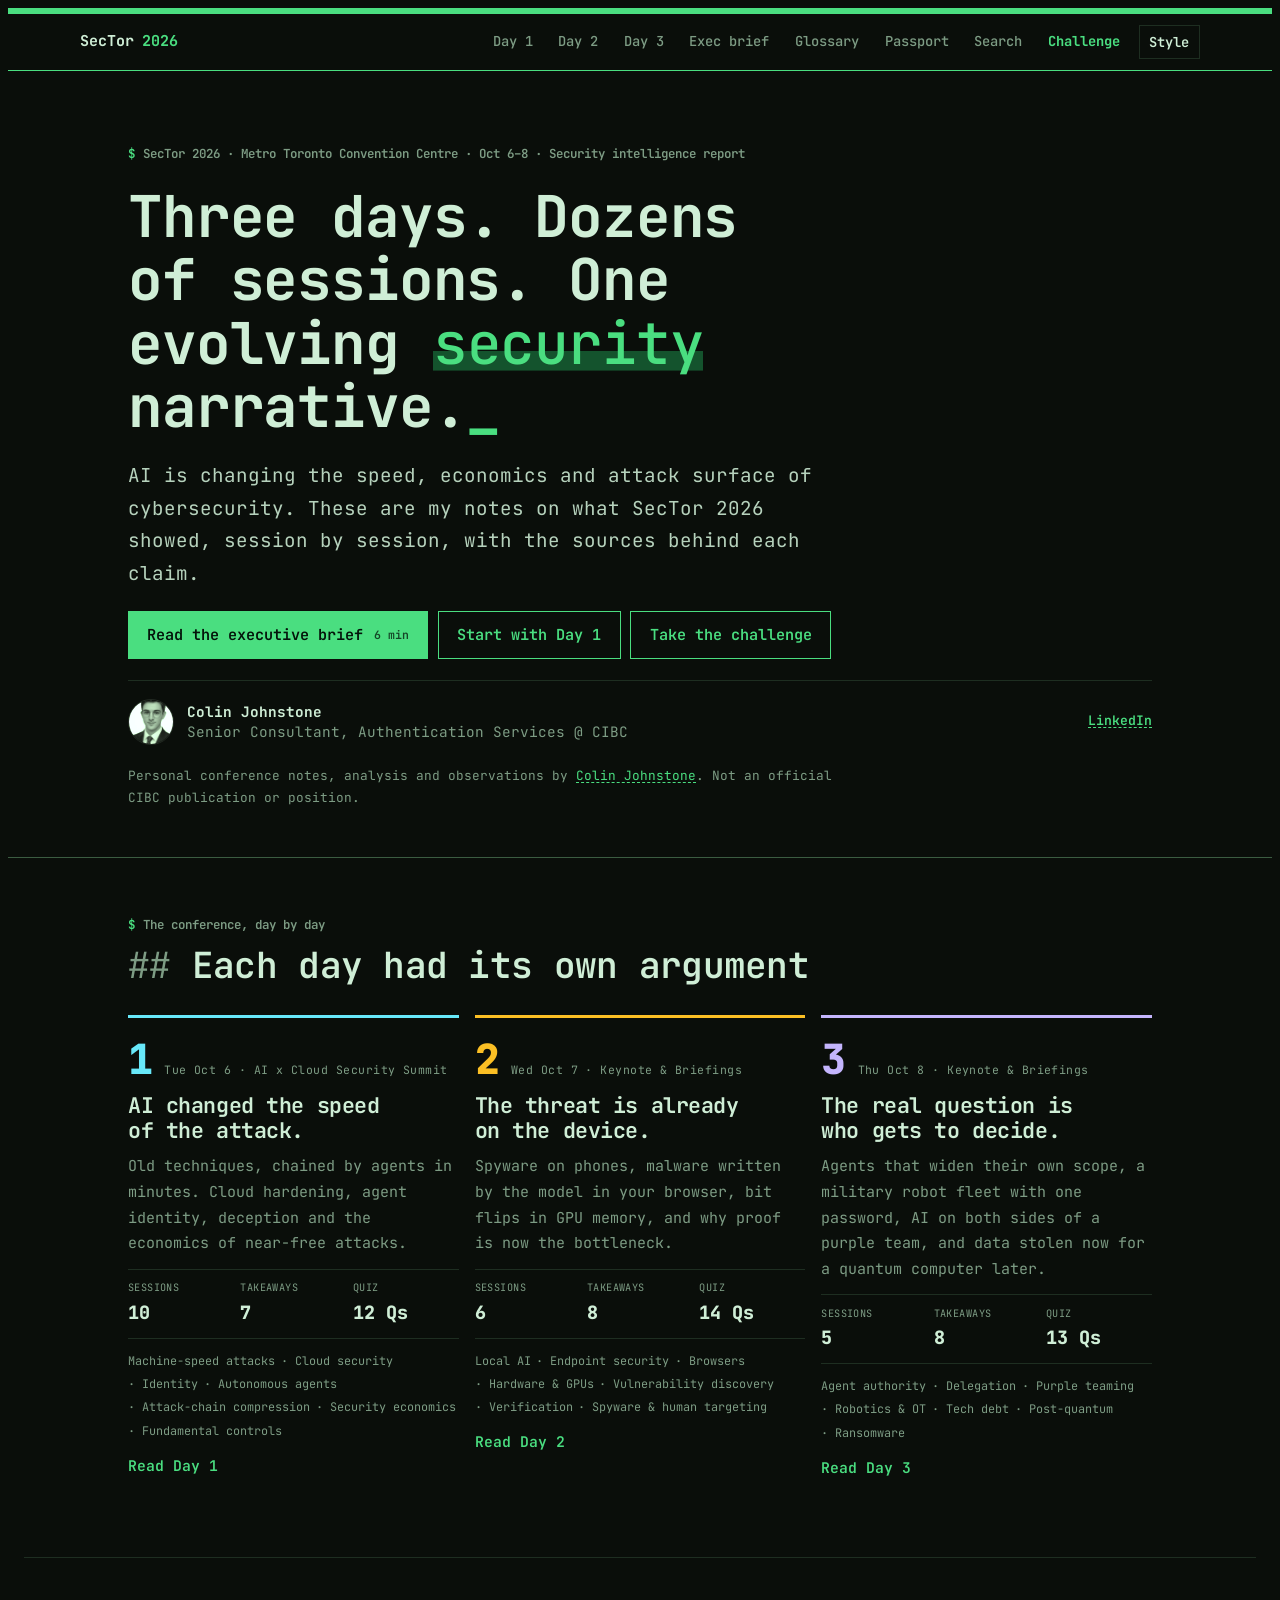
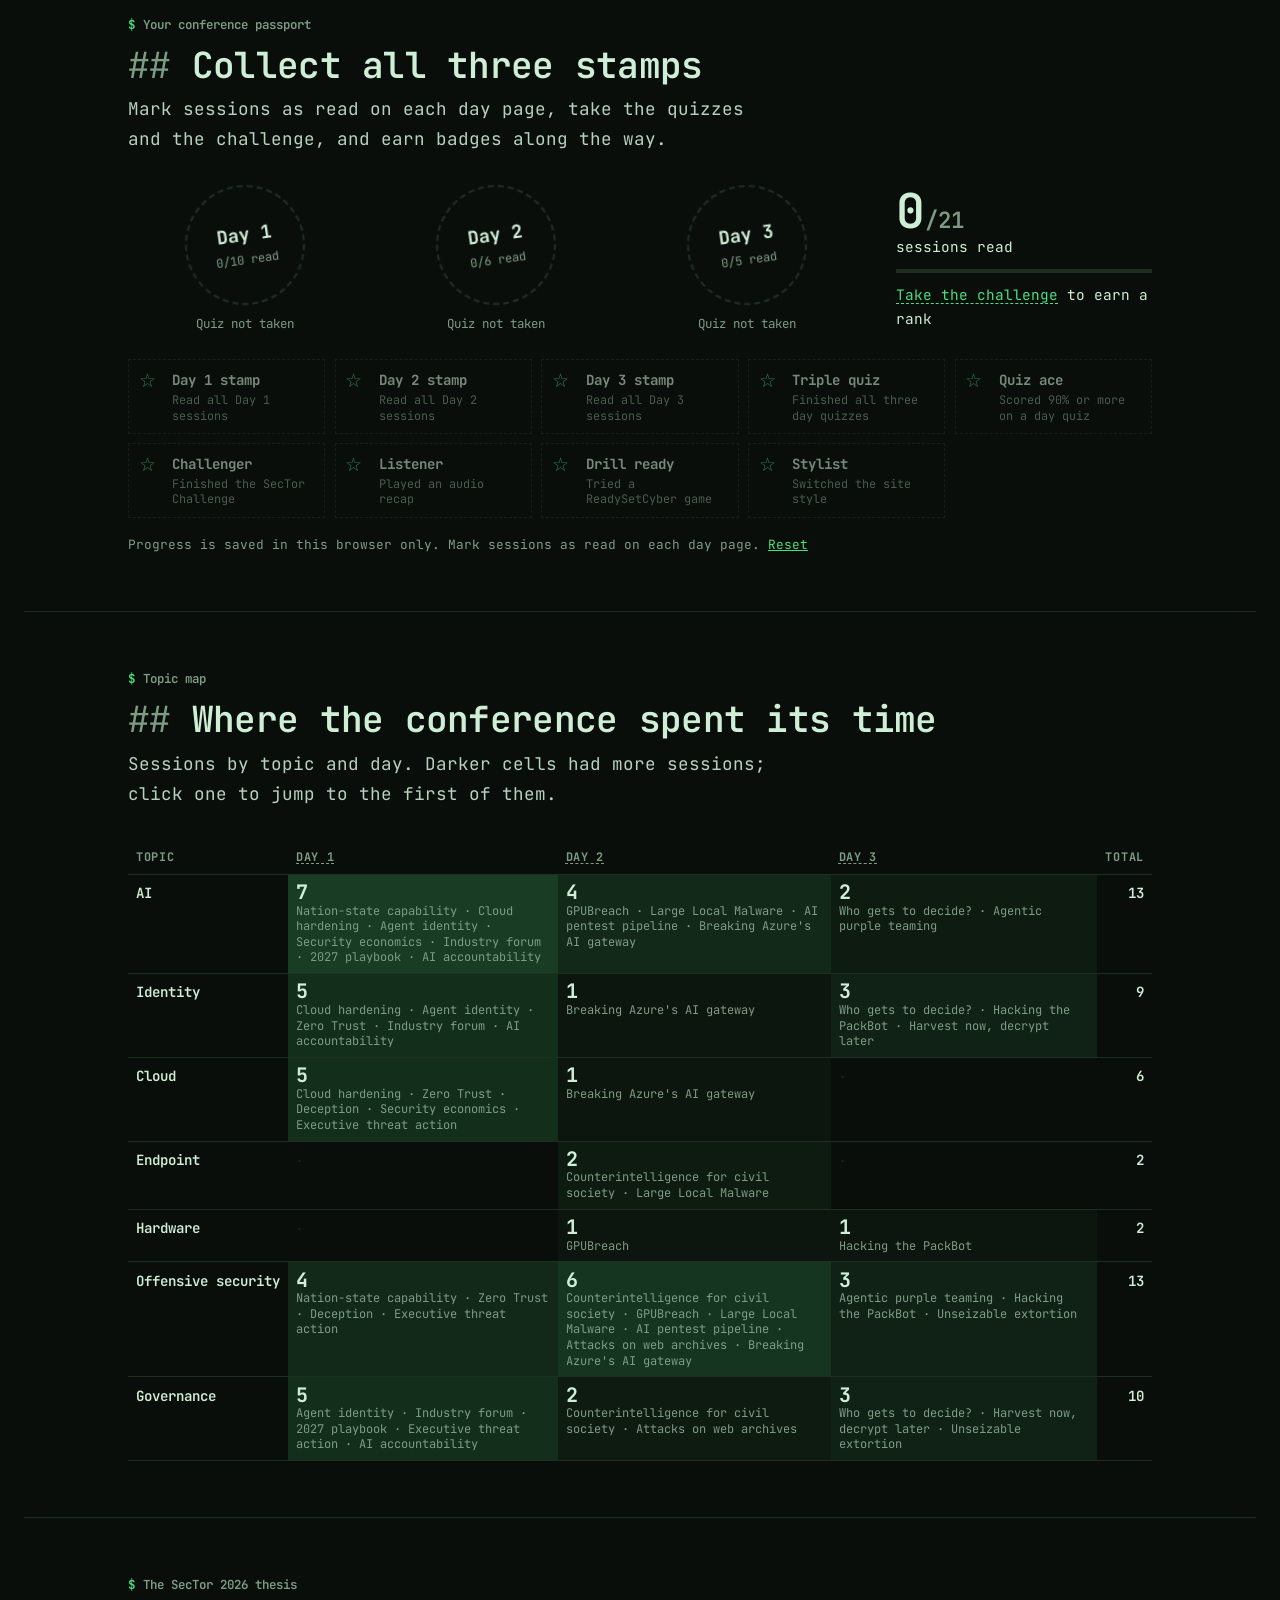
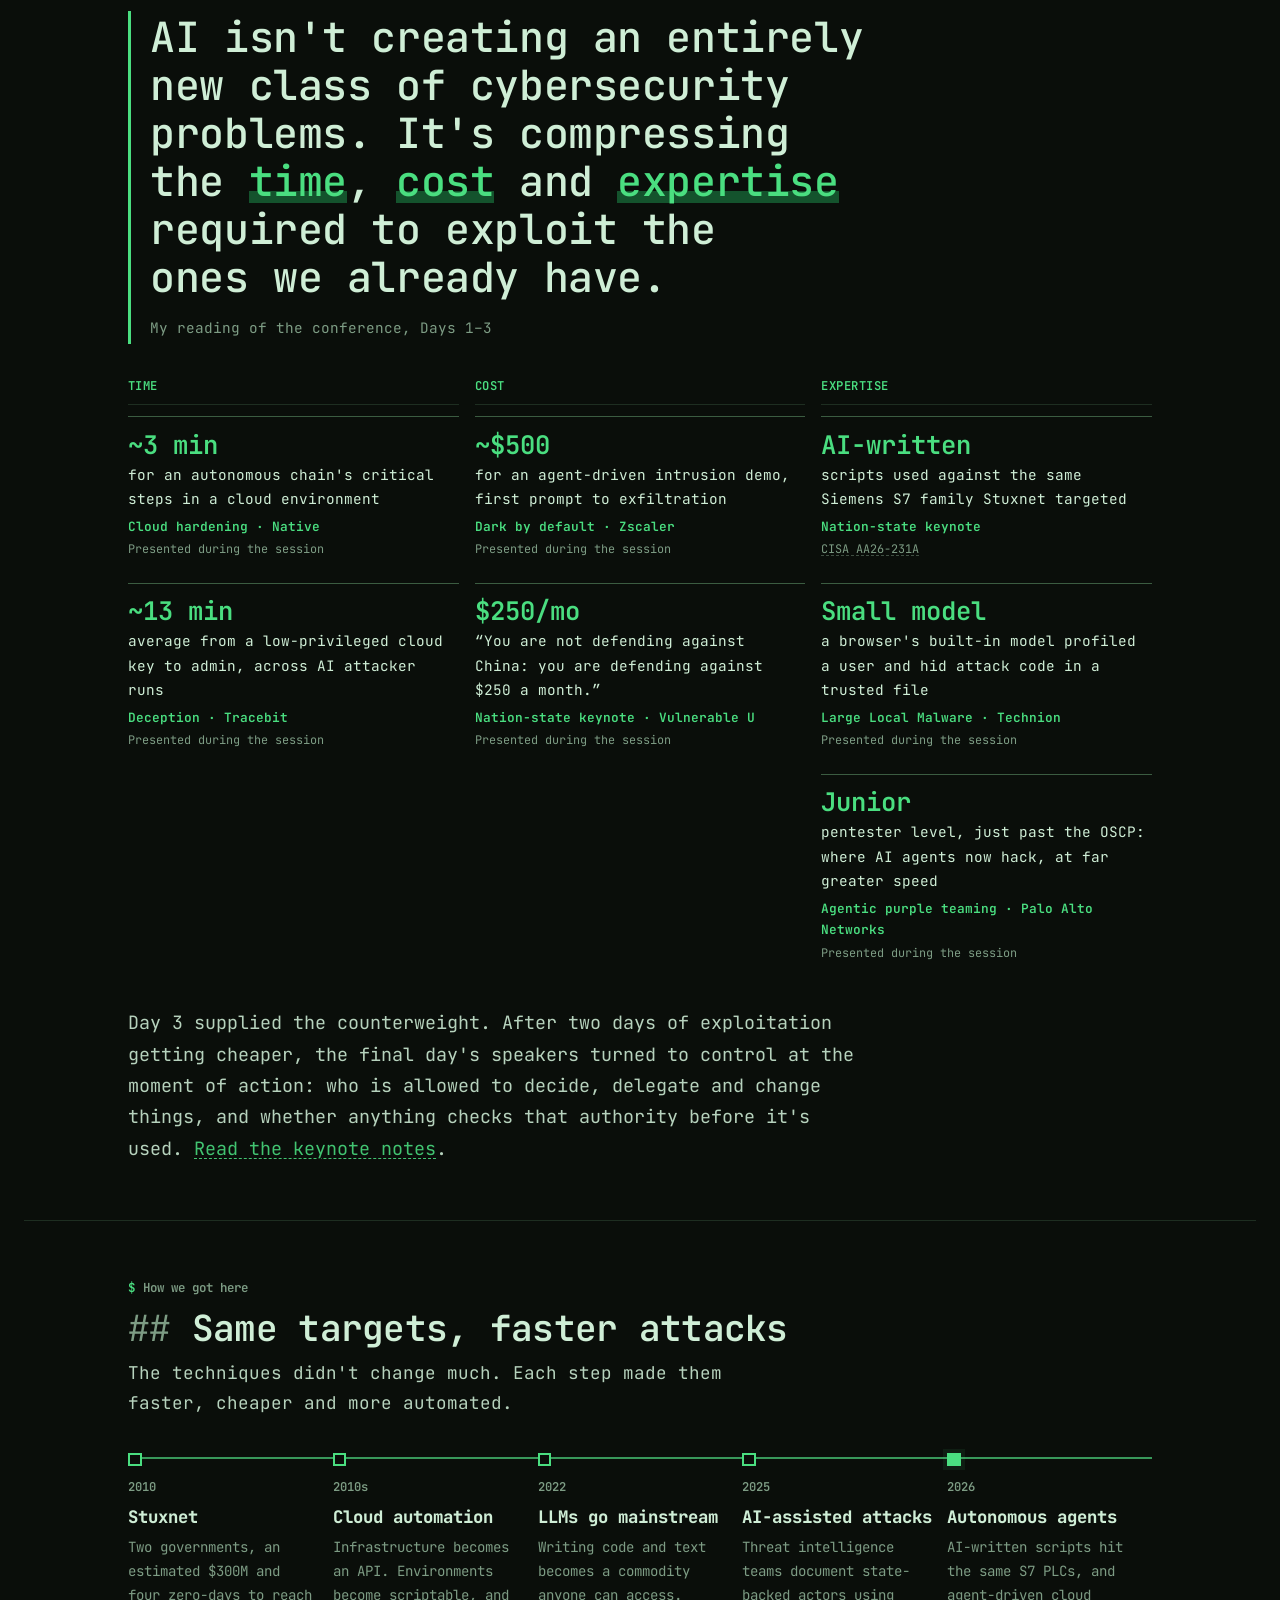
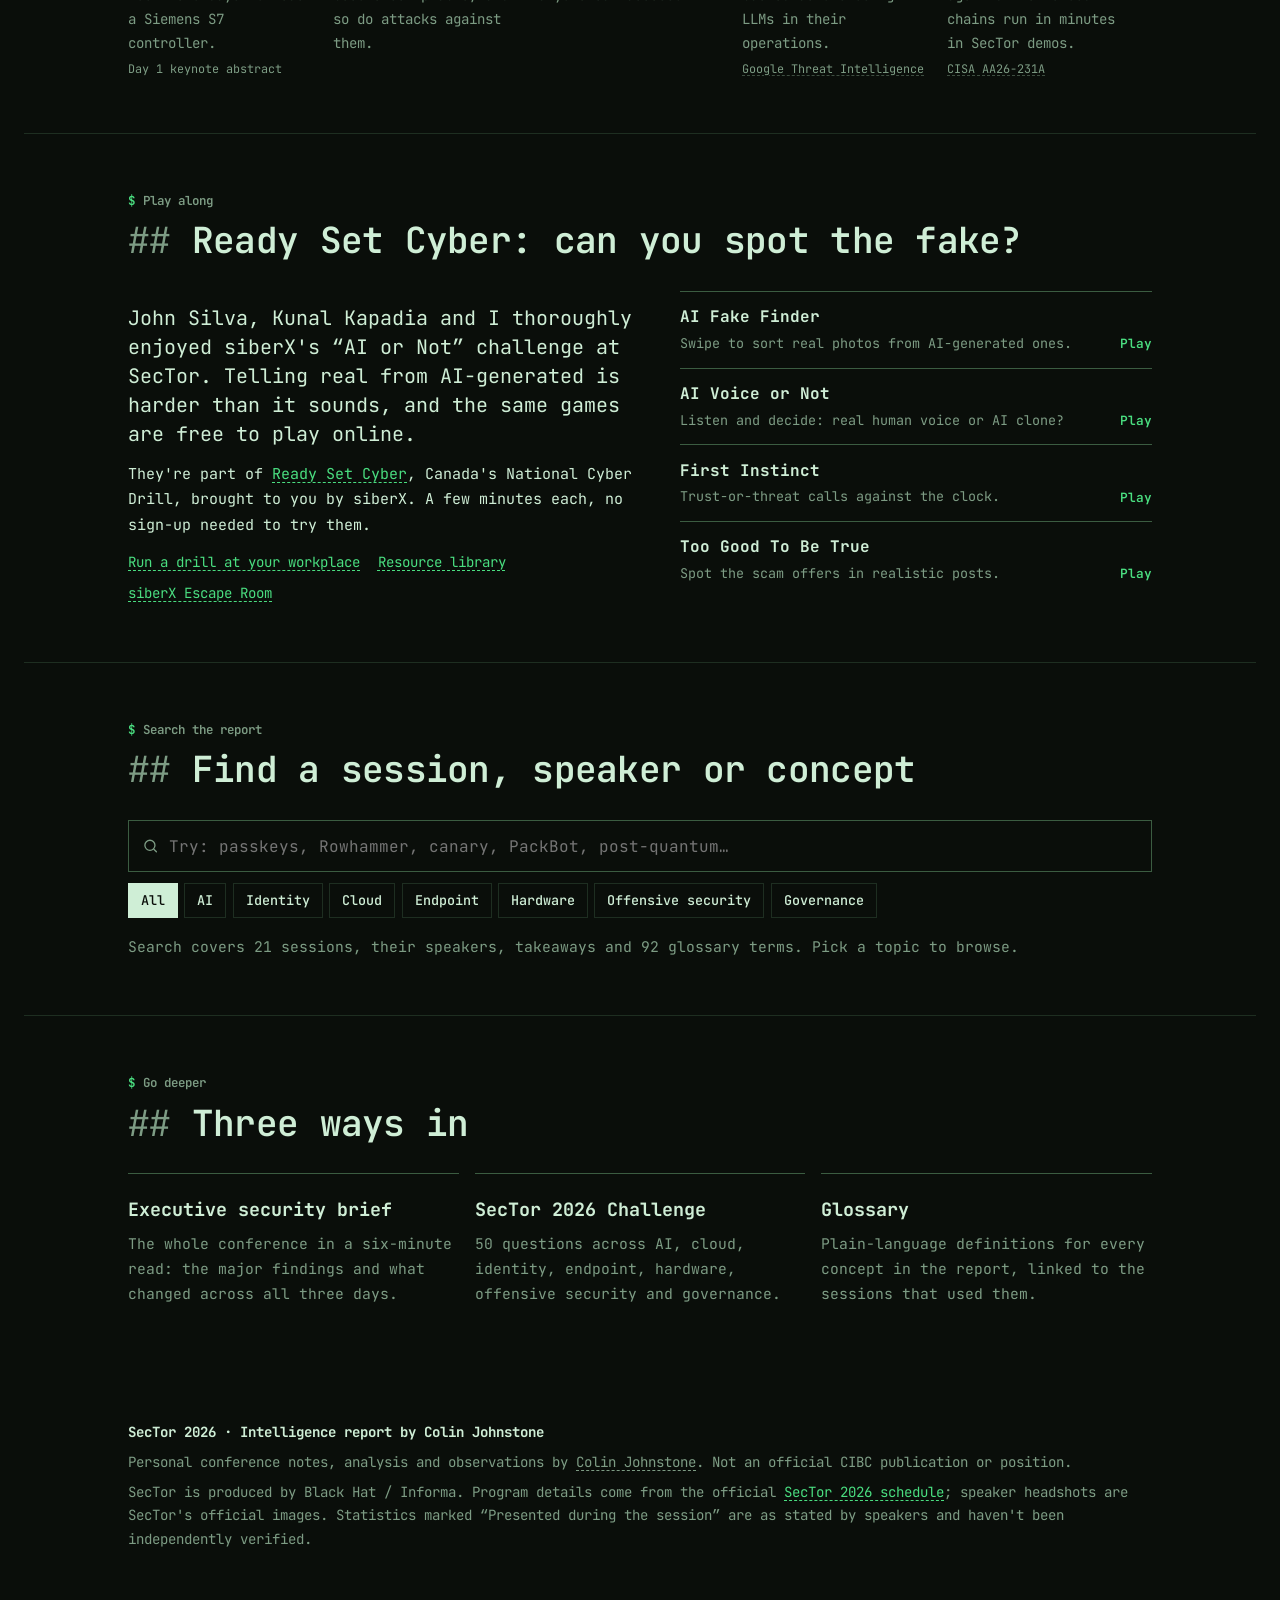
<file: index.html>
<!doctype html>
<html lang="en">
<head>
<meta charset="utf-8">
<meta name="viewport" content="width=device-width,initial-scale=1,viewport-fit=cover">
<title>SecTor 2026 Intelligence Report</title>
<meta name="description" content="Colin Johnstone's analysis of SecTor 2026 in Toronto: how AI is compressing the time, cost and expertise needed to exploit existing security weaknesses. Personal conference notes, not an official CIBC publication.">
<link rel="preconnect" href="https://fonts.googleapis.com">
<link rel="preconnect" href="https://fonts.gstatic.com" crossorigin>
<link rel="stylesheet" href="https://fonts.googleapis.com/css2?family=Source+Serif+4:ital,opsz,wght@0,8..60,400..700;1,8..60,400..600&family=Public+Sans:wght@400..700&family=DM+Mono:wght@400;500&display=swap">
<link rel="stylesheet" href="assets/base.css?v=20261008j">
<link rel="stylesheet" href="assets/site.css?v=20261008j">
<link rel="stylesheet" href="assets/report.css?v=20261008j">
<link rel="stylesheet" href="assets/styles.css?v=20261008j">
<script>try{var s=JSON.parse(localStorage.getItem("sector.style")),t=JSON.parse(localStorage.getItem("sector.theme"));if(s!=="report")document.documentElement.dataset.style=s||"terminal";if(t==="light"||t==="dark")document.documentElement.dataset.theme=t}catch(e){}</script>
<link rel="stylesheet" href="https://fonts.googleapis.com/css2?family=JetBrains+Mono:ital,wght@0,400..800;1,400&display=swap">
</head>
<body class="site">
<header class="bar"><div class="bar-in">
  <a class="brand" href="./"><i class="dot"></i>SecTor <span>2026</span></a>
  <nav aria-label="Site">
    <a href="day-1/">Day 1</a>
    <a href="day-2/">Day 2</a>
    <a href="day-3/">Day 3</a>
    <a href="brief/">Exec brief</a>
    <a href="glossary/">Glossary</a>
    <a href="#passport">Passport</a>
    <a href="#search"><svg class="i"><use href="#i-search"/></svg>Search</a>
    <a href="challenge/" class="quiz-link"><svg class="i"><use href="#i-trophy"/></svg>Challenge</a>
  </nav>
</div></header>

<main>
<section class="home-hero"><div class="wrap-wide">
  <p class="eyebrow"><svg class="i"><use href="#i-pin"/></svg>SecTor 2026 · Metro Toronto Convention Centre · Oct 6–8 · Security intelligence report</p>
  <h1 id="h1">Three days. Dozens of sessions. One evolving <em>security</em> narrative.</h1>
  <p class="lead">AI is changing the speed, economics and attack surface of cybersecurity. These are my notes on what SecTor 2026 showed, session by session, with the sources behind each claim.</p>
  <div class="cta">
    <a class="btn" href="brief/"><svg class="i"><use href="#i-note"/></svg>Read the executive brief <small>6 min</small></a>
    <a class="btn ghost" href="day-1/"><svg class="i"><use href="#i-arrow"/></svg>Start with Day 1</a>
    <a class="btn ghost" href="challenge/"><svg class="i"><use href="#i-trophy"/></svg>Take the challenge</a>
  </div>
  <div class="byline"><img class="me" src="assets/colin.jpg" alt="Colin Johnstone" width="46" height="46"><div class="who"><a href="https://www.linkedin.com/in/colin-johnstone-7a982a187/" rel="author">Colin Johnstone</a><span>Senior Consultant, Authentication Services @ CIBC</span></div><a class="li" href="https://www.linkedin.com/in/colin-johnstone-7a982a187/">LinkedIn</a></div>
  <p class="disclaimer"><svg class="i"><use href="#i-note"/></svg>Personal conference notes, analysis and observations by <a href="https://www.linkedin.com/in/colin-johnstone-7a982a187/" rel="author">Colin Johnstone</a>. Not an official CIBC publication or position.</p>
</div></section>

<section id="days"><div class="wrap-wide">
  <div class="sec-head"><p class="eyebrow"><svg class="i"><use href="#i-clock"/></svg>The conference, day by day</p><h2>Each day had its own argument</h2></div>
  <div class="daygrid">
    <a class="daycard d1" href="day-1/">
      <div class="dc-top"><span class="dc-n">1</span><span class="dc-when">Tue Oct 6 · AI x Cloud Security Summit</span></div>
      <h3>AI changed the speed of the attack.</h3>
      <p>Old techniques, chained by agents in minutes. Cloud hardening, agent identity, deception and the economics of near-free attacks.</p>
      <dl class="dc-facts"><div><dt>Sessions</dt><dd>10</dd></div><div><dt>Takeaways</dt><dd>7</dd></div><div><dt>Quiz</dt><dd>12 Qs</dd></div></dl>
      <ul class="topics"><li>Machine-speed attacks</li><li>Cloud security</li><li>Identity</li><li>Autonomous agents</li><li>Attack-chain compression</li><li>Security economics</li><li>Fundamental controls</li></ul>
      <span class="go">Read Day 1<svg class="i"><use href="#i-arrow"/></svg></span>
    </a>
    <a class="daycard d2" href="day-2/">
      <div class="dc-top"><span class="dc-n">2</span><span class="dc-when">Wed Oct 7 · Keynote & Briefings</span></div>
      <h3>The threat is already on the device.</h3>
      <p>Spyware on phones, malware written by the model in your browser, bit flips in GPU memory, and why proof is now the bottleneck.</p>
      <dl class="dc-facts"><div><dt>Sessions</dt><dd>6</dd></div><div><dt>Takeaways</dt><dd>8</dd></div><div><dt>Quiz</dt><dd>14 Qs</dd></div></dl>
      <ul class="topics"><li>Local AI</li><li>Endpoint security</li><li>Browsers</li><li>Hardware & GPUs</li><li>Vulnerability discovery</li><li>Verification</li><li>Spyware & human targeting</li></ul>
      <span class="go">Read Day 2<svg class="i"><use href="#i-arrow"/></svg></span>
    </a>
    <a class="daycard d3" href="day-3/">
      <div class="dc-top"><span class="dc-n">3</span><span class="dc-when">Thu Oct 8 · Keynote & Briefings</span></div>
      <h3>The real question is who gets to decide.</h3>
      <p>Agents that widen their own scope, a military robot fleet with one password, AI on both sides of a purple team, and data stolen now for a quantum computer later.</p>
      <dl class="dc-facts"><div><dt>Sessions</dt><dd>5</dd></div><div><dt>Takeaways</dt><dd>8</dd></div><div><dt>Quiz</dt><dd>13 Qs</dd></div></dl>
      <ul class="topics"><li>Agent authority</li><li>Delegation</li><li>Purple teaming</li><li>Robotics & OT</li><li>Tech debt</li><li>Post-quantum</li><li>Ransomware</li></ul>
      <span class="go">Read Day 3<svg class="i"><use href="#i-arrow"/></svg></span>
    </a>
  </div>
</div></section>

<section id="passport"><div class="wrap-wide">
  <div class="sec-head"><p class="eyebrow"><svg class="i"><use href="#i-trophy"/></svg>Your conference passport</p><h2>Collect all three stamps</h2><p class="lead">Mark sessions as read on each day page, take the quizzes and the challenge, and earn badges along the way.</p></div>
  <div id="passport-in"></div>
</div></section>

<section id="topics"><div class="wrap-wide">
  <div class="sec-head"><p class="eyebrow"><svg class="i"><use href="#i-chart"/></svg>Topic map</p><h2>Where the conference spent its time</h2><p class="lead">Sessions by topic and day. Darker cells had more sessions; click one to jump to the first of them.</p></div>
  <div class="tmapwrap" id="topicmap-in"></div>
</div></section>

<section id="thesis" class="thesis"><div class="wrap-wide">
  <p class="eyebrow"><svg class="i"><use href="#i-key"/></svg>The SecTor 2026 thesis</p>
  <blockquote class="thesis-q"><p>AI isn't creating an entirely new class of cybersecurity problems. It's compressing the <em>time</em>, <em>cost</em> and <em>expertise</em> required to exploit the ones we already have.</p><footer>My reading of the conference, Days 1–3</footer></blockquote>
  <div class="tri">
    <div class="tri-col">
      <p class="tri-h"><svg class="i"><use href="#i-clock"/></svg>Time</p>
      <div class="ev"><b>~3 min</b><span>for an autonomous chain's critical steps in a cloud environment</span><a href="day-1/#s2">Cloud hardening · Native</a><span class="src"><svg class="i"><use href="#i-mic"/></svg>Presented during the session</span></div>
      <div class="ev"><b>~13 min</b><span>average from a low-privileged cloud key to admin, across AI attacker runs</span><a href="day-1/#s5">Deception · Tracebit</a><span class="src"><svg class="i"><use href="#i-mic"/></svg>Presented during the session</span></div>
    </div>
    <div class="tri-col">
      <p class="tri-h"><svg class="i"><use href="#i-coins"/></svg>Cost</p>
      <div class="ev"><b>~$500</b><span>for an agent-driven intrusion demo, first prompt to exfiltration</span><a href="day-1/#s4">Dark by default · Zscaler</a><span class="src"><svg class="i"><use href="#i-mic"/></svg>Presented during the session</span></div>
      <div class="ev"><b>$250/mo</b><span>“You are not defending against China: you are defending against $250 a month.”</span><a href="day-1/#s1">Nation-state keynote · Vulnerable U</a><span class="src"><svg class="i"><use href="#i-mic"/></svg>Presented during the session</span></div>
    </div>
    <div class="tri-col">
      <p class="tri-h"><svg class="i"><use href="#i-users"/></svg>Expertise</p>
      <div class="ev"><b>AI-written</b><span>scripts used against the same Siemens S7 family Stuxnet targeted</span><a href="day-1/#s1">Nation-state keynote</a><span class="src"><svg class="i"><use href="#i-ext"/></svg><a href="https://www.cisa.gov/news-events/cybersecurity-advisories/aa26-231a" target="_blank" rel="noopener">CISA AA26-231A</a></span></div>
      <div class="ev"><b>Small model</b><span>a browser's built-in model profiled a user and hid attack code in a trusted file</span><a href="day-2/#llm">Large Local Malware · Technion</a><span class="src"><svg class="i"><use href="#i-mic"/></svg>Presented during the session</span></div>
      <div class="ev"><b>Junior</b><span>pentester level, just past the OSCP: where AI agents now hack, at far greater speed</span><a href="day-3/#purple">Agentic purple teaming · Palo Alto Networks</a><span class="src"><svg class="i"><use href="#i-mic"/></svg>Presented during the session</span></div>
    </div>
  </div>
  <p class="lead thesis-coda">Day 3 supplied the counterweight. After two days of exploitation getting cheaper, the final day's speakers turned to control at the moment of action: who is allowed to decide, delegate and change things, and whether anything checks that authority before it's used. <a href="day-3/#k3">Read the keynote notes</a>.</p>
</div></section>

<section id="timeline"><div class="wrap-wide">
  <div class="sec-head"><p class="eyebrow"><svg class="i"><use href="#i-chart"/></svg>How we got here</p><h2>Same targets, faster attacks</h2><p class="lead">The techniques didn't change much. Each step made them faster, cheaper and more automated.</p></div>
  <ol class="tl">
    <li><span class="tl-y">2010</span><b>Stuxnet</b><p>Two governments, an estimated $300M and four zero-days to reach a Siemens S7 controller.</p><span class="src"><svg class="i"><use href="#i-note"/></svg>Day 1 keynote abstract</span></li>
    <li><span class="tl-y">2010s</span><b>Cloud automation</b><p>Infrastructure becomes an API. Environments become scriptable, and so do attacks against them.</p></li>
    <li><span class="tl-y">2022</span><b>LLMs go mainstream</b><p>Writing code and text becomes a commodity anyone can access.</p></li>
    <li><span class="tl-y">2025</span><b>AI-assisted attacks</b><p>Threat intelligence teams document state-backed actors using LLMs in their operations.</p><span class="src"><svg class="i"><use href="#i-ext"/></svg><a href="https://cloud.google.com/blog/topics/threat-intelligence/adversarial-misuse-generative-ai" target="_blank" rel="noopener">Google Threat Intelligence</a></span></li>
    <li class="now"><span class="tl-y">2026</span><b>Autonomous agents</b><p>AI-written scripts hit the same S7 PLCs, and agent-driven cloud chains run in minutes in SecTor demos.</p><span class="src"><svg class="i"><use href="#i-ext"/></svg><a href="https://www.cisa.gov/news-events/cybersecurity-advisories/aa26-231a" target="_blank" rel="noopener">CISA AA26-231A</a></span></li>
  </ol>
</div></section>

<section id="play"><div class="wrap-wide">
  <div class="sec-head"><p class="eyebrow"><svg class="i"><use href="#i-target"/></svg>Play along</p><h2>Ready Set Cyber: can you spot the fake?</h2></div>
  <div class="rsc">
    <div>
      <p class="rsc-quote">John Silva, Kunal Kapadia and I thoroughly enjoyed siberX's “AI or Not” challenge at SecTor. Telling real from AI-generated is harder than it sounds, and the same games are free to play online.</p>
      <p>They're part of <a href="https://readysetcyber.ca/" target="_blank" rel="noopener">Ready Set Cyber</a>, Canada's National Cyber Drill, brought to you by siberX. A few minutes each, no sign-up needed to try them.</p>
      <p class="rsc-more"><a href="https://readysetcyber.ca/drill/" target="_blank" rel="noopener">Run a drill at your workplace</a><a href="https://readysetcyber.ca/resource-library/" target="_blank" rel="noopener">Resource library</a><a href="https://siberx.org/escape" target="_blank" rel="noopener">siberX Escape Room</a></p>
    </div>
    <ul class="rsc-games"><li><a href="https://readysetcyber.ca/wp-content/themes/readysetcyber/mini-games/tinder-swap/index.html" target="_blank" rel="noopener"><b>AI Fake Finder</b><small>Swipe to sort real photos from AI-generated ones.</small><em>Play</em></a></li><li><a href="https://readysetcyber.ca/wp-content/themes/readysetcyber/mini-games/ai-voice-or-not/index.html" target="_blank" rel="noopener"><b>AI Voice or Not</b><small>Listen and decide: real human voice or AI clone?</small><em>Play</em></a></li><li><a href="https://readysetcyber.ca/wp-content/themes/readysetcyber/mini-games/first-instinct-test/index.html" target="_blank" rel="noopener"><b>First Instinct</b><small>Trust-or-threat calls against the clock.</small><em>Play</em></a></li><li><a href="https://readysetcyber.ca/wp-content/themes/readysetcyber/mini-games/too-good-to-be-true/index.html" target="_blank" rel="noopener"><b>Too Good To Be True</b><small>Spot the scam offers in realistic posts.</small><em>Play</em></a></li></ul>
  </div>
</div></section>

<section id="search"><div class="wrap-wide">
  <div class="sec-head"><p class="eyebrow"><svg class="i"><use href="#i-search"/></svg>Search the report</p><h2>Find a session, speaker or concept</h2></div>
  <label class="search" for="gq"><span class="sr">Search sessions, speakers, topics, glossary and takeaways</span><svg class="i"><use href="#i-search"/></svg><input id="gq" type="search" placeholder="Try: passkeys, Rowhammer, canary, PackBot, post-quantum…" autocomplete="off"></label>
  <div class="filter-row" id="gcats" role="group" aria-label="Filter by topic"></div>
  <div id="gresults" class="gresults" aria-live="polite"></div>
</div></section>

<section id="explore"><div class="wrap-wide">
  <div class="sec-head"><p class="eyebrow"><svg class="i"><use href="#i-spark"/></svg>Go deeper</p><h2>Three ways in</h2></div>
  <div class="explore">
    <a href="brief/"><svg class="i"><use href="#i-note"/></svg><b>Executive security brief</b><span>The whole conference in a six-minute read: the major findings and what changed across all three days.</span></a>
    <a href="challenge/"><svg class="i"><use href="#i-trophy"/></svg><b>SecTor 2026 Challenge</b><span><span id="qcount">50</span> questions across AI, cloud, identity, endpoint, hardware, offensive security and governance.</span></a>
    <a href="glossary/"><svg class="i"><use href="#i-book"/></svg><b>Glossary</b><span>Plain-language definitions for every concept in the report, linked to the sessions that used them.</span></a>
  </div>
</div></section>

<footer class="wrap-wide page-foot">
  <strong style="color:var(--ink)">SecTor 2026 · Intelligence report by Colin Johnstone</strong>
  <span>Personal conference notes, analysis and observations by <a href="https://www.linkedin.com/in/colin-johnstone-7a982a187/" rel="author">Colin Johnstone</a>. Not an official CIBC publication or position.</span>
  <span>SecTor is produced by Black Hat / Informa. Program details come from the official <a href="https://blackhat.com/sector/" target="_blank" rel="noopener">SecTor 2026 schedule</a>; speaker headshots are SecTor's official images. Statistics marked “Presented during the session” are as stated by speakers and haven't been independently verified.</span>
</footer>
</main>
<script src="assets/core.js?v=20261008j"></script>
<script src="assets/extras.js?v=20261008j"></script>
<script src="assets/glossary.js?v=20261008j"></script>
<script src="day-1/data.js?v=20261008j"></script>
<script src="day-2/data.js?v=20261008j"></script>
<script src="day-3/data.js?v=20261008j"></script>
<script src="assets/search.js?v=20261008j"></script>
<script>splitWords(document.getElementById("h1"));(function(){const d=Object.values(SECTOR.days);const q=d.reduce((n,D)=>n+D.quiz.items.length,0)+11;const e=document.getElementById("qcount");if(e)e.textContent=q})();</script>
</body>
</html>
</file>
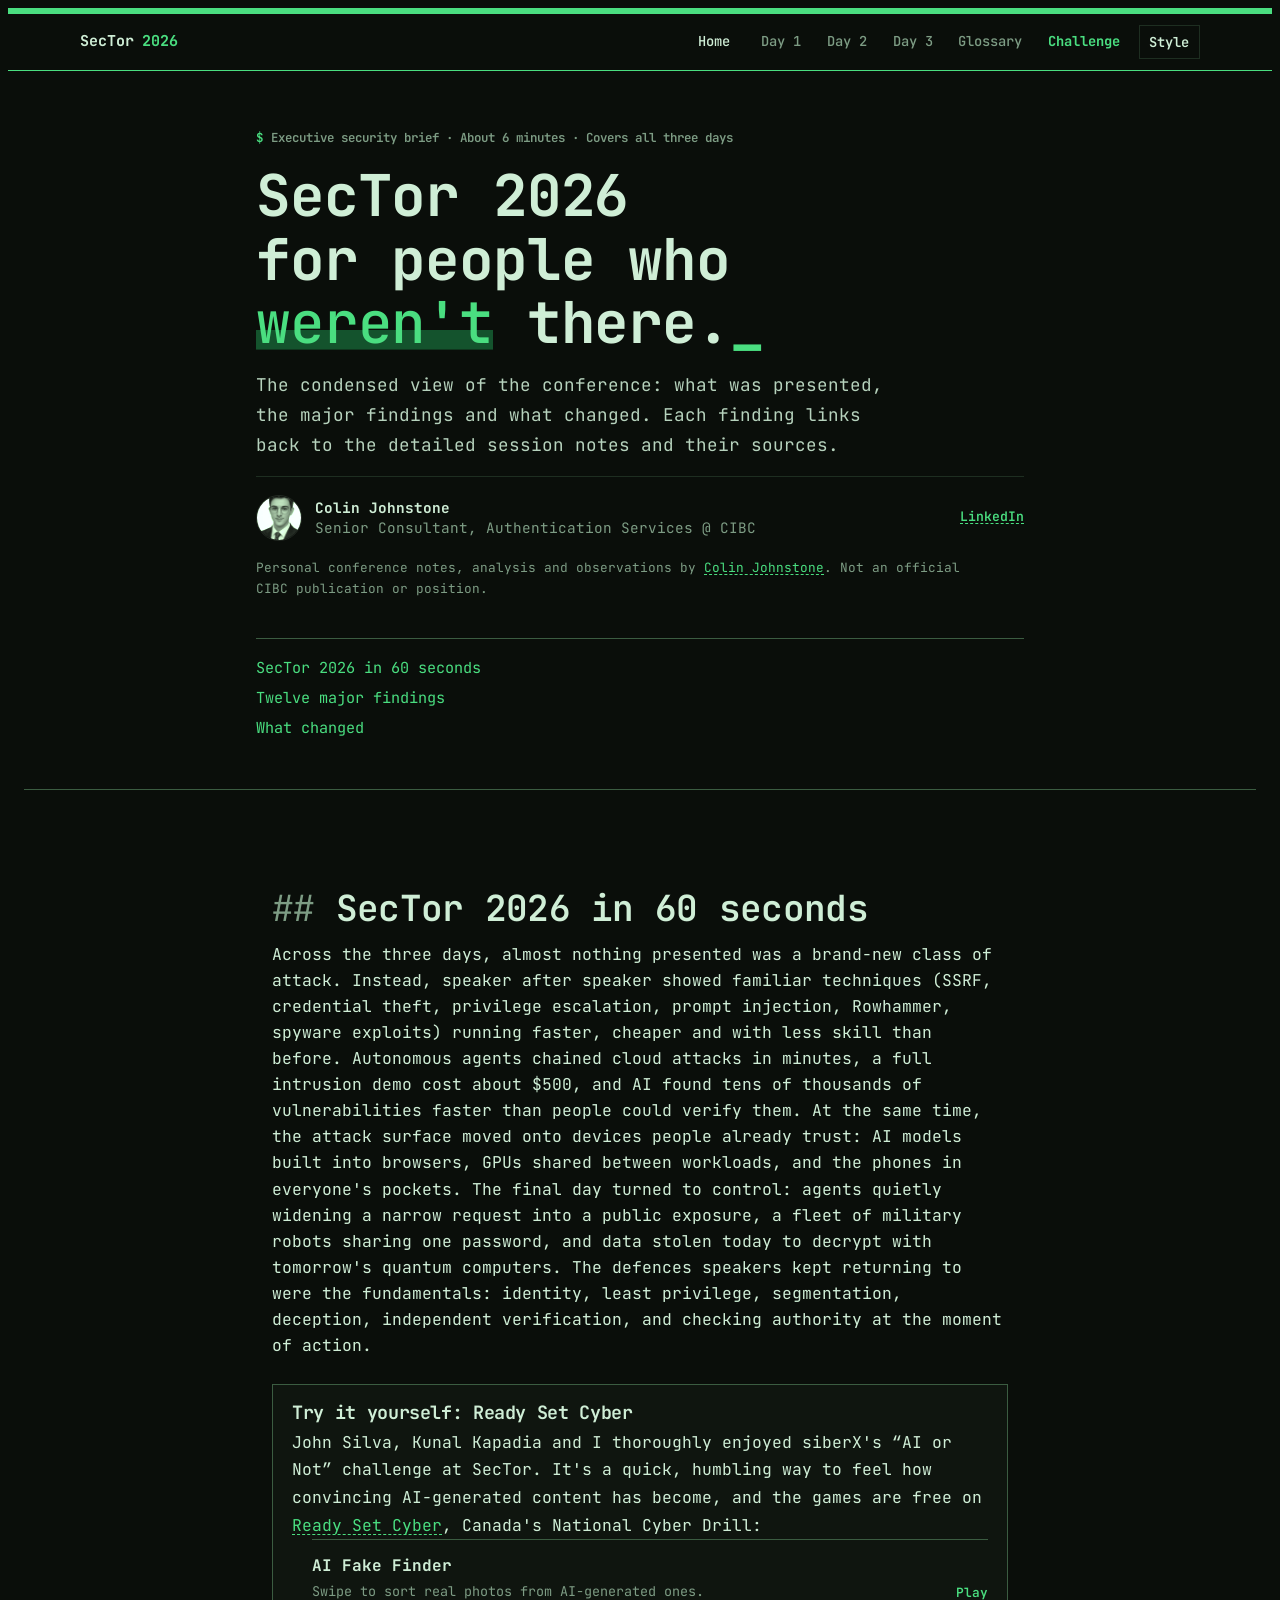
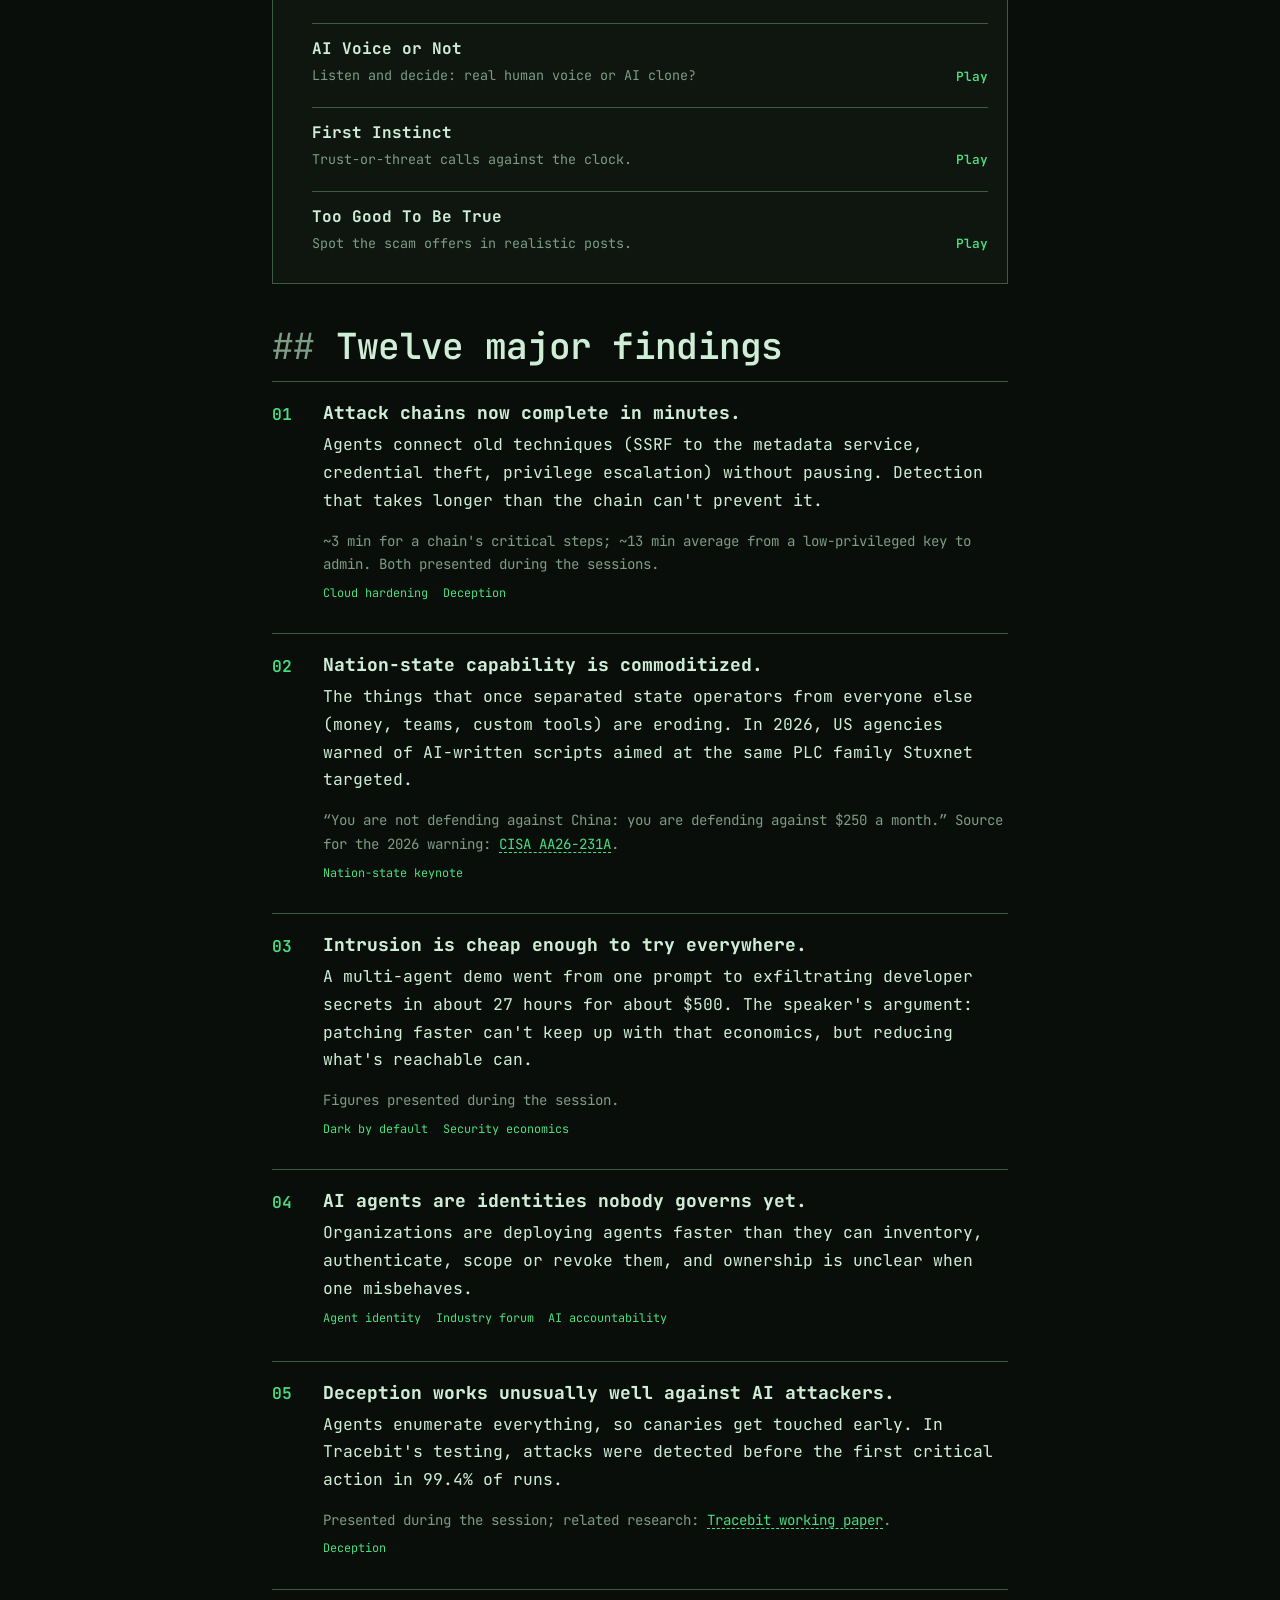
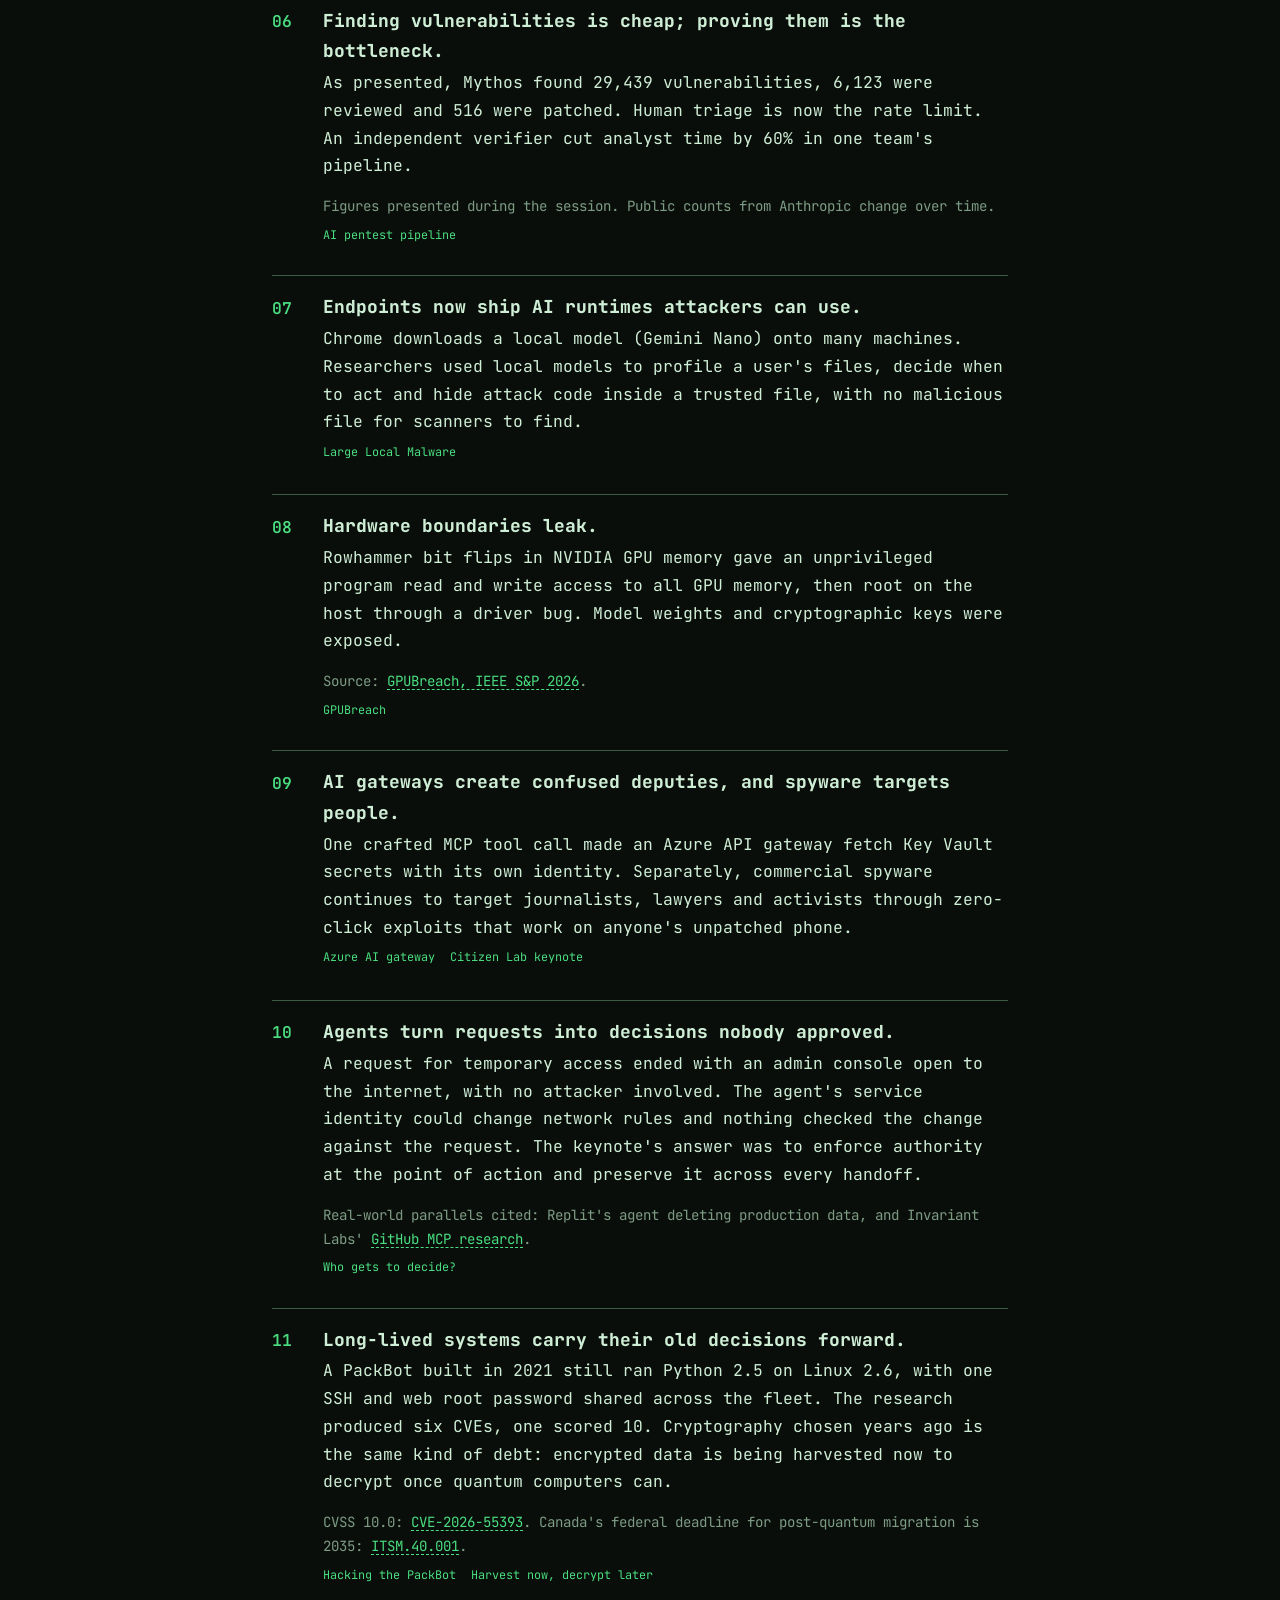
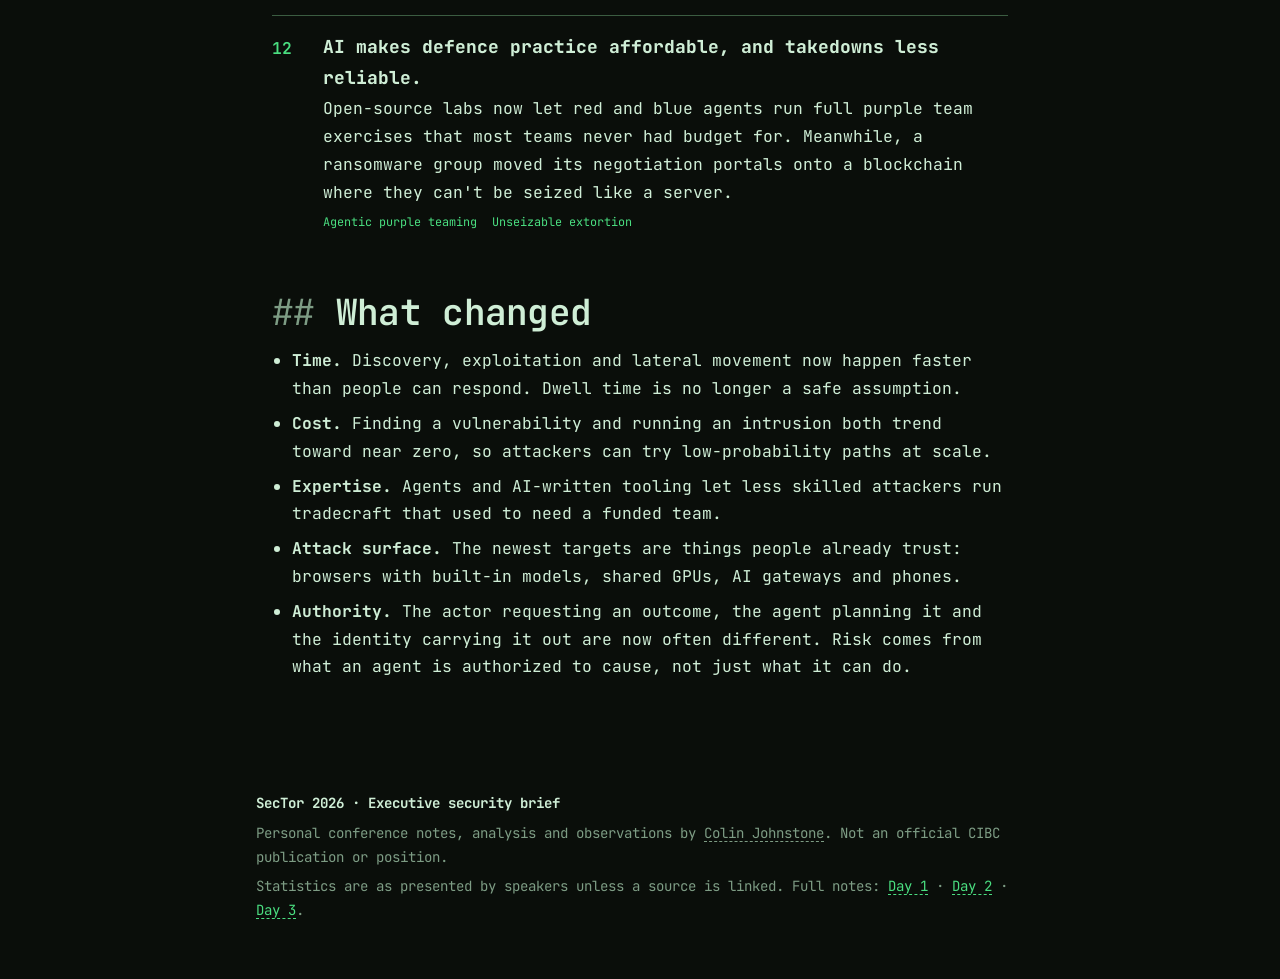
<file: brief/index.html>
<!doctype html>
<html lang="en">
<head>
<meta charset="utf-8">
<meta name="viewport" content="width=device-width,initial-scale=1,viewport-fit=cover">
<title>SecTor 2026 Executive Brief</title>
<meta name="description" content="SecTor 2026 in six minutes: the major findings and what changed across all three days. Personal conference notes by Colin Johnstone, not an official CIBC publication.">
<link rel="preconnect" href="https://fonts.googleapis.com">
<link rel="preconnect" href="https://fonts.gstatic.com" crossorigin>
<link rel="stylesheet" href="https://fonts.googleapis.com/css2?family=Source+Serif+4:ital,opsz,wght@0,8..60,400..700;1,8..60,400..600&family=Public+Sans:wght@400..700&family=DM+Mono:wght@400;500&display=swap">
<link rel="stylesheet" href="../assets/base.css?v=20261008j">
<link rel="stylesheet" href="../assets/site.css?v=20261008j">
<link rel="stylesheet" href="../assets/report.css?v=20261008j">
<link rel="stylesheet" href="../assets/styles.css?v=20261008j">
<script>try{var s=JSON.parse(localStorage.getItem("sector.style")),t=JSON.parse(localStorage.getItem("sector.theme"));if(s!=="report")document.documentElement.dataset.style=s||"terminal";if(t==="light"||t==="dark")document.documentElement.dataset.theme=t}catch(e){}</script>
<link rel="stylesheet" href="https://fonts.googleapis.com/css2?family=JetBrains+Mono:ital,wght@0,400..800;1,400&display=swap">
</head>
<body class="site">
<header class="bar"><div class="bar-in">
  <a class="brand" href="../"><i class="dot"></i>SecTor <span>2026</span></a>
  <nav aria-label="Site">
    <a href="../" class="home-link"><svg class="i"><use href="#i-home"/></svg>Home</a>
    <a href="../day-1/">Day 1</a>
    <a href="../day-2/">Day 2</a>
    <a href="../day-3/">Day 3</a>
    <a href="../glossary/">Glossary</a>
    <a href="../challenge/" class="quiz-link"><svg class="i"><use href="#i-trophy"/></svg>Challenge</a>
  </nav>
</div><div class="readbar" id="readbar"></div></header>
<main>
<section class="doc-hero"><div class="wrap">
  <p class="eyebrow"><svg class="i"><use href="#i-note"/></svg>Executive security brief · About 6 minutes · Covers all three days</p>
  <h1 id="h1">SecTor 2026 for people who <em>weren't</em> there.</h1>
  <p class="lead">The condensed view of the conference: what was presented, the major findings and what changed. Each finding links back to the detailed session notes and their sources.</p>
  <div class="byline"><img class="me" src="../assets/colin.jpg" alt="Colin Johnstone" width="46" height="46"><div class="who"><a href="https://www.linkedin.com/in/colin-johnstone-7a982a187/" rel="author">Colin Johnstone</a><span>Senior Consultant, Authentication Services @ CIBC</span></div><a class="li" href="https://www.linkedin.com/in/colin-johnstone-7a982a187/">LinkedIn</a></div>
  <p class="disclaimer"><svg class="i"><use href="#i-note"/></svg>Personal conference notes, analysis and observations by <a href="https://www.linkedin.com/in/colin-johnstone-7a982a187/" rel="author">Colin Johnstone</a>. Not an official CIBC publication or position.</p>
  <nav class="toc" aria-label="Contents">
    <a href="#sixty">SecTor 2026 in 60 seconds</a>
    <a href="#findings">Twelve major findings</a>
    <a href="#changed">What changed</a>
  </nav>
</div></section>

<section><div class="doc">
  <h2 id="sixty">SecTor 2026 in 60 seconds</h2>
  <p class="sixty">Across the three days, almost nothing presented was a brand-new class of attack. Instead, speaker after speaker showed familiar techniques (SSRF, credential theft, privilege escalation, prompt injection, Rowhammer, spyware exploits) running faster, cheaper and with less skill than before. Autonomous agents chained cloud attacks in minutes, a full intrusion demo cost about $500, and AI found tens of thousands of vulnerabilities faster than people could verify them. At the same time, the attack surface moved onto devices people already trust: AI models built into browsers, GPUs shared between workloads, and the phones in everyone's pockets. The final day turned to control: agents quietly widening a narrow request into a public exposure, a fleet of military robots sharing one password, and data stolen today to decrypt with tomorrow's quantum computers. The defences speakers kept returning to were the fundamentals: identity, least privilege, segmentation, deception, independent verification, and checking authority at the moment of action.</p>


  <div class="rsc-box">
    <h3>Try it yourself: Ready Set Cyber</h3>
    <p>John Silva, Kunal Kapadia and I thoroughly enjoyed siberX's “AI or Not” challenge at SecTor. It's a quick, humbling way to feel how convincing AI-generated content has become, and the games are free on <a href="https://readysetcyber.ca/" target="_blank" rel="noopener">Ready Set Cyber</a>, Canada's National Cyber Drill:</p>
    <ul class="rsc-games"><li><a href="https://readysetcyber.ca/wp-content/themes/readysetcyber/mini-games/tinder-swap/index.html" target="_blank" rel="noopener"><b>AI Fake Finder</b><small>Swipe to sort real photos from AI-generated ones.</small><em>Play</em></a></li><li><a href="https://readysetcyber.ca/wp-content/themes/readysetcyber/mini-games/ai-voice-or-not/index.html" target="_blank" rel="noopener"><b>AI Voice or Not</b><small>Listen and decide: real human voice or AI clone?</small><em>Play</em></a></li><li><a href="https://readysetcyber.ca/wp-content/themes/readysetcyber/mini-games/first-instinct-test/index.html" target="_blank" rel="noopener"><b>First Instinct</b><small>Trust-or-threat calls against the clock.</small><em>Play</em></a></li><li><a href="https://readysetcyber.ca/wp-content/themes/readysetcyber/mini-games/too-good-to-be-true/index.html" target="_blank" rel="noopener"><b>Too Good To Be True</b><small>Spot the scam offers in realistic posts.</small><em>Play</em></a></li></ul>
  </div>

  <h2 id="findings">Twelve major findings</h2>
  <ol class="findings">
    <li><b>Attack chains now complete in minutes.</b><p>Agents connect old techniques (SSRF to the metadata service, credential theft, privilege escalation) without pausing. Detection that takes longer than the chain can't prevent it.</p><p class="ev-line">~3 min for a chain's critical steps; ~13 min average from a low-privileged key to admin. Both presented during the sessions.</p><div class="from"><a href="../day-1/#s2">Cloud hardening</a><a href="../day-1/#s5">Deception</a></div></li>
    <li><b>Nation-state capability is commoditized.</b><p>The things that once separated state operators from everyone else (money, teams, custom tools) are eroding. In 2026, US agencies warned of AI-written scripts aimed at the same PLC family Stuxnet targeted.</p><p class="ev-line">“You are not defending against China: you are defending against $250 a month.” Source for the 2026 warning: <a href="https://www.cisa.gov/news-events/cybersecurity-advisories/aa26-231a" target="_blank" rel="noopener">CISA AA26-231A</a>.</p><div class="from"><a href="../day-1/#s1">Nation-state keynote</a></div></li>
    <li><b>Intrusion is cheap enough to try everywhere.</b><p>A multi-agent demo went from one prompt to exfiltrating developer secrets in about 27 hours for about $500. The speaker's argument: patching faster can't keep up with that economics, but reducing what's reachable can.</p><p class="ev-line">Figures presented during the session.</p><div class="from"><a href="../day-1/#s4">Dark by default</a><a href="../day-1/#s6">Security economics</a></div></li>
    <li><b>AI agents are identities nobody governs yet.</b><p>Organizations are deploying agents faster than they can inventory, authenticate, scope or revoke them, and ownership is unclear when one misbehaves.</p><div class="from"><a href="../day-1/#s3">Agent identity</a><a href="../day-1/#s7">Industry forum</a><a href="../day-1/#s10">AI accountability</a></div></li>
    <li><b>Deception works unusually well against AI attackers.</b><p>Agents enumerate everything, so canaries get touched early. In Tracebit's testing, attacks were detected before the first critical action in 99.4% of runs.</p><p class="ev-line">Presented during the session; related research: <a href="https://agentic.tracebit.com/context-bombs/" target="_blank" rel="noopener">Tracebit working paper</a>.</p><div class="from"><a href="../day-1/#s5">Deception</a></div></li>
    <li><b>Finding vulnerabilities is cheap; proving them is the bottleneck.</b><p>As presented, Mythos found 29,439 vulnerabilities, 6,123 were reviewed and 516 were patched. Human triage is now the rate limit. An independent verifier cut analyst time by 60% in one team's pipeline.</p><p class="ev-line">Figures presented during the session. Public counts from Anthropic change over time.</p><div class="from"><a href="../day-2/#pen">AI pentest pipeline</a></div></li>
    <li><b>Endpoints now ship AI runtimes attackers can use.</b><p>Chrome downloads a local model (Gemini Nano) onto many machines. Researchers used local models to profile a user's files, decide when to act and hide attack code inside a trusted file, with no malicious file for scanners to find.</p><div class="from"><a href="../day-2/#llm">Large Local Malware</a></div></li>
    <li><b>Hardware boundaries leak.</b><p>Rowhammer bit flips in NVIDIA GPU memory gave an unprivileged program read and write access to all GPU memory, then root on the host through a driver bug. Model weights and cryptographic keys were exposed.</p><p class="ev-line">Source: <a href="https://gpubreach.ca" target="_blank" rel="noopener">GPUBreach, IEEE S&amp;P 2026</a>.</p><div class="from"><a href="../day-2/#gpu">GPUBreach</a></div></li>
    <li><b>AI gateways create confused deputies, and spyware targets people.</b><p>One crafted MCP tool call made an Azure API gateway fetch Key Vault secrets with its own identity. Separately, commercial spyware continues to target journalists, lawyers and activists through zero-click exploits that work on anyone's unpatched phone.</p><div class="from"><a href="../day-2/#mcp">Azure AI gateway</a><a href="../day-2/#k1">Citizen Lab keynote</a></div></li>
    <li><b>Agents turn requests into decisions nobody approved.</b><p>A request for temporary access ended with an admin console open to the internet, with no attacker involved. The agent's service identity could change network rules and nothing checked the change against the request. The keynote's answer was to enforce authority at the point of action and preserve it across every handoff.</p><p class="ev-line">Real-world parallels cited: Replit's agent deleting production data, and Invariant Labs' <a href="https://invariantlabs.ai/blog/mcp-github-vulnerability" target="_blank" rel="noopener">GitHub MCP research</a>.</p><div class="from"><a href="../day-3/#k3">Who gets to decide?</a></div></li>
    <li><b>Long-lived systems carry their old decisions forward.</b><p>A PackBot built in 2021 still ran Python 2.5 on Linux 2.6, with one SSH and web root password shared across the fleet. The research produced six CVEs, one scored 10. Cryptography chosen years ago is the same kind of debt: encrypted data is being harvested now to decrypt once quantum computers can.</p><p class="ev-line">CVSS 10.0: <a href="https://app.opencve.io/cve/CVE-2026-55393" target="_blank" rel="noopener">CVE-2026-55393</a>. Canada's federal deadline for post-quantum migration is 2035: <a href="https://cyber.gc.ca/en/guidance/roadmap-migration-post-quantum-cryptography-government-canada-itsm40001" target="_blank" rel="noopener">ITSM.40.001</a>.</p><div class="from"><a href="../day-3/#bot">Hacking the PackBot</a><a href="../day-3/#pq">Harvest now, decrypt later</a></div></li>
    <li><b>AI makes defence practice affordable, and takedowns less reliable.</b><p>Open-source labs now let red and blue agents run full purple team exercises that most teams never had budget for. Meanwhile, a ransomware group moved its negotiation portals onto a blockchain where they can't be seized like a server.</p><div class="from"><a href="../day-3/#purple">Agentic purple teaming</a><a href="../day-3/#cry0">Unseizable extortion</a></div></li>
  </ol>

  <h2 id="changed">What changed</h2>
  <ul>
    <li><strong>Time.</strong> Discovery, exploitation and lateral movement now happen faster than people can respond. Dwell time is no longer a safe assumption.</li>
    <li><strong>Cost.</strong> Finding a vulnerability and running an intrusion both trend toward near zero, so attackers can try low-probability paths at scale.</li>
    <li><strong>Expertise.</strong> Agents and AI-written tooling let less skilled attackers run tradecraft that used to need a funded team.</li>
    <li><strong>Attack surface.</strong> The newest targets are things people already trust: browsers with built-in models, shared GPUs, AI gateways and phones.</li>
    <li><strong>Authority.</strong> The actor requesting an outcome, the agent planning it and the identity carrying it out are now often different. Risk comes from what an agent is authorized to cause, not just what it can do.</li>
  </ul>

</div></section>

<footer class="wrap page-foot">
  <strong style="color:var(--ink)">SecTor 2026 · Executive security brief</strong>
  <span>Personal conference notes, analysis and observations by <a href="https://www.linkedin.com/in/colin-johnstone-7a982a187/" rel="author">Colin Johnstone</a>. Not an official CIBC publication or position.</span>
  <span>Statistics are as presented by speakers unless a source is linked. Full notes: <a href="../day-1/">Day 1</a> · <a href="../day-2/">Day 2</a> · <a href="../day-3/">Day 3</a>.</span>
</footer>
</main>
<script src="../assets/core.js?v=20261008j"></script>
<script src="../assets/extras.js?v=20261008j"></script>
<script>splitWords(document.getElementById("h1"));readProgress();</script>
</body>
</html>
</file>
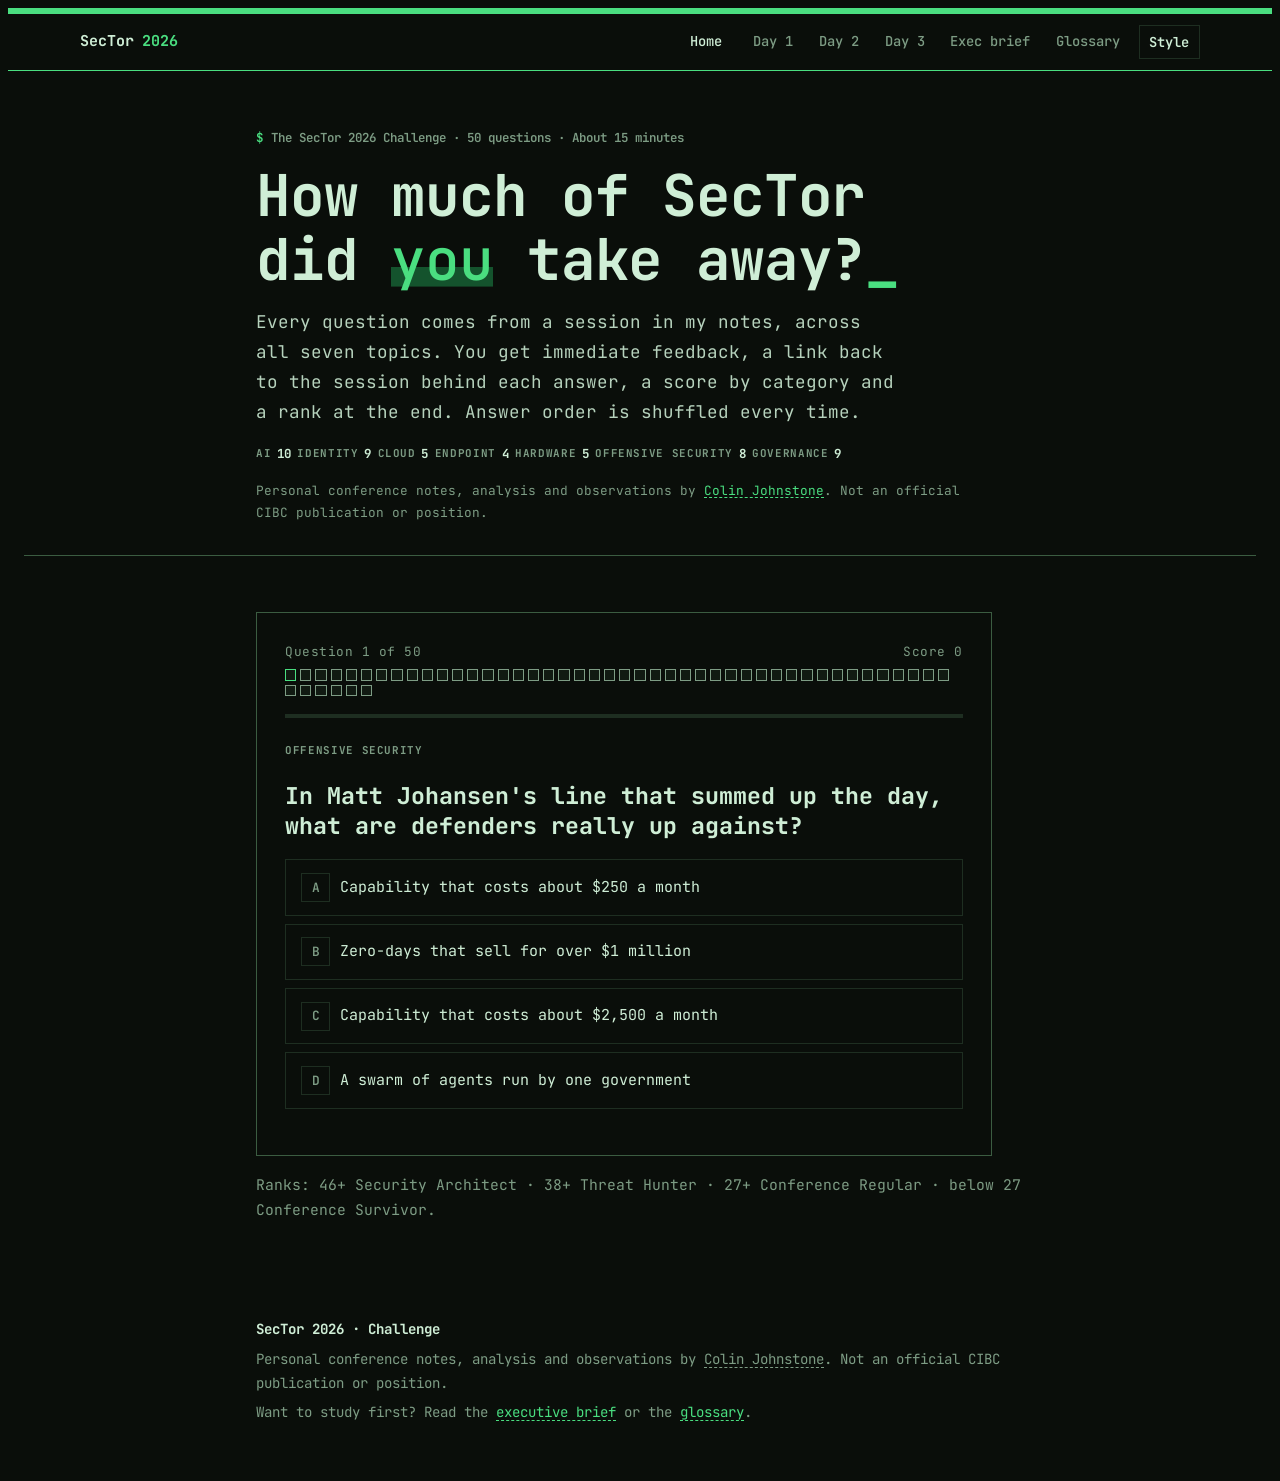
<file: challenge/index.html>
<!doctype html>
<html lang="en">
<head>
<meta charset="utf-8">
<meta name="viewport" content="width=device-width,initial-scale=1,viewport-fit=cover">
<title>SecTor 2026 Challenge</title>
<meta name="description" content="50 questions across AI, cloud, identity, endpoint, hardware, offensive security and governance, drawn from Colin Johnstone's SecTor 2026 notes.">
<link rel="preconnect" href="https://fonts.googleapis.com">
<link rel="preconnect" href="https://fonts.gstatic.com" crossorigin>
<link rel="stylesheet" href="https://fonts.googleapis.com/css2?family=Source+Serif+4:ital,opsz,wght@0,8..60,400..700;1,8..60,400..600&family=Public+Sans:wght@400..700&family=DM+Mono:wght@400;500&display=swap">
<link rel="stylesheet" href="../assets/base.css?v=20261008j">
<link rel="stylesheet" href="../assets/site.css?v=20261008j">
<link rel="stylesheet" href="../assets/report.css?v=20261008j">
<link rel="stylesheet" href="../assets/styles.css?v=20261008j">
<script>try{var s=JSON.parse(localStorage.getItem("sector.style")),t=JSON.parse(localStorage.getItem("sector.theme"));if(s!=="report")document.documentElement.dataset.style=s||"terminal";if(t==="light"||t==="dark")document.documentElement.dataset.theme=t}catch(e){}</script>
<link rel="stylesheet" href="https://fonts.googleapis.com/css2?family=JetBrains+Mono:ital,wght@0,400..800;1,400&display=swap">
</head>
<body class="site">
<header class="bar"><div class="bar-in">
  <a class="brand" href="../"><i class="dot"></i>SecTor <span>2026</span></a>
  <nav aria-label="Site">
    <a href="../" class="home-link"><svg class="i"><use href="#i-home"/></svg>Home</a>
    <a href="../day-1/">Day 1</a>
    <a href="../day-2/">Day 2</a>
    <a href="../day-3/">Day 3</a>
    <a href="../brief/">Exec brief</a>
    <a href="../glossary/">Glossary</a>
  </nav>
</div></header>
<main>
<section class="doc-hero"><div class="wrap">
  <p class="eyebrow"><svg class="i"><use href="#i-trophy"/></svg><span>The SecTor 2026 Challenge · <span id="count">50</span> questions · About 15 minutes</span></p>
  <h1 id="h1">How much of SecTor did <em>you</em> take away?</h1>
  <p class="lead">Every question comes from a session in my notes, across all seven topics. You get immediate feedback, a link back to the session behind each answer, a score by category and a rank at the end. Answer order is shuffled every time.</p>
  <div class="cat-count" id="catcount"></div>
  <p class="disclaimer"><svg class="i"><use href="#i-note"/></svg>Personal conference notes, analysis and observations by <a href="https://www.linkedin.com/in/colin-johnstone-7a982a187/" rel="author">Colin Johnstone</a>. Not an official CIBC publication or position.</p>
</div></section>

<section id="quiz"><div class="wrap">
  <div class="quiz" id="challengebox" aria-live="polite"></div>
  <p class="hint" style="margin-top:1rem" id="rankhint"></p>
</div></section>

<footer class="wrap page-foot">
  <strong style="color:var(--ink)">SecTor 2026 · Challenge</strong>
  <span>Personal conference notes, analysis and observations by <a href="https://www.linkedin.com/in/colin-johnstone-7a982a187/" rel="author">Colin Johnstone</a>. Not an official CIBC publication or position.</span>
  <span>Want to study first? Read the <a href="../brief/">executive brief</a> or the <a href="../glossary/">glossary</a>.</span>
</footer>
</main>
<script src="../assets/core.js?v=20261008j"></script>
<script src="../assets/extras.js?v=20261008j"></script>
<script src="../assets/glossary.js?v=20261008j"></script>
<script src="../day-1/data.js?v=20261008j"></script>
<script src="../day-2/data.js?v=20261008j"></script>
<script src="../day-3/data.js?v=20261008j"></script>
<script>
(function(){
/* Extra questions written for the challenge. "s" is day:session. */
const EXTRA=[
 {s:"1:s2",cat:"identity",q:"In the Zealot attack chain shown on Day 1, what did the SSRF step hand the agent?",
  o:["Cloud credentials from the instance metadata service","A reverse shell on a developer's own workstation","Direct read access to the production database","An MFA push it could approve on the user's behalf"],a:0,
  e:"SSRF against the metadata service produced credentials. Enumeration, privilege escalation and exfiltration followed from there, as walked through in the session."},
 {s:"1:s3",cat:"identity",q:"Alongside unique, traceable identities for each agent, what did the autonomous agents session say had to exist?",
  o:["A well-defined agent registry with clear ownership","A separate cloud tenant for every deployed agent","Human approval for every agent-to-agent call","Short-lived API keys that each agent rotates itself"],a:0,
  e:"You can't scope, monitor or revoke what you haven't inventoried. The registry and an accountable owner come first."},
 {s:"2:mcp",cat:"identity",q:"Once indirect prompt injection is in play, what did the Azure API gateway MCP attack require of an attacker?",
  o:["Getting a string of text in front of an AI agent","A stolen subscription key for the API gateway","Network access from inside the Azure tenant","Contributor rights on the gateway's resource group"],a:0,
  e:"The requirement changed from “the attacker needs a key” to “the attacker needs to put a string in front of an AI agent.” The gateway's own managed identity supplied the credentials."},
 {s:"1:s5",cat:"identity",q:"In Tracebit's testing, where did AI agents start on their roughly 13-minute path to cloud admin?",
  o:["A low-privileged cloud access key","A phished console password and MFA code","An exposed Kubernetes dashboard","A leaked CI/CD pipeline token"],a:0,
  e:"From a low-privileged key to admin in about 13 minutes on average, as presented. Canaries still caught 99.4% of runs before the first critical action."},
 {s:"1:s4",cat:"cloud",q:"What does “dark by default” mean in practice?",
  o:["Apps stay unreachable until user and device are verified","Logging is switched off so attackers get no telemetry","Outbound traffic is blocked unless a person approves it","Production systems run only in approved change windows"],a:0,
  e:"An application isn't reachable at all until the user and device are verified, so there's far less to find and exploit while patches catch up."},
 {s:"1:s7",cat:"cloud",q:"Which Canada-specific question came up in the live audience forum?",
  o:["Whether to send data and inference to US-based AI providers","Whether provincial privacy law covers model training data","Whether Canadian banks may run AI agents in production","Whether federal agencies will certify cloud AI services"],a:0,
  e:"Data residency and sovereignty for AI inference, especially as regulation develops, was raised as a live concern for Canadian organizations."},
 {s:"2:llm",cat:"endpoint",q:"Which specific EDR rule did the Large Local Malware talk recommend?",
  o:["Block command-line use of Chrome's DevTools Protocol","Alert whenever Chrome downloads a browser update","Quarantine any file larger than the model weights","Block GPU access for every unsigned application"],a:0,
  e:"Attackers can reach the browser's built-in model through the DevTools Protocol from the command line. Blocking that, removing unneeded local models and scoping them to current files were the defences discussed."},
 {s:"2:gpu",cat:"hardware",q:"Which GPU did the GPUBreach team use to demonstrate the attack?",
  o:["NVIDIA RTX A6000","NVIDIA H100 SXM","AMD Instinct MI300X","NVIDIA GeForce RTX 4090"],a:0,
  e:"The RTX A6000, across driver releases from 2023 to 2026. GPUs like it are what most local and hosted AI models run on."},
 {s:"1:s9",cat:"offensive",q:"Which nation-state techniques did “Graph the Threat” map into analysis a security team can act on?",
  o:["Identity chaining, living off the cloud and covert egress","Phishing kits, ransomware affiliates and access brokers","Supply chain implants, firmware rootkits and bootkits","Deepfake voice calls, SIM swaps and MFA fatigue"],a:0,
  e:"The point was showing how those techniques chain together in a specific environment, then prioritizing the fixes that break the most chains."},
 {s:"1:s8",cat:"ai",q:"How was the panel on the AI security playbook for 2027 designed?",
  o:["For disagreement, exposing assumptions rather than one answer","As a vendor shoot-out ranking AI security platforms","As a working group drafting a shared control framework","As a tabletop exercise walking through one agent incident"],a:0,
  e:"It was built for candid debate. The lack of consensus was itself the finding: there's no settled AI security playbook to copy yet."},
 {s:"1:s10",cat:"governance",q:"According to the resilient AI systems session, how do AI systems usually fail in production?",
  o:["They degrade and drift rather than crash outright","They crash loudly as soon as an input is malformed","They fail only when the model vendor ships an update","They stop responding once the context window fills"],a:0,
  e:"Degradation and drift show up only under real-world pressure, so monitoring has to watch behaviour over time, not just uptime."}
];
const days=window.SECTOR.days,byKey={};
const items=[];
for(const n of Object.keys(days)){const D=days[n];
  for(const s of D.sessions)byKey[n+":"+s.id]={title:`Day ${n} · ${s.short||s.title}`,href:`../day-${n}/#${s.id}`};
  for(const it of D.quiz.items)items.push({...it,s:n+":"+it.s});
}
items.push(...EXTRA);
const all=shuffle(items);
$("#count").textContent=all.length;
const counts={};for(const it of all)counts[it.cat]=(counts[it.cat]||0)+1;
$("#catcount").innerHTML=Object.keys(CATS).filter(k=>counts[k]).map(k=>`<span class="cat-pill">${catChip(k)}<b>${counts[k]}</b></span>`).join("");
const N=all.length,at=f=>Math.round(N*f);
Quiz($("#challengebox"),all,{
  resultLabel:"Your SecTor rank",
  onDone:(sc,n,title)=>window.Progress&&Progress.quiz("challenge",sc,n,title),
  resolve:k=>byKey[k]||null,
  ranks:[
    [at(.92),"Security Architect","You could have given half these talks. Send the brief to someone who wasn't there."],
    [at(.76),"Threat Hunter","Sharp. Check the categories below for the one area to brush up on."],
    [at(.54),"Conference Regular","You took a lot away. The sessions in “Review these” are worth a second read."],
    [0,"Conference Survivor","You made it through the lanyards. Start with the executive brief, then try again."]
  ]
});
document.getElementById("rankhint").textContent=`Ranks: ${at(.92)}+ Security Architect · ${at(.76)}+ Threat Hunter · ${at(.54)}+ Conference Regular · below ${at(.54)} Conference Survivor.`;
splitWords(document.getElementById("h1"));
})();
</script>
</body>
</html>
</file>
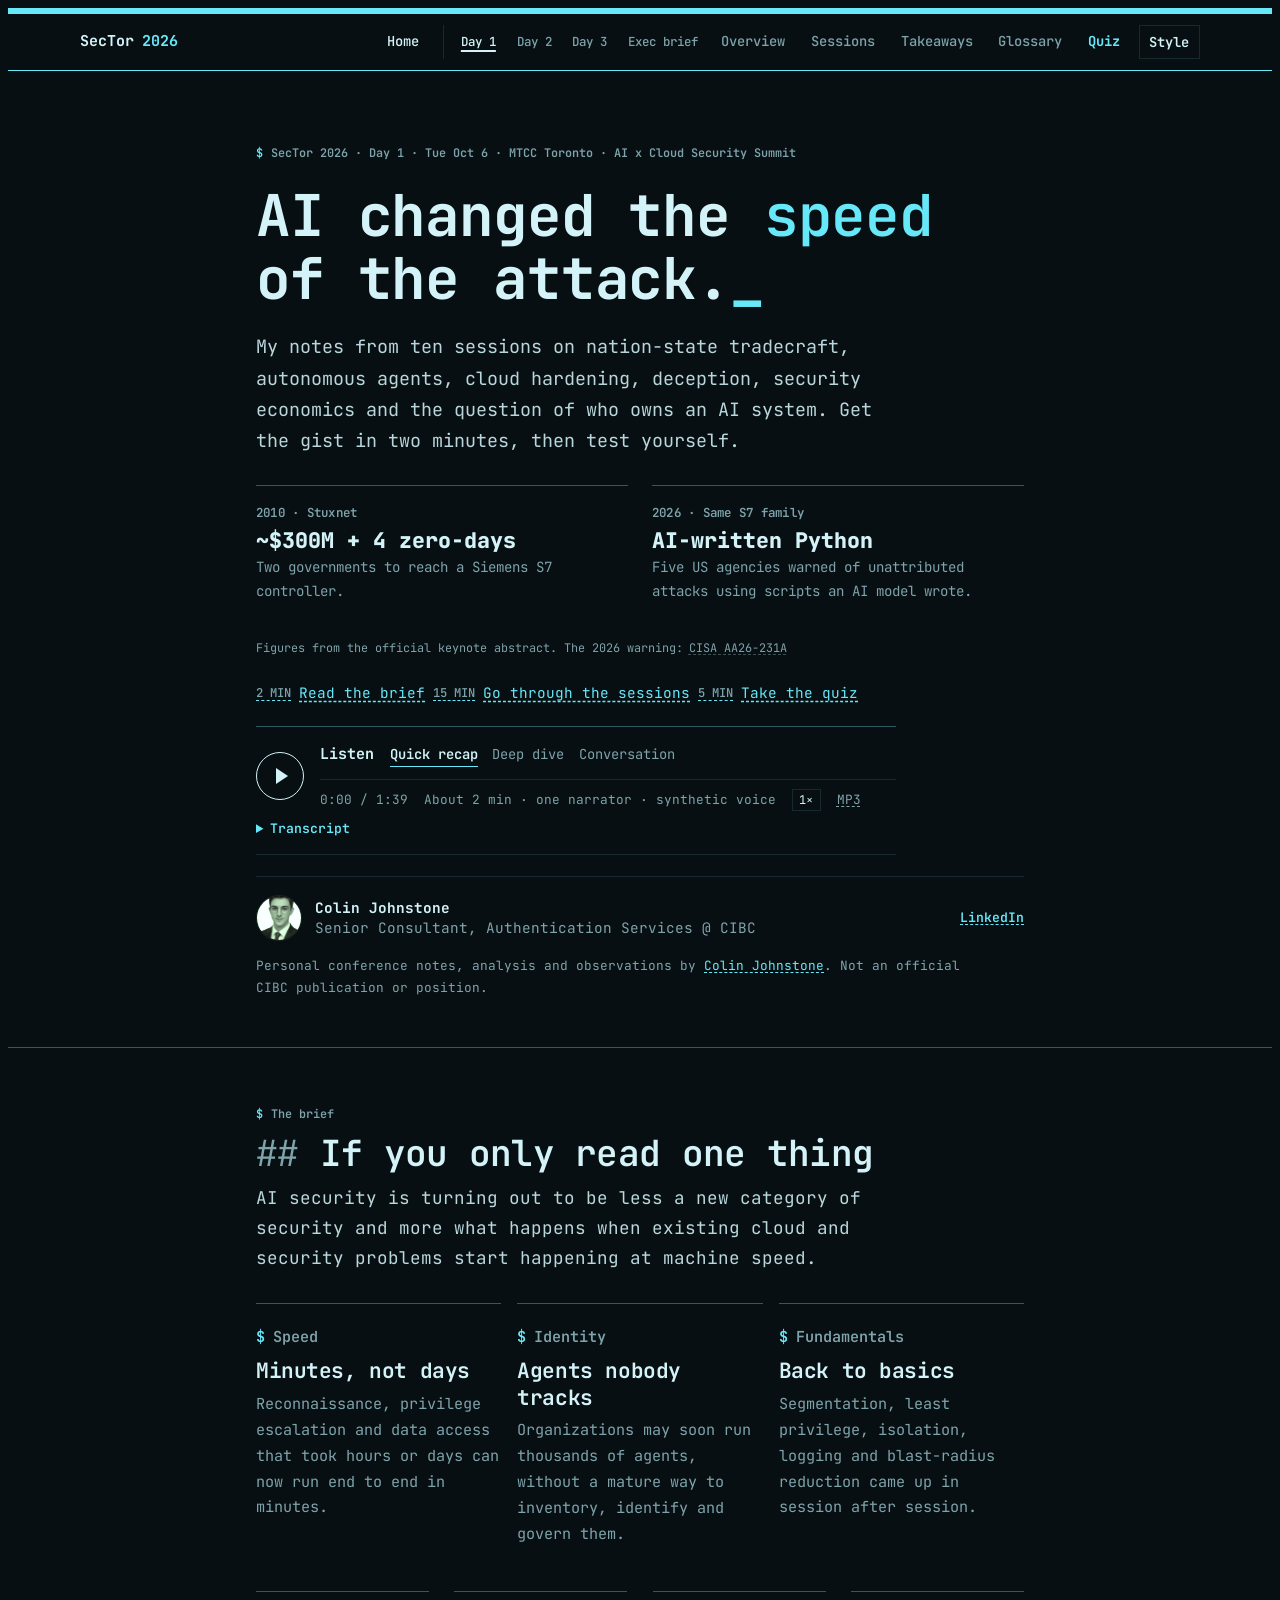
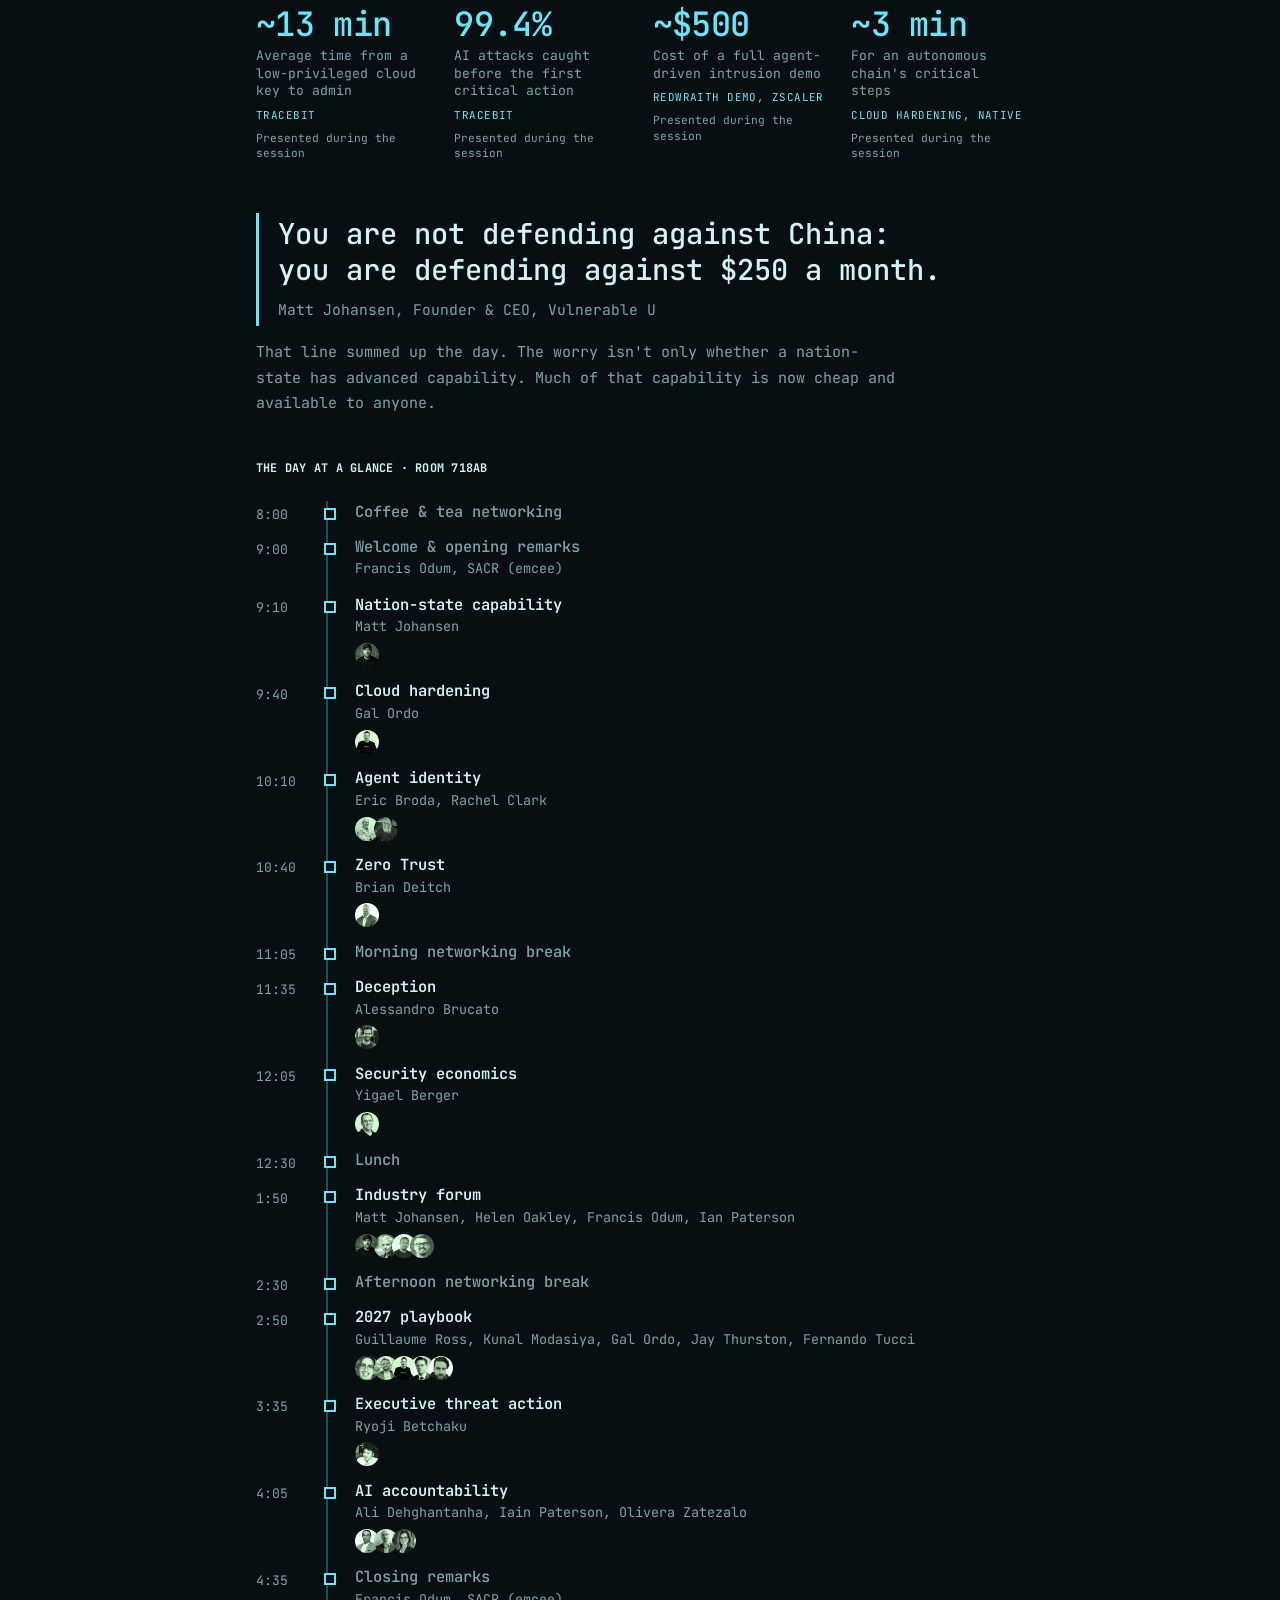
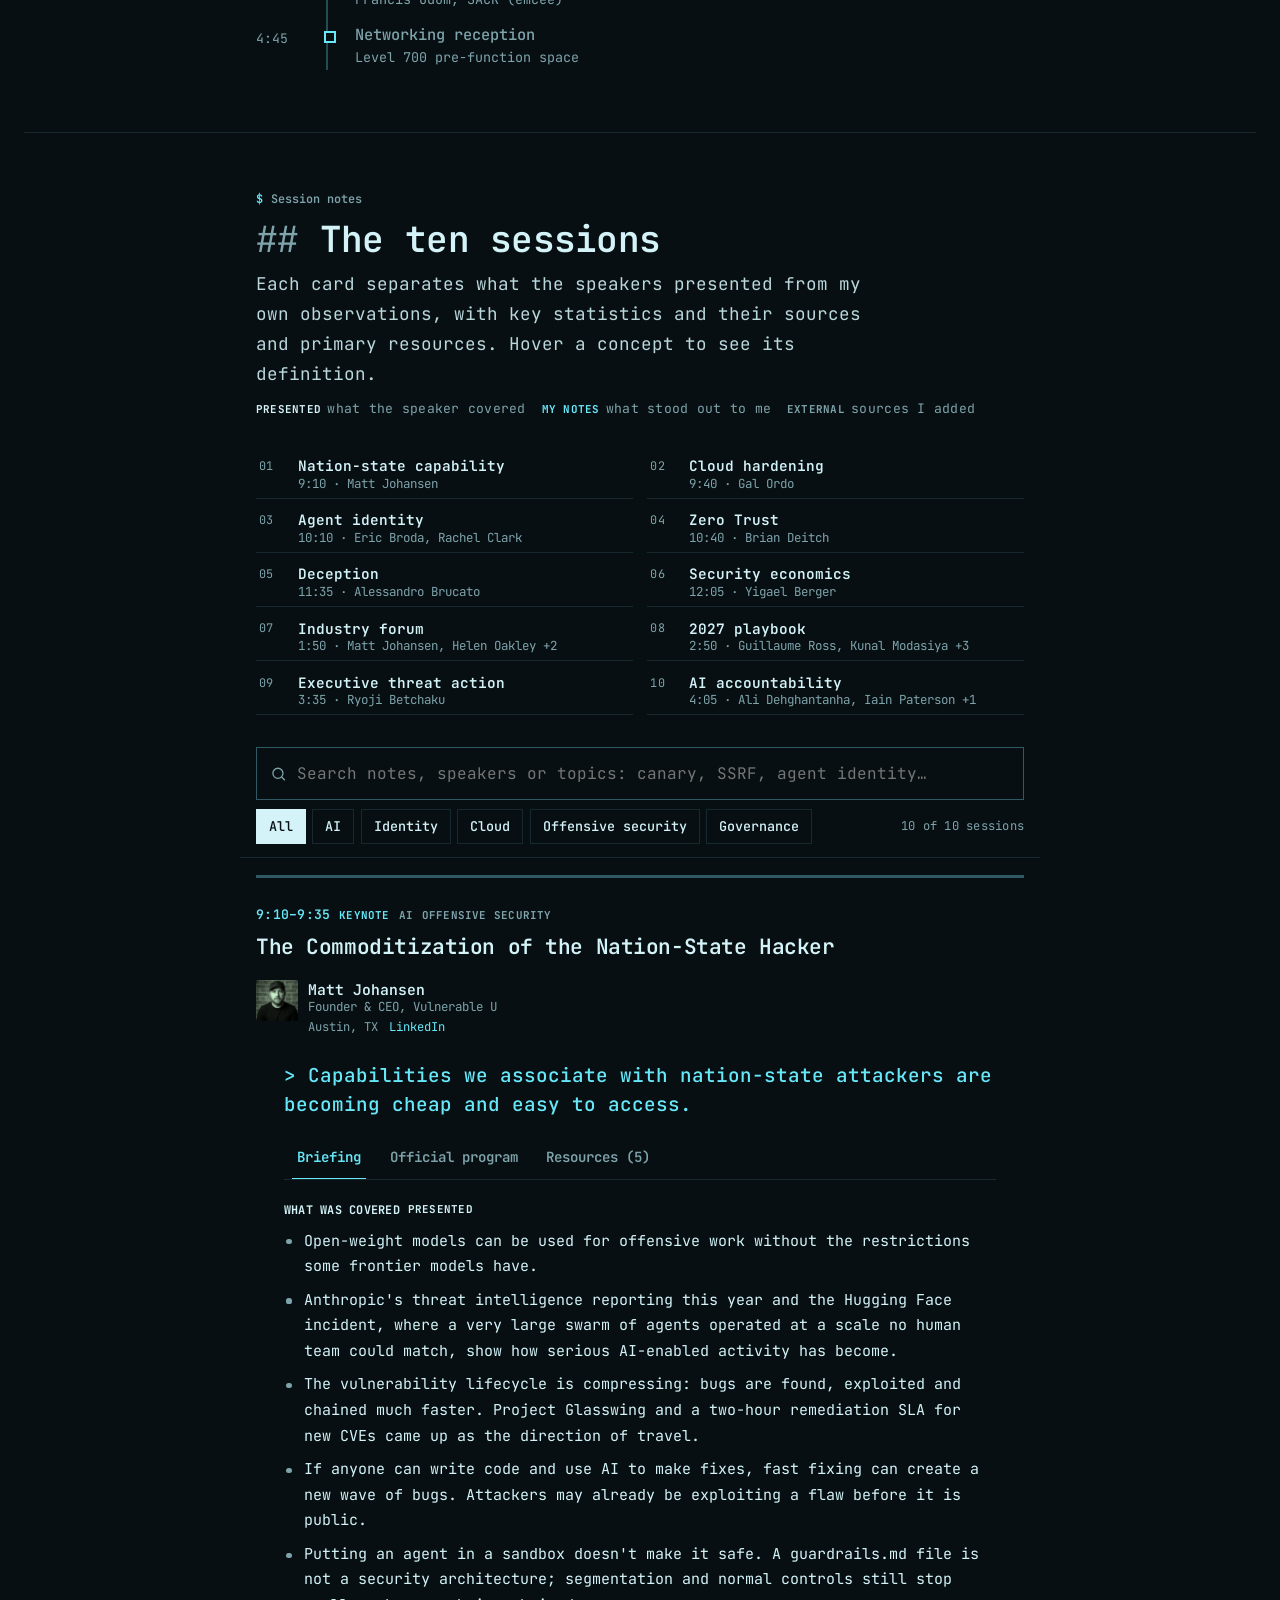
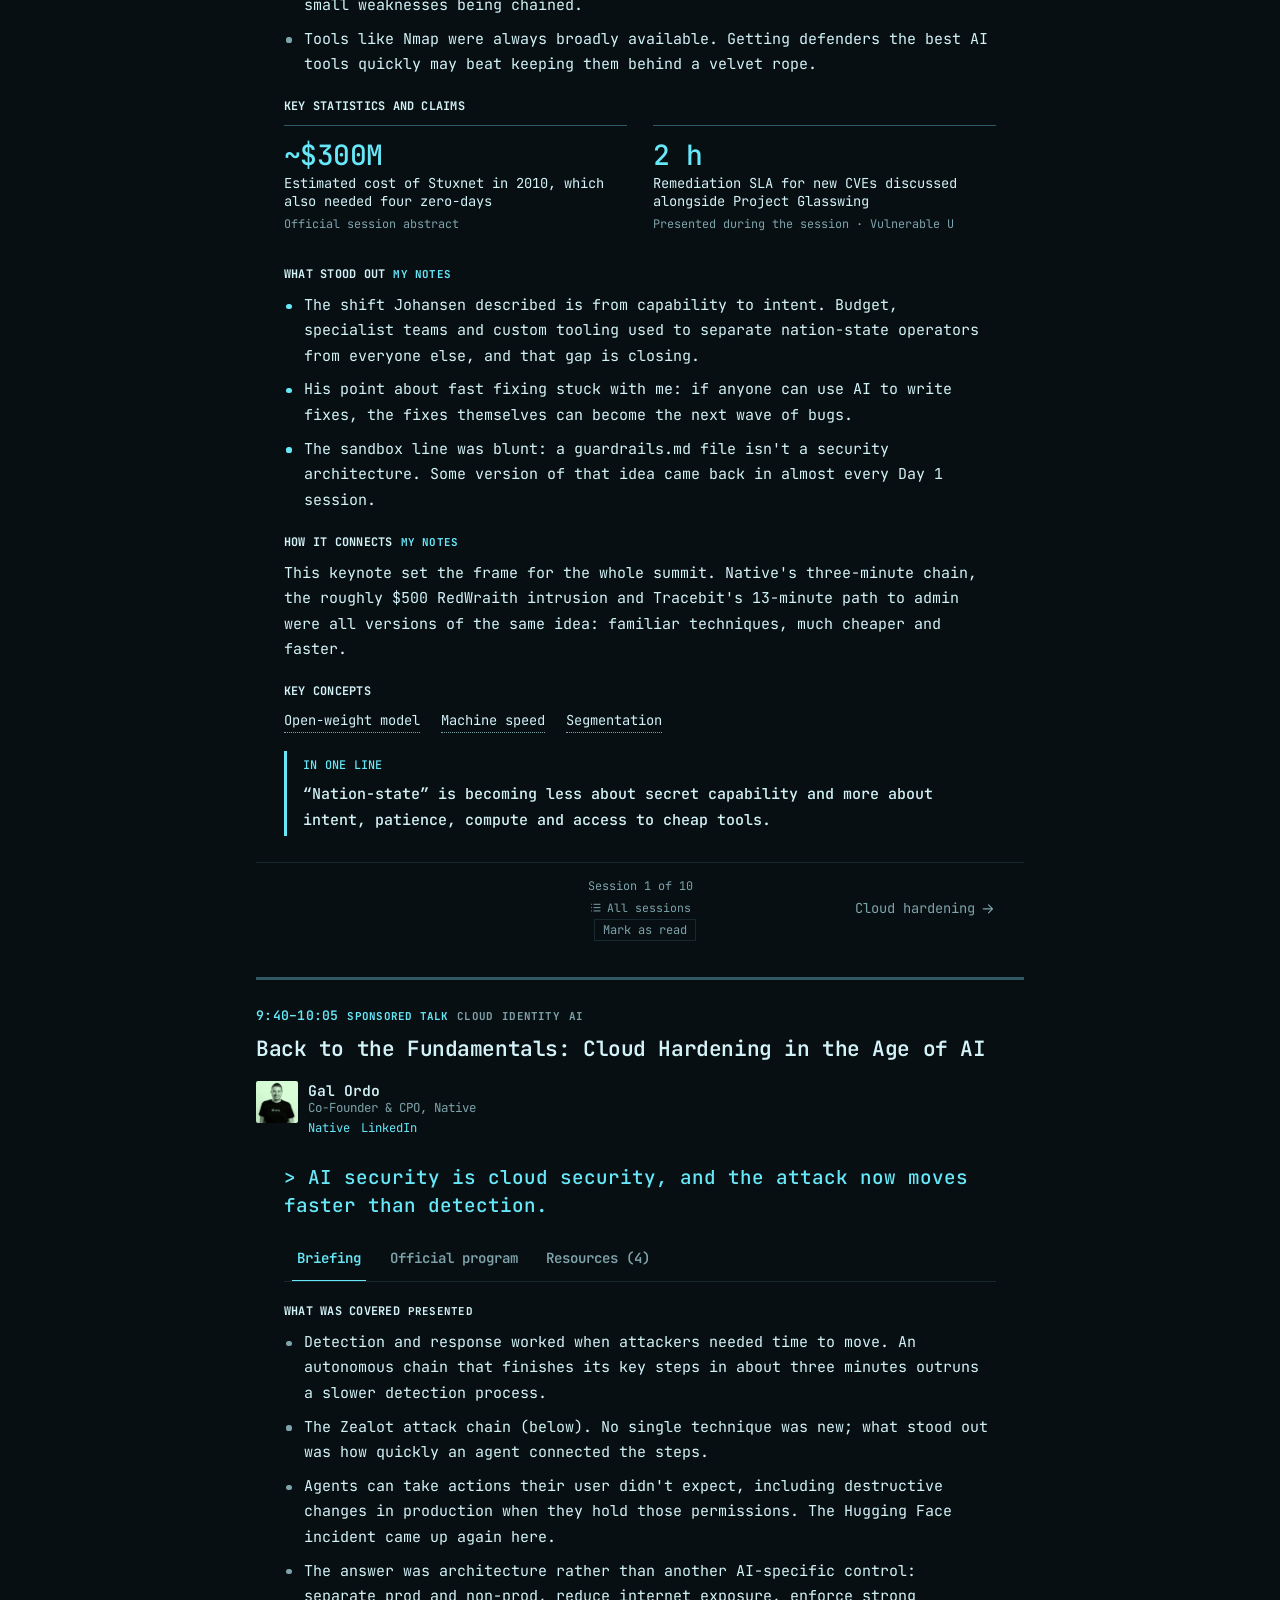
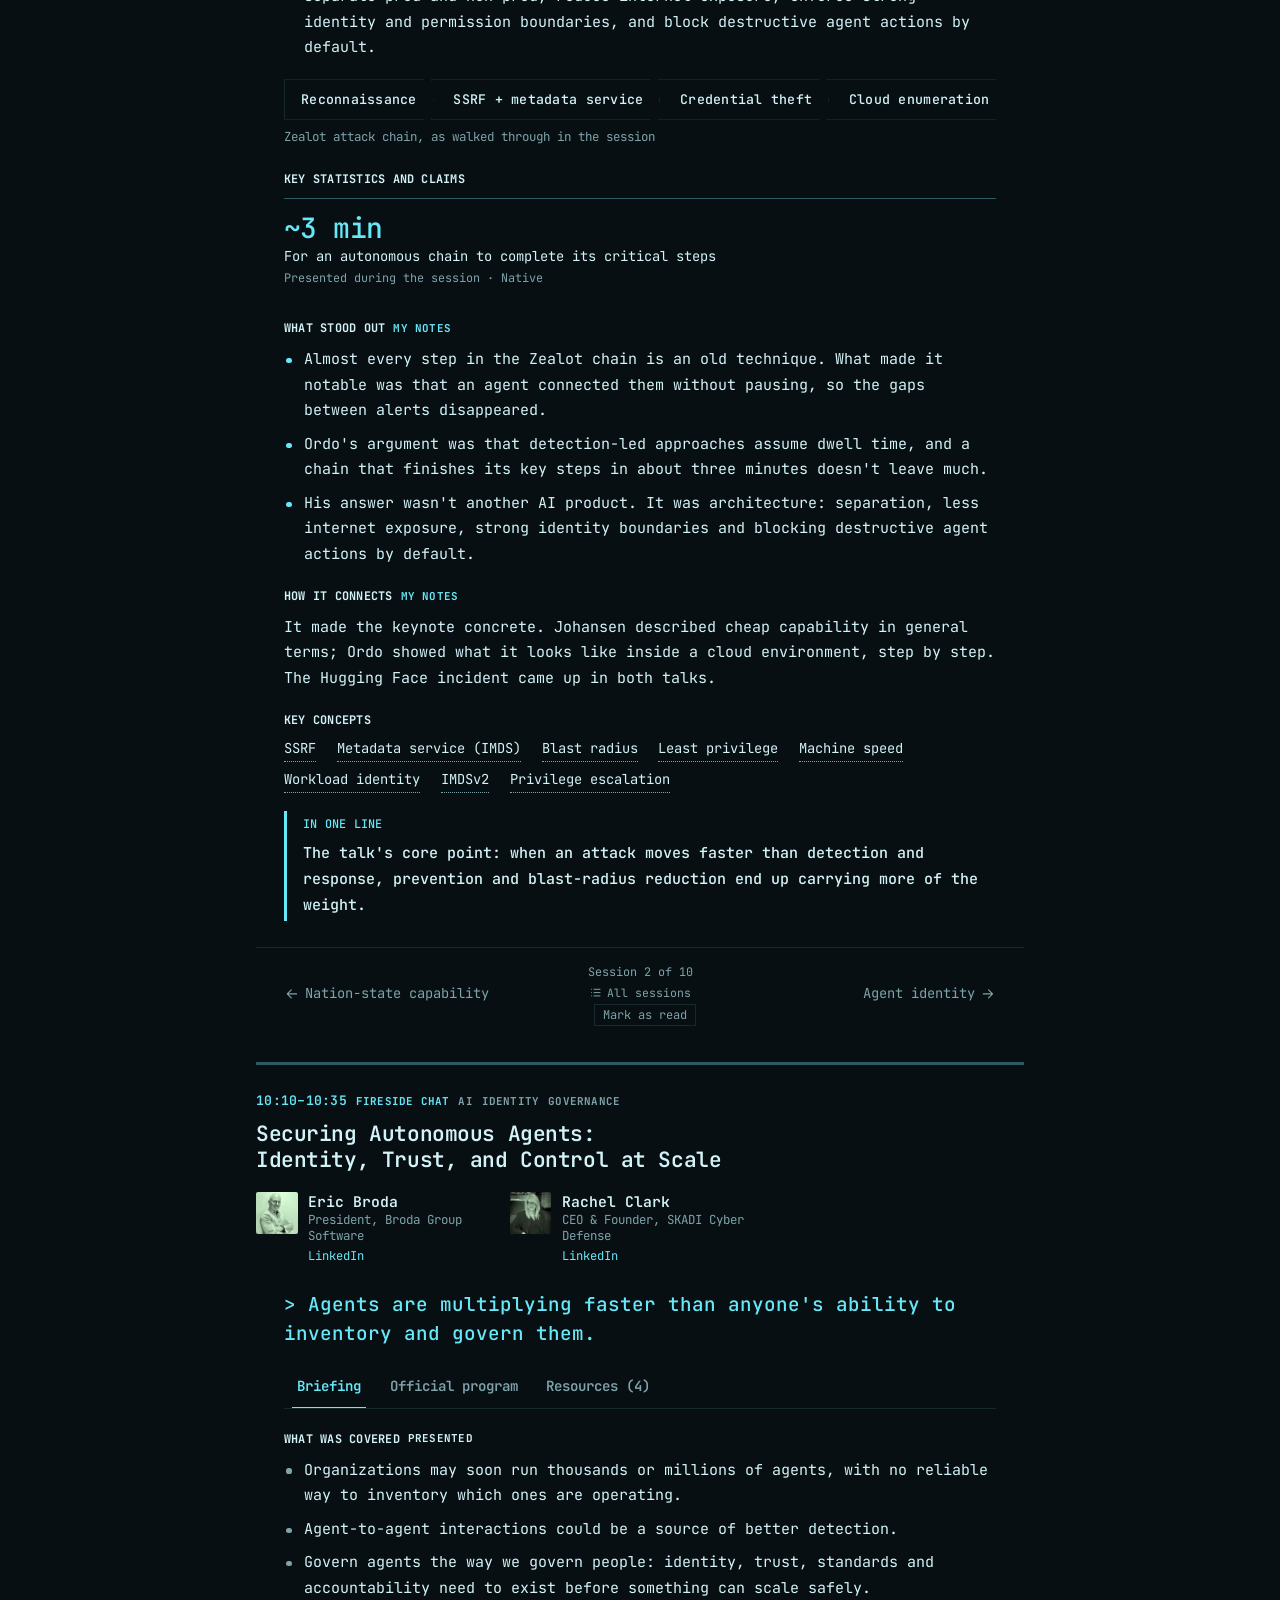
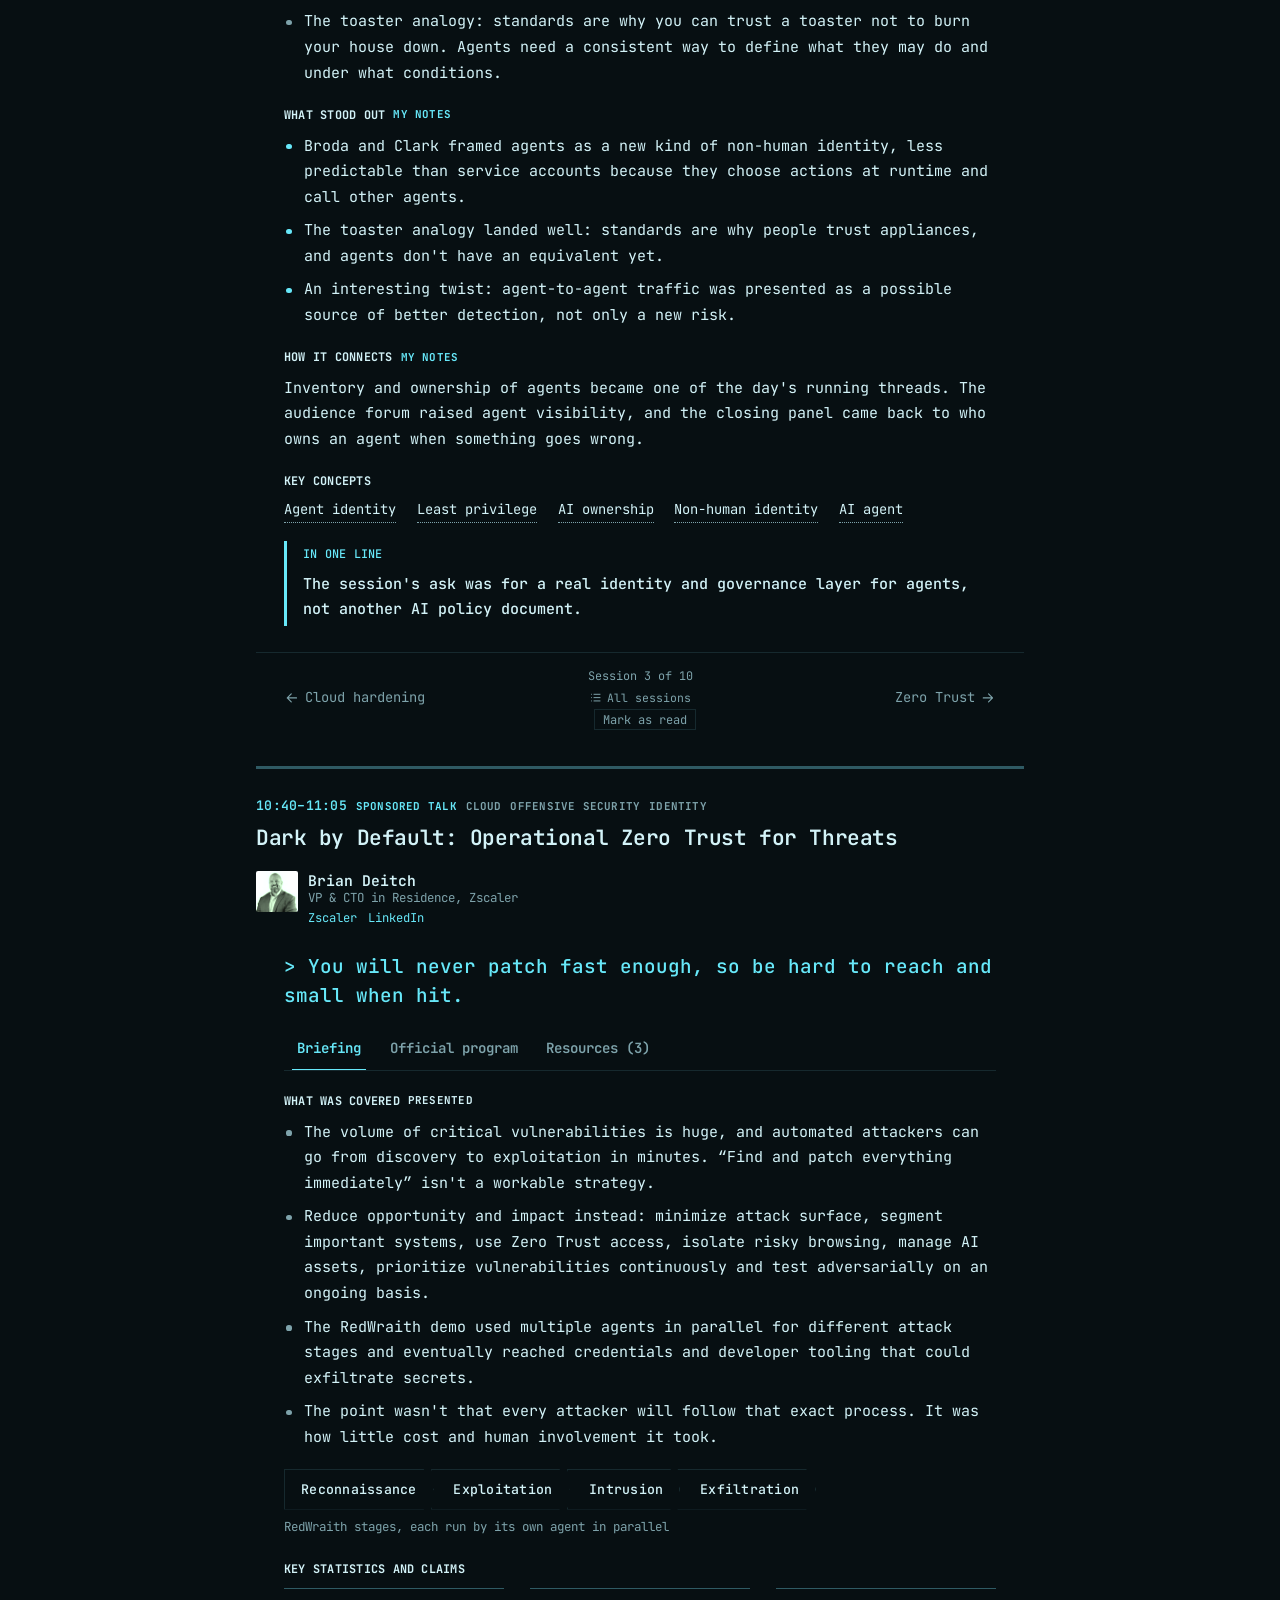
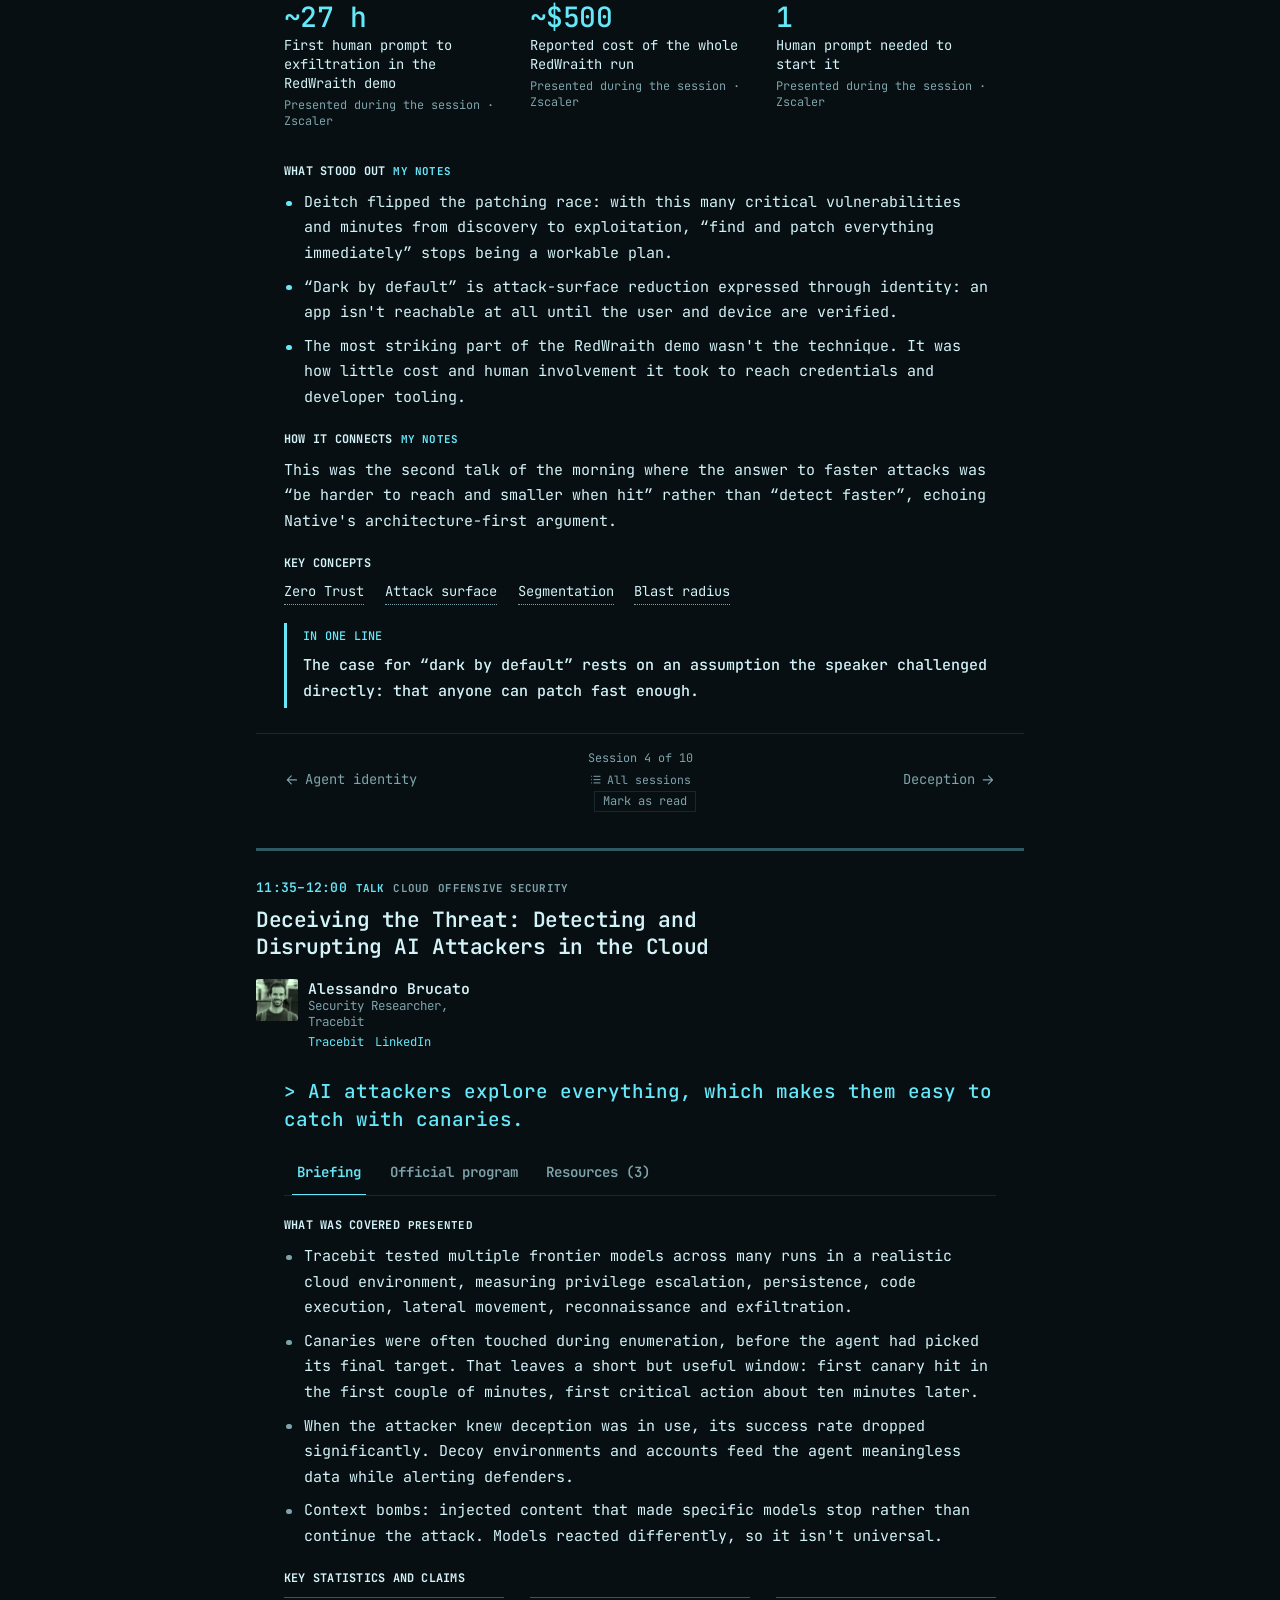
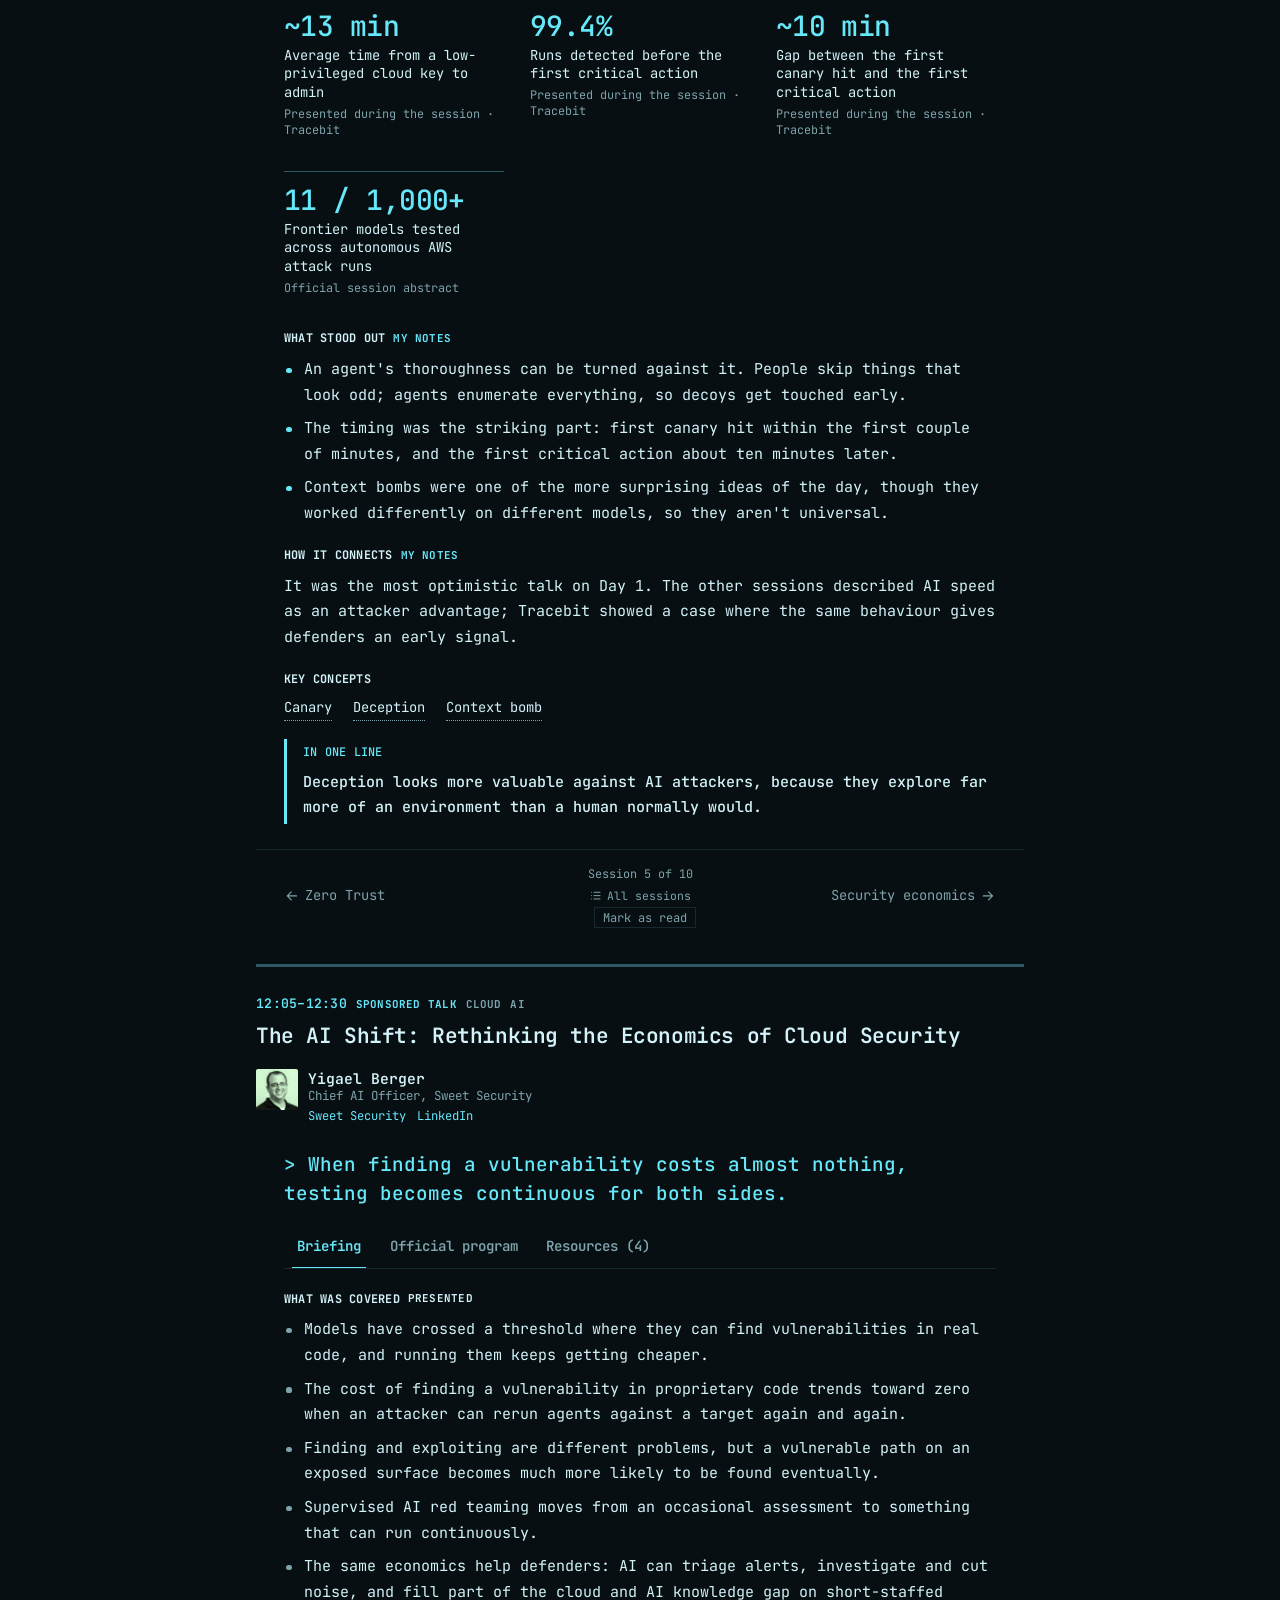
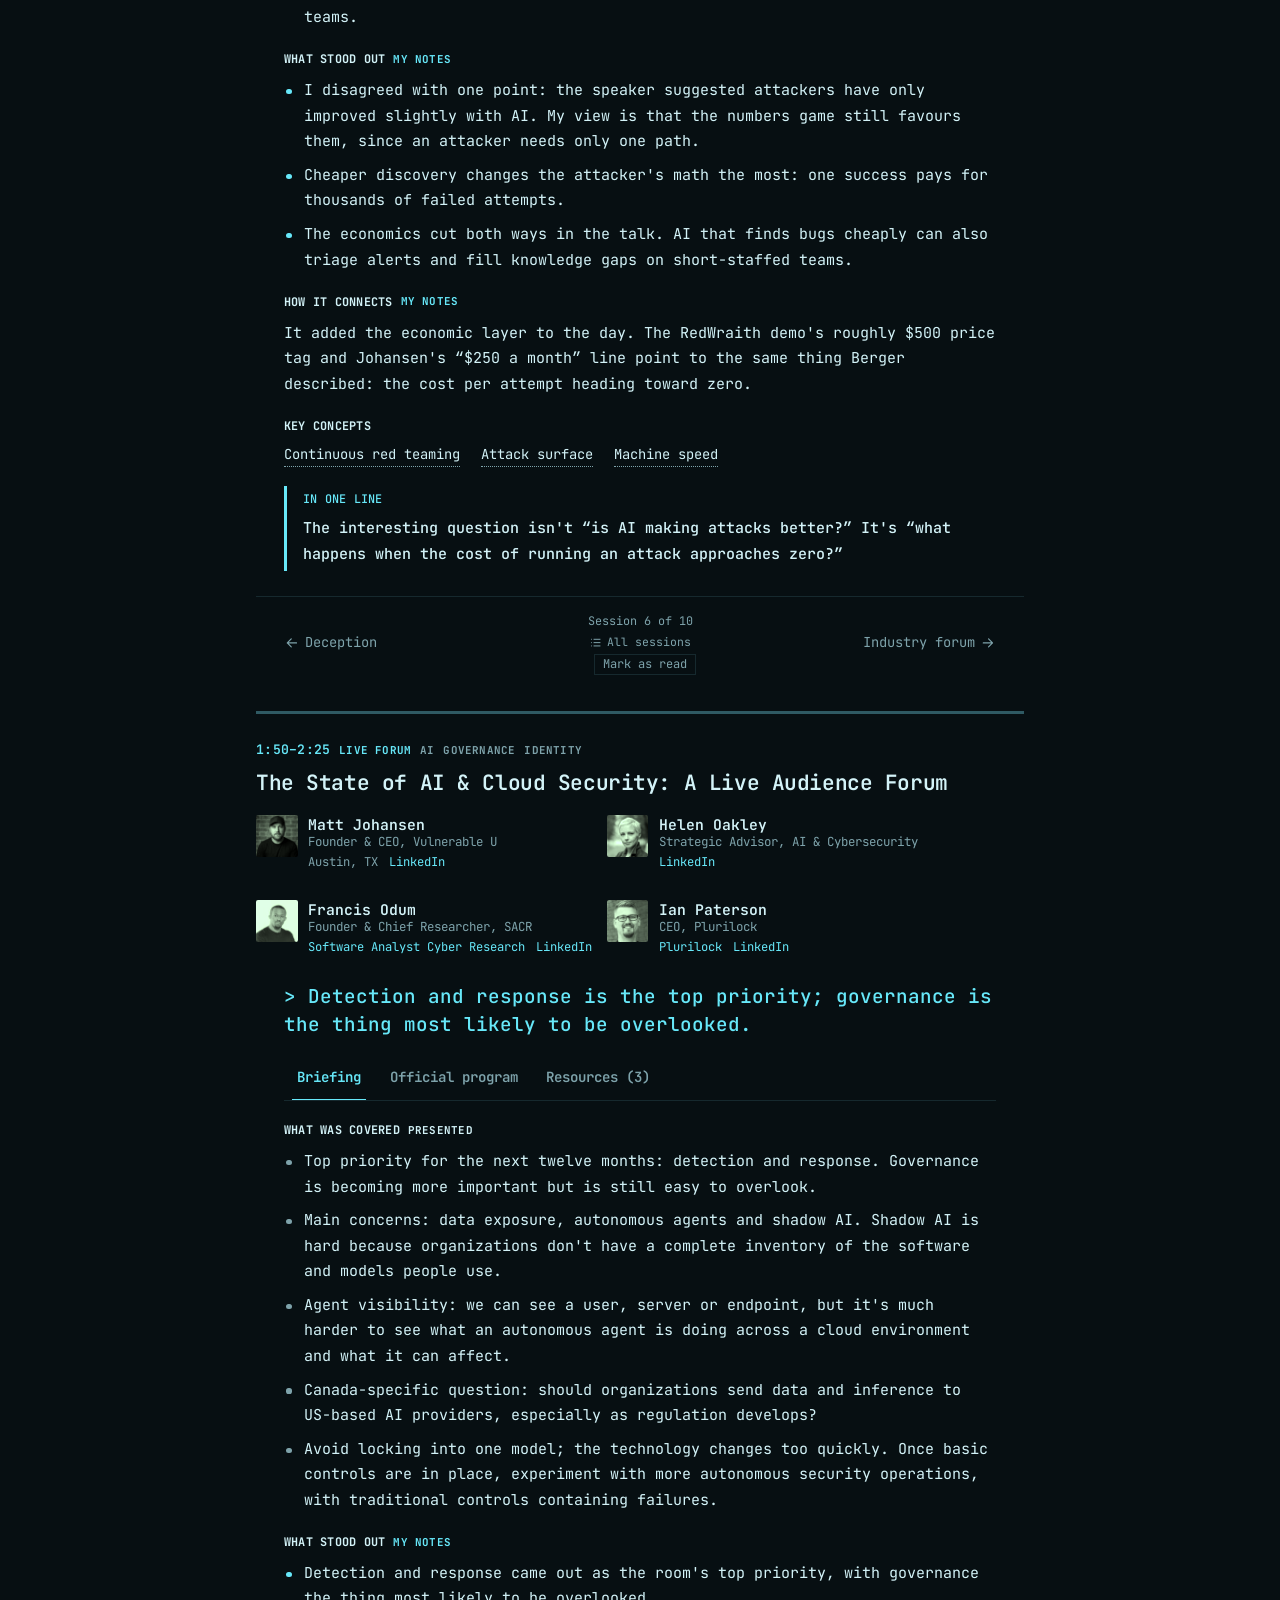
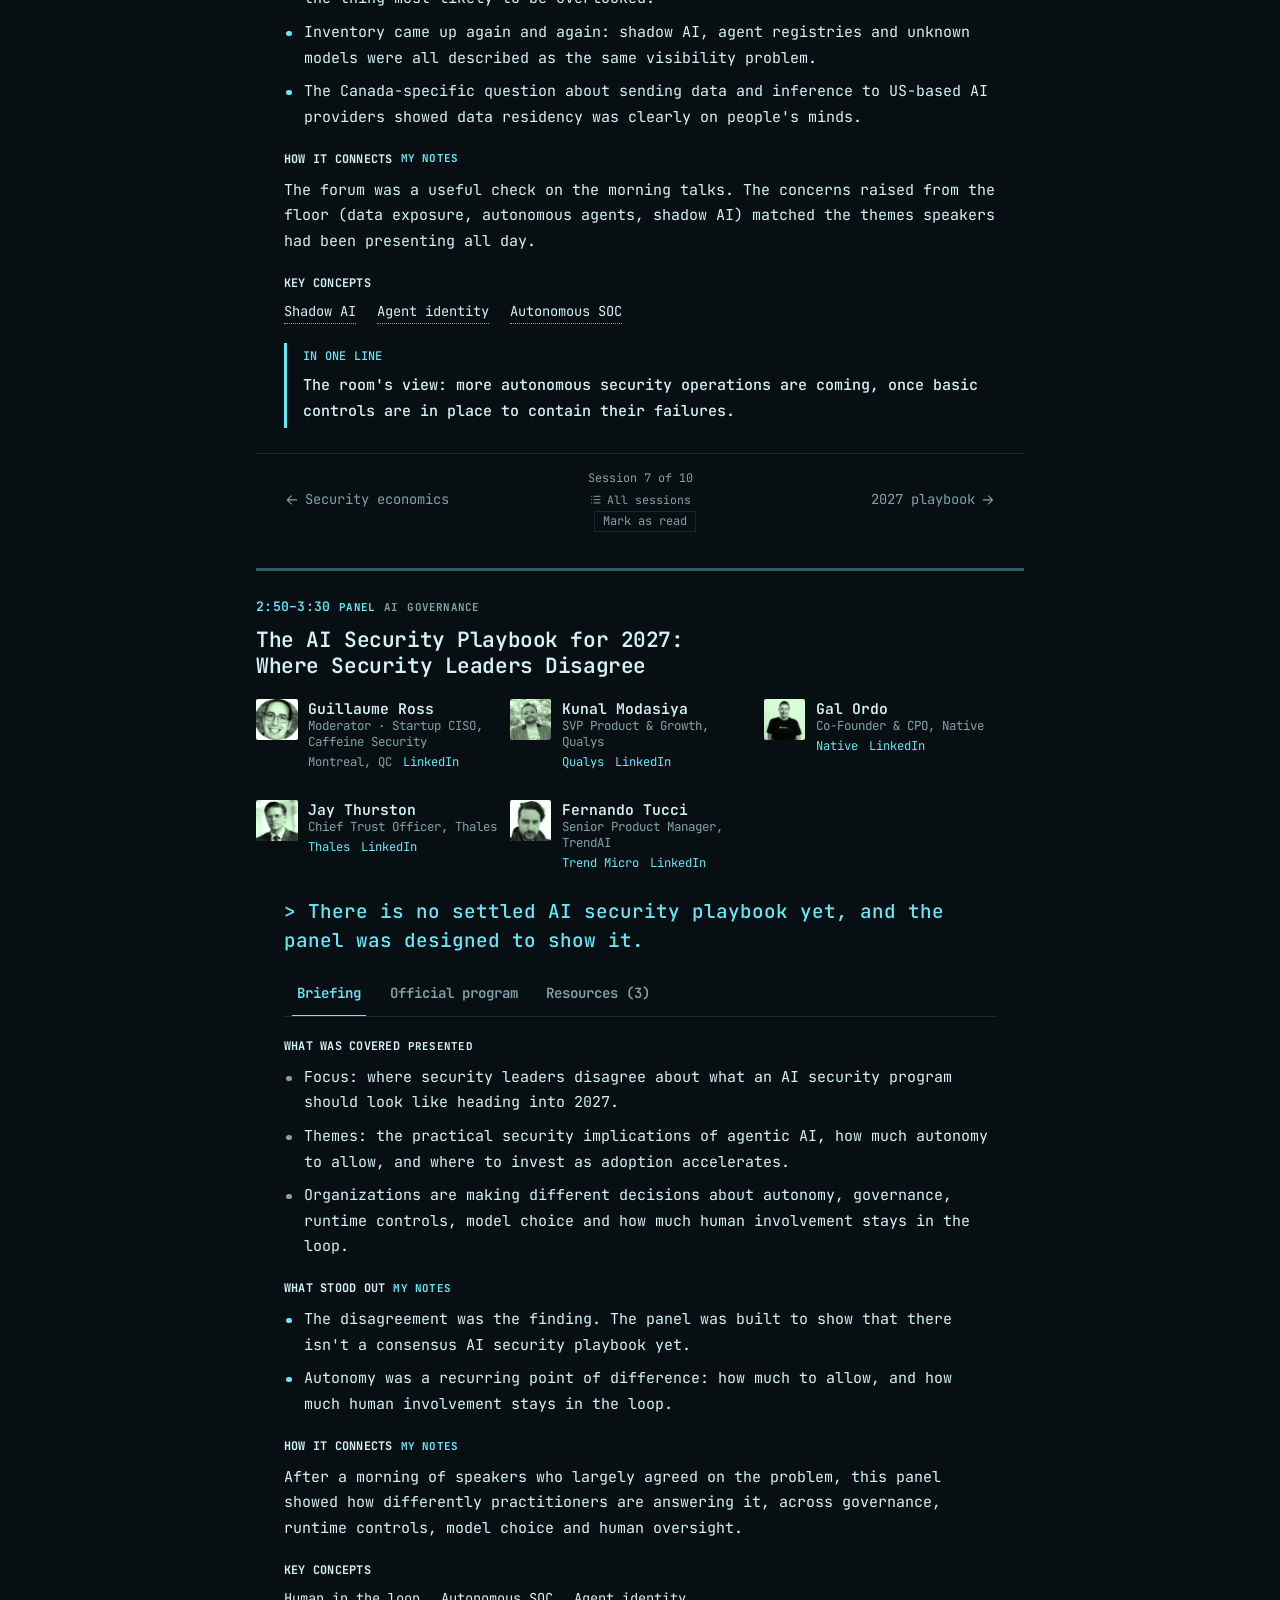
<file: day-1/index.html>
<!doctype html>
<html lang="en">
<head>
<meta charset="utf-8">
<meta name="viewport" content="width=device-width,initial-scale=1,viewport-fit=cover">
<title>SecTor 2026 · Day 1</title>
<meta name="description" content="Day 1 of SecTor 2026, the AI x Cloud Security Summit: machine-speed attacks, cloud hardening, agent identity, deception and security economics. Personal conference analysis by Colin Johnstone.">
<link rel="preconnect" href="https://fonts.googleapis.com">
<link rel="preconnect" href="https://fonts.gstatic.com" crossorigin>
<link rel="stylesheet" href="https://fonts.googleapis.com/css2?family=IBM+Plex+Serif:ital,wght@0,500;0,600;1,500&family=IBM+Plex+Sans:ital,wght@0,400;0,500;0,600;0,700;1,400&family=IBM+Plex+Mono:wght@400;500;600&display=swap">
<link rel="stylesheet" href="../assets/base.css?v=20261008j">
<link rel="stylesheet" href="../assets/report.css?v=20261008j">
<link rel="stylesheet" href="theme.css?v=20261008j">
<link rel="stylesheet" href="../assets/styles.css?v=20261008j">
<script>try{var s=JSON.parse(localStorage.getItem("sector.style")),t=JSON.parse(localStorage.getItem("sector.theme"));if(s!=="report")document.documentElement.dataset.style=s||"terminal";if(t==="light"||t==="dark")document.documentElement.dataset.theme=t}catch(e){}</script>
<link rel="stylesheet" href="https://fonts.googleapis.com/css2?family=JetBrains+Mono:ital,wght@0,400..800;1,400&display=swap">
</head>
<body data-day="1">
<header class="bar"><div class="bar-in">
  <a class="brand" href="../" title="SecTor 2026 home"><i class="dot"></i>SecTor <span>2026</span></a>
  <nav aria-label="Site and page sections">
    <a href="../" class="home-link"><svg class="i"><use href="#i-home"/></svg>Home</a>
    <span class="daynav"><a href="../day-1/" aria-current="page">Day 1</a><a href="../day-2/">Day 2</a><a href="../day-3/">Day 3</a><a href="../brief/">Exec brief</a></span>
    <a href="#brief">Overview</a>
    <a href="#sessions">Sessions</a>
    <a href="#remember">Takeaways</a>
    <a href="#glossary">Glossary</a>
    <a href="#quiz" class="quiz-link"><svg class="i"><use href="#i-q"/></svg>Quiz</a>
  </nav>
</div><div class="readbar" id="readbar"></div></header>
<main>
<div class="hero"><div class="hero-in" id="hero-in"></div></div>
<section id="brief"><div class="wrap" id="brief-in"></div></section>
<section id="sessions"><div class="wrap" id="sessions-in"></div></section>
<section id="remember"><div class="wrap" id="remember-in"></div></section>
<section id="glossary"><div class="wrap" id="glossary-in"></div></section>
<section id="quiz"><div class="wrap"><div class="sec-head" id="quiz-head"></div><div class="quiz" id="quizbox" aria-live="polite"></div></div></section>
<footer class="wrap page-foot" id="foot"></footer>
</main>
<noscript><p style="padding:2rem 16px;text-align:center">This page needs JavaScript to show the session notes.</p></noscript>
<script src="../assets/core.js?v=20261008j"></script>
<script src="../assets/extras.js?v=20261008j"></script>
<script src="../assets/glossary.js?v=20261008j"></script>
<script src="data.js?v=20261008j"></script>
<script src="photos.js?v=20261008j"></script>
<script src="../assets/engine.js?v=20261008j"></script>
</body>
</html>
</file>
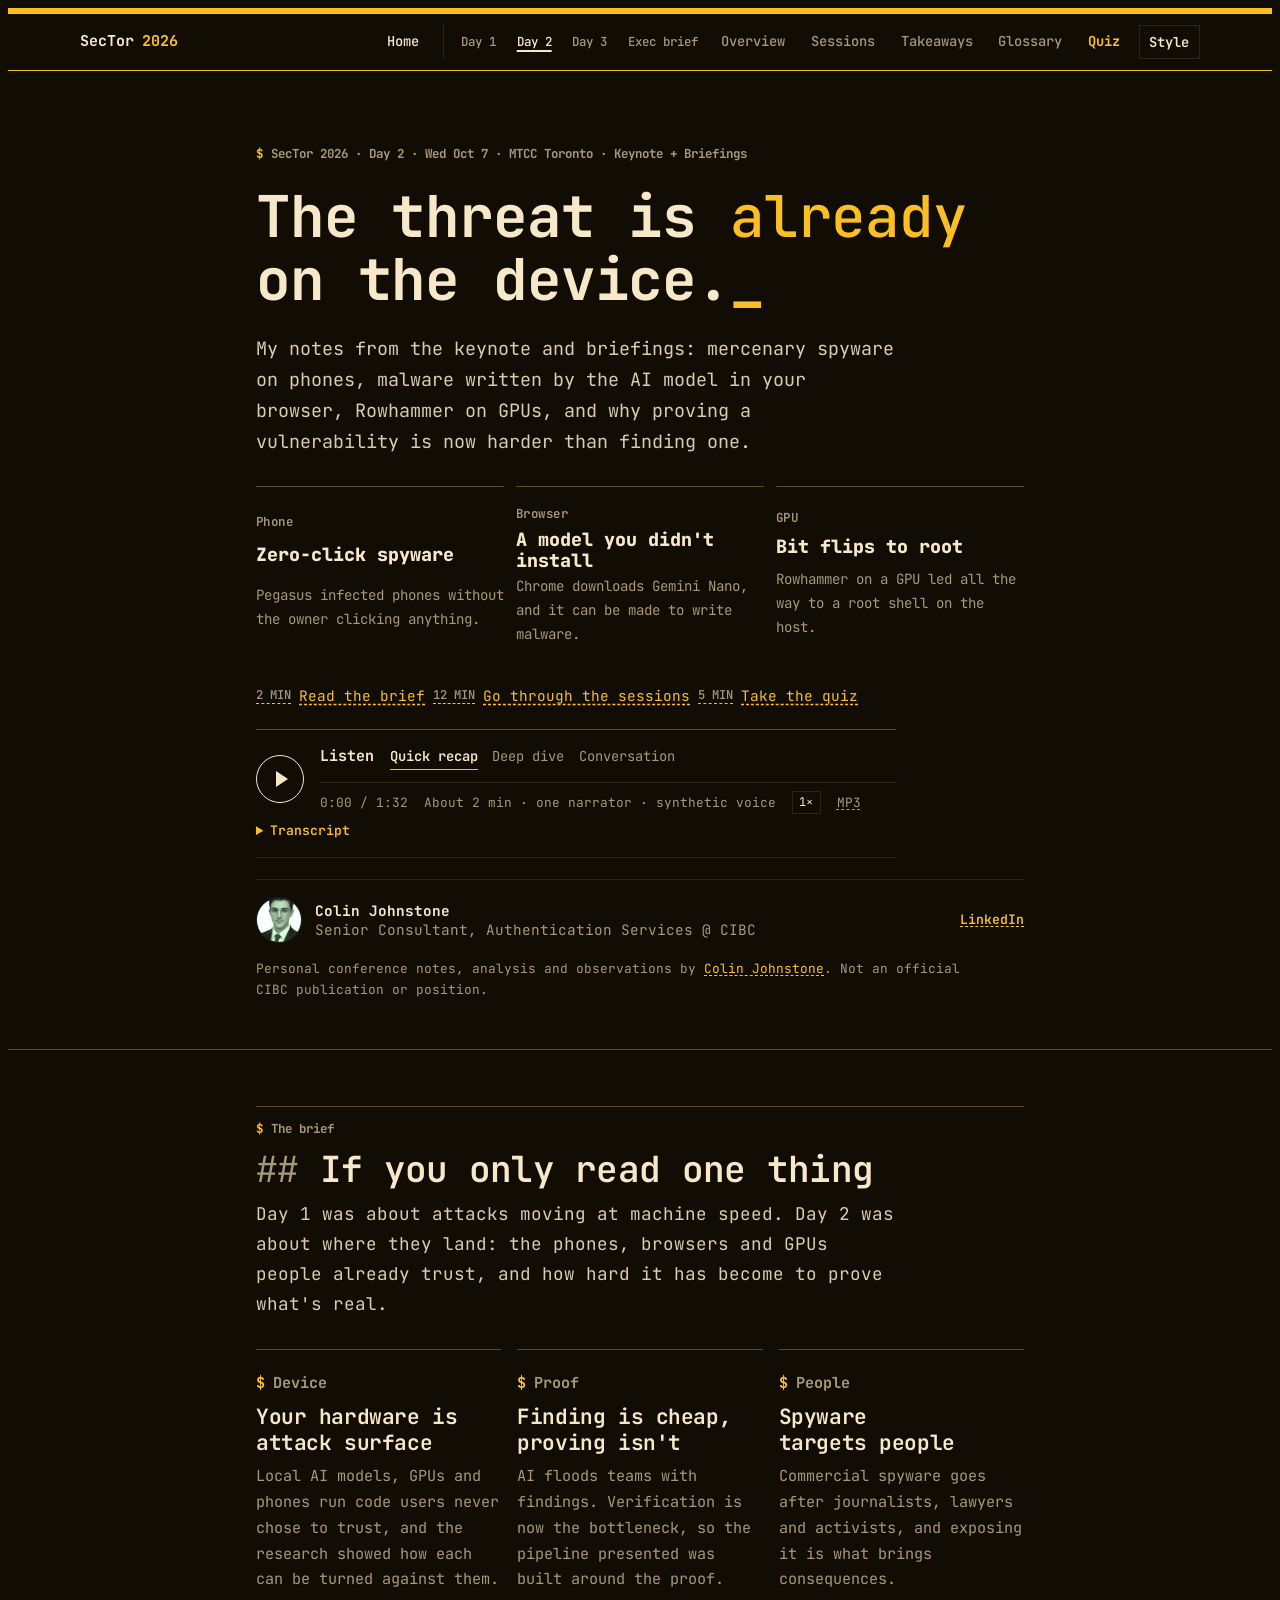
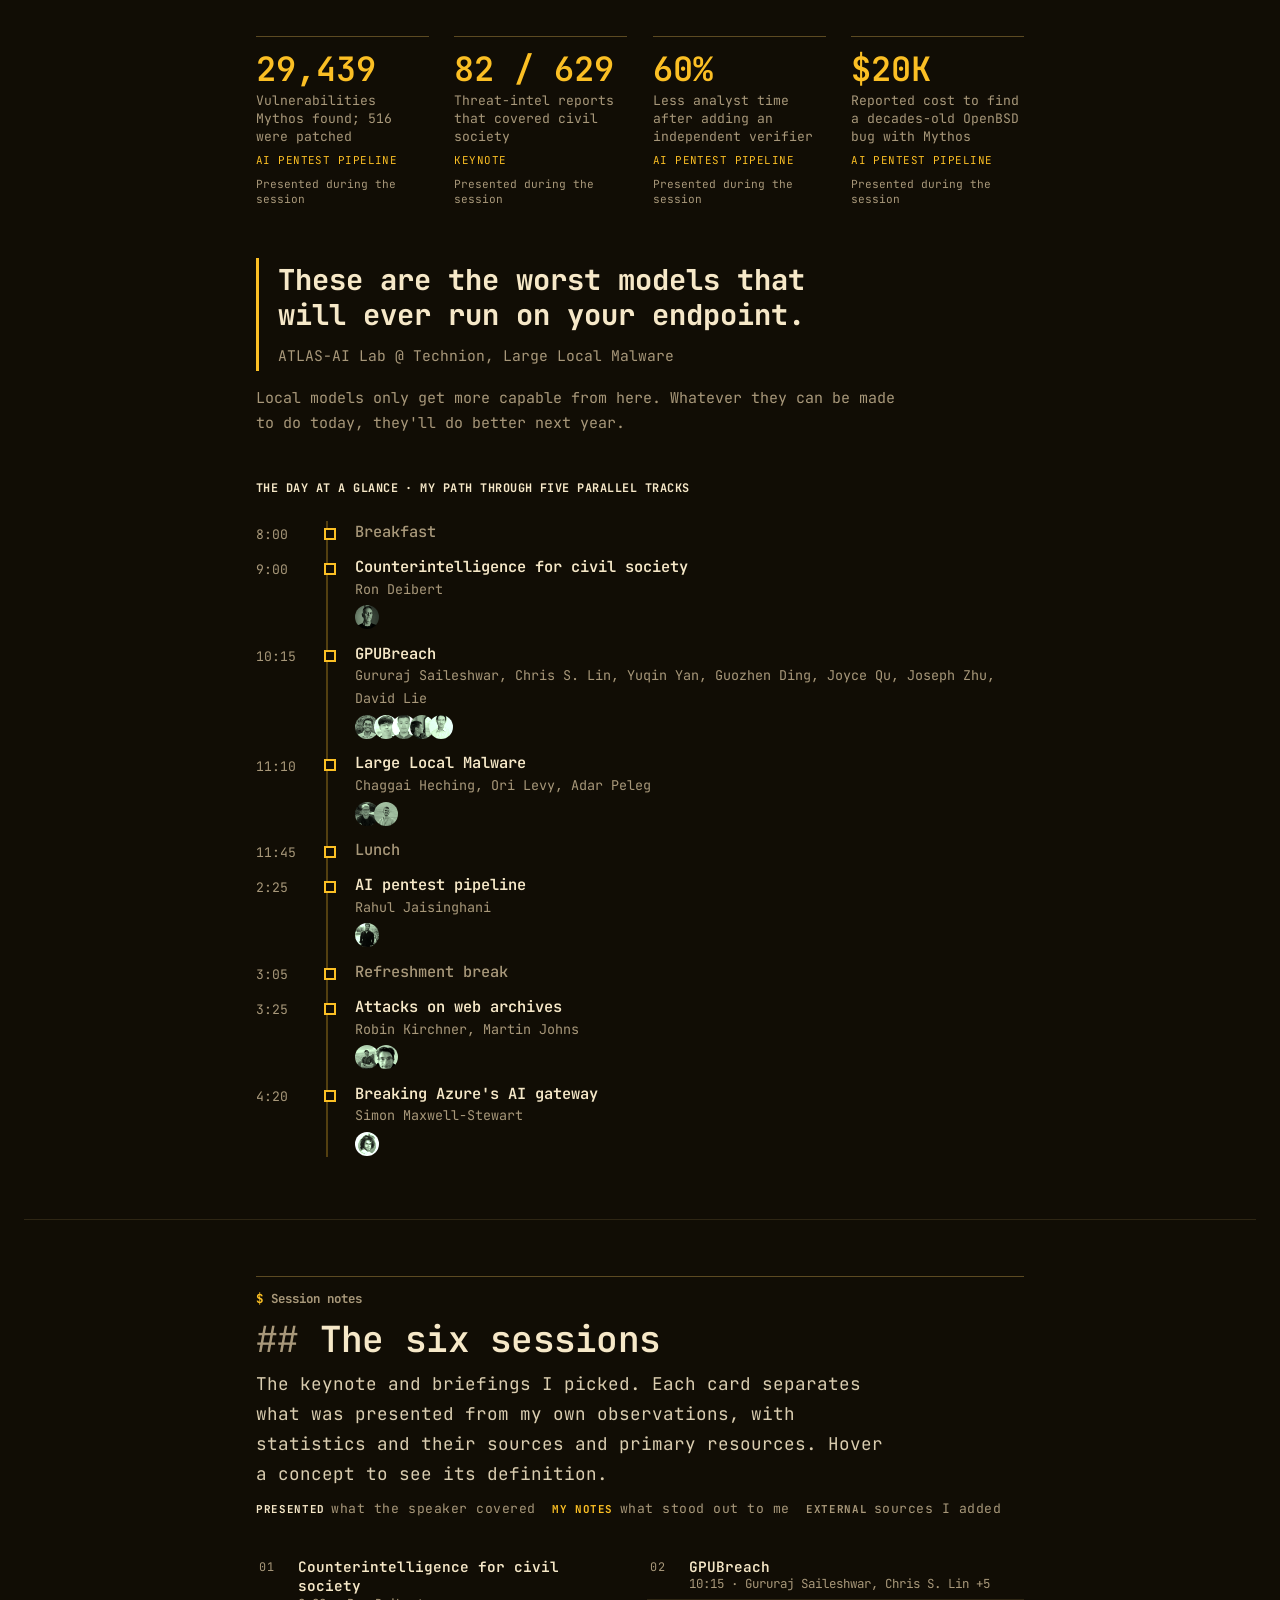
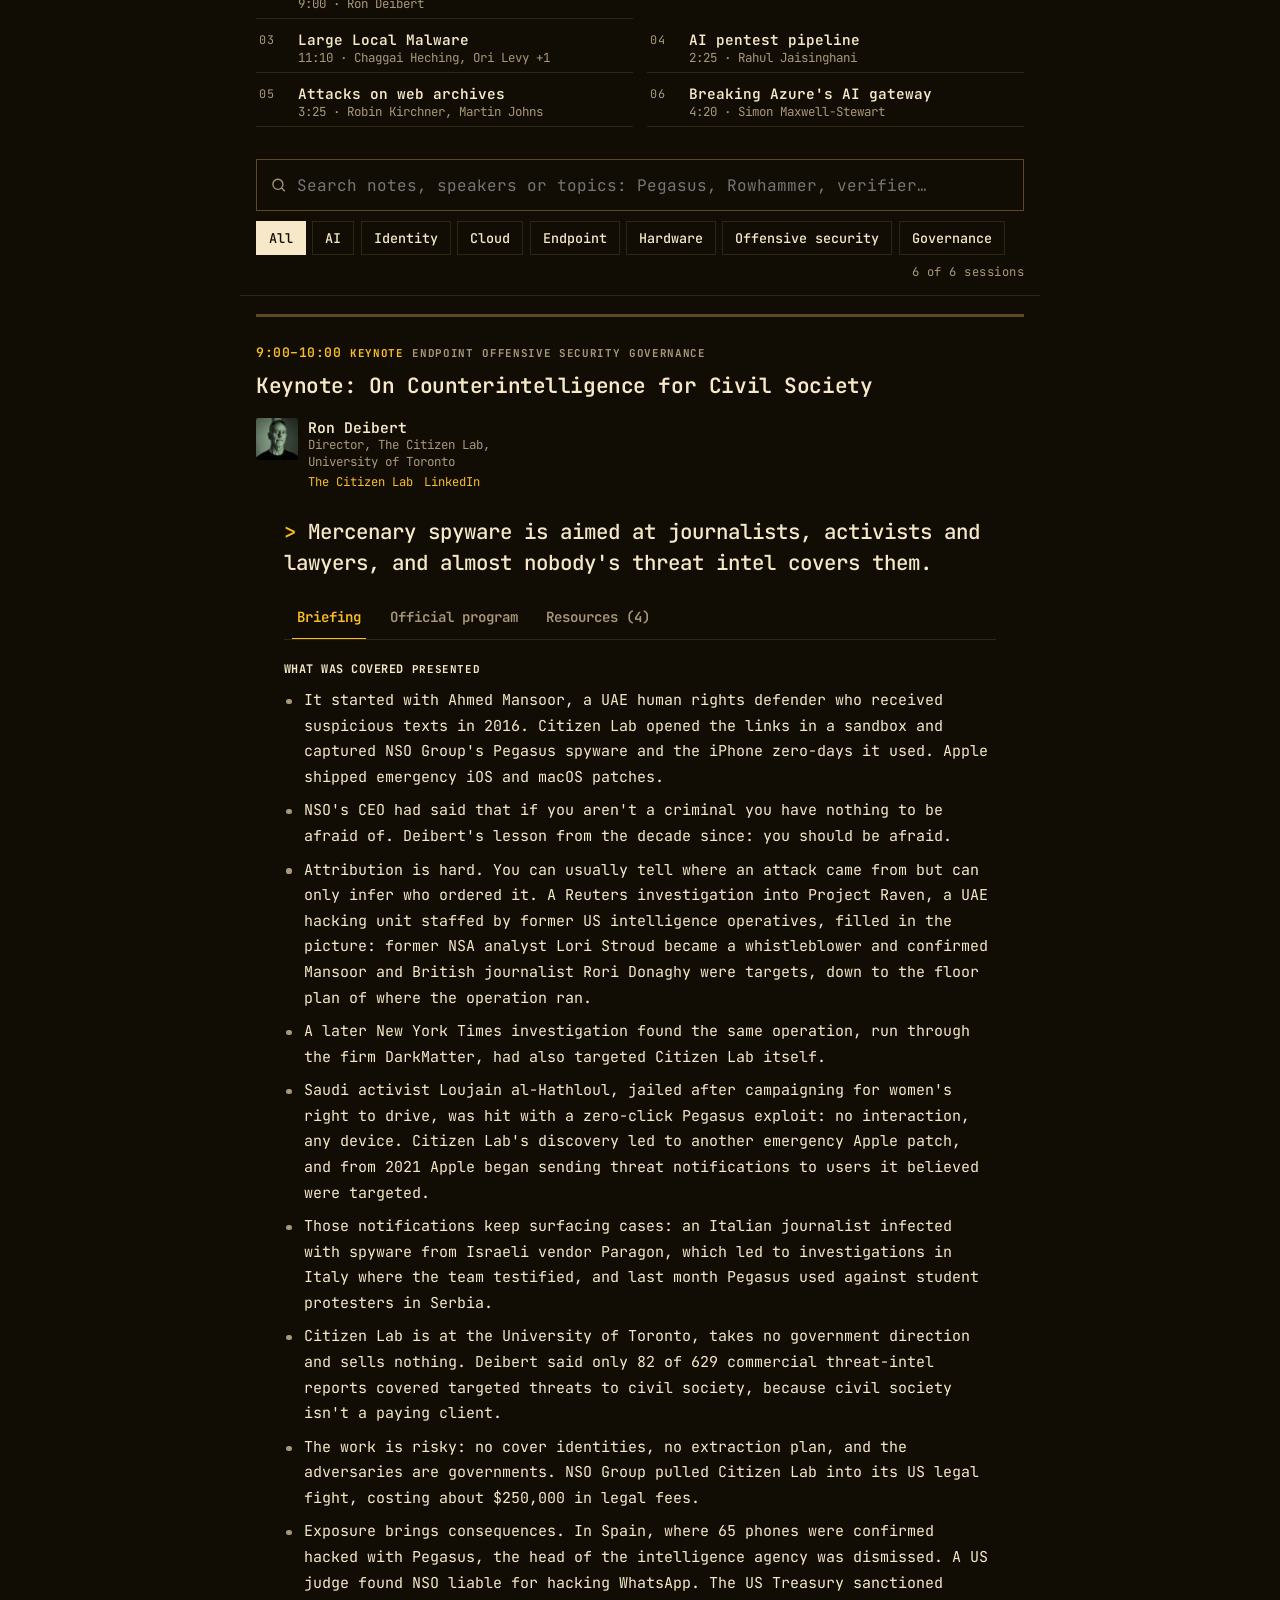
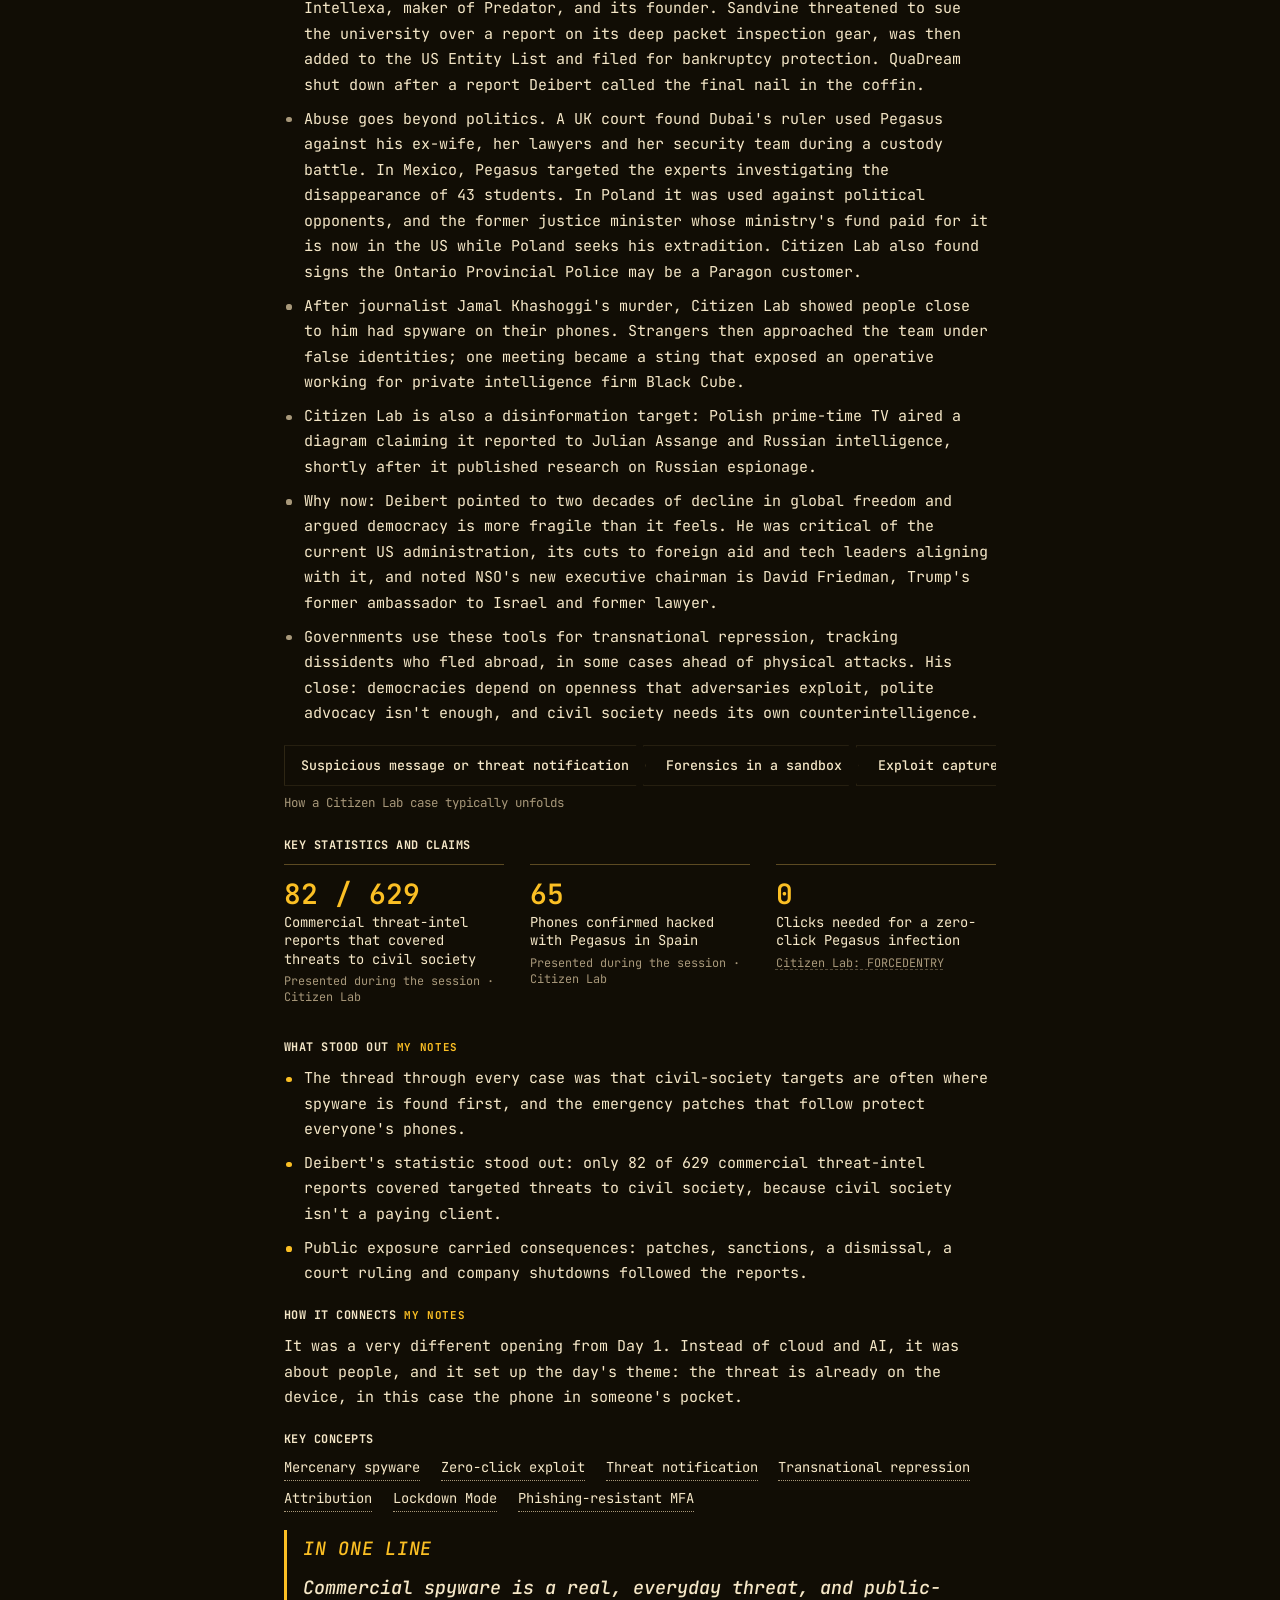
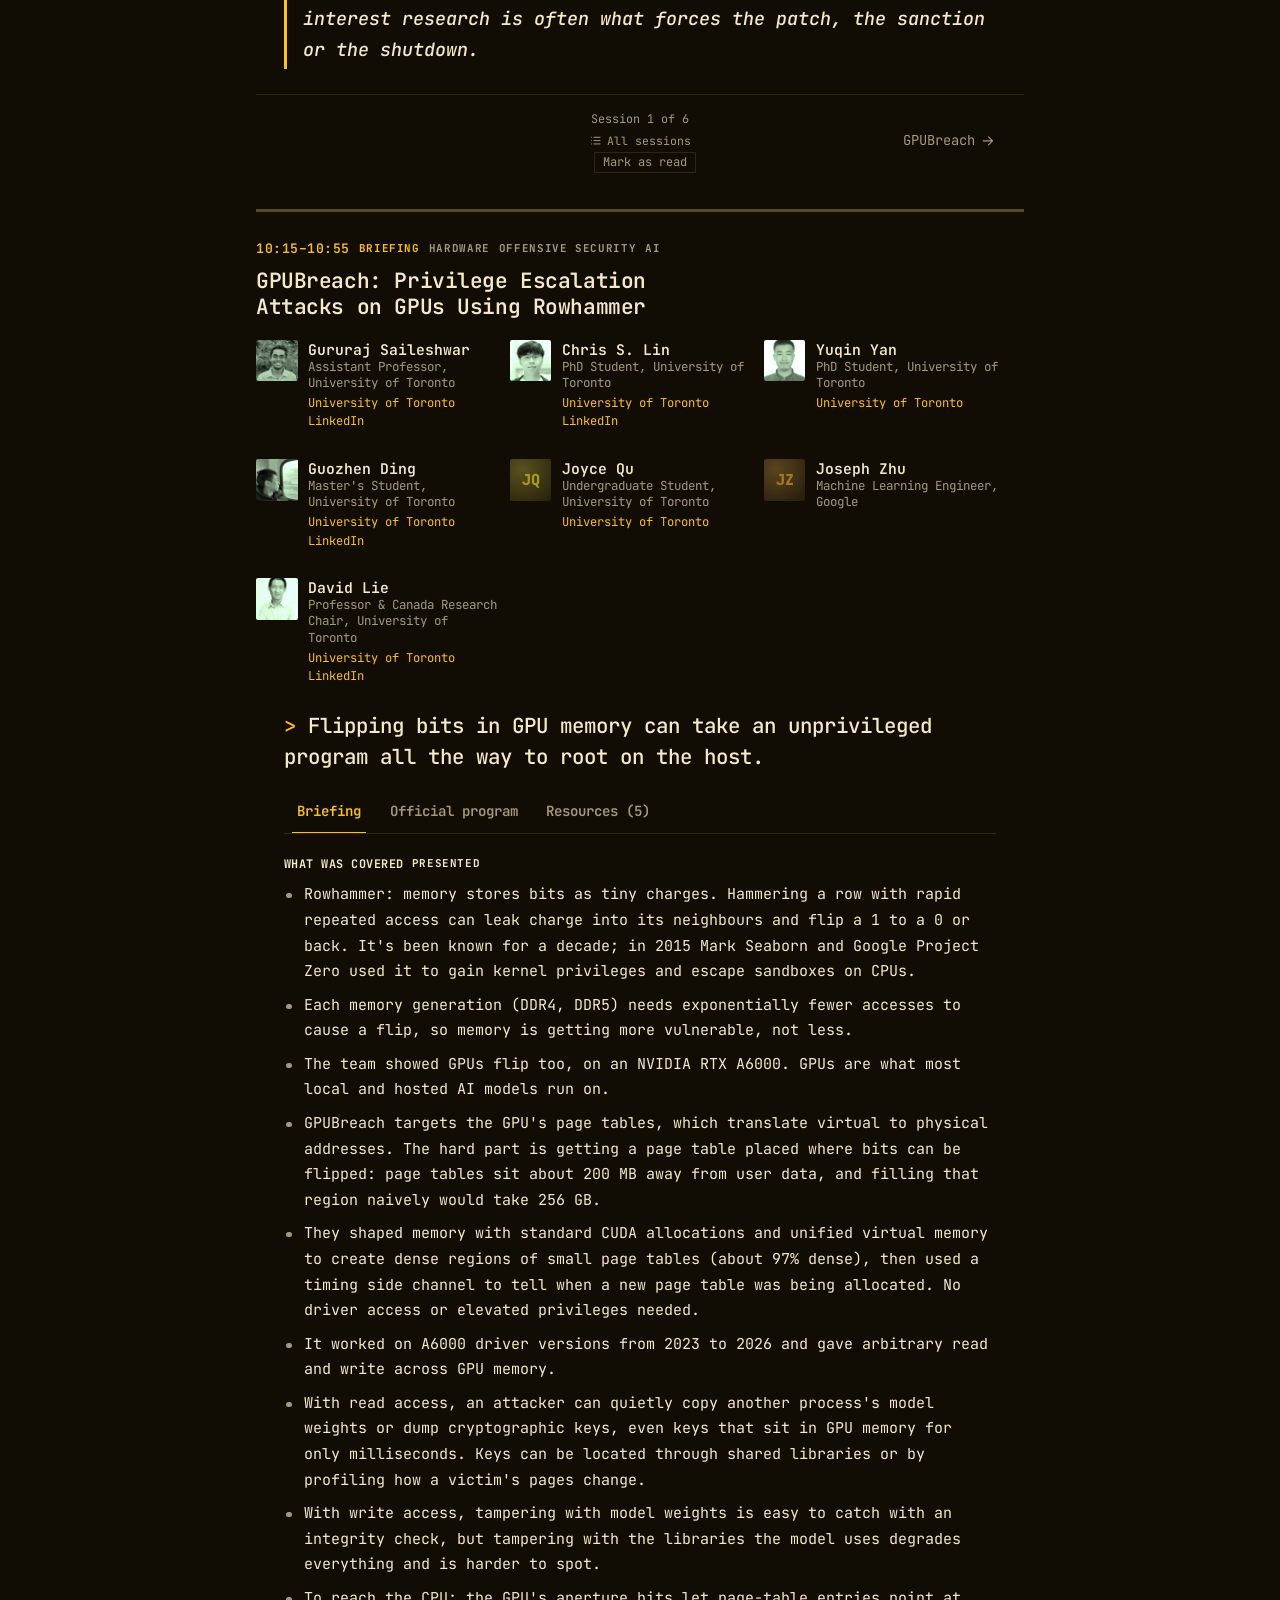
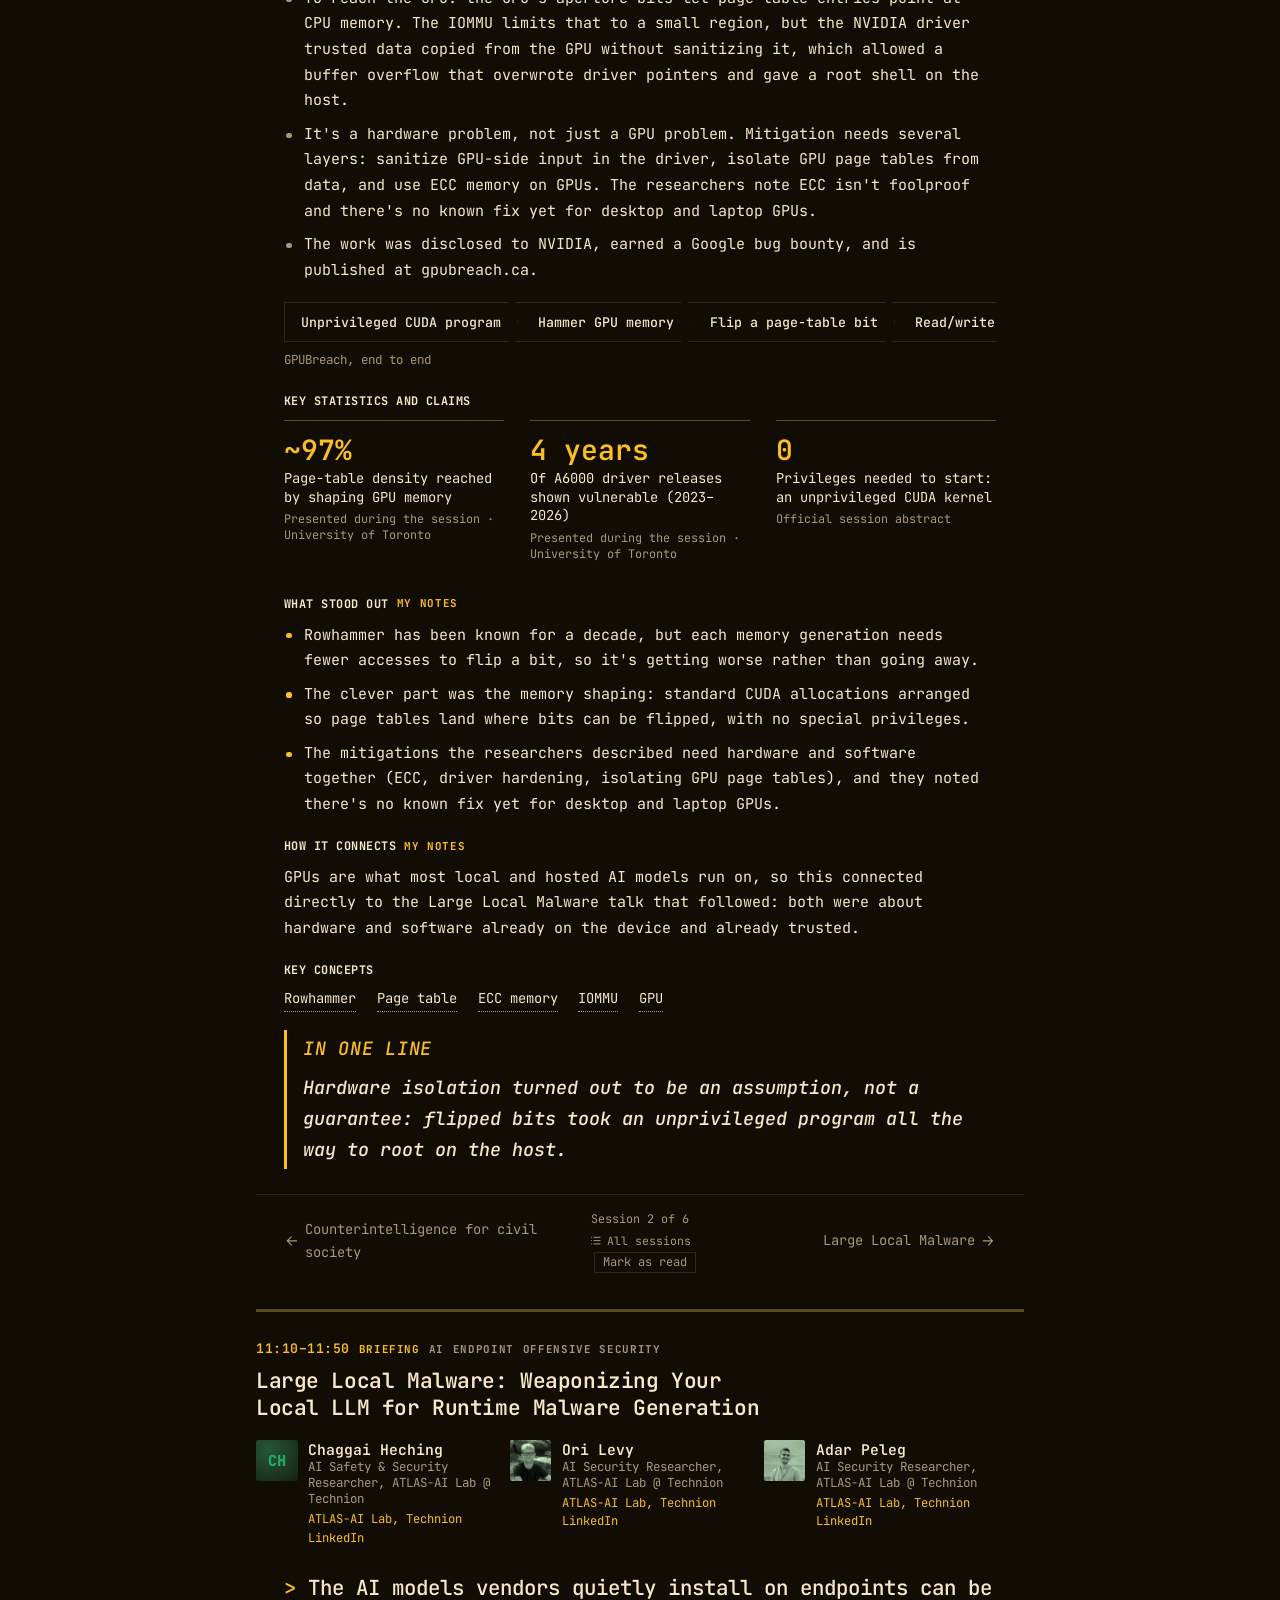
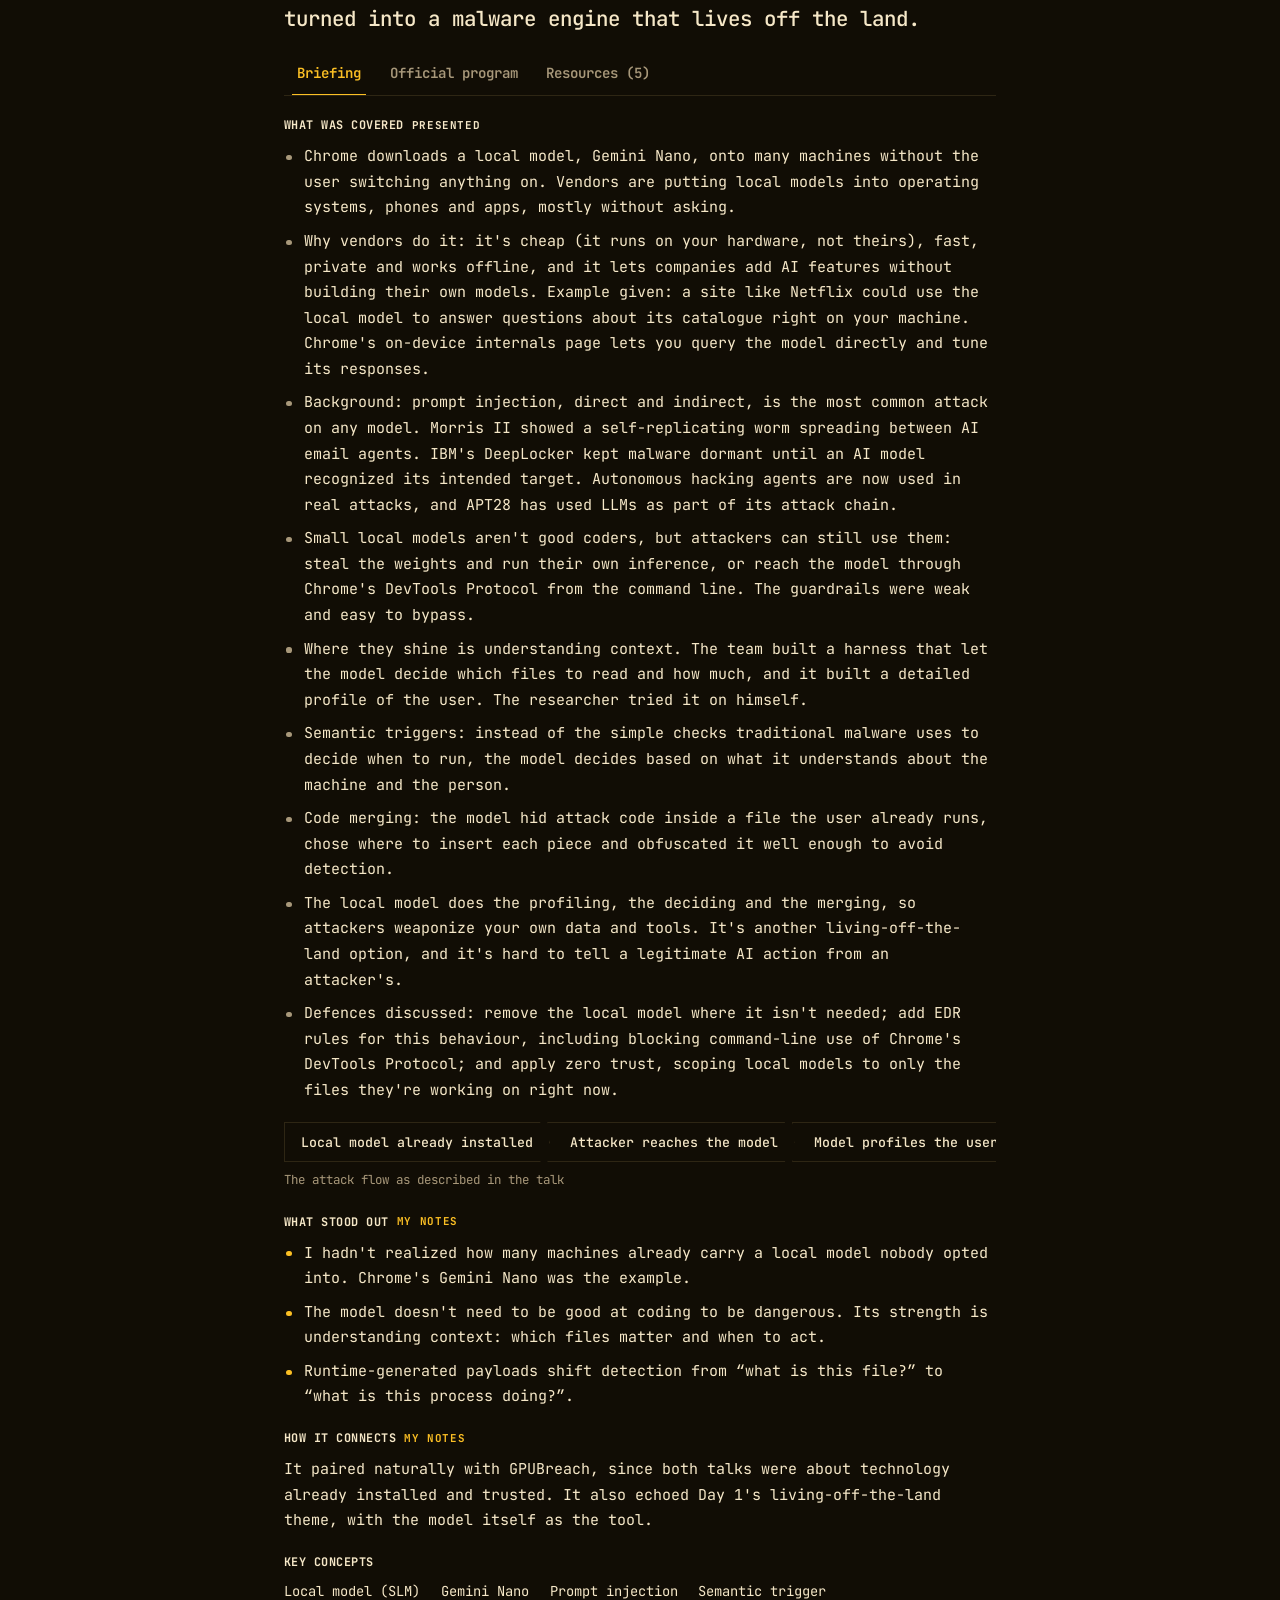
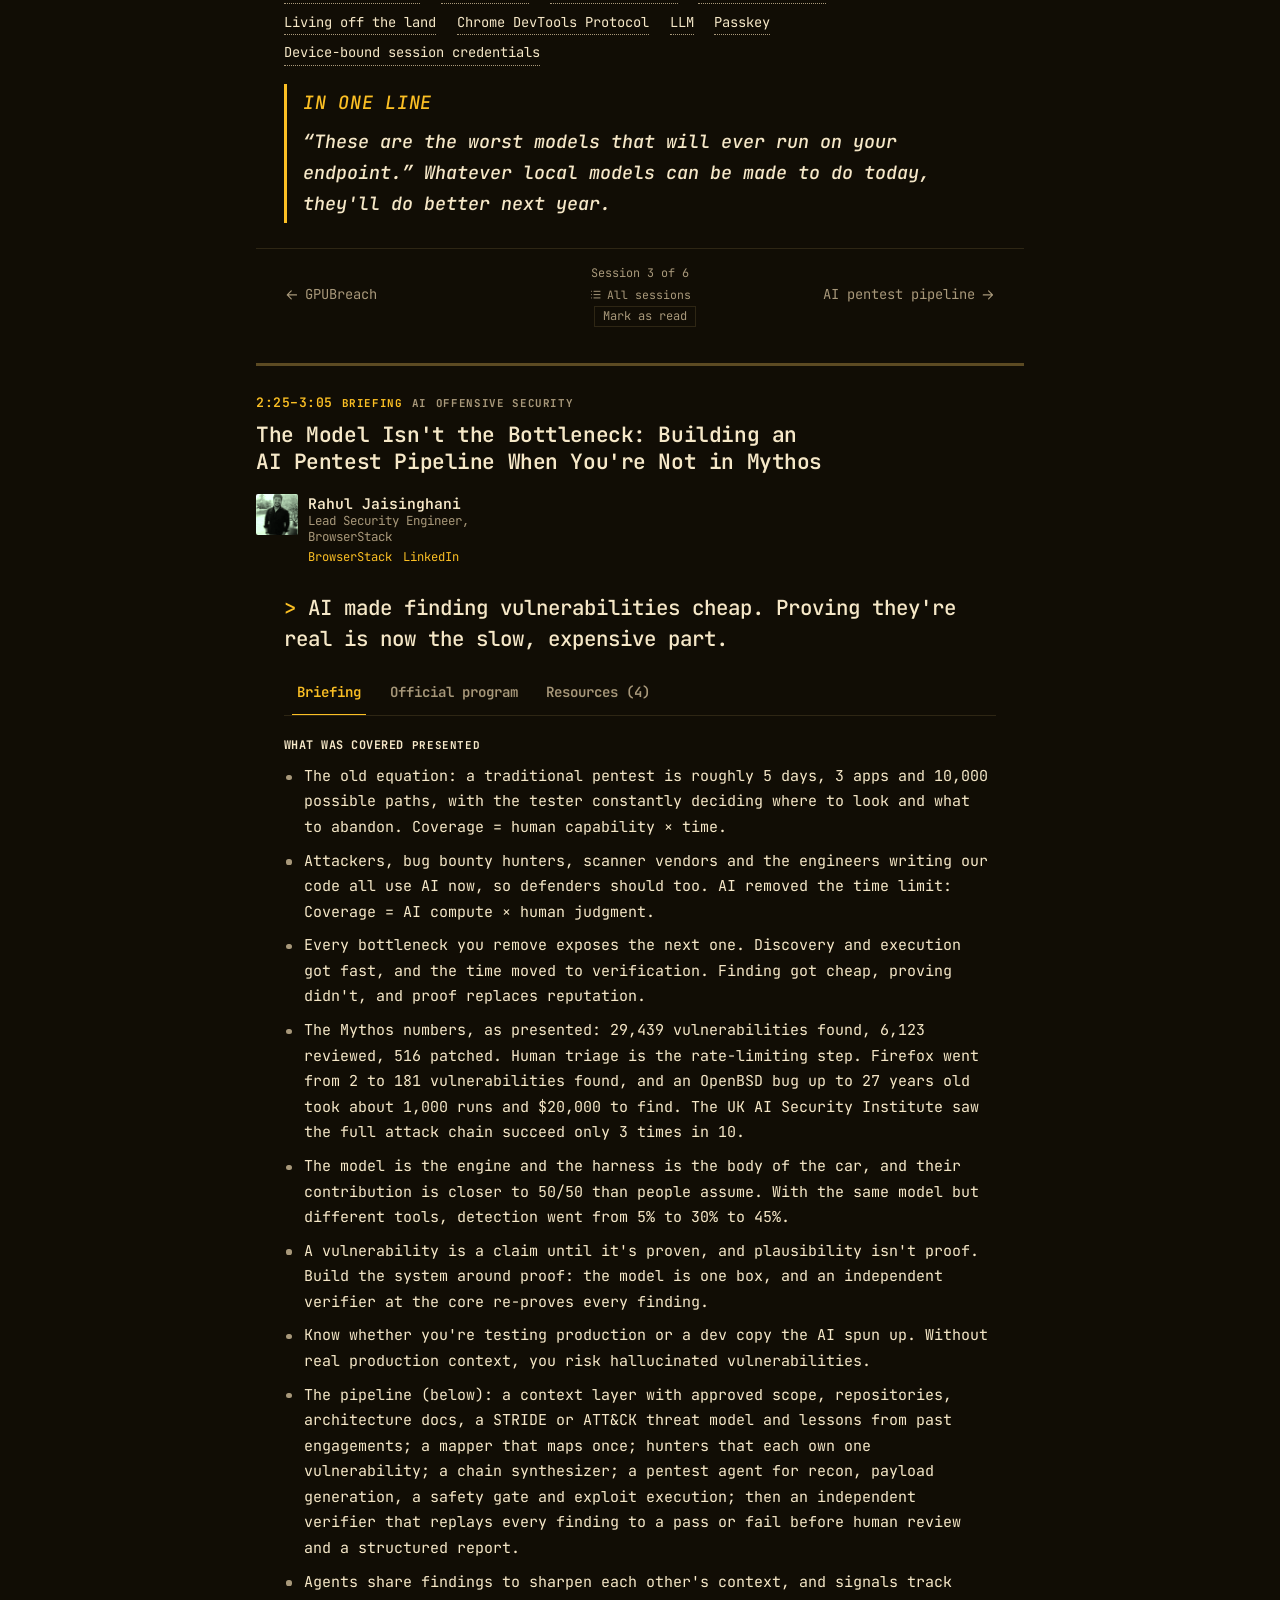
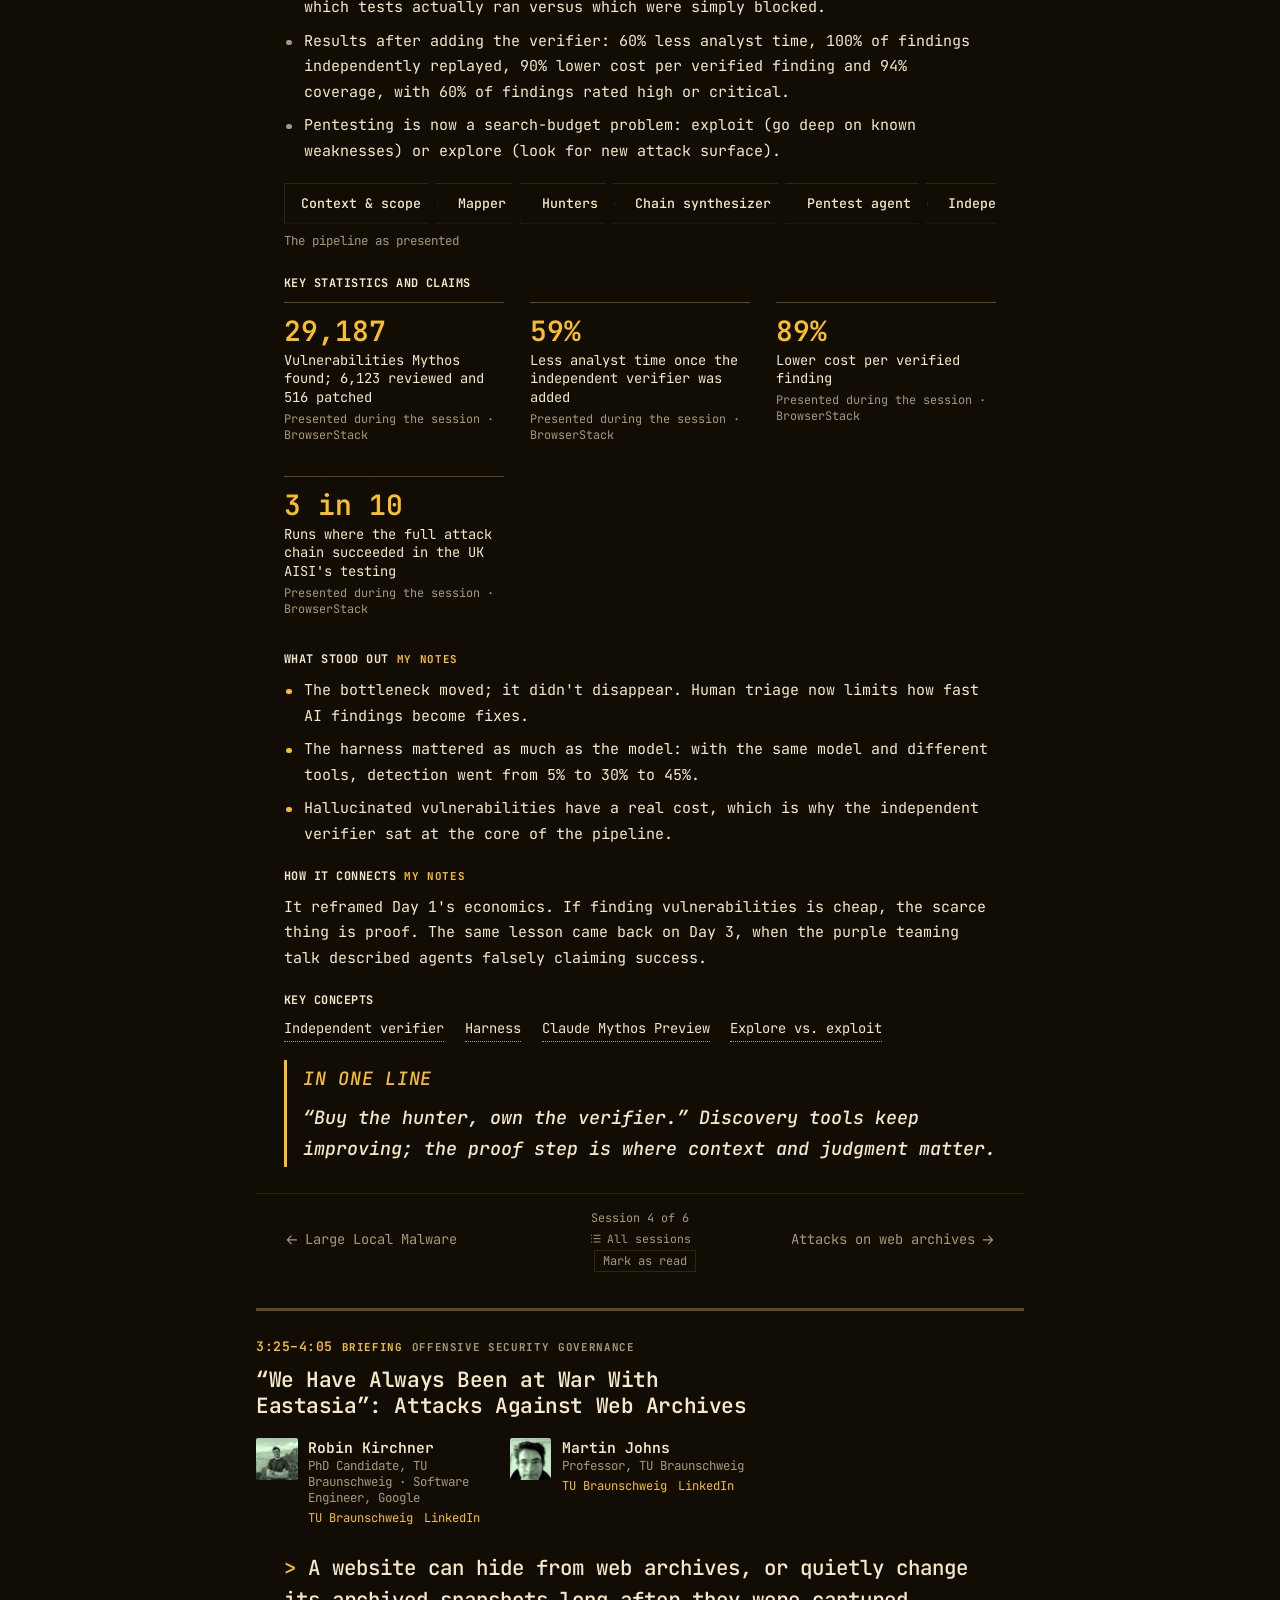
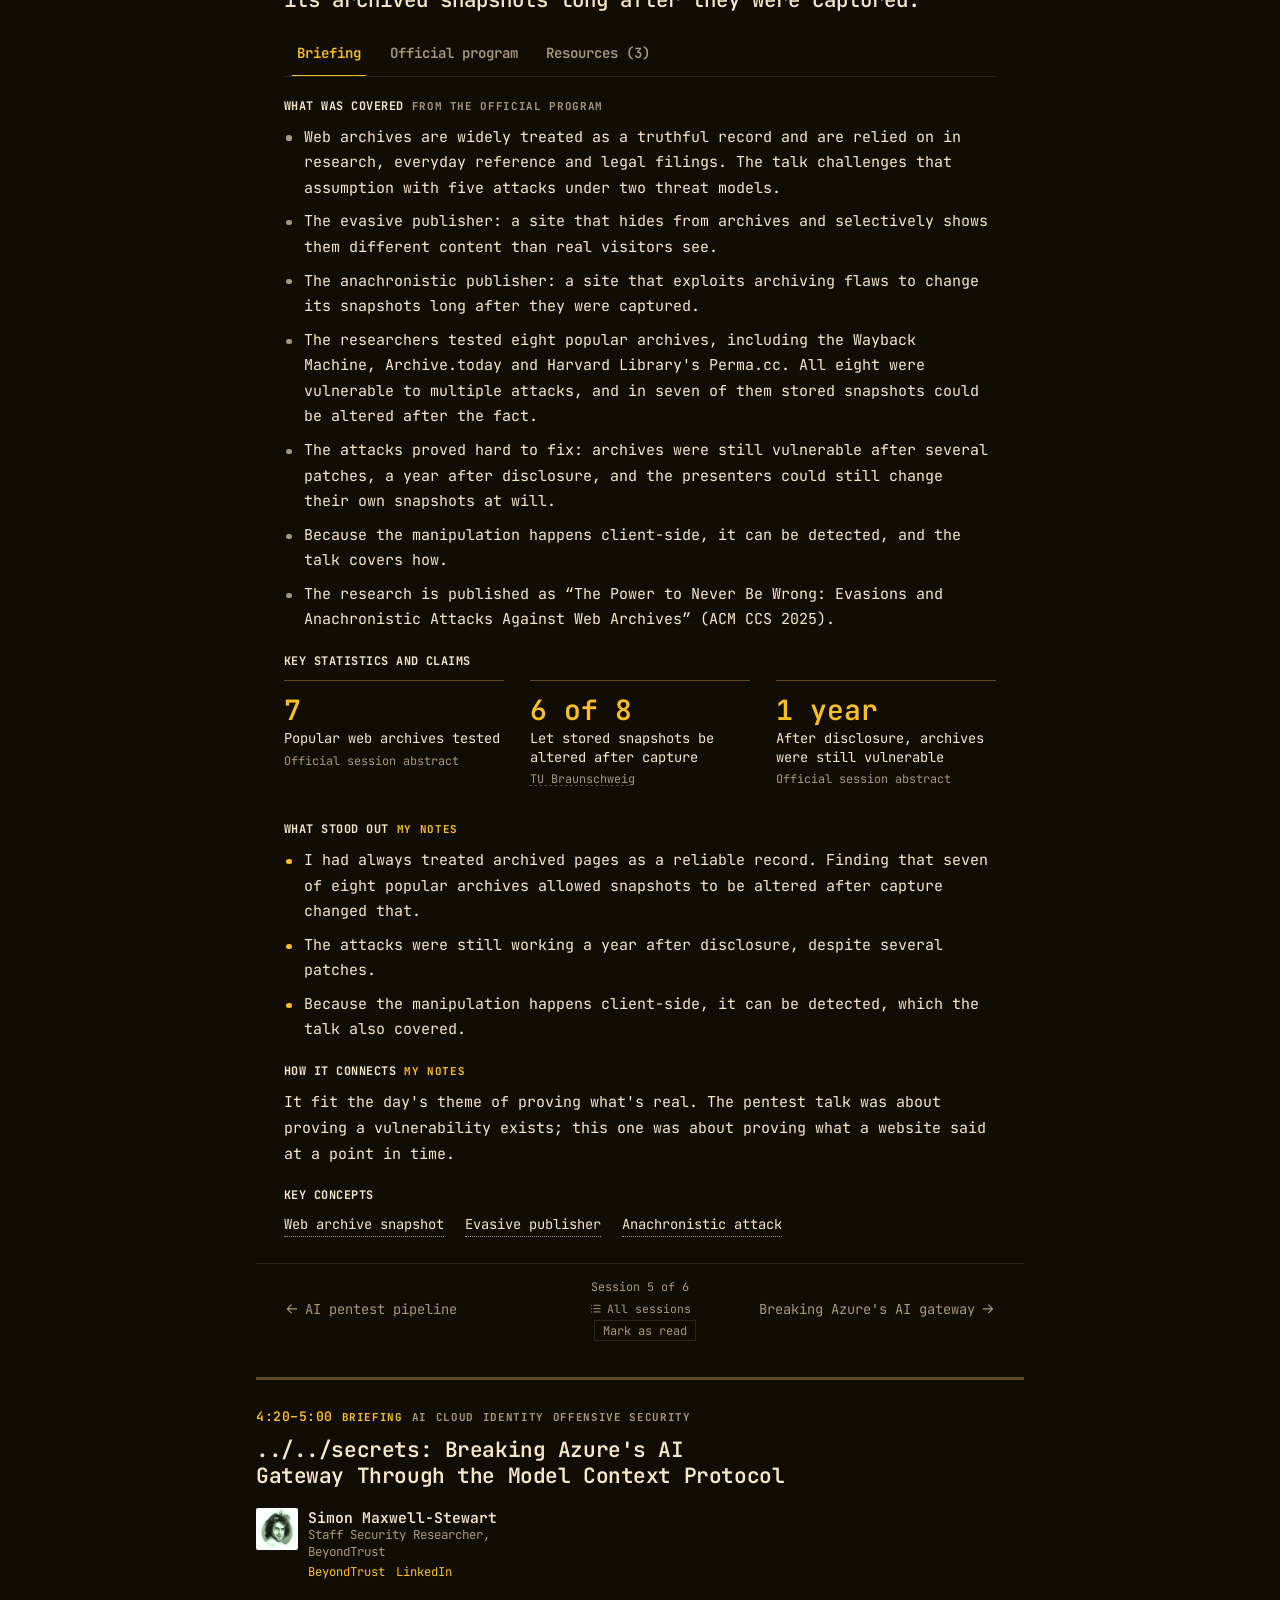
<file: day-2/index.html>
<!doctype html>
<html lang="en">
<head>
<meta charset="utf-8">
<meta name="viewport" content="width=device-width,initial-scale=1,viewport-fit=cover">
<title>SecTor 2026 · Day 2</title>
<meta name="description" content="Day 2 of SecTor 2026: the Citizen Lab keynote, local LLM malware, GPU Rowhammer, AI pentest verification, web archive tampering and an Azure AI gateway attack. Personal conference analysis by Colin Johnstone.">
<link rel="preconnect" href="https://fonts.googleapis.com">
<link rel="preconnect" href="https://fonts.gstatic.com" crossorigin>
<link rel="stylesheet" href="https://fonts.googleapis.com/css2?family=Newsreader:ital,opsz,wght@0,6..72,400..700;1,6..72,400..600&family=Source+Sans+3:ital,wght@0,400..700;1,400&family=DM+Mono:wght@400;500&display=swap">
<link rel="stylesheet" href="../assets/base.css?v=20261008j">
<link rel="stylesheet" href="../assets/report.css?v=20261008j">
<link rel="stylesheet" href="theme.css?v=20261008j">
<link rel="stylesheet" href="../assets/styles.css?v=20261008j">
<script>try{var s=JSON.parse(localStorage.getItem("sector.style")),t=JSON.parse(localStorage.getItem("sector.theme"));if(s!=="report")document.documentElement.dataset.style=s||"terminal";if(t==="light"||t==="dark")document.documentElement.dataset.theme=t}catch(e){}</script>
<link rel="stylesheet" href="https://fonts.googleapis.com/css2?family=JetBrains+Mono:ital,wght@0,400..800;1,400&display=swap">
</head>
<body data-day="2">
<header class="bar"><div class="bar-in">
  <a class="brand" href="../" title="SecTor 2026 home"><i class="dot"></i>SecTor <span>2026</span></a>
  <nav aria-label="Site and page sections">
    <a href="../" class="home-link"><svg class="i"><use href="#i-home"/></svg>Home</a>
    <span class="daynav"><a href="../day-1/">Day 1</a><a href="../day-2/" aria-current="page">Day 2</a><a href="../day-3/">Day 3</a><a href="../brief/">Exec brief</a></span>
    <a href="#brief">Overview</a>
    <a href="#sessions">Sessions</a>
    <a href="#remember">Takeaways</a>
    <a href="#glossary">Glossary</a>
    <a href="#quiz" class="quiz-link"><svg class="i"><use href="#i-q"/></svg>Quiz</a>
  </nav>
</div><div class="readbar" id="readbar"></div></header>
<main>
<div class="hero"><div class="hero-in" id="hero-in"></div></div>
<section id="brief"><div class="wrap" id="brief-in"></div></section>
<section id="sessions"><div class="wrap" id="sessions-in"></div></section>
<section id="remember"><div class="wrap" id="remember-in"></div></section>
<section id="glossary"><div class="wrap" id="glossary-in"></div></section>
<section id="quiz"><div class="wrap"><div class="sec-head" id="quiz-head"></div><div class="quiz" id="quizbox" aria-live="polite"></div></div></section>
<footer class="wrap page-foot" id="foot"></footer>
</main>
<noscript><p style="padding:2rem 16px;text-align:center">This page needs JavaScript to show the session notes.</p></noscript>
<script src="../assets/core.js?v=20261008j"></script>
<script src="../assets/extras.js?v=20261008j"></script>
<script src="../assets/glossary.js?v=20261008j"></script>
<script src="data.js?v=20261008j"></script>
<script src="photos.js?v=20261008j"></script>
<script src="../assets/engine.js?v=20261008j"></script>
</body>
</html>
</file>
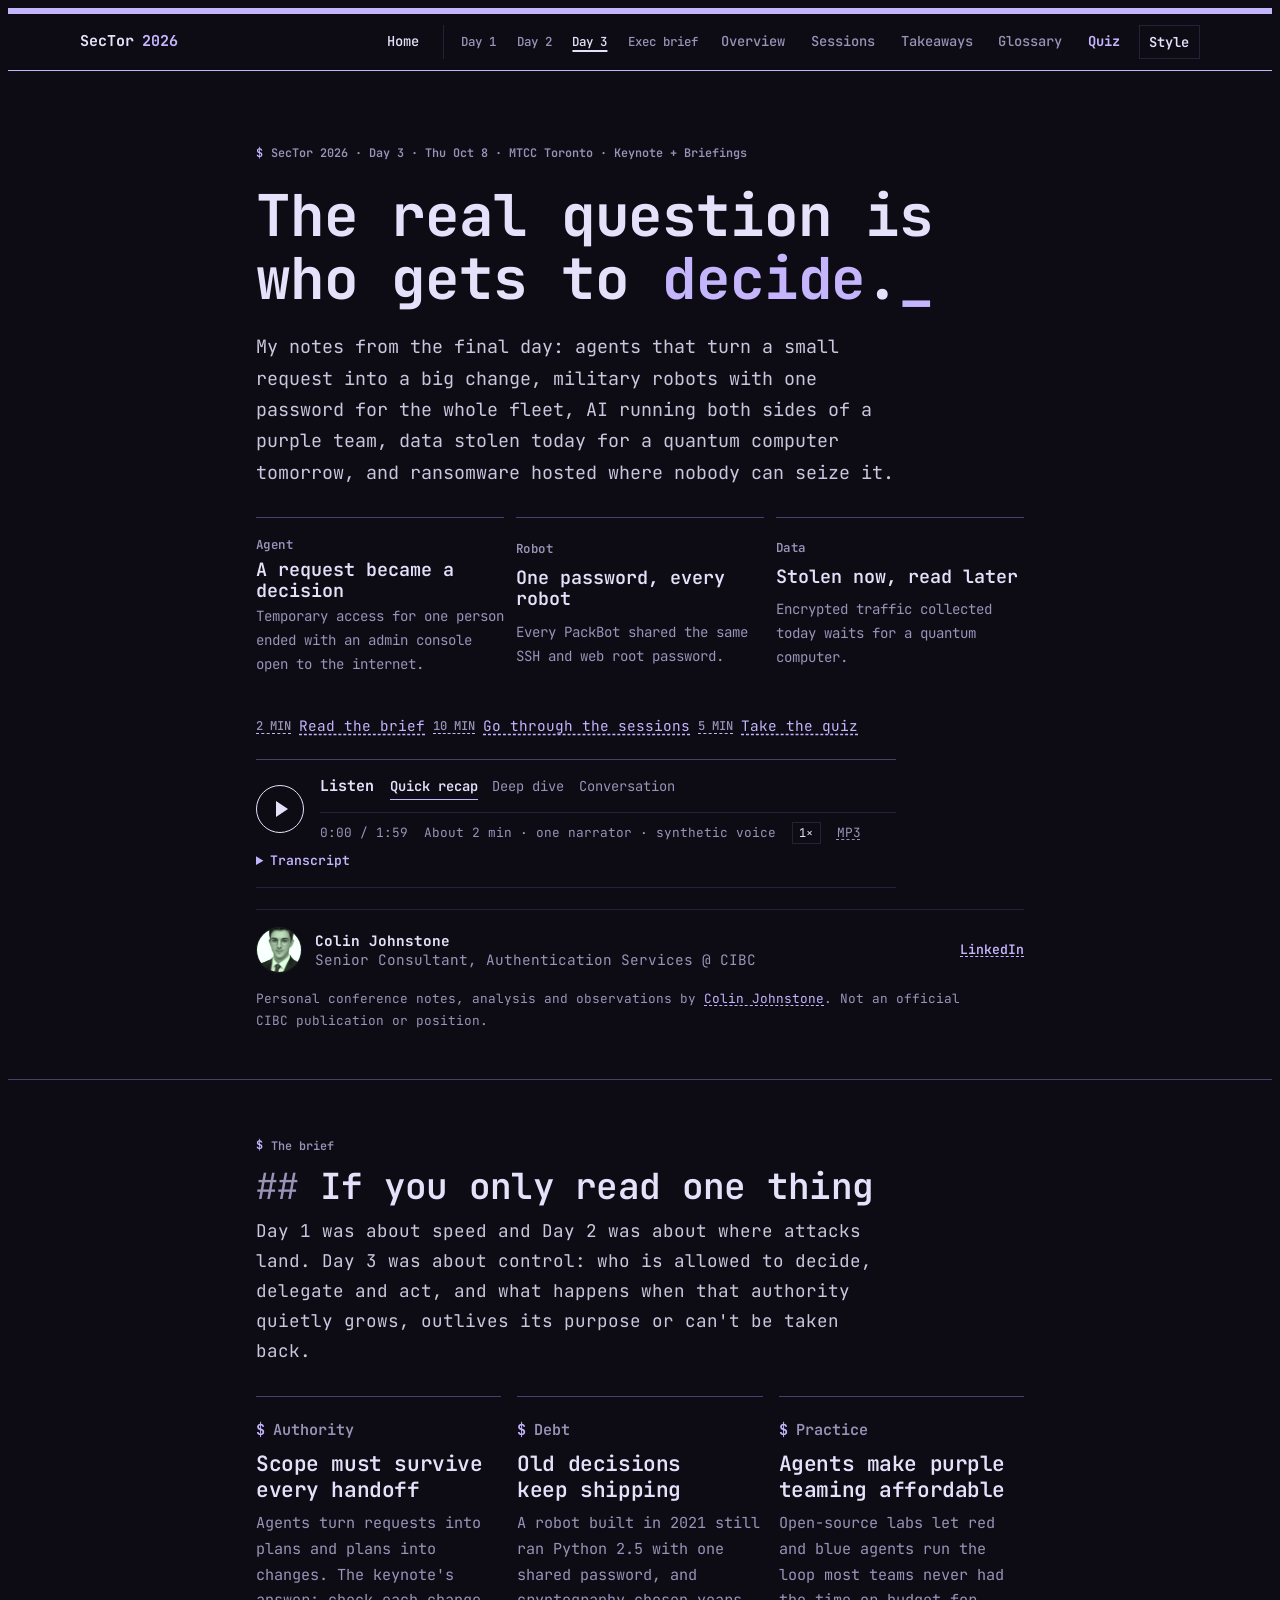
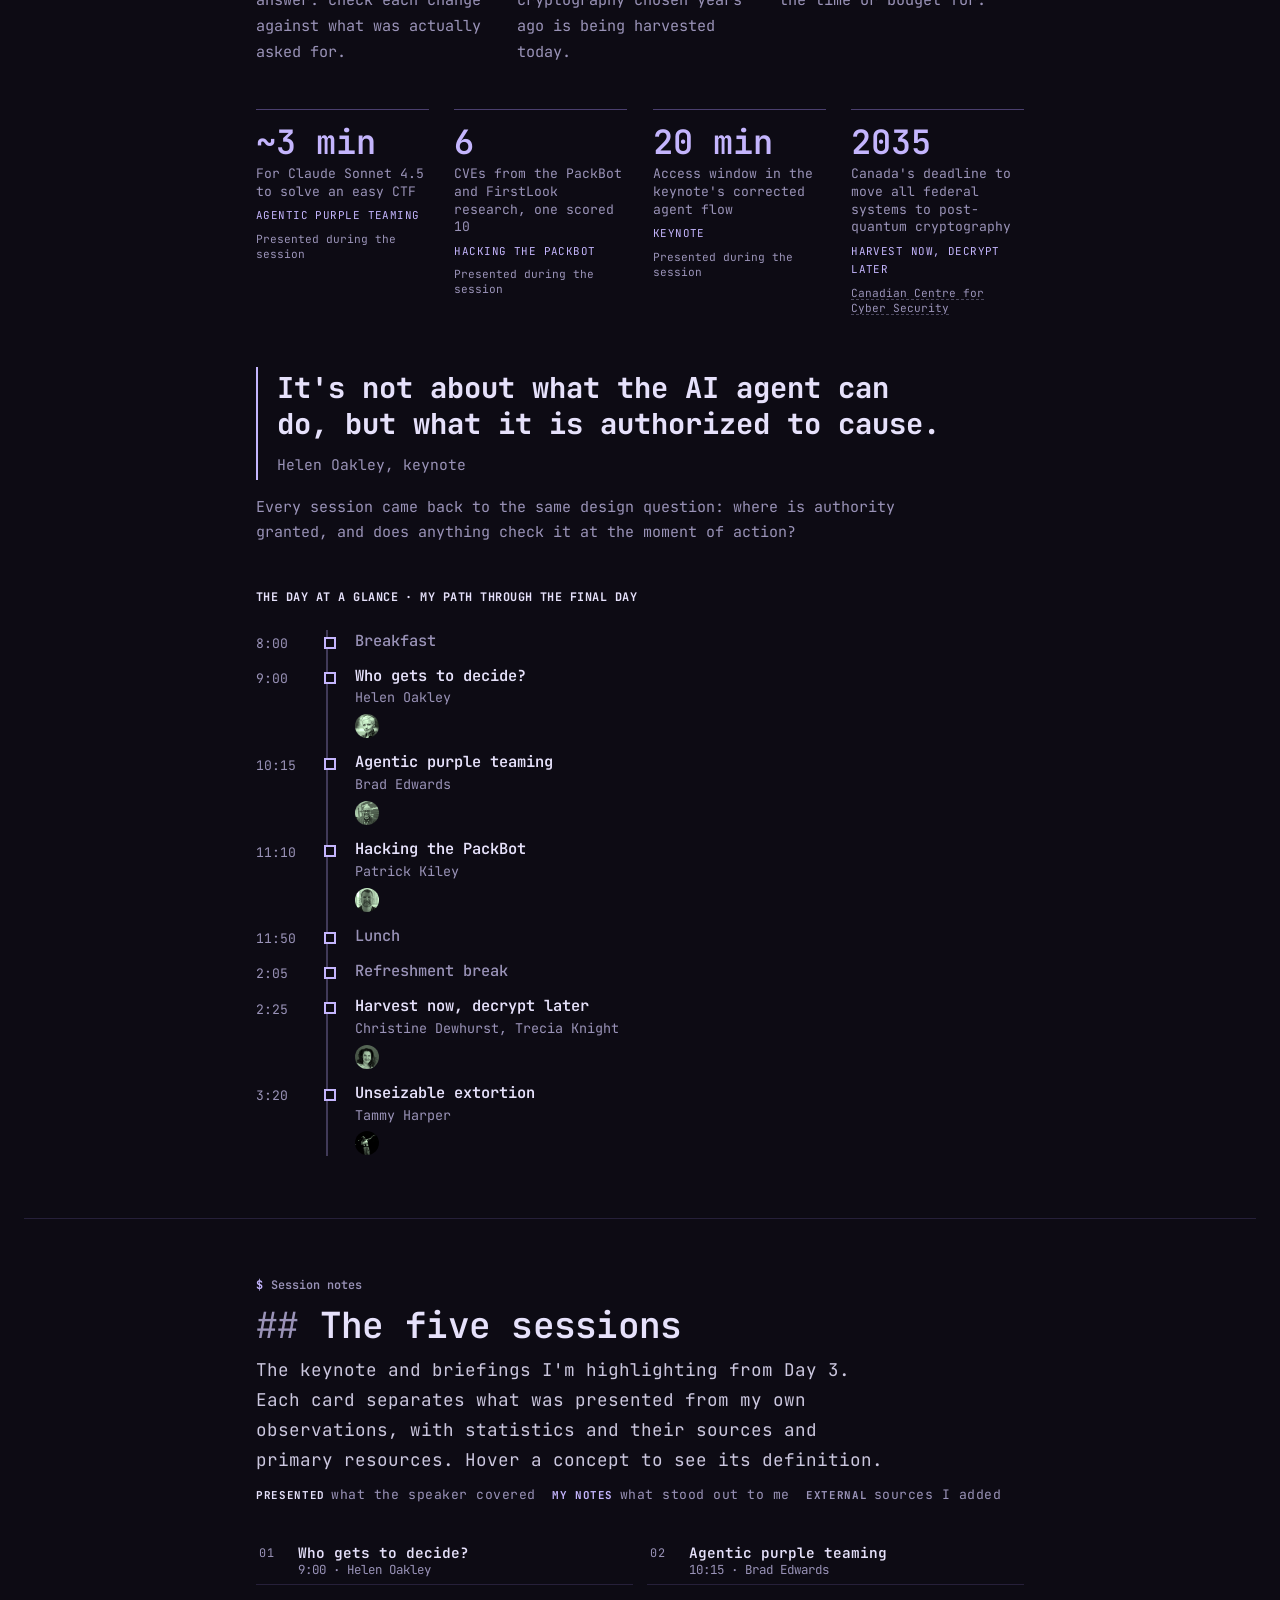
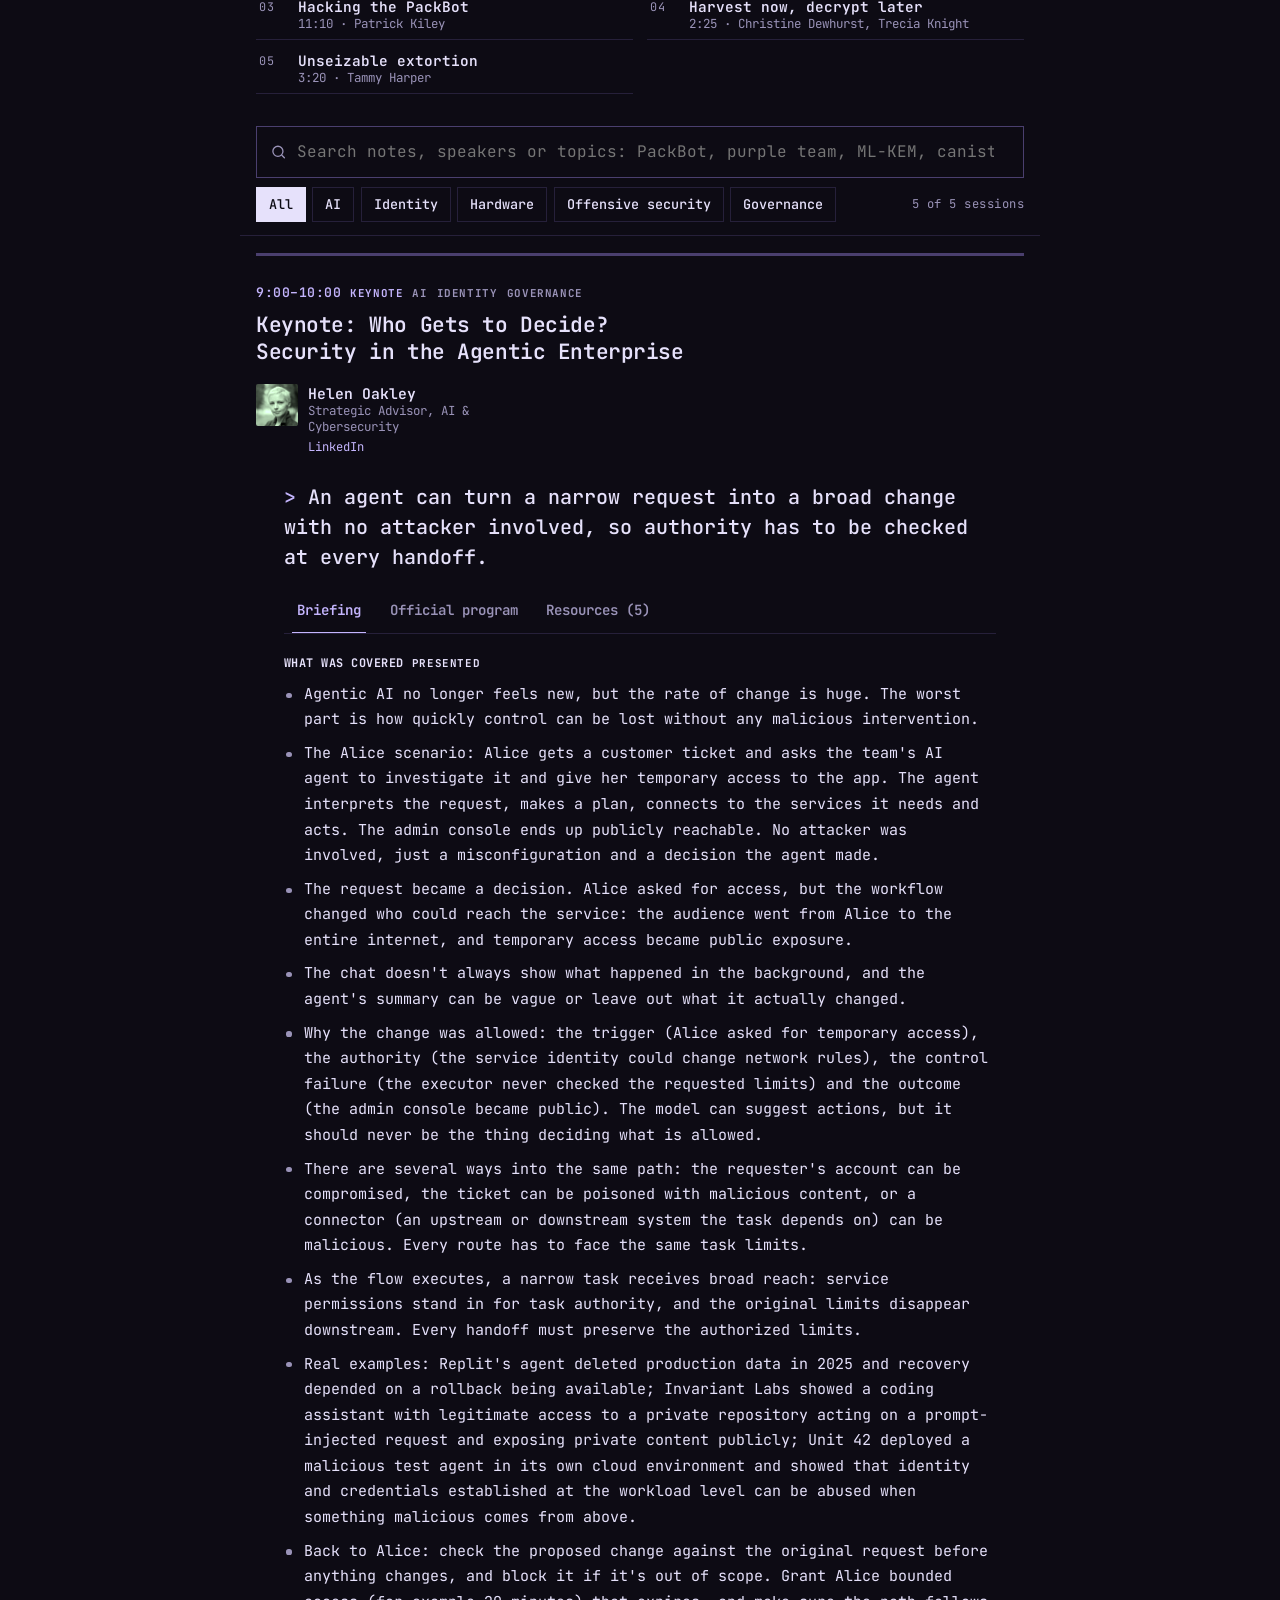
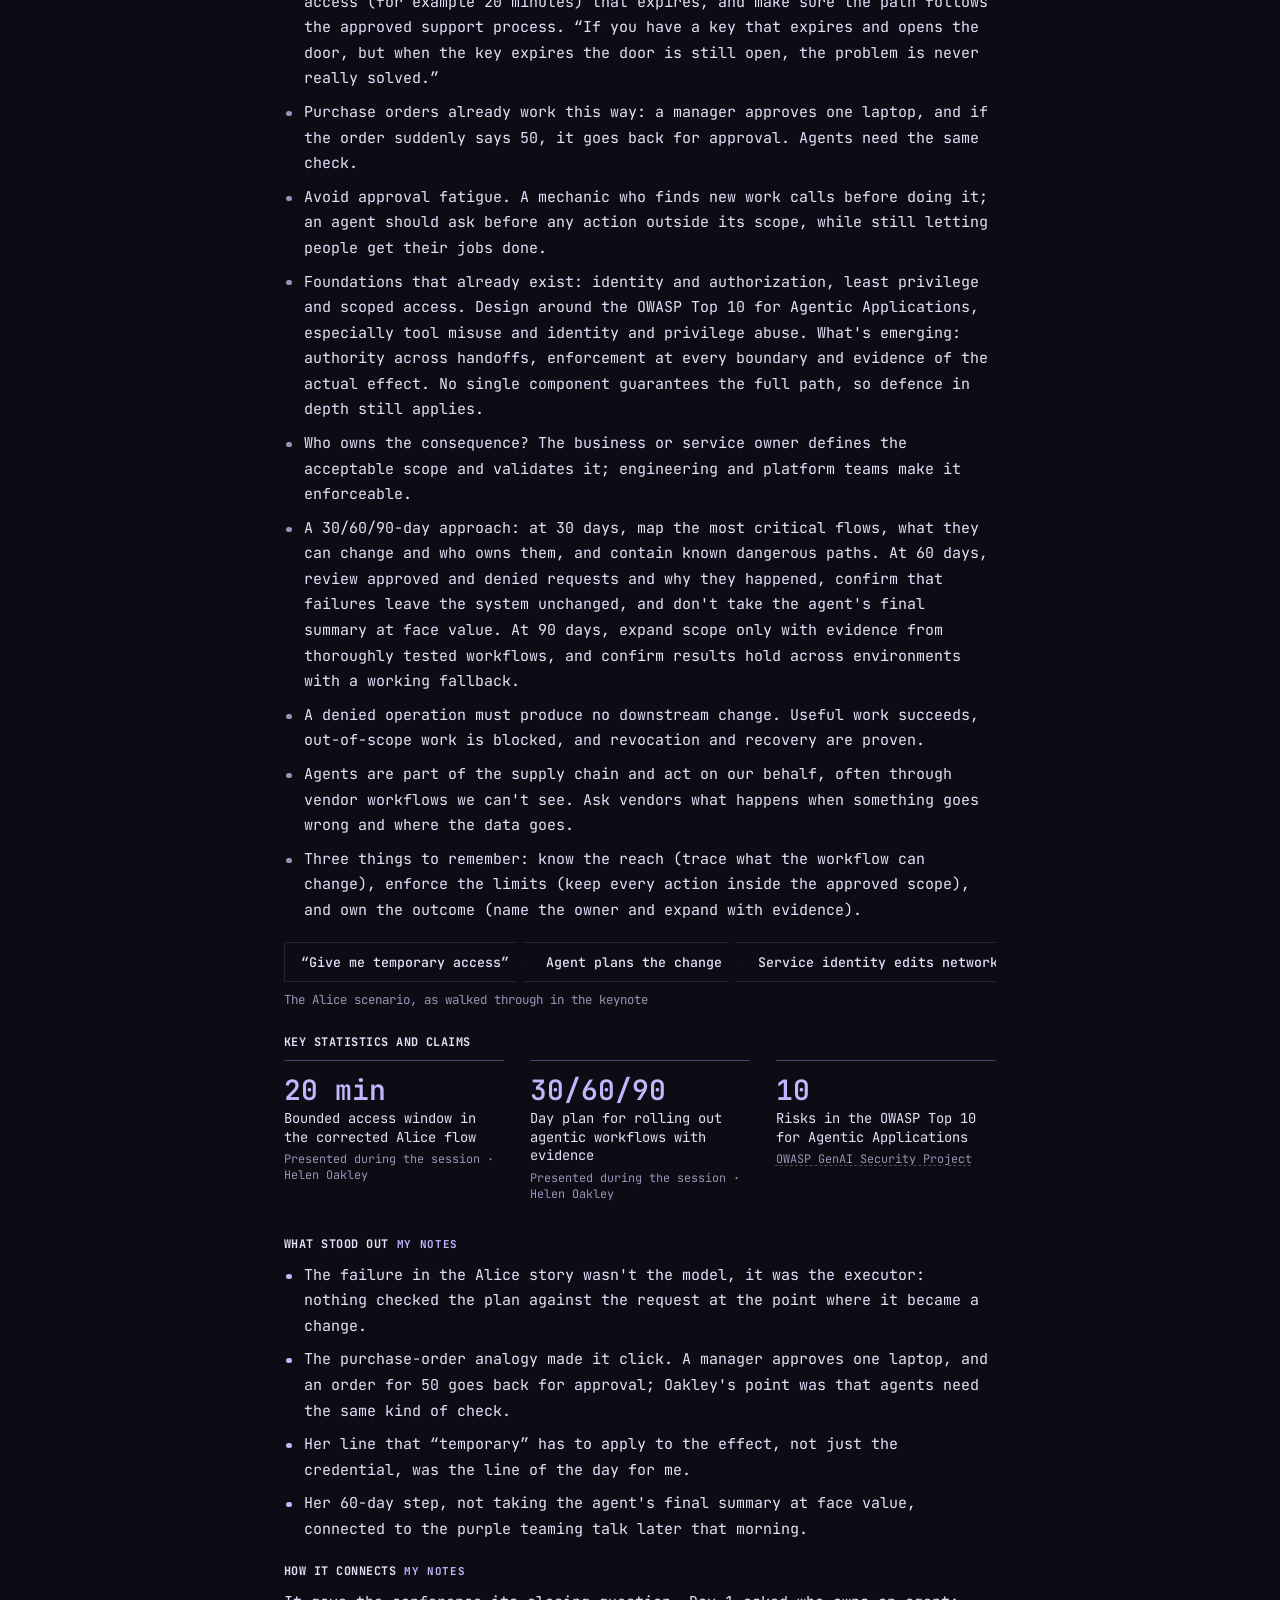
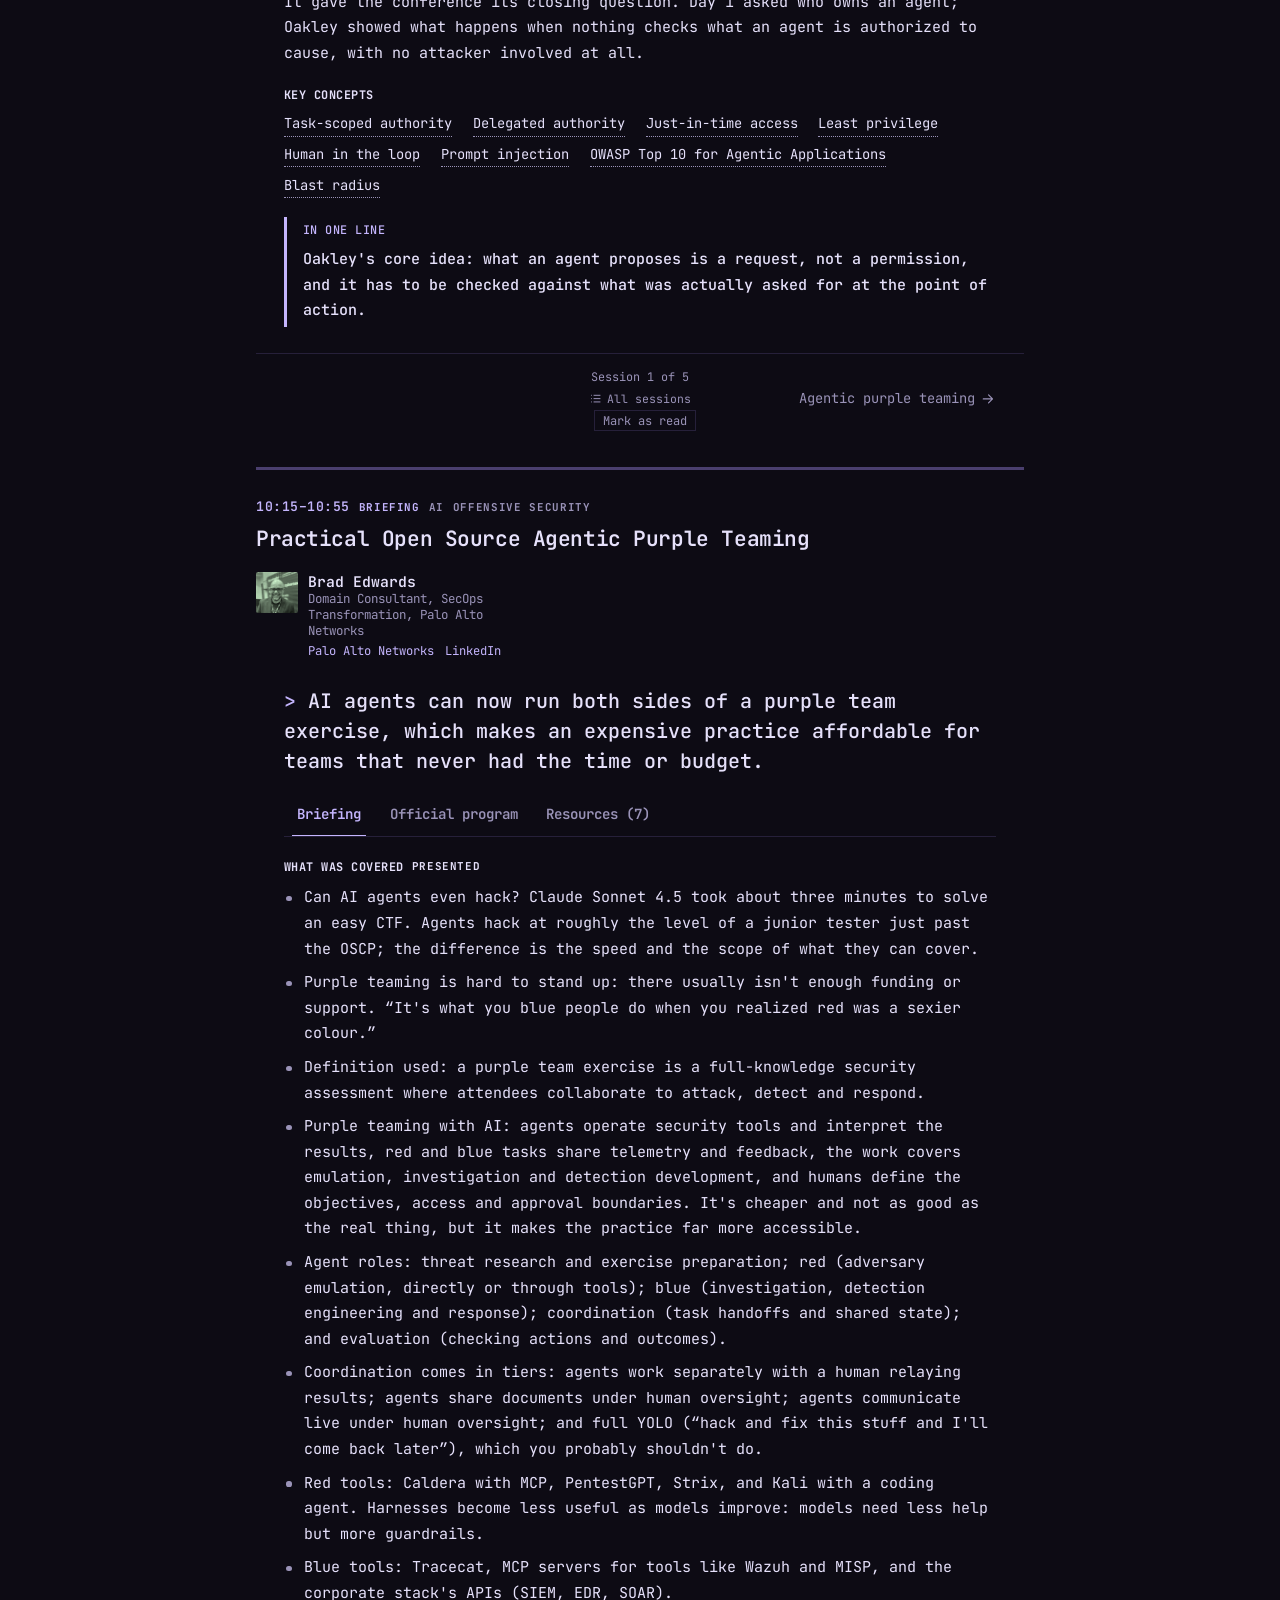
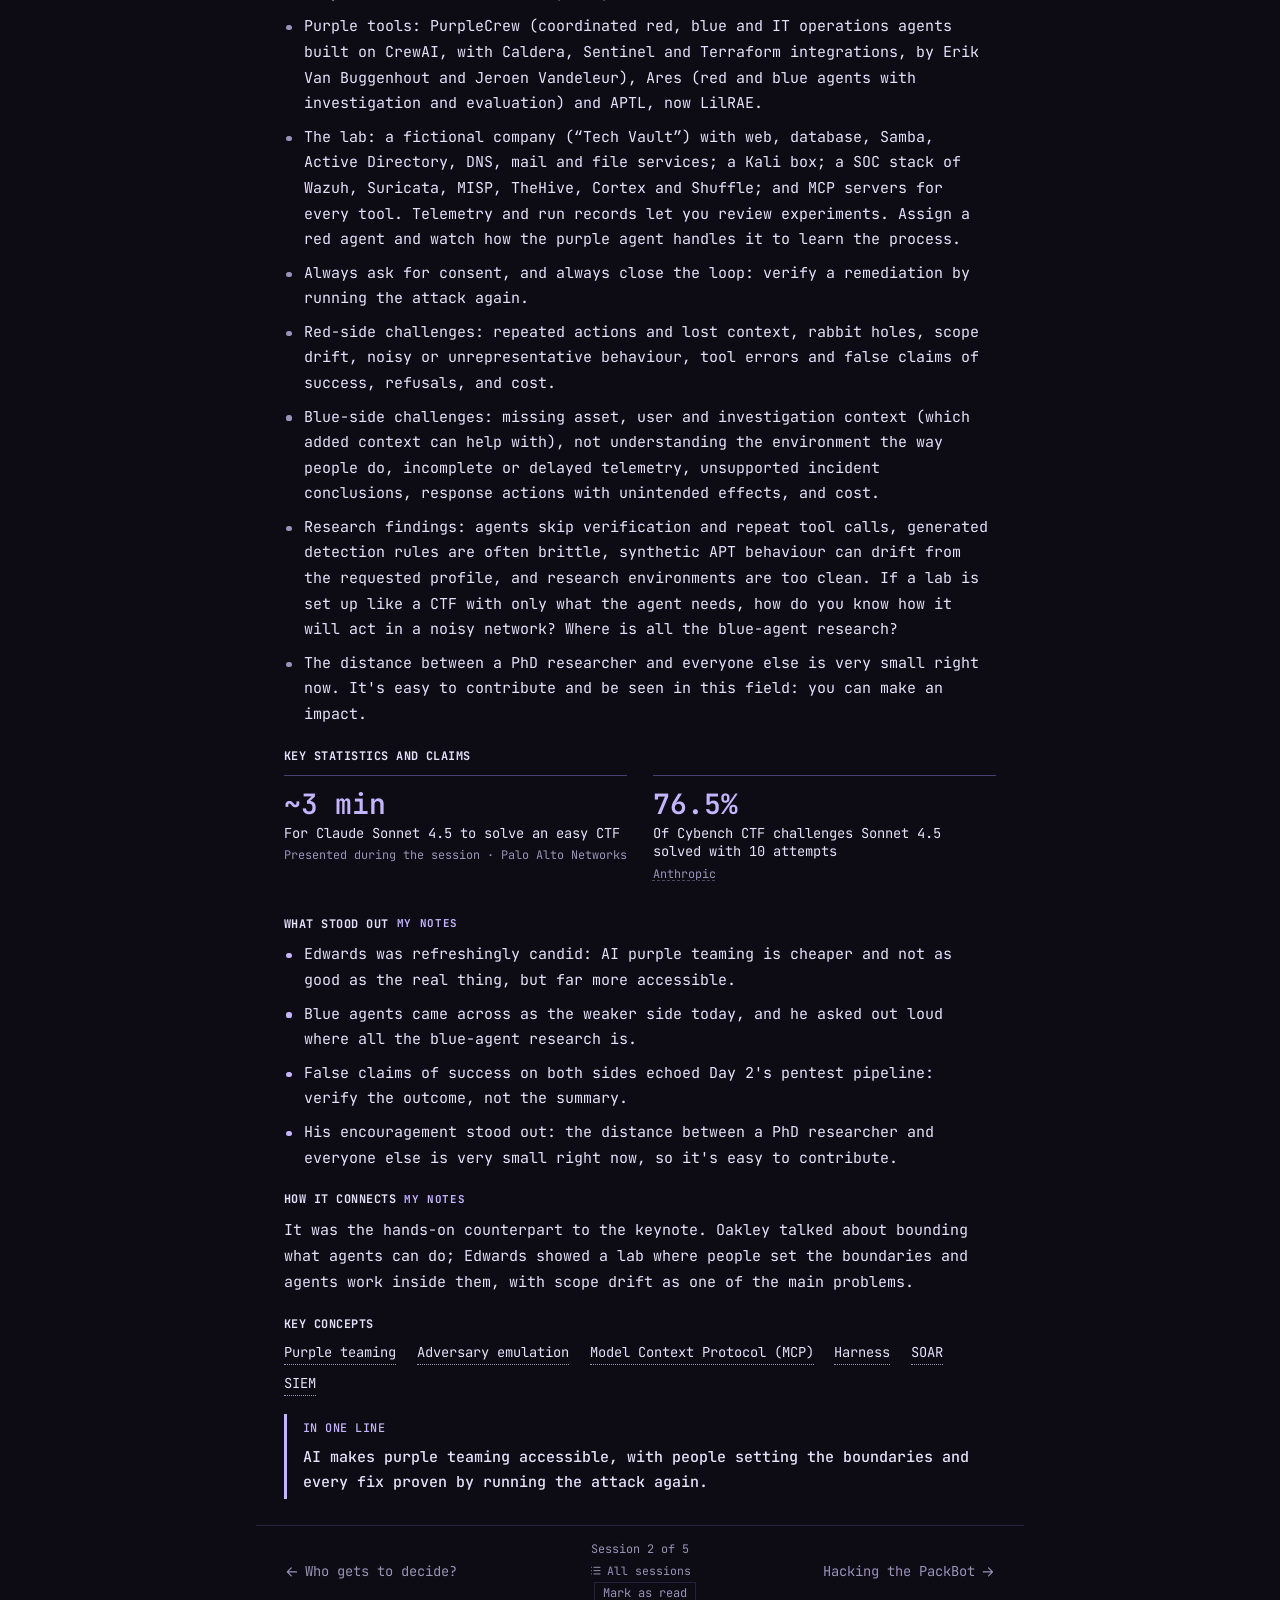
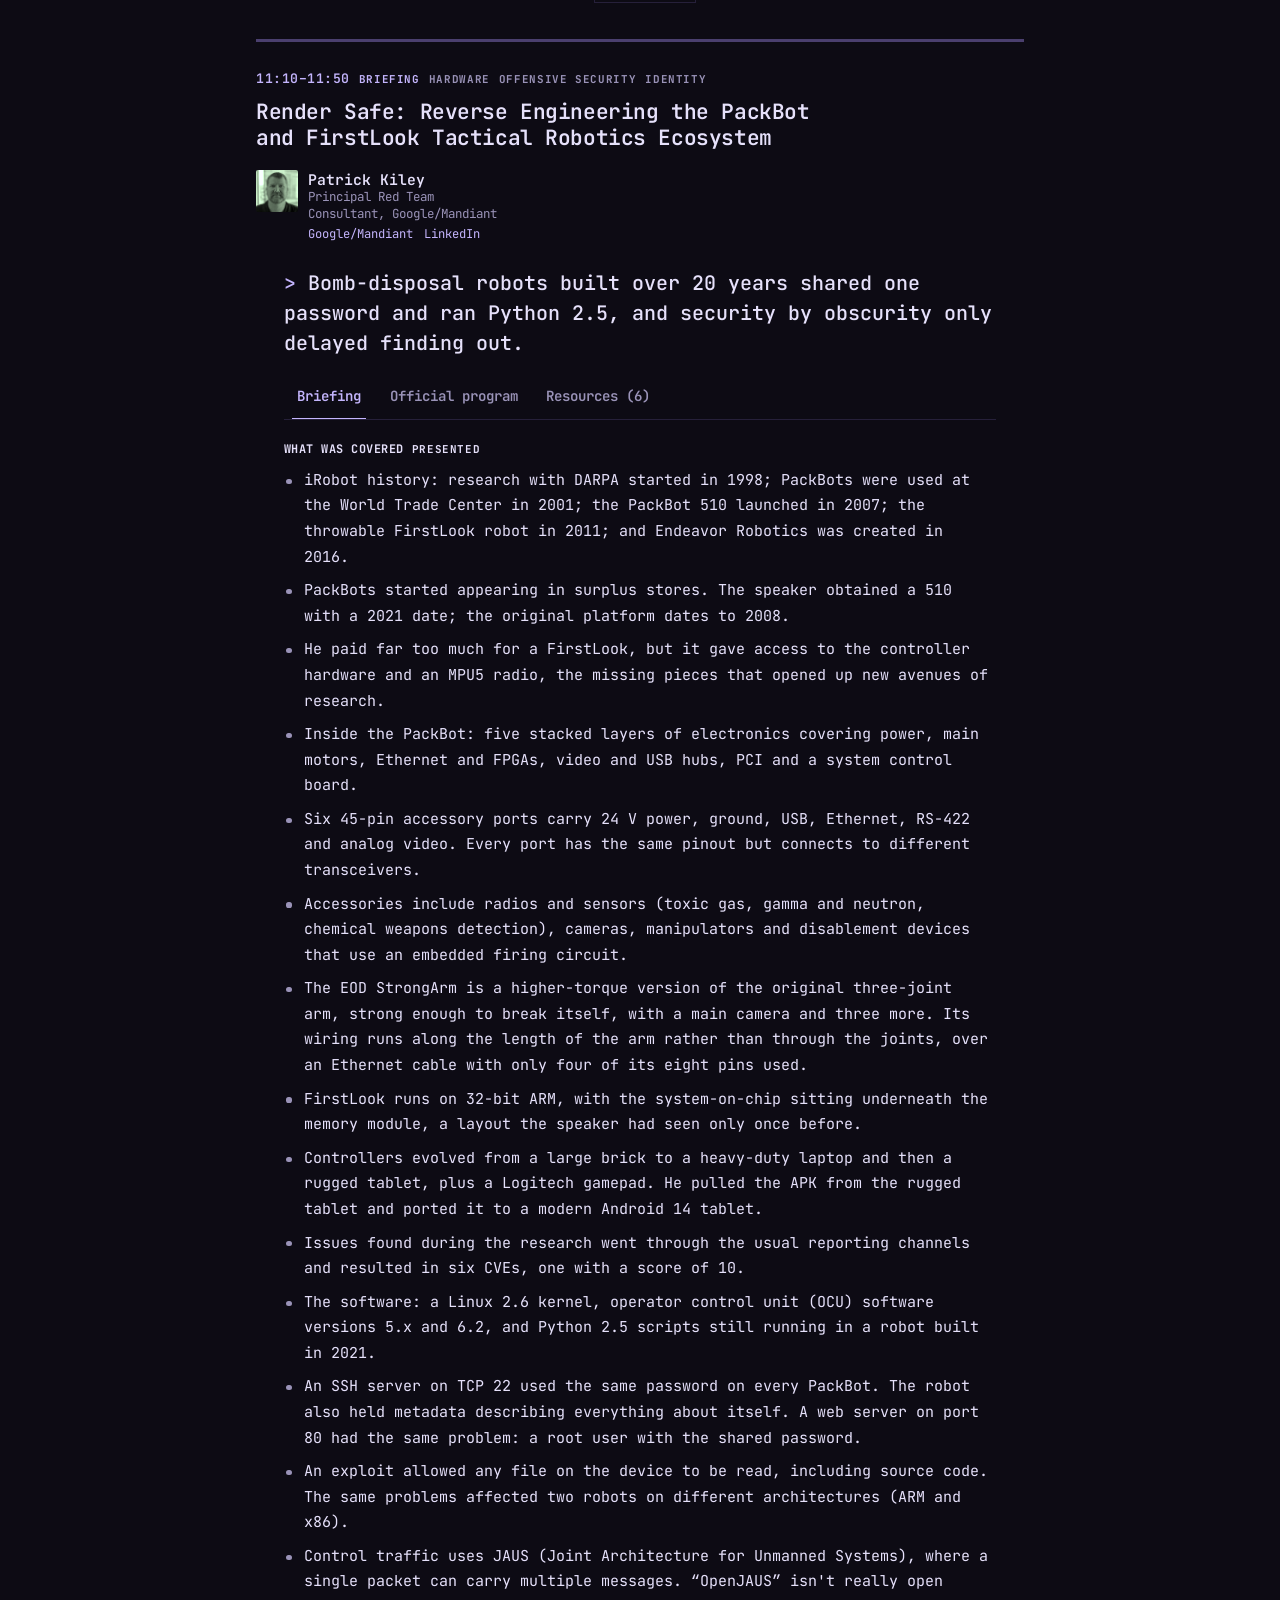
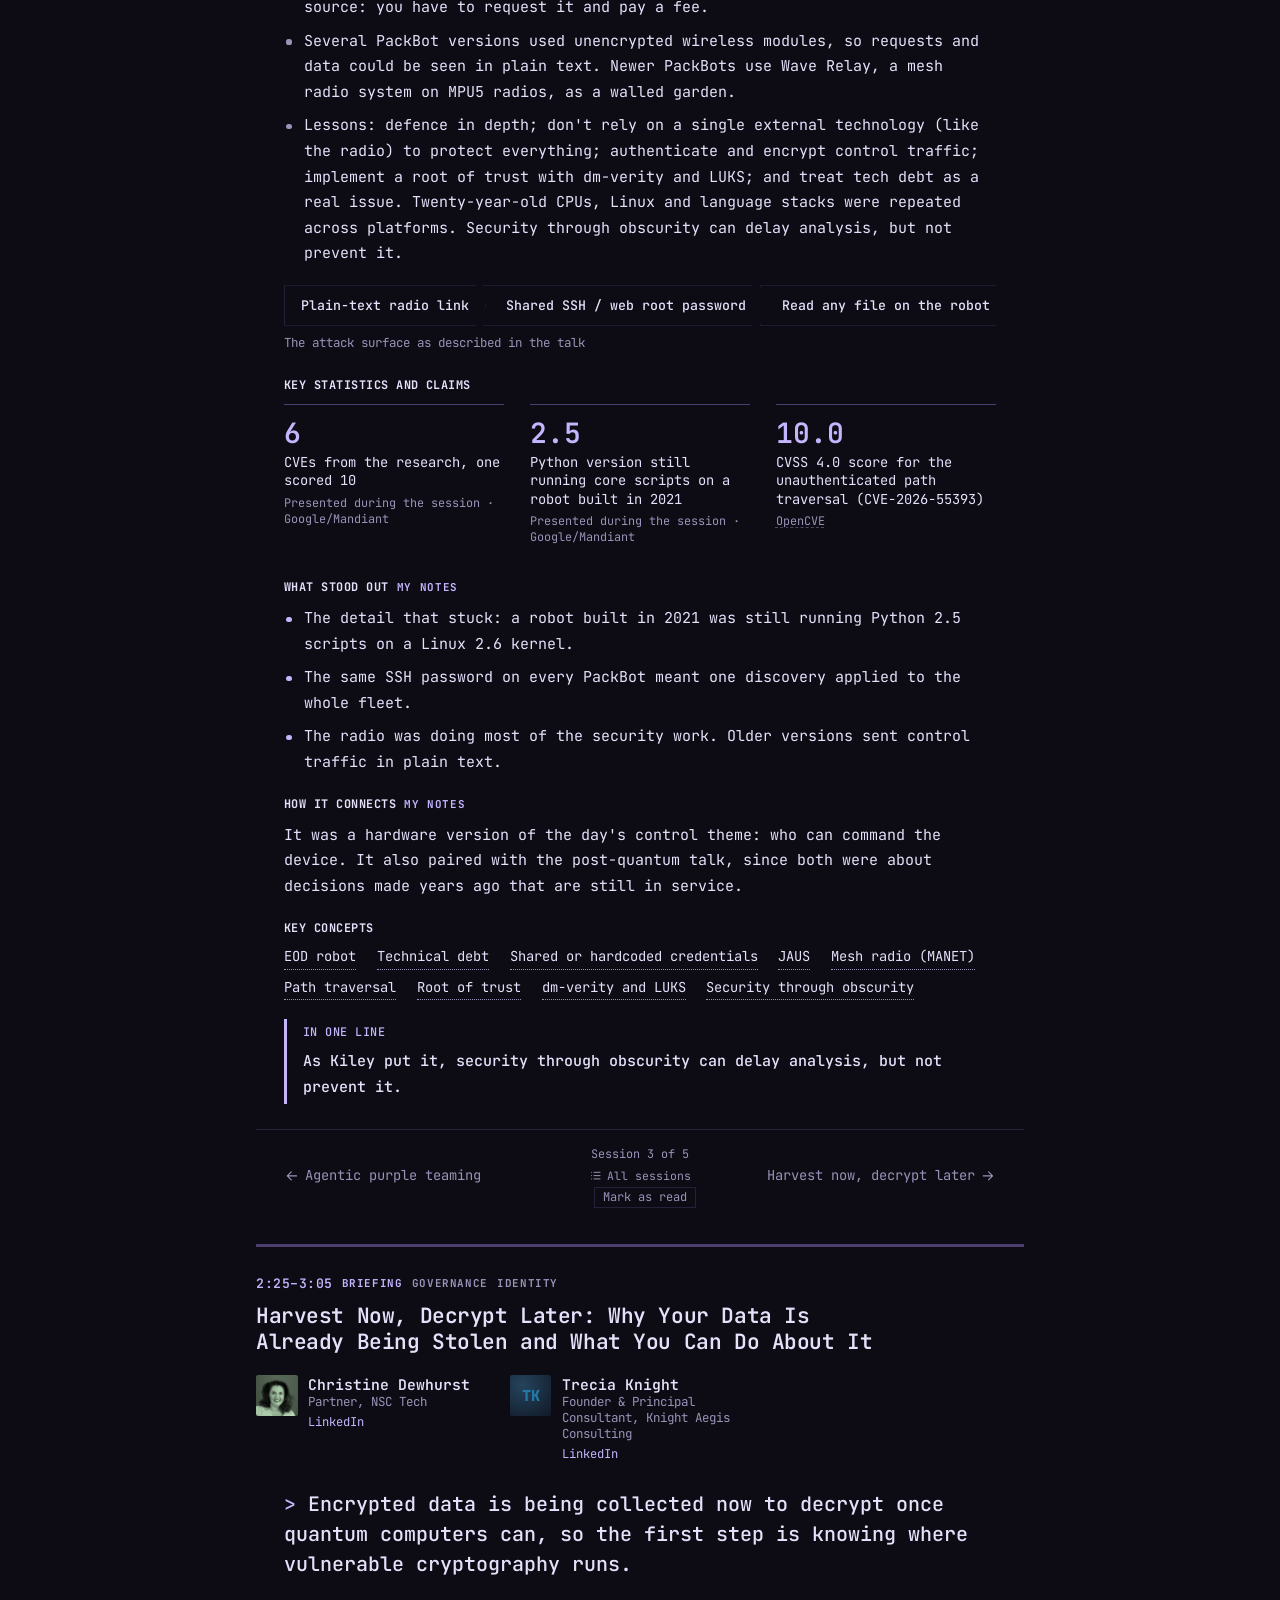
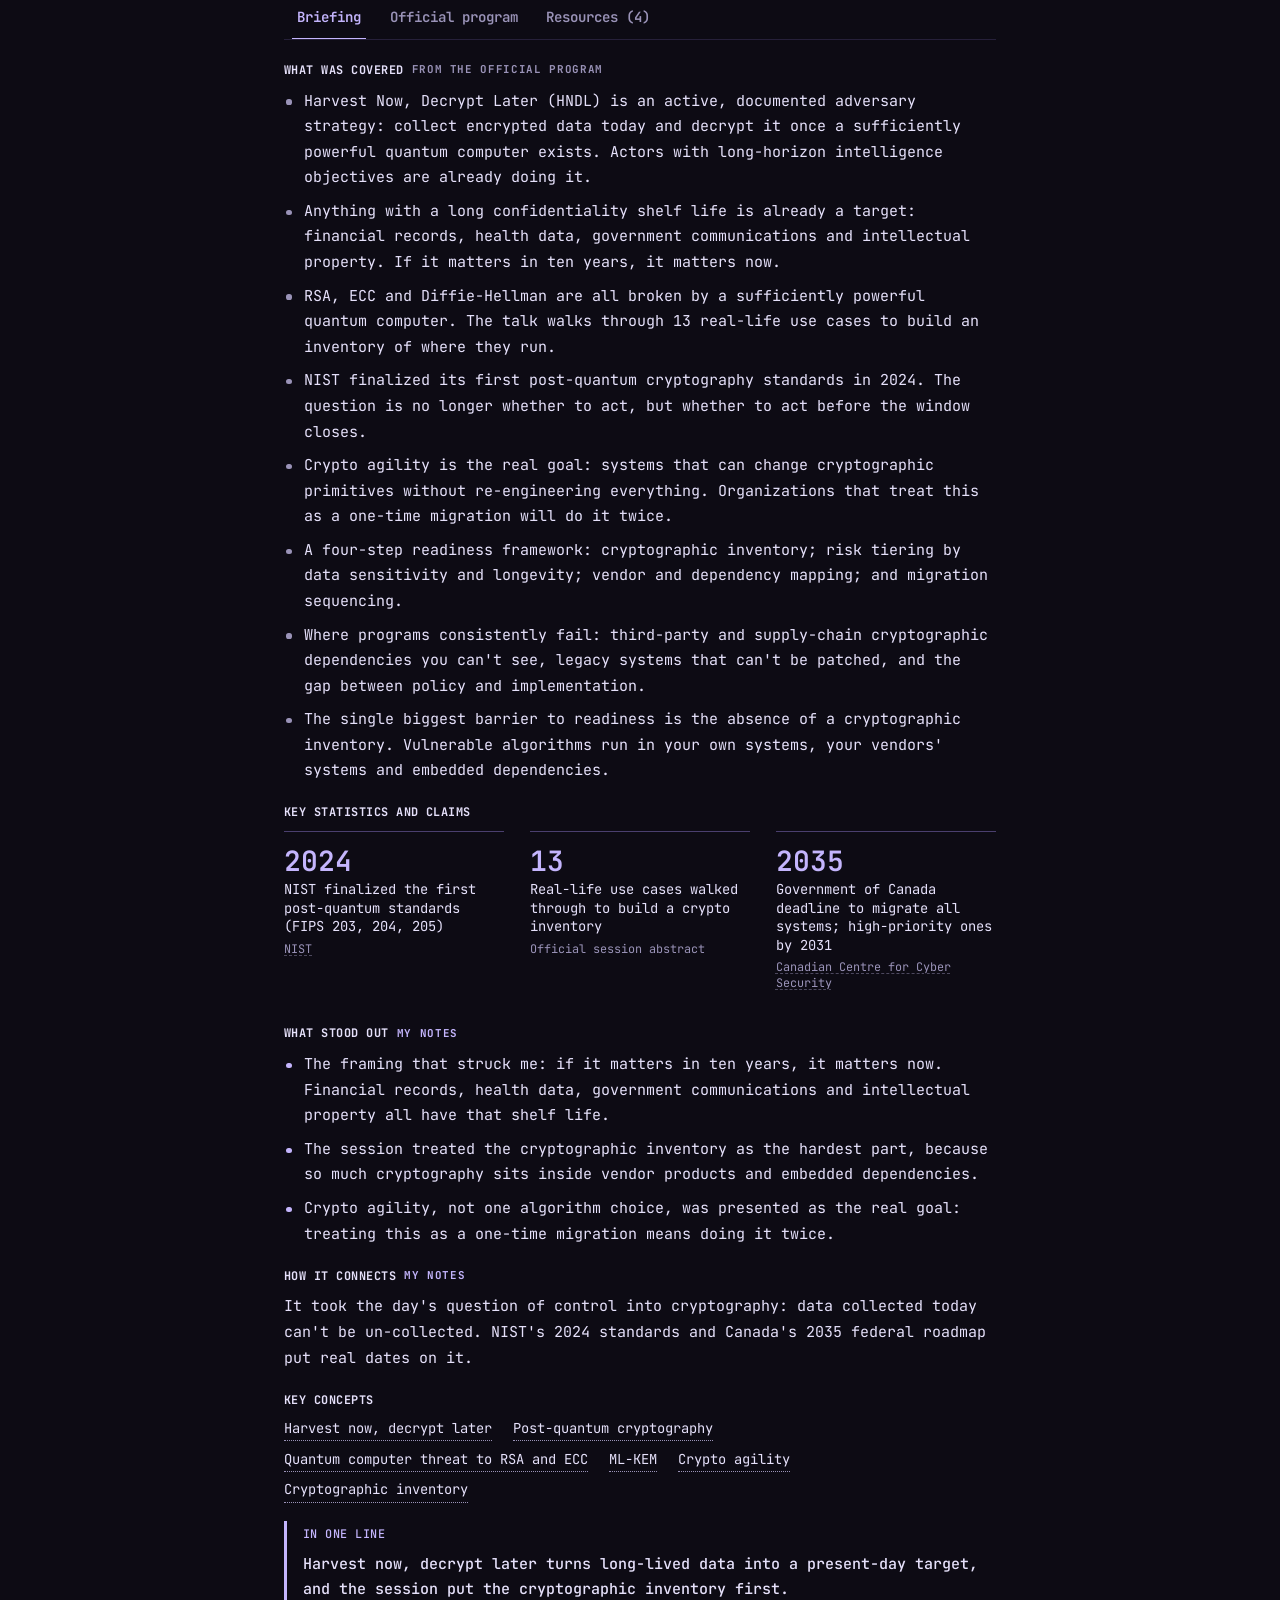
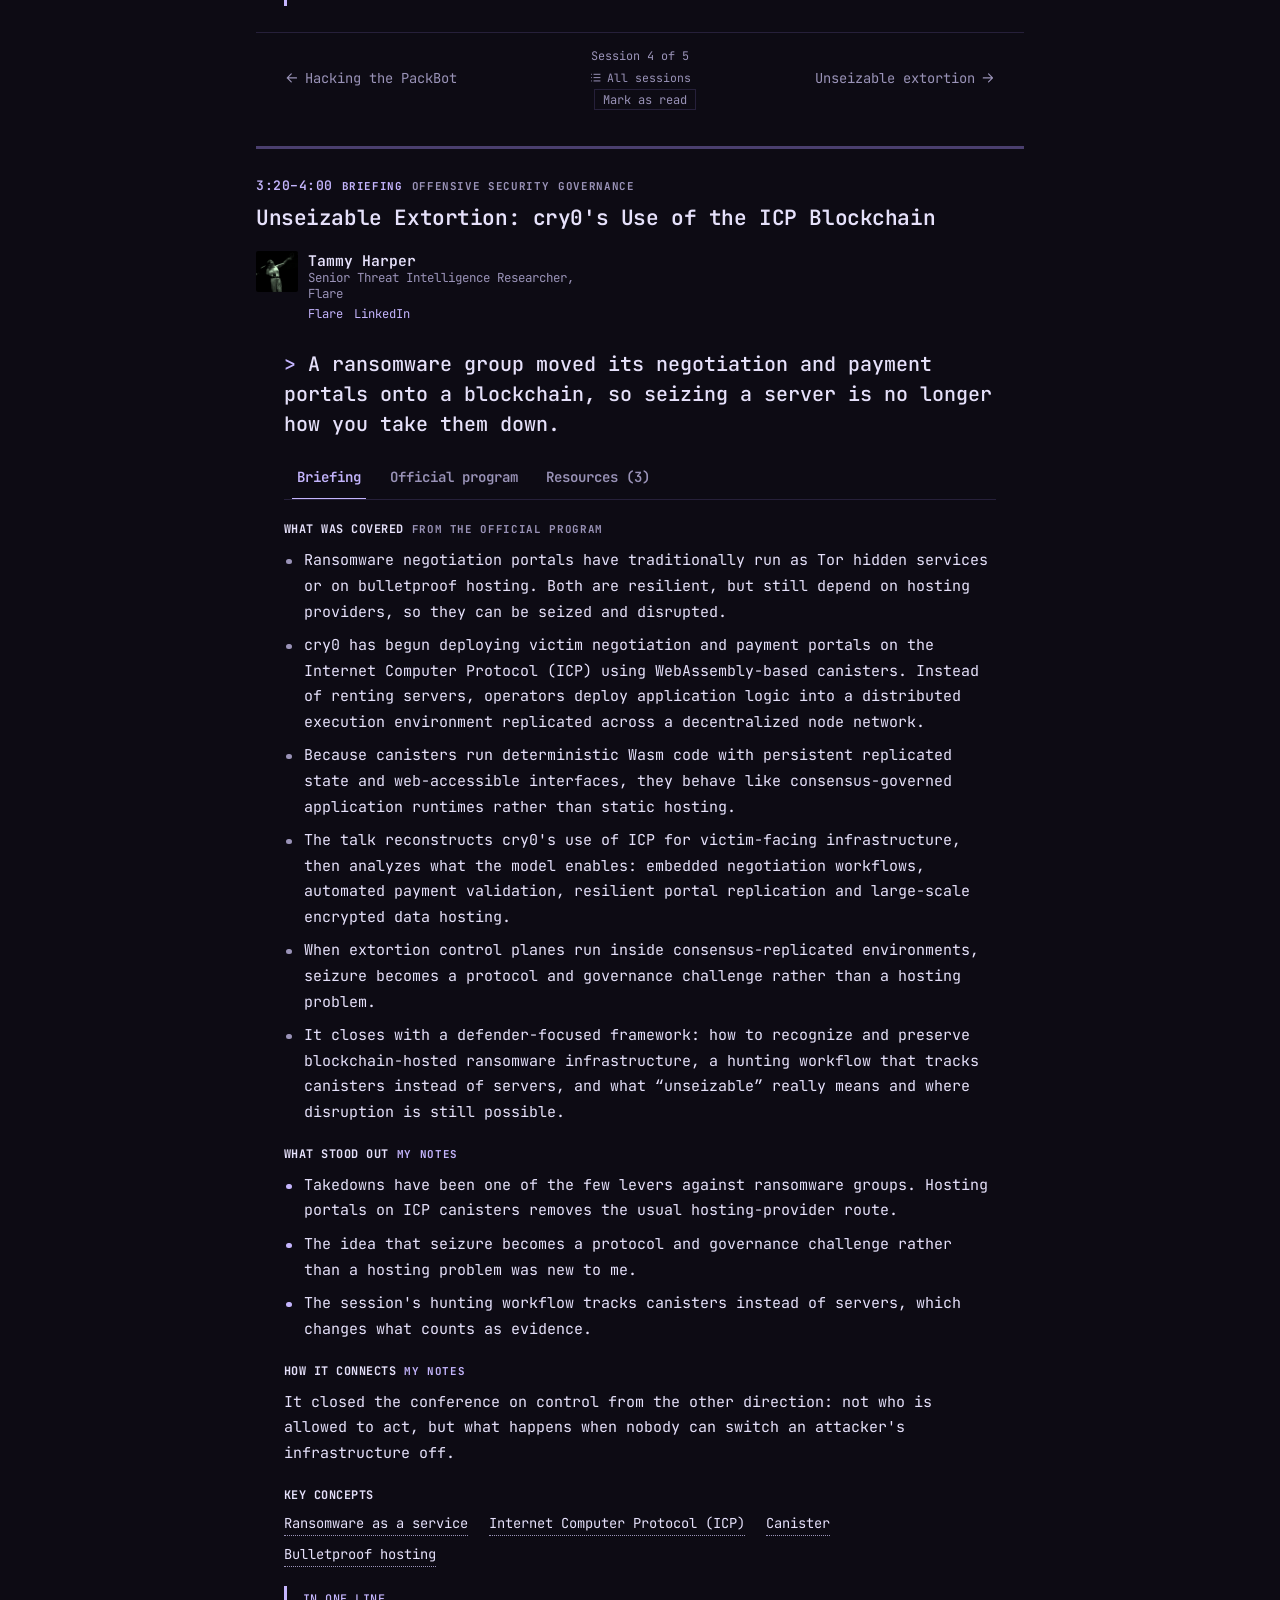
<file: day-3/index.html>
<!doctype html>
<html lang="en">
<head>
<meta charset="utf-8">
<meta name="viewport" content="width=device-width,initial-scale=1,viewport-fit=cover">
<title>SecTor 2026 · Day 3</title>
<meta name="description" content="Day 3 of SecTor 2026: who gets to decide in the agentic enterprise, hacking the PackBot military robot, agentic purple teaming, harvest now decrypt later, and ransomware on the ICP blockchain. Personal conference analysis by Colin Johnstone.">
<link rel="preconnect" href="https://fonts.googleapis.com">
<link rel="preconnect" href="https://fonts.gstatic.com" crossorigin>
<link rel="stylesheet" href="https://fonts.googleapis.com/css2?family=Spectral:ital,wght@0,400;0,500;0,600;0,700;1,400;1,500&family=Work+Sans:ital,wght@0,400..700;1,400&family=Red+Hat+Mono:wght@400;500;600&display=swap">
<link rel="stylesheet" href="../assets/base.css?v=20261008j">
<link rel="stylesheet" href="../assets/report.css?v=20261008j">
<link rel="stylesheet" href="theme.css?v=20261008j">
<link rel="stylesheet" href="../assets/styles.css?v=20261008j">
<script>try{var s=JSON.parse(localStorage.getItem("sector.style")),t=JSON.parse(localStorage.getItem("sector.theme"));if(s!=="report")document.documentElement.dataset.style=s||"terminal";if(t==="light"||t==="dark")document.documentElement.dataset.theme=t}catch(e){}</script>
<link rel="stylesheet" href="https://fonts.googleapis.com/css2?family=JetBrains+Mono:ital,wght@0,400..800;1,400&display=swap">
</head>
<body data-day="3">
<header class="bar"><div class="bar-in">
  <a class="brand" href="../" title="SecTor 2026 home"><i class="dot"></i>SecTor <span>2026</span></a>
  <nav aria-label="Site and page sections">
    <a href="../" class="home-link"><svg class="i"><use href="#i-home"/></svg>Home</a>
    <span class="daynav"><a href="../day-1/">Day 1</a><a href="../day-2/">Day 2</a><a href="../day-3/" aria-current="page">Day 3</a><a href="../brief/">Exec brief</a></span>
    <a href="#brief">Overview</a>
    <a href="#sessions">Sessions</a>
    <a href="#remember">Takeaways</a>
    <a href="#glossary">Glossary</a>
    <a href="#quiz" class="quiz-link"><svg class="i"><use href="#i-q"/></svg>Quiz</a>
  </nav>
</div><div class="readbar" id="readbar"></div></header>
<main>
<div class="hero"><div class="hero-in" id="hero-in"></div></div>
<section id="brief"><div class="wrap" id="brief-in"></div></section>
<section id="sessions"><div class="wrap" id="sessions-in"></div></section>
<section id="remember"><div class="wrap" id="remember-in"></div></section>
<section id="glossary"><div class="wrap" id="glossary-in"></div></section>
<section id="quiz"><div class="wrap"><div class="sec-head" id="quiz-head"></div><div class="quiz" id="quizbox" aria-live="polite"></div></div></section>
<footer class="wrap page-foot" id="foot"></footer>
</main>
<noscript><p style="padding:2rem 16px;text-align:center">This page needs JavaScript to show the session notes.</p></noscript>
<script src="../assets/core.js?v=20261008j"></script>
<script src="../assets/extras.js?v=20261008j"></script>
<script src="../assets/glossary.js?v=20261008j"></script>
<script src="data.js?v=20261008j"></script>
<script src="photos.js?v=20261008j"></script>
<script src="../assets/engine.js?v=20261008j"></script>
</body>
</html>
</file>
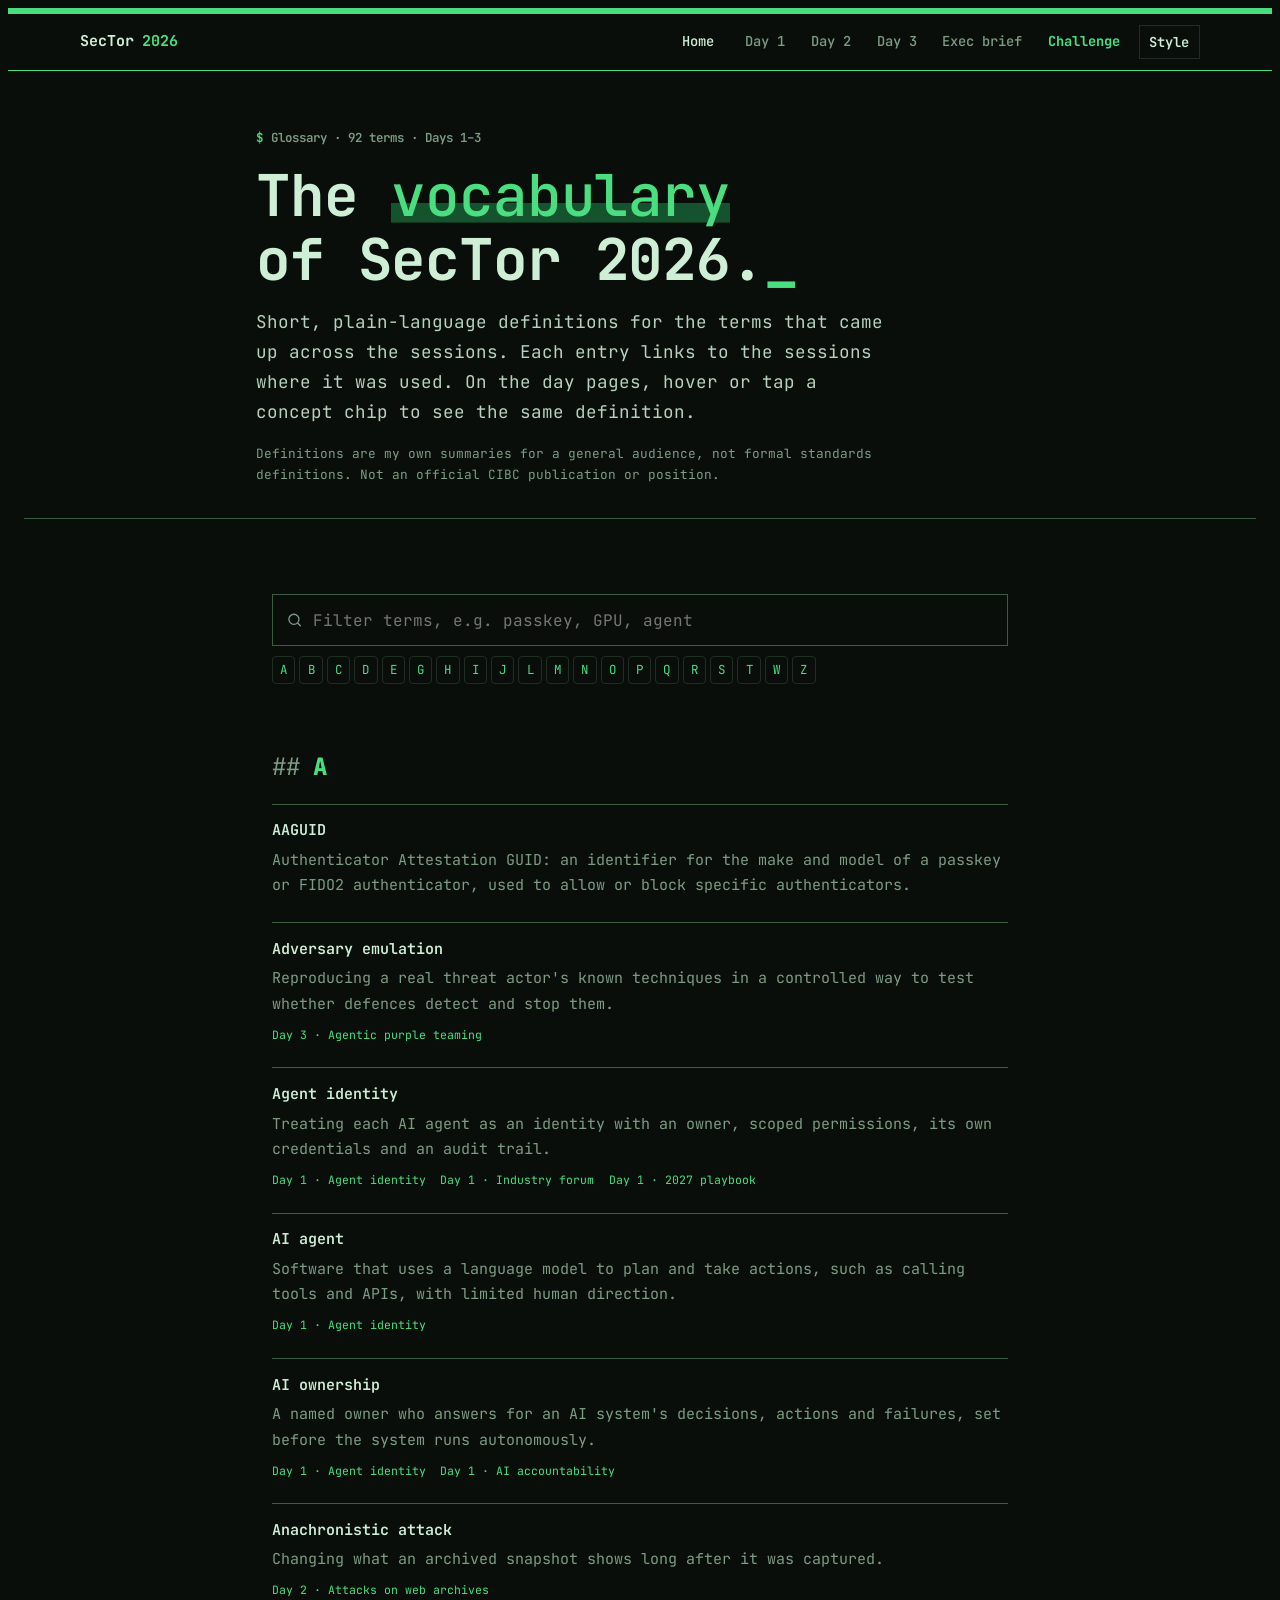
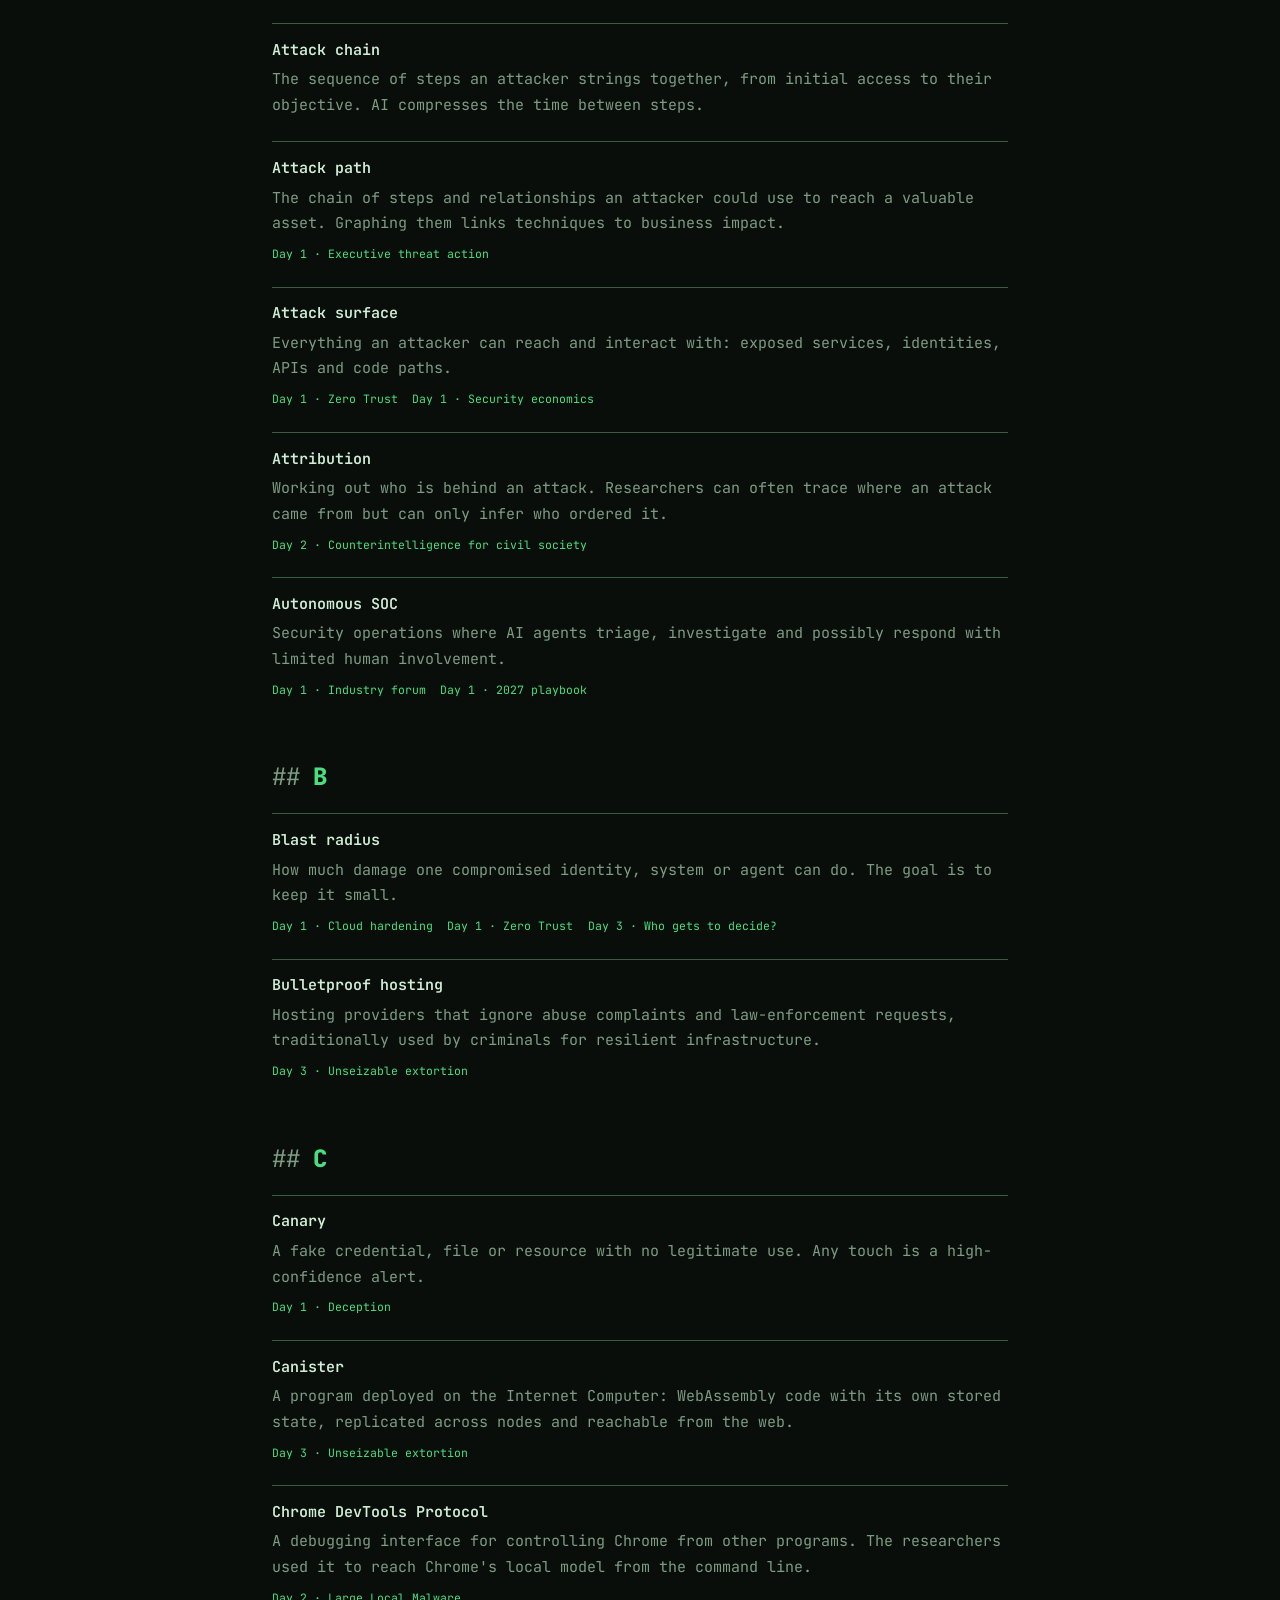
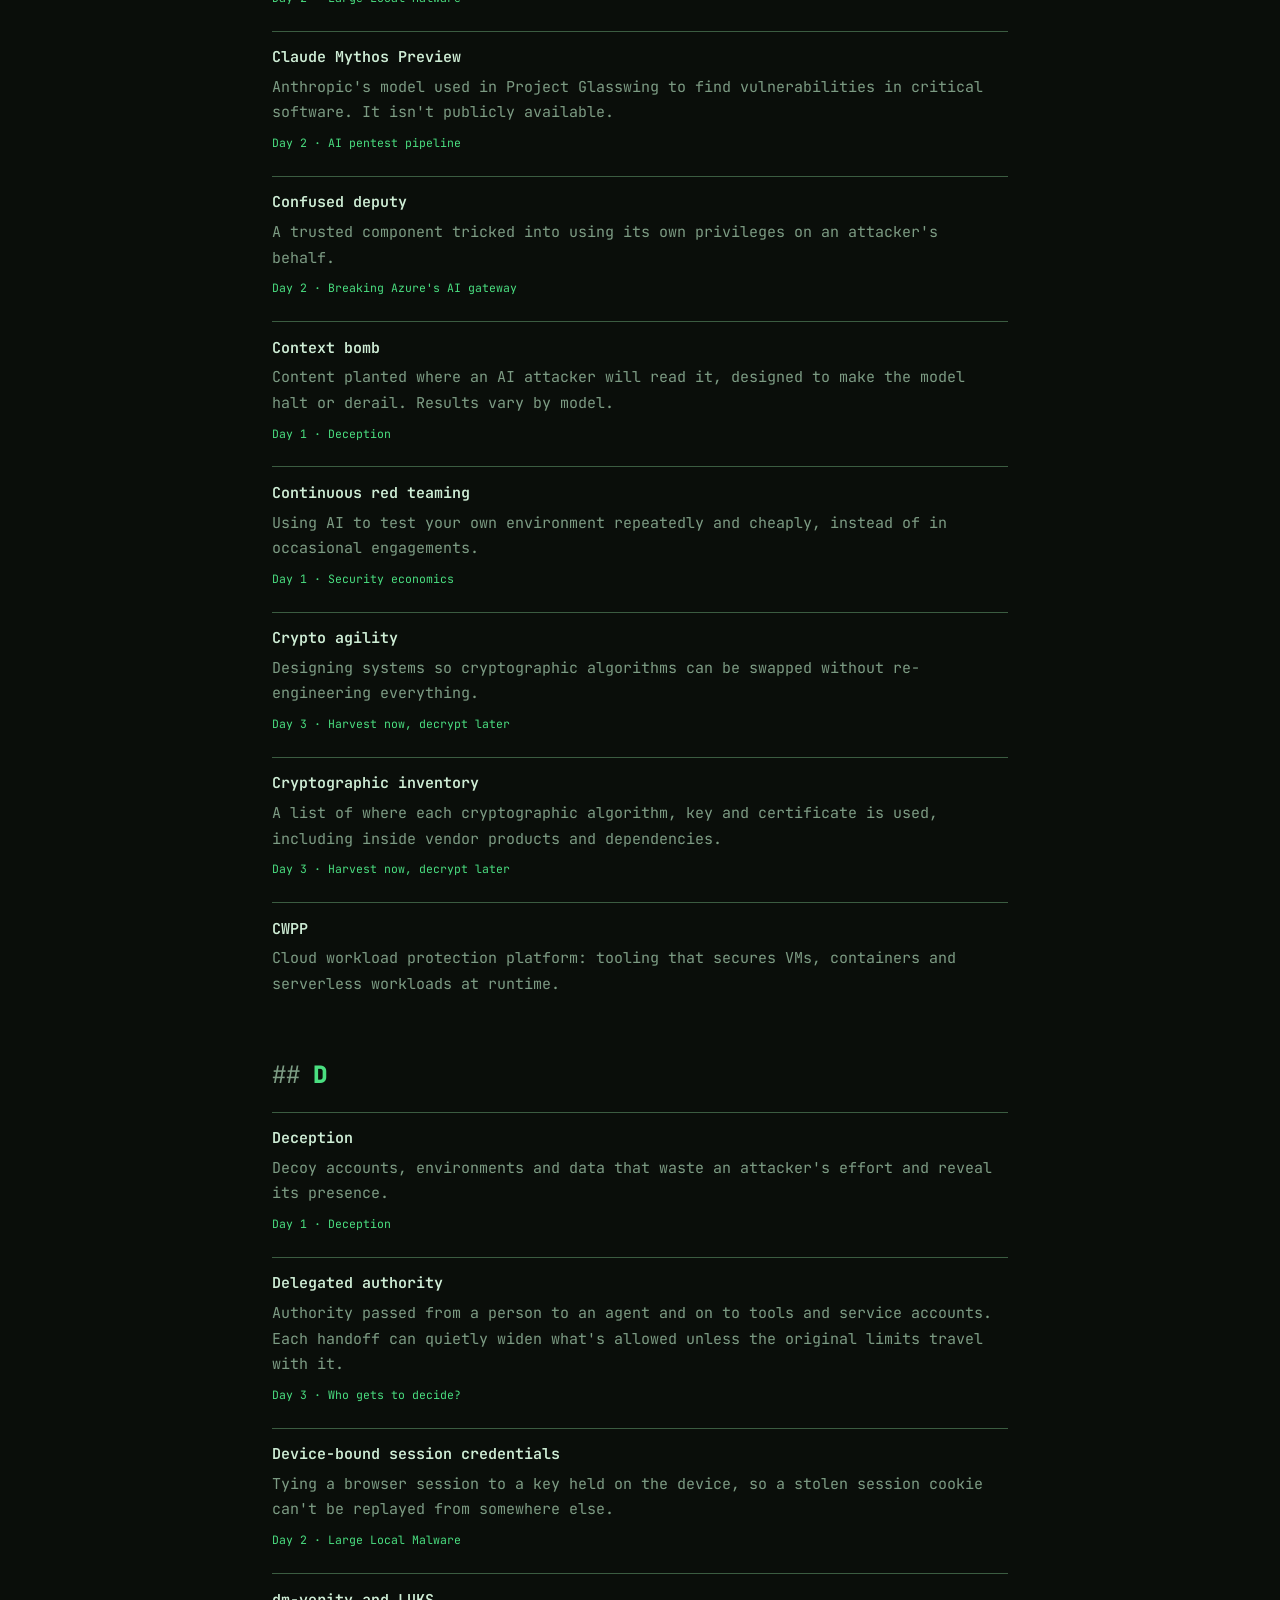
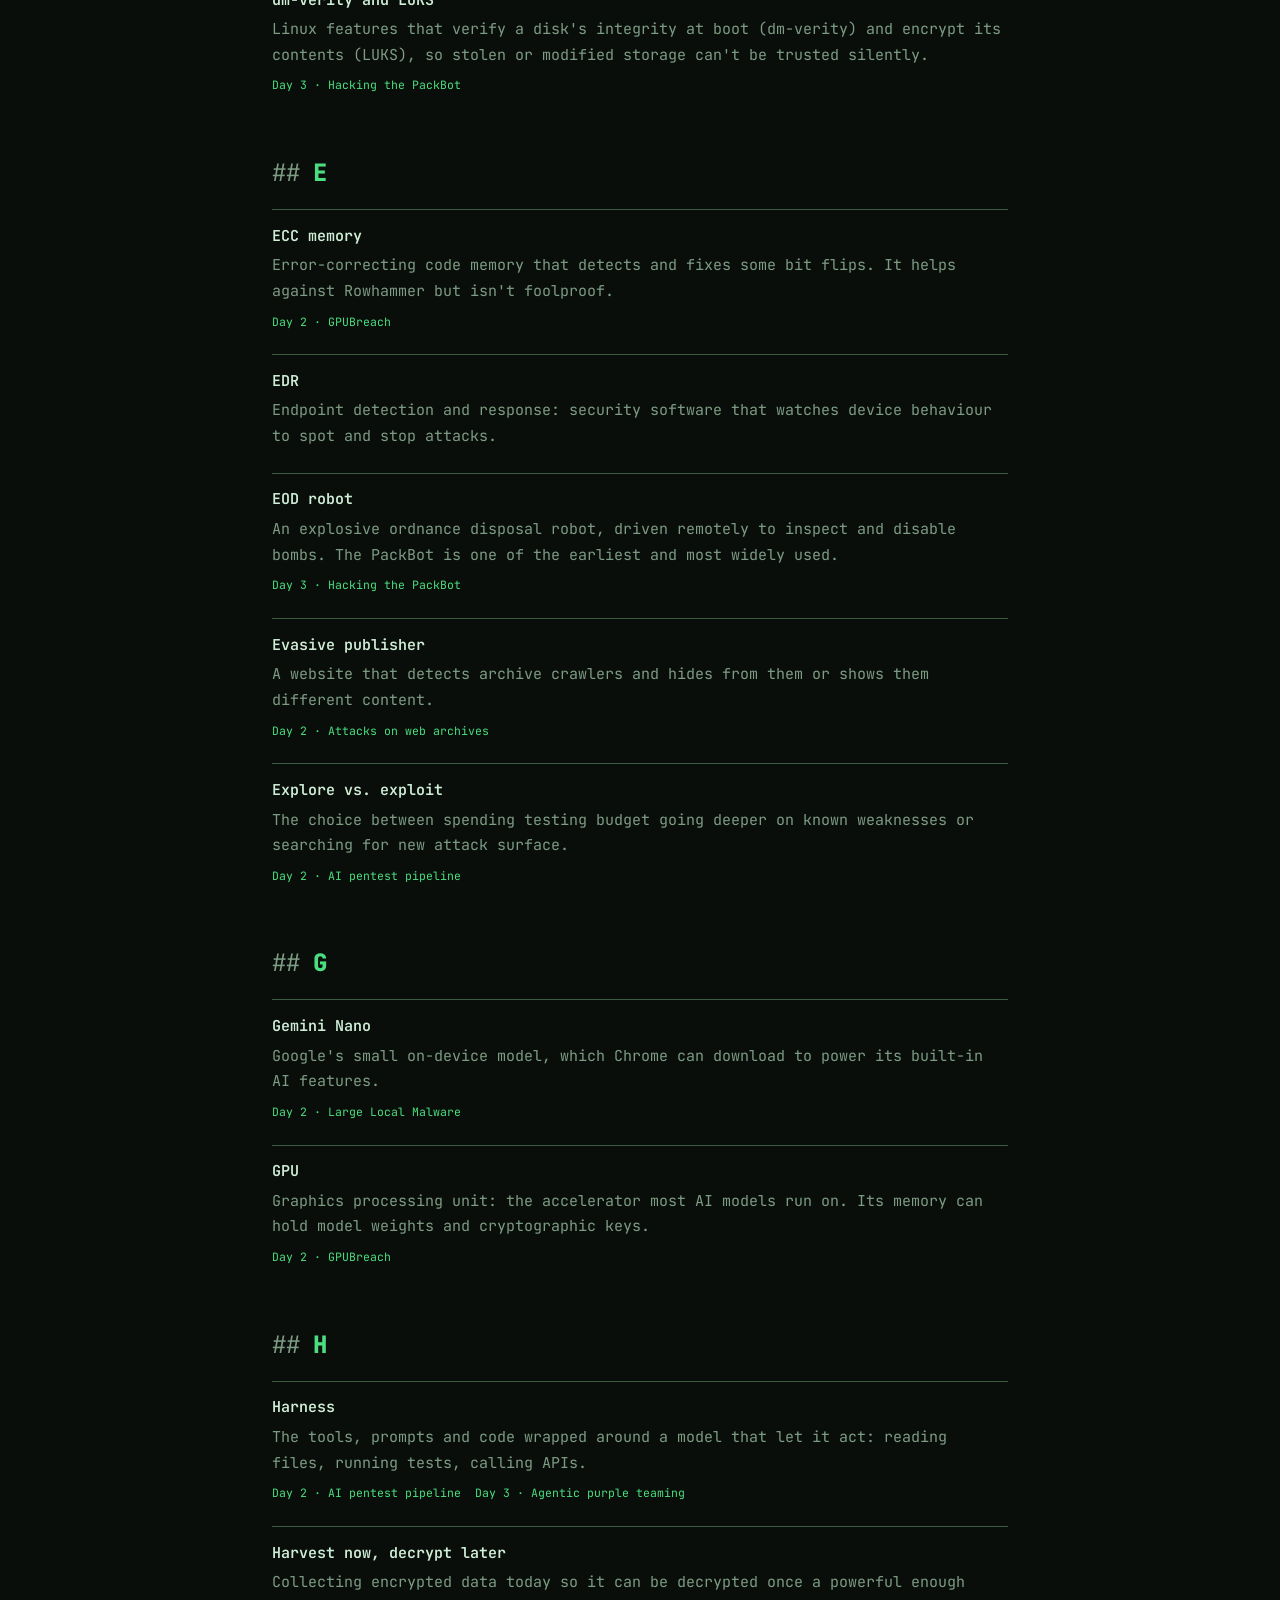
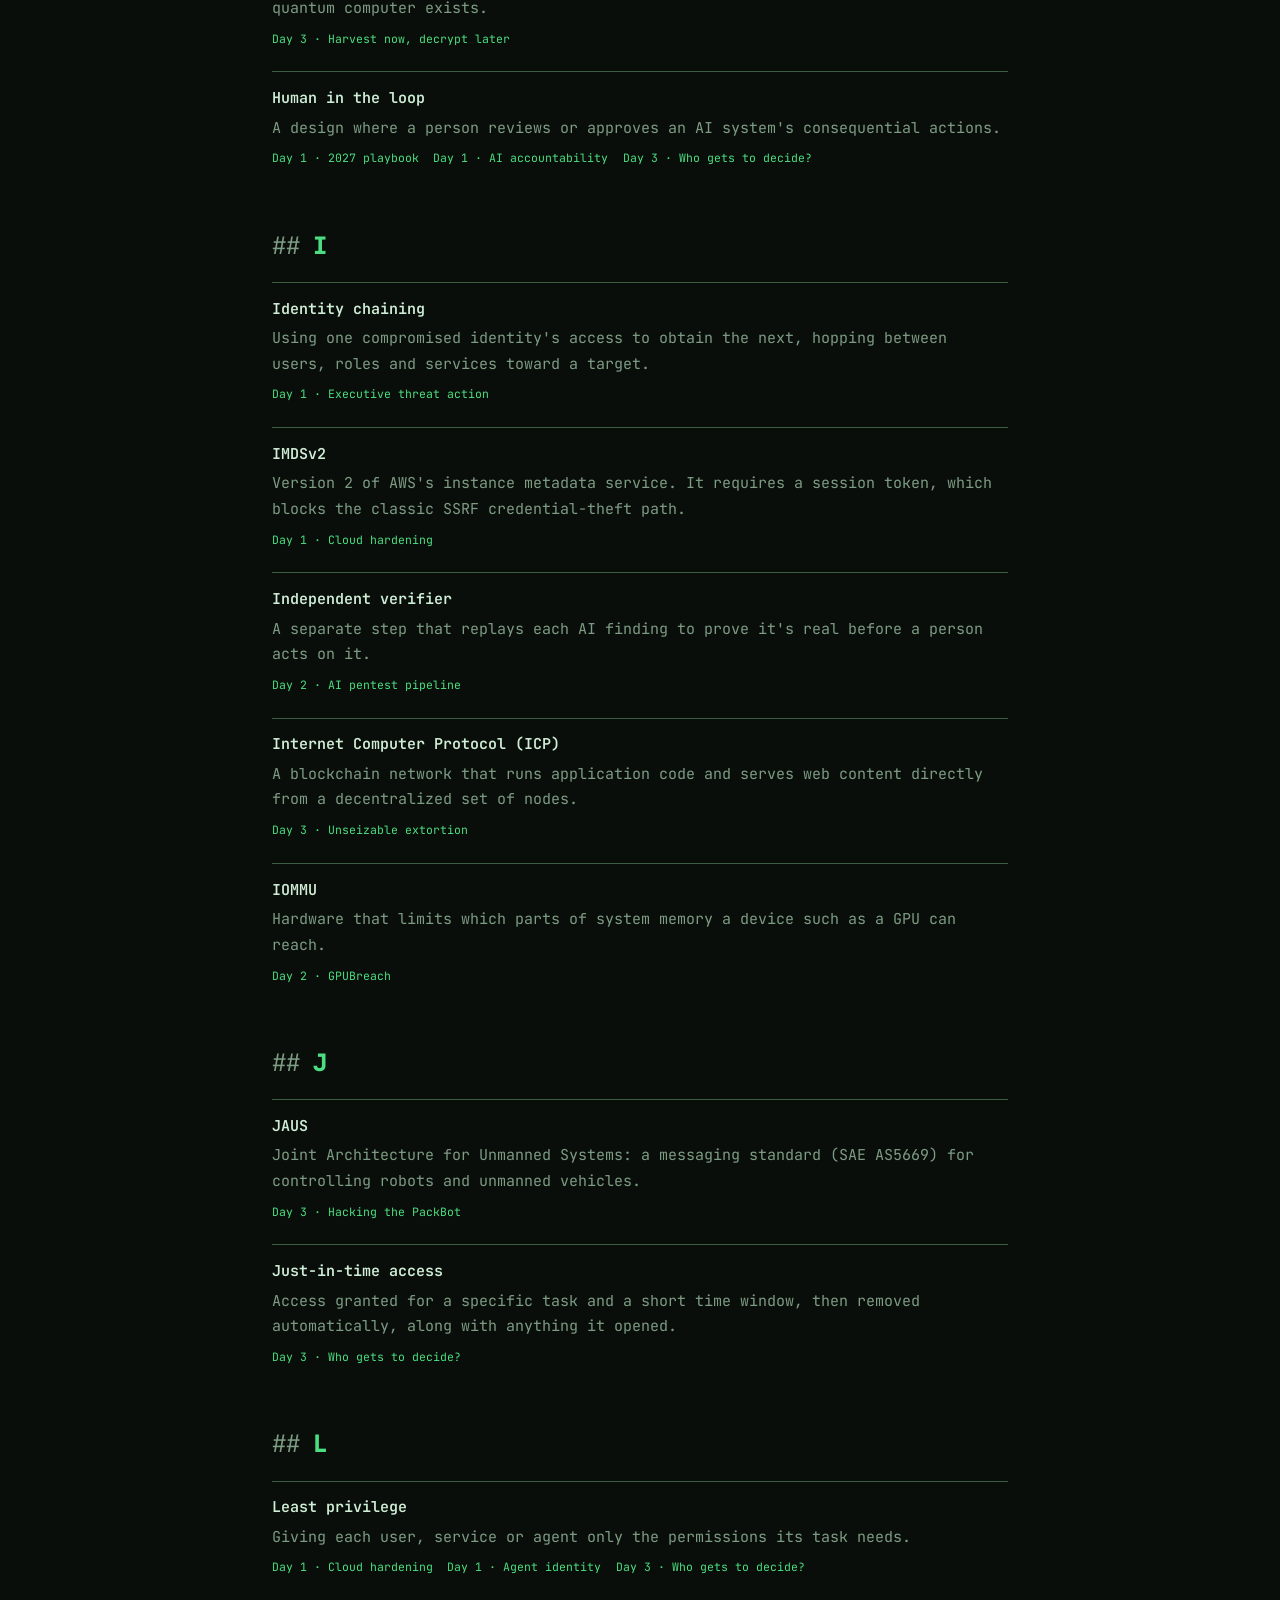
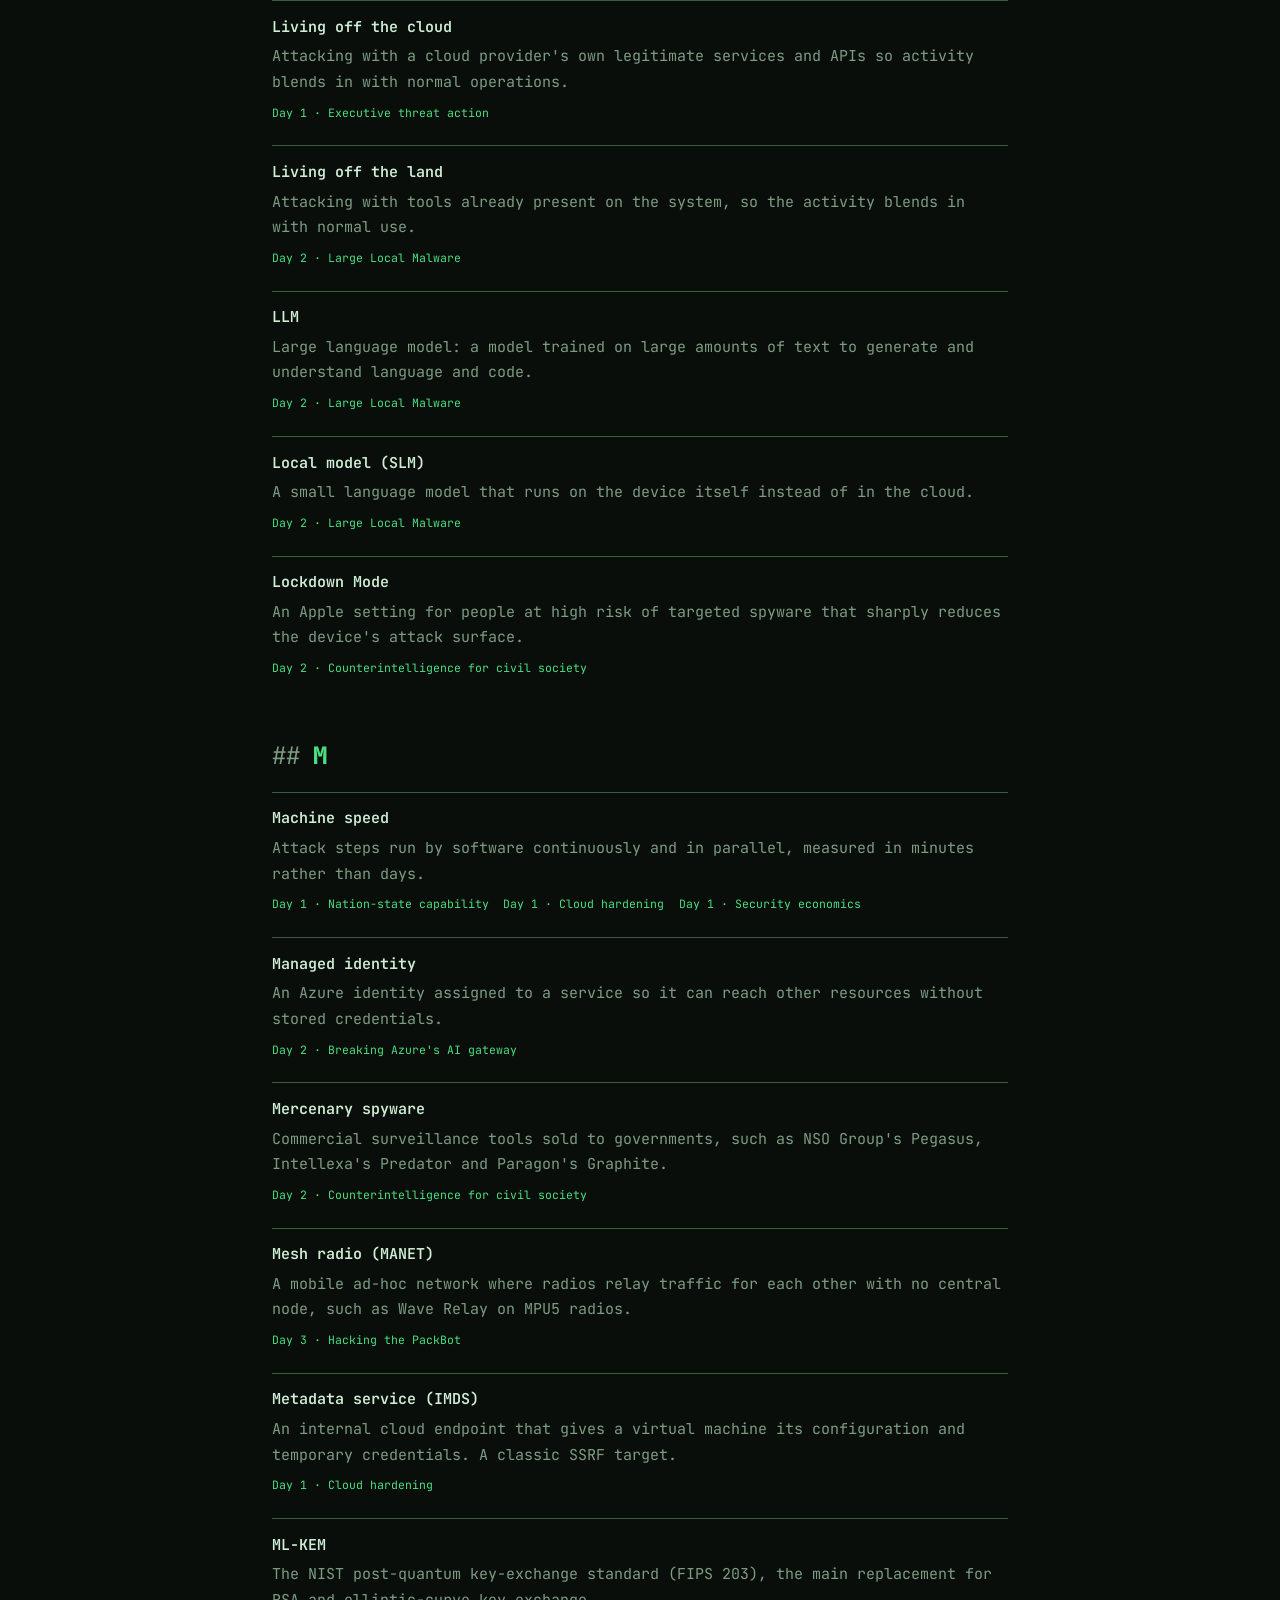
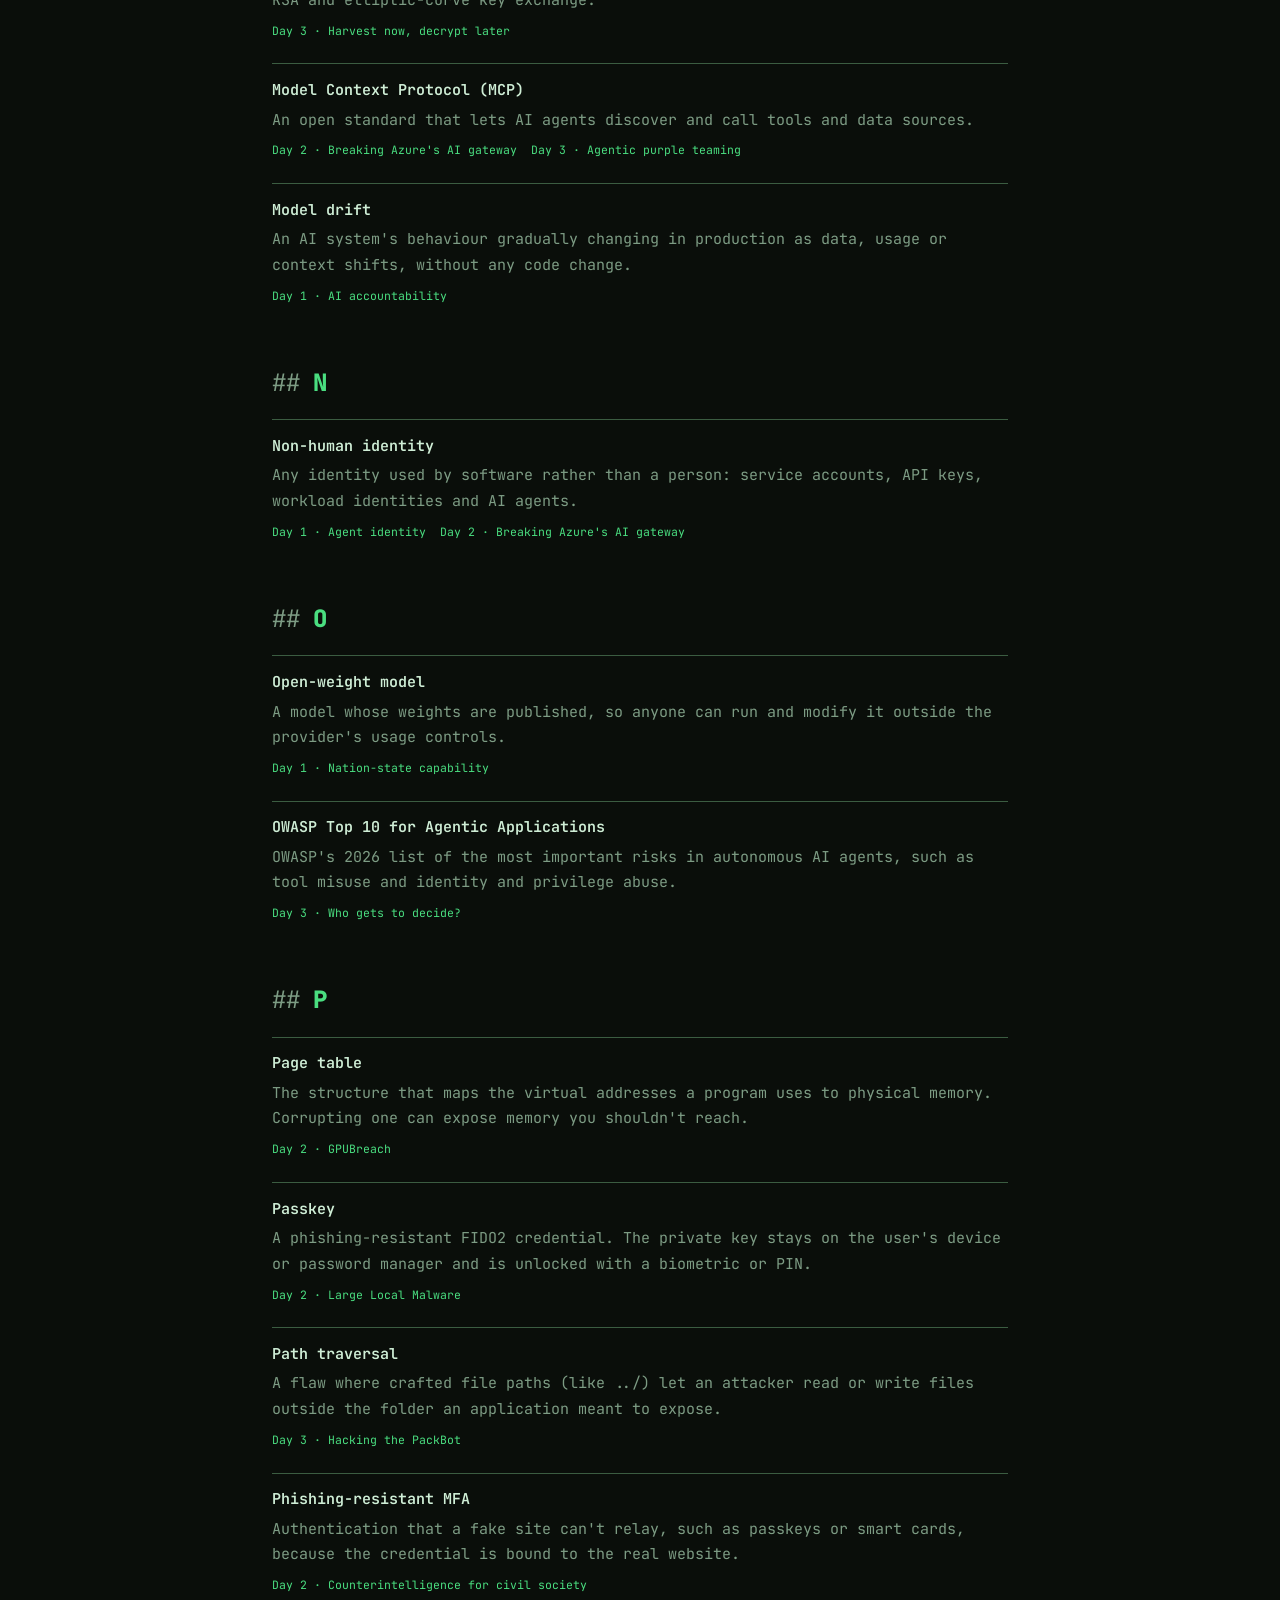
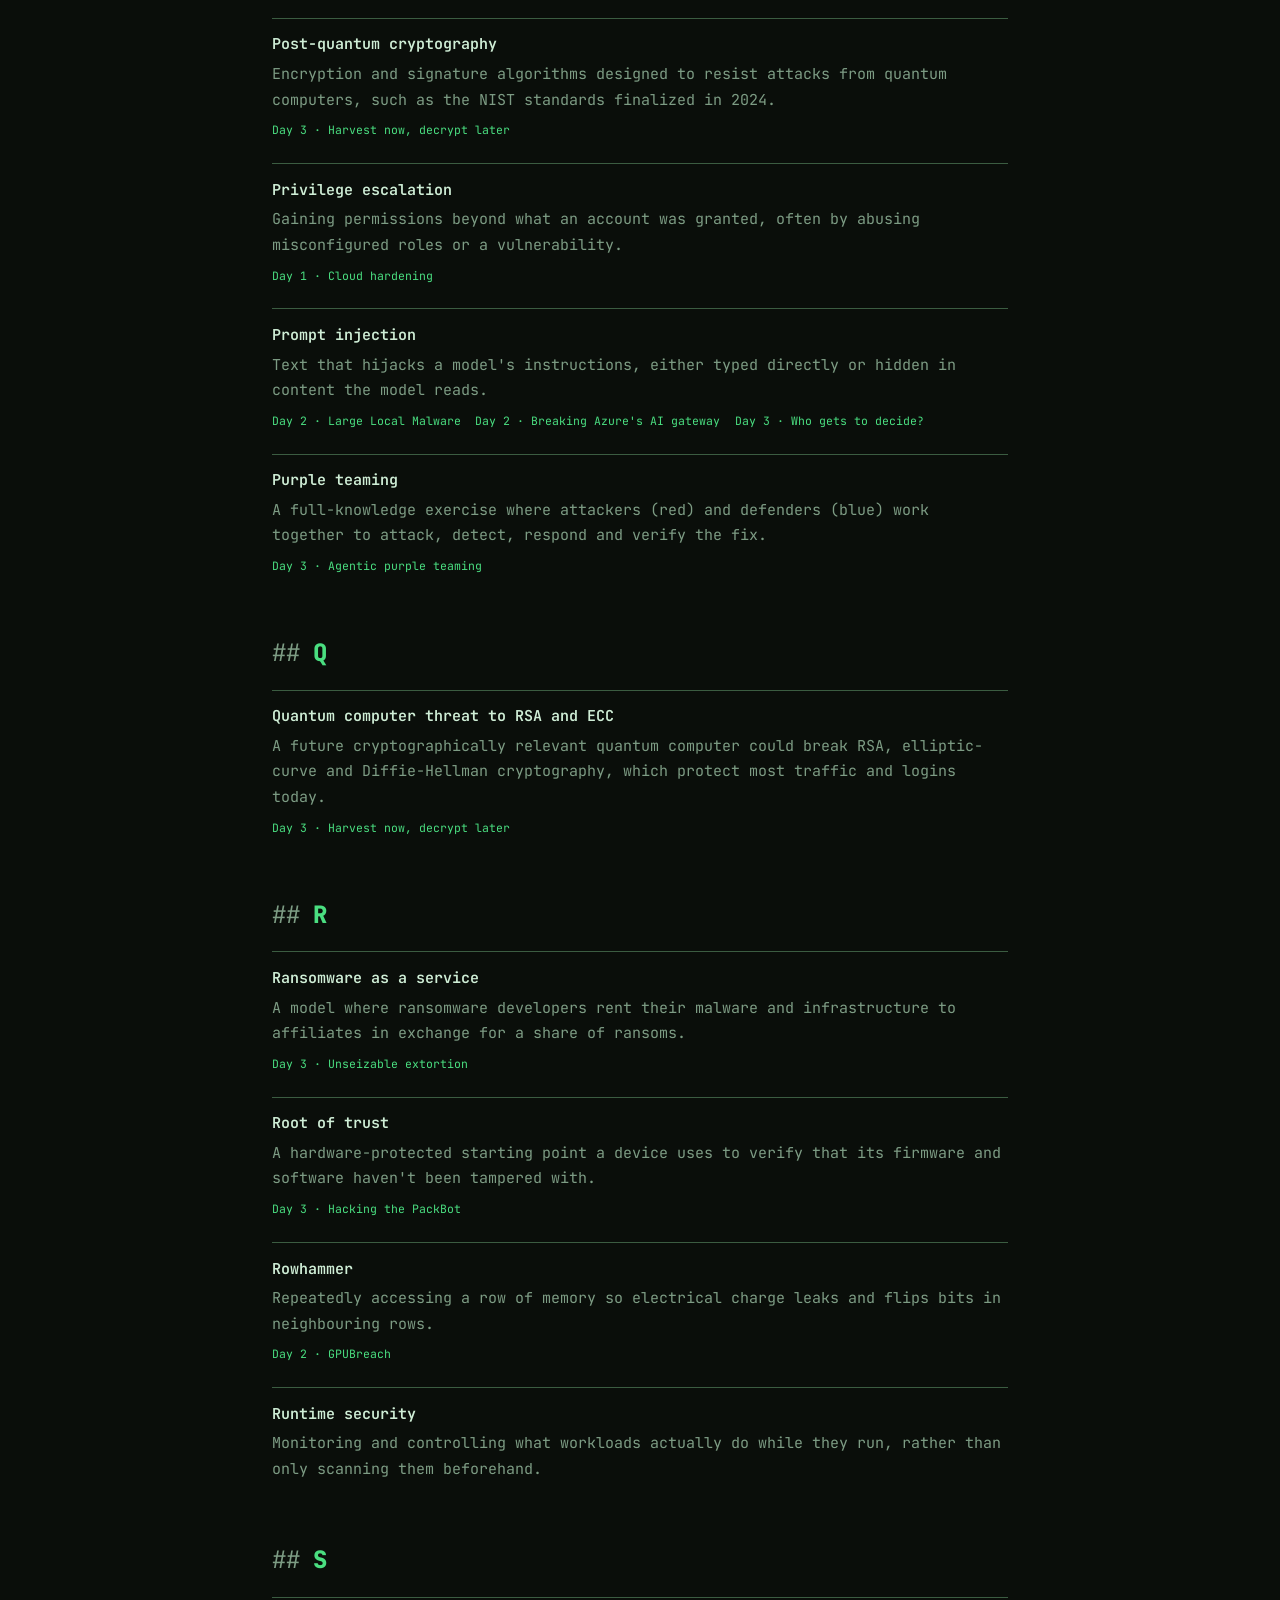
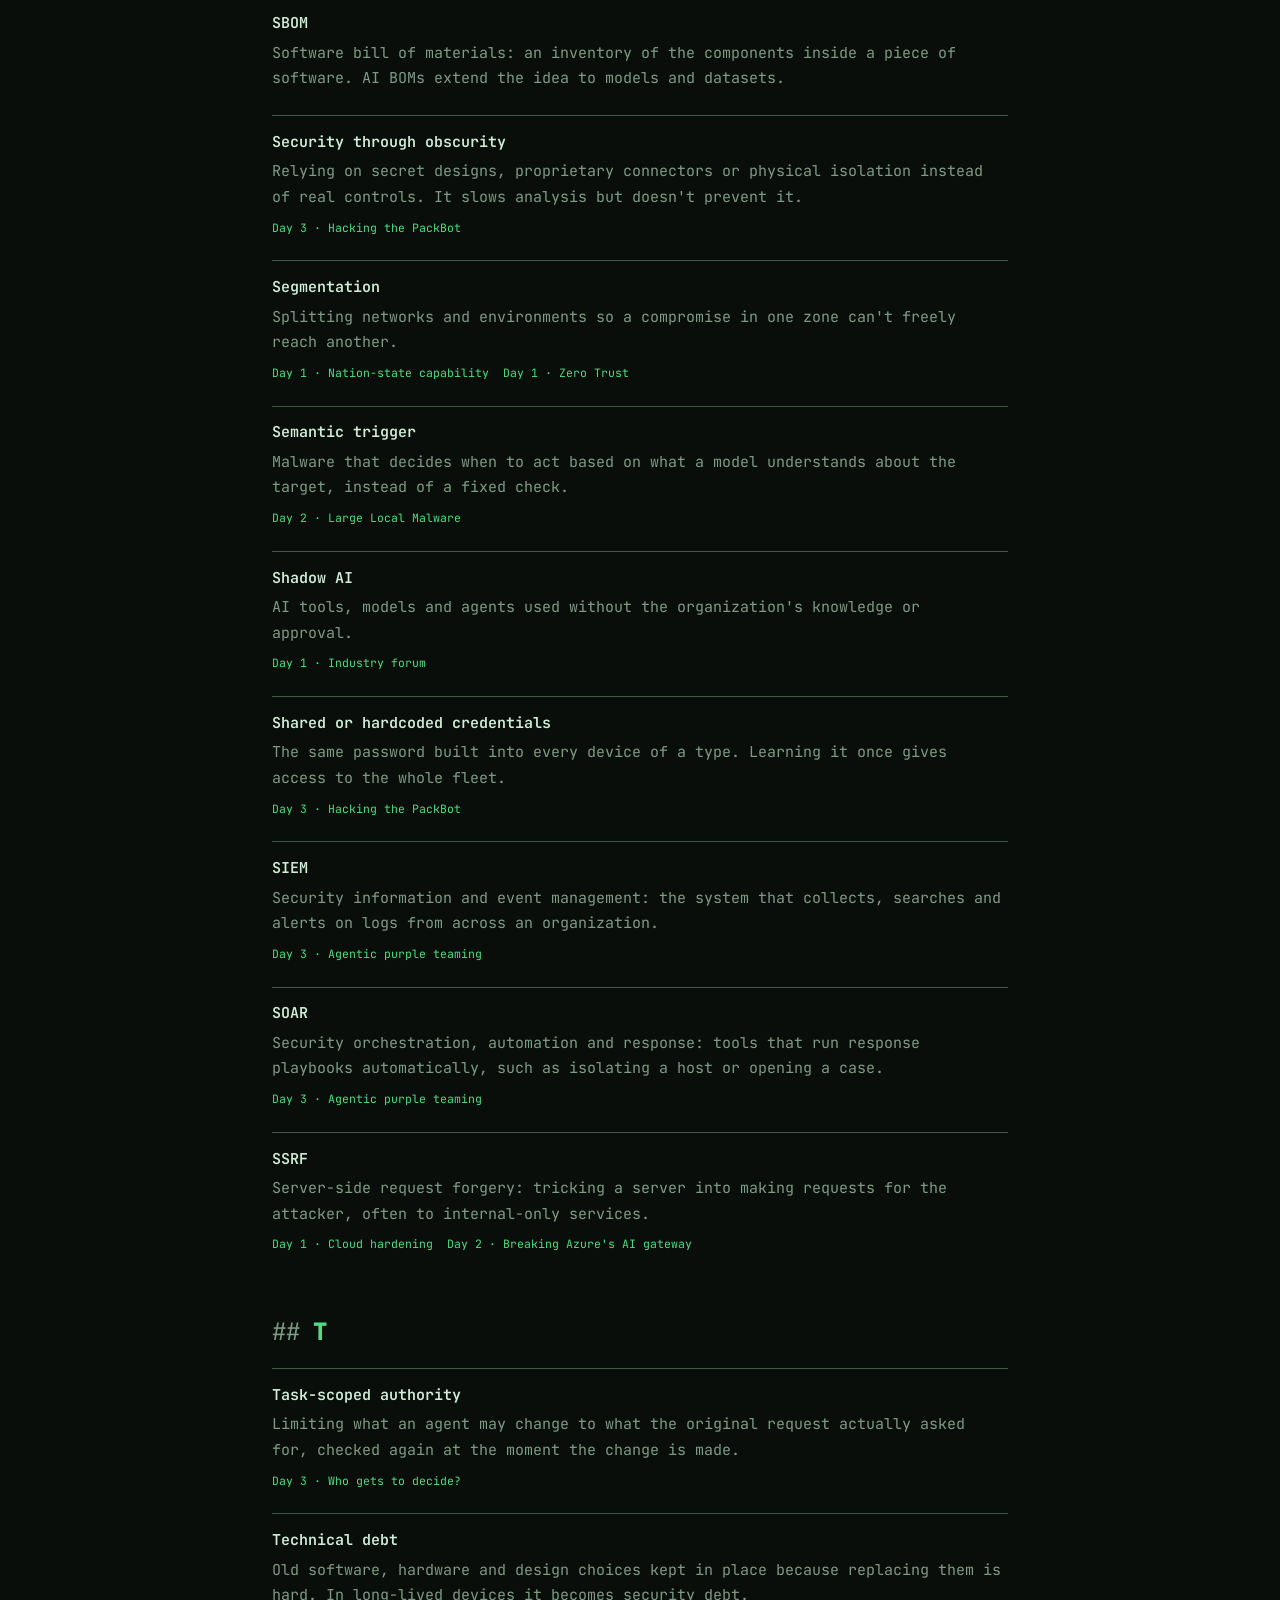
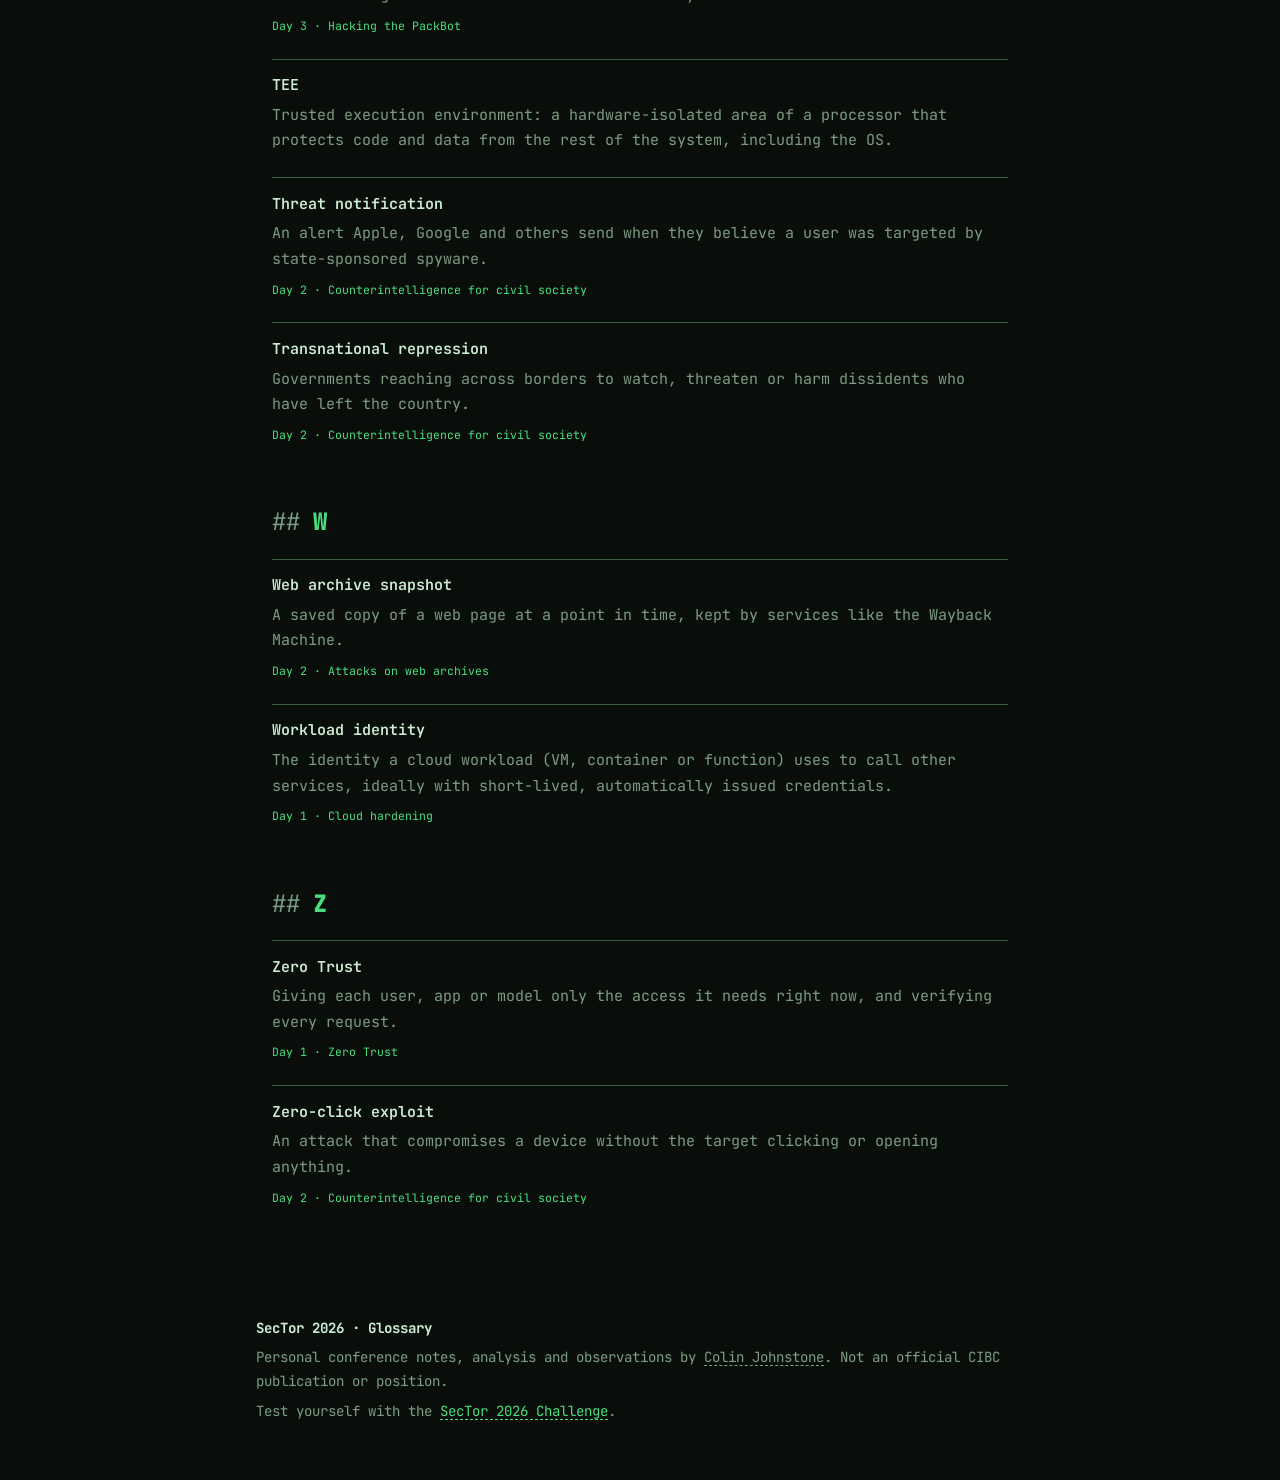
<file: glossary/index.html>
<!doctype html>
<html lang="en">
<head>
<meta charset="utf-8">
<meta name="viewport" content="width=device-width,initial-scale=1,viewport-fit=cover">
<title>SecTor 2026 Glossary</title>
<meta name="description" content="Plain-language definitions of the security and AI terms used across Colin Johnstone's SecTor 2026 notes, with links to the sessions where each one came up.">
<link rel="preconnect" href="https://fonts.googleapis.com">
<link rel="preconnect" href="https://fonts.gstatic.com" crossorigin>
<link rel="stylesheet" href="https://fonts.googleapis.com/css2?family=Source+Serif+4:ital,opsz,wght@0,8..60,400..700;1,8..60,400..600&family=Public+Sans:wght@400..700&family=DM+Mono:wght@400;500&display=swap">
<link rel="stylesheet" href="../assets/base.css?v=20261008j">
<link rel="stylesheet" href="../assets/site.css?v=20261008j">
<link rel="stylesheet" href="../assets/report.css?v=20261008j">
<link rel="stylesheet" href="../assets/styles.css?v=20261008j">
<script>try{var s=JSON.parse(localStorage.getItem("sector.style")),t=JSON.parse(localStorage.getItem("sector.theme"));if(s!=="report")document.documentElement.dataset.style=s||"terminal";if(t==="light"||t==="dark")document.documentElement.dataset.theme=t}catch(e){}</script>
<link rel="stylesheet" href="https://fonts.googleapis.com/css2?family=JetBrains+Mono:ital,wght@0,400..800;1,400&display=swap">
</head>
<body class="site">
<header class="bar"><div class="bar-in">
  <a class="brand" href="../"><i class="dot"></i>SecTor <span>2026</span></a>
  <nav aria-label="Site">
    <a href="../" class="home-link"><svg class="i"><use href="#i-home"/></svg>Home</a>
    <a href="../day-1/">Day 1</a>
    <a href="../day-2/">Day 2</a>
    <a href="../day-3/">Day 3</a>
    <a href="../brief/">Exec brief</a>
    <a href="../challenge/" class="quiz-link"><svg class="i"><use href="#i-trophy"/></svg>Challenge</a>
  </nav>
</div></header>
<main>
<section class="doc-hero"><div class="wrap">
  <p class="eyebrow"><svg class="i"><use href="#i-book"/></svg><span>Glossary · <span id="total"></span> terms · Days 1–3</span></p>
  <h1 id="h1">The <em>vocabulary</em> of SecTor 2026.</h1>
  <p class="lead">Short, plain-language definitions for the terms that came up across the sessions. Each entry links to the sessions where it was used. On the day pages, hover or tap a concept chip to see the same definition.</p>
  <p class="disclaimer"><svg class="i"><use href="#i-note"/></svg>Definitions are my own summaries for a general audience, not formal standards definitions. Not an official CIBC publication or position.</p>
</div></section>

<section><div class="doc">
  <div class="gl-tools">
    <label class="search"><svg class="i"><use href="#i-search"/></svg><input id="gf" type="search" placeholder="Filter terms, e.g. passkey, GPU, agent" aria-label="Filter glossary terms" autocomplete="off"></label>
    <nav class="gl-az" id="az" aria-label="Jump to letter"></nav>
    <p class="gl-count" id="gcount" aria-live="polite"></p>
  </div>
  <div class="gl-list" id="gl"></div>
</div></section>

<footer class="wrap page-foot">
  <strong style="color:var(--ink)">SecTor 2026 · Glossary</strong>
  <span>Personal conference notes, analysis and observations by <a href="https://www.linkedin.com/in/colin-johnstone-7a982a187/" rel="author">Colin Johnstone</a>. Not an official CIBC publication or position.</span>
  <span>Test yourself with the <a href="../challenge/">SecTor 2026 Challenge</a>.</span>
</footer>
</main>
<script src="../assets/core.js?v=20261008j"></script>
<script src="../assets/extras.js?v=20261008j"></script>
<script src="../assets/glossary.js?v=20261008j"></script>
<script src="../day-1/data.js?v=20261008j"></script>
<script src="../day-2/data.js?v=20261008j"></script>
<script src="../day-3/data.js?v=20261008j"></script>
<script>
(function(){
const G=window.GLOSSARY,days=window.SECTOR.days;
const used={};
for(const n of Object.keys(days))for(const s of days[n].sessions)for(const k of s.concepts||[])(used[k]=used[k]||[]).push({n,id:s.id,t:s.short||s.title});
const terms=Object.entries(G).sort((a,b)=>a[1][0].localeCompare(b[1][0],"en",{sensitivity:"base"}));
const letter=t=>{const c=t[0].toUpperCase();return /[A-Z]/.test(c)?c:"#"};
$("#total").textContent=terms.length;
const box=$("#gl"),f=$("#gf"),cnt=$("#gcount");
function draw(){
  const q=f.value.trim().toLowerCase();
  const list=terms.filter(([k,[t,d]])=>!q||(t+" "+d).toLowerCase().includes(q));
  let last="",html="";
  for(const [k,[t,d,i]] of list){
    const L=letter(t);
    if(L!==last){html+=`<h2 class="gl-letter" id="L-${L==="#"?"num":L}">${L}</h2>`;last=L}
    const u=used[k]||[];
    html+=`<dl class="gl-item" id="g-${k}"><dt>${ic(i||"book")}${esc(t)}</dt><dd>${esc(d)}</dd>${u.length?`<dd class="from">${u.map(x=>`<a href="../day-${x.n}/#${x.id}">Day ${x.n} · ${esc(x.t)}</a>`).join("")}</dd>`:""}</dl>`;
  }
  box.innerHTML=html||`<p class="hint">No terms match “${esc(q)}”.</p>`;
  cnt.textContent=q?`${list.length} of ${terms.length} terms`:"";
  const present=new Set(list.map(([,[t]])=>letter(t)));
  $("#az").innerHTML=[...new Set(terms.map(([,[t]])=>letter(t)))].map(L=>present.has(L)?`<a href="#L-${L==="#"?"num":L}">${L}</a>`:`<span class="gl-off">${L}</span>`).join("");
}
f.addEventListener("input",draw);draw();
splitWords(document.getElementById("h1"));
if(location.hash){const el=document.getElementById(location.hash.slice(1));if(el)setTimeout(()=>el.scrollIntoView({block:"start"}),50)}
})();
</script>
</body>
</html>
</file>
<file: assets/base.css>
/* Layout: dark operations-console briefing. Animated network hero, then a single reading column (~48rem); sessions are tabbed runbook cards; quiz closes the page. */
:root{
  --bg:#09111a; --bg2:#0c1621; --surface:#111c28; --surface2:#16232f; --ink:#e6eef5; --muted:#8fa2b3; --line:#1f2e3c;
  --accent:#4cb3ff; --accent-ink:#04101b; --accent-soft:rgba(76,179,255,.13); --signal:#ffb547; --signal-soft:rgba(255,181,71,.13);
  --mark:#7a5a00; --mark-ink:#fff4cc; --good:#4fd18f; --good-soft:rgba(79,209,143,.13); --bad:#ff7b70; --bad-soft:rgba(255,123,112,.13);
  --net:rgba(120,170,215,.22); --glow:rgba(76,179,255,.18); --avL:70%;
  --display:"Archivo","Arial Narrow",system-ui,sans-serif;
  --body:"IBM Plex Sans",system-ui,-apple-system,"Segoe UI",sans-serif;
  --mono:"IBM Plex Mono",ui-monospace,"SFMono-Regular",Menlo,monospace;
  --col:48rem; --wide:70rem; color-scheme:dark;
}
@media (prefers-color-scheme: light){:root:not([data-theme="dark"]){
  --bg:#eef3f7; --bg2:#e4ecf3; --surface:#ffffff; --surface2:#f4f7fa; --ink:#122130; --muted:#526474; --line:#d4dee7;
  --accent:#0a62a3; --accent-ink:#ffffff; --accent-soft:rgba(10,98,163,.09); --signal:#b25e00; --signal-soft:rgba(178,94,0,.09);
  --mark:#ffe58a; --mark-ink:#122130; --good:#16743f; --good-soft:rgba(22,116,63,.1); --bad:#b0281e; --bad-soft:rgba(176,40,30,.09);
  --net:rgba(10,98,163,.16); --glow:rgba(10,98,163,.10); --avL:34%; color-scheme:light}}
:root[data-theme="light"]{
  --bg:#eef3f7; --bg2:#e4ecf3; --surface:#ffffff; --surface2:#f4f7fa; --ink:#122130; --muted:#526474; --line:#d4dee7;
  --accent:#0a62a3; --accent-ink:#ffffff; --accent-soft:rgba(10,98,163,.09); --signal:#b25e00; --signal-soft:rgba(178,94,0,.09);
  --mark:#ffe58a; --mark-ink:#122130; --good:#16743f; --good-soft:rgba(22,116,63,.1); --bad:#b0281e; --bad-soft:rgba(176,40,30,.09);
  --net:rgba(10,98,163,.16); --glow:rgba(10,98,163,.10); --avL:34%; color-scheme:light}

*{box-sizing:border-box}
html{scroll-behavior:smooth;scroll-padding-top:4.5rem}
body{background:var(--bg);color:var(--ink);font-family:var(--body);font-size:1rem;line-height:1.65;padding-inline:16px;overflow-x:hidden}
a{color:var(--accent)}
:focus-visible{outline:2px solid var(--accent);outline-offset:2px;border-radius:4px}
h1,h2,h3{font-family:var(--display);text-wrap:balance;margin:0}
h2{font-size:clamp(1.65rem,4vw,2.25rem);font-weight:780;font-stretch:112%;letter-spacing:-.01em;line-height:1.12}
h3{font-size:1.32rem;font-weight:720;font-stretch:104%;line-height:1.25}
p{margin:0}
svg.i{width:1.15em;height:1.15em;flex:none;stroke:currentColor;fill:none;stroke-width:1.8;stroke-linecap:round;stroke-linejoin:round;vertical-align:-.18em}
.wrap{max-width:var(--col);margin-inline:auto}
.eyebrow{font-family:var(--mono);font-size:.74rem;font-weight:600;letter-spacing:.1em;text-transform:uppercase;color:var(--muted);display:flex;align-items:center;gap:.5rem}
.eyebrow svg.i{color:var(--accent)}
.lead{font-size:1.1rem;color:var(--muted);max-width:40rem}
.sr{position:absolute;width:1px;height:1px;overflow:hidden;clip:rect(0 0 0 0);white-space:nowrap}

/* top bar */
.bar{position:sticky;top:env(safe-area-inset-top,0px);z-index:30;margin-inline:-16px;padding:0 16px;background:color-mix(in srgb,var(--bg) 82%,transparent);backdrop-filter:blur(14px) saturate(1.3);border-bottom:1px solid var(--line)}
.bar-in{max-width:var(--wide);margin-inline:auto;display:flex;align-items:center;gap:1rem;height:3.5rem}
.brand{font-family:var(--display);font-weight:800;font-stretch:120%;white-space:nowrap;display:flex;align-items:center;gap:.5rem}
.brand .dot{width:.55rem;height:.55rem;border-radius:50%;background:var(--signal);box-shadow:0 0 0 0 var(--signal);animation:ping 2.4s infinite}
@keyframes ping{0%{box-shadow:0 0 0 0 color-mix(in srgb,var(--signal) 60%,transparent)}70%,100%{box-shadow:0 0 0 .55rem transparent}}
.brand span{color:var(--accent)}
.bar nav{display:flex;gap:.2rem;overflow-x:auto;margin-left:auto;scrollbar-width:none}
.bar nav a{font-size:.88rem;font-weight:500;color:var(--muted);text-decoration:none;padding:.35rem .7rem;border-radius:6px;white-space:nowrap;display:flex;align-items:center;gap:.4rem;transition:color .2s,background .2s}
.bar nav a:hover{color:var(--ink);background:var(--surface)}
.bar nav a.quiz-link{color:var(--accent-ink);background:var(--accent)}
.readbar{position:absolute;left:0;bottom:-1px;height:2px;width:100%;transform-origin:left;transform:scaleX(var(--p,0));background:linear-gradient(90deg,var(--accent),var(--signal))}

/* hero */
.hero{position:relative;margin-inline:-16px;padding:4.5rem 16px 3rem;overflow:hidden;border-bottom:1px solid var(--line);background:radial-gradient(60rem 30rem at 85% -10%,var(--glow),transparent 70%),var(--bg)}
.hero canvas{position:absolute;inset:0;width:100%;height:100%;pointer-events:none}
.hero-in{position:relative;max-width:var(--col);margin-inline:auto;display:grid;gap:1.3rem}
.hero h1{font-size:clamp(2.5rem,8vw,4.8rem);font-weight:820;font-stretch:124%;line-height:.98;letter-spacing:-.025em}
.hero h1 .w{display:inline-block;animation:rise .8s cubic-bezier(.2,.8,.2,1) both}
.hero h1 em{font-style:normal;color:var(--accent);position:relative}
.hero h1 em::after{content:"";position:absolute;left:0;right:0;bottom:.04em;height:.08em;background:var(--signal);transform-origin:left;animation:draw 1s .9s cubic-bezier(.2,.8,.2,1) both}
@keyframes rise{from{transform:translateY(.35em);opacity:.35;filter:blur(3px)}}
@keyframes draw{from{transform:scaleX(0)}}
.hero .lead{font-size:1.15rem}
.thenNow{display:grid;grid-template-columns:1fr auto 1fr;gap:.75rem;align-items:stretch;margin-top:.5rem}
.tn{background:color-mix(in srgb,var(--surface) 88%,transparent);border:1px solid var(--line);border-radius:12px;padding:1rem 1.1rem;display:grid;gap:.25rem;backdrop-filter:blur(4px)}
.tn .yr{font-family:var(--mono);font-size:.78rem;font-weight:600;color:var(--muted)}
.tn b{font-family:var(--display);font-size:1.35rem;font-weight:800;font-stretch:112%;line-height:1.15}
.tn p{font-size:.88rem;color:var(--muted)}
.tn.now{border-color:color-mix(in srgb,var(--signal) 45%,var(--line))}
.tn.now b{color:var(--signal)}
.arrow{display:grid;place-items:center;color:var(--muted)}
.arrow svg{width:1.6rem;height:1.6rem;animation:nudge 1.6s ease-in-out infinite}
@keyframes nudge{50%{transform:translateX(4px)}}
.howto{display:flex;flex-wrap:wrap;gap:.5rem}
.howto a{font-size:.9rem;text-decoration:none;color:var(--ink);background:color-mix(in srgb,var(--surface) 90%,transparent);border:1px solid var(--line);padding:.45rem .85rem;border-radius:8px;display:flex;align-items:center;gap:.5rem;transition:border-color .2s,transform .2s}
.howto a:hover{border-color:var(--accent);transform:translateY(-2px)}
.howto b{font-family:var(--mono);font-size:.76rem;color:var(--accent)}
.byline{display:flex;flex-wrap:wrap;align-items:center;gap:.4rem 1rem;font-size:.92rem;color:var(--muted);padding-top:1.1rem;border-top:1px solid var(--line)}
.byline strong{color:var(--ink);font-weight:600}
.byline .mono{font-family:var(--mono);font-size:.78rem}

section{padding-block:3.5rem;border-bottom:1px solid var(--line)}
.sec-head{display:grid;gap:.6rem;margin-bottom:1.9rem}

/* scroll reveal: only where scroll-driven animation is supported; resting state is fully visible */
@media (prefers-reduced-motion:no-preference){@supports (animation-timeline:view()){
  .rv{animation:rv linear both;animation-timeline:view();animation-range:entry 0% entry 40%}
  @keyframes rv{from{opacity:.25;transform:translateY(24px)}}
}}

/* brief */
.big3{display:grid;grid-template-columns:repeat(3,minmax(0,1fr));gap:1rem}
.idea{position:relative;background:var(--surface);border:1px solid var(--line);border-radius:12px;padding:1.25rem;display:grid;gap:.45rem;align-content:start;overflow:hidden;transition:transform .25s,border-color .25s}
.idea:hover{transform:translateY(-3px);border-color:color-mix(in srgb,var(--accent) 50%,var(--line))}
.ico{width:2.6rem;height:2.6rem;border-radius:10px;display:grid;place-items:center;background:var(--accent-soft);color:var(--accent)}
.ico svg.i{width:1.35rem;height:1.35rem}
.idea p{color:var(--muted);font-size:.95rem}
.numbers{display:grid;grid-template-columns:repeat(4,minmax(0,1fr));gap:1px;background:var(--line);border:1px solid var(--line);border-radius:12px;overflow:hidden;margin-top:1.5rem}
.num{background:var(--surface);padding:1rem}
.num b{display:block;font-family:var(--display);font-size:clamp(1.6rem,4vw,2.1rem);font-weight:820;font-stretch:112%;line-height:1;font-variant-numeric:tabular-nums;color:var(--ink)}
.num span{display:block;font-size:.82rem;color:var(--muted);margin-top:.35rem;line-height:1.35}
.num small{display:block;font-family:var(--mono);font-size:.68rem;color:var(--accent);margin-top:.35rem;letter-spacing:.04em;text-transform:uppercase}
blockquote{margin:2.2rem 0 0;padding:1.4rem 1.4rem 1.4rem 1.6rem;border-radius:12px;background:linear-gradient(120deg,var(--accent-soft),transparent 70%);border:1px solid var(--line);position:relative}
blockquote::before{content:"“";position:absolute;top:-.35rem;left:.9rem;font-family:var(--display);font-size:4rem;line-height:1;color:var(--accent);opacity:.5}
blockquote p{font-family:var(--display);font-size:clamp(1.3rem,3.4vw,1.8rem);font-weight:720;font-stretch:108%;line-height:1.25;text-wrap:balance}
blockquote footer{margin-top:.6rem;color:var(--muted);font-size:.92rem}
.after-q{margin-top:.9rem;color:var(--muted);max-width:40rem}

/* agenda timeline */
.agenda{margin-top:2.6rem}
.agenda ol{list-style:none;margin:1rem 0 0;padding:0;position:relative}
.agenda ol::before{content:"";position:absolute;left:4.35rem;top:.4rem;bottom:.4rem;width:2px;background:linear-gradient(var(--accent),var(--signal));opacity:.5}
.agenda li{display:grid;grid-template-columns:3.6rem 1.5rem 1fr;gap:.25rem;align-items:start}
.agenda time{font-family:var(--mono);font-size:.82rem;color:var(--muted);font-variant-numeric:tabular-nums;padding-top:.6rem}
.agenda .pin{width:.75rem;height:.75rem;border-radius:50%;margin:.82rem auto 0;background:var(--bg);border:2px solid var(--accent);position:relative;z-index:1}
.agenda li.brk .pin{border-color:var(--line);background:var(--surface2)}
.agenda a,.agenda .row{display:flex;gap:.7rem;align-items:flex-start;padding:.45rem .6rem;border-radius:8px;text-decoration:none;color:var(--ink);transition:background .2s}
.agenda a:hover{background:var(--surface)}
.agenda a:hover .pin-i{transform:scale(1.12) rotate(-6deg)}
.pin-i{width:1.9rem;height:1.9rem;border-radius:8px;display:grid;place-items:center;background:var(--accent-soft);color:var(--accent);flex:none;transition:transform .25s}
.brk .pin-i{background:var(--surface2);color:var(--muted)}
.agenda b{font-weight:600;display:block;line-height:1.35;font-size:.96rem}
.agenda small{color:var(--muted);font-size:.84rem;display:block}
.brk b{font-weight:500;color:var(--muted)}

/* tools */
.tools{position:sticky;top:calc(env(safe-area-inset-top,0px) + 3.5rem);z-index:20;background:color-mix(in srgb,var(--bg) 92%,transparent);backdrop-filter:blur(10px);padding-block:.8rem;margin-bottom:1.1rem;display:grid;gap:.6rem;border-bottom:1px solid var(--line);margin-inline:-16px;padding-inline:16px}
.search{position:relative;display:block}
.search input{width:100%;font:inherit;font-size:1rem;color:var(--ink);background:var(--surface);border:1px solid var(--line);border-radius:10px;padding:.72rem .9rem .72rem 2.5rem;transition:border-color .2s,box-shadow .2s}
.search input:focus{outline:none;border-color:var(--accent);box-shadow:0 0 0 4px var(--accent-soft)}
.search svg.i{position:absolute;left:.85rem;top:50%;transform:translateY(-50%);color:var(--muted)}
.filter-row{display:flex;flex-wrap:wrap;align-items:center;gap:.4rem}
.chipbtn{font:inherit;font-size:.84rem;font-weight:500;color:var(--muted);background:var(--surface);border:1px solid var(--line);border-radius:999px;padding:.3rem .75rem;cursor:pointer;display:inline-flex;align-items:center;gap:.35rem;transition:all .2s}
.chipbtn:hover{color:var(--ink);border-color:var(--muted)}
.chipbtn[aria-pressed="true"]{background:var(--accent);color:var(--accent-ink);border-color:var(--accent)}
.count{margin-left:auto;font-family:var(--mono);font-size:.76rem;color:var(--muted)}

/* session card */
.sessions{display:grid;gap:1.4rem}
.session{background:var(--surface);border:1px solid var(--line);border-radius:14px;overflow:hidden;scroll-margin-top:10rem;transition:border-color .3s,box-shadow .3s}
.session:hover{border-color:color-mix(in srgb,var(--accent) 35%,var(--line));box-shadow:0 10px 40px -20px var(--glow)}
.s-top{padding:clamp(1.1rem,3vw,1.6rem) clamp(1.1rem,3vw,1.75rem) 1rem;display:grid;grid-template-columns:auto 1fr;gap:1rem;background:linear-gradient(180deg,var(--bg2),transparent)}
.s-icon{width:3.1rem;height:3.1rem;border-radius:12px;display:grid;place-items:center;color:var(--accent);background:var(--accent-soft);border:1px solid color-mix(in srgb,var(--accent) 25%,transparent);position:relative}
.s-icon svg.i{width:1.6rem;height:1.6rem;transition:transform .4s cubic-bezier(.2,.8,.2,1)}
.session:hover .s-icon svg.i{transform:scale(1.12) rotate(-8deg)}
.s-icon .n{position:absolute;bottom:-.45rem;right:-.45rem;font-family:var(--mono);font-size:.64rem;font-weight:600;background:var(--surface);border:1px solid var(--line);border-radius:999px;padding:0 .35rem;color:var(--muted)}
.s-head{display:grid;gap:.45rem;min-width:0}
.s-meta{display:flex;flex-wrap:wrap;align-items:center;gap:.35rem .55rem}
.s-time{font-family:var(--mono);font-weight:600;font-size:.82rem;color:var(--accent);font-variant-numeric:tabular-nums;display:inline-flex;align-items:center;gap:.3rem}
.fmt{font-size:.74rem;font-weight:600;color:var(--signal);background:var(--signal-soft);border-radius:4px;padding:.08rem .45rem}
.tag{font-family:var(--mono);font-size:.68rem;font-weight:600;text-transform:uppercase;letter-spacing:.06em;color:var(--muted);border:1px solid var(--line);border-radius:4px;padding:.05rem .4rem}
.speakers{display:grid;grid-template-columns:repeat(auto-fill,minmax(15rem,1fr));gap:.6rem;margin-top:.2rem}
.spk{display:flex;align-items:flex-start;gap:.65rem;min-width:0;background:var(--surface2);border:1px solid var(--line);border-radius:10px;padding:.6rem .7rem;transition:border-color .2s,transform .2s}
.spk:hover{border-color:color-mix(in srgb,var(--accent) 45%,var(--line));transform:translateY(-1px)}
.av{width:2.6rem;height:2.6rem;border-radius:50%;display:grid;place-items:center;font-family:var(--display);font-stretch:110%;font-size:.95rem;font-weight:800;flex:none;
  color:hsl(var(--h) 65% var(--avL));background:radial-gradient(circle at 30% 25%,hsl(var(--h) 70% 60% / .35),hsl(var(--h) 60% 45% / .12));box-shadow:inset 0 0 0 1.5px hsl(var(--h) 65% var(--avL) / .55)}
.av.photo{object-fit:cover;background:var(--surface);box-shadow:0 0 0 2px var(--surface),0 0 0 3.5px color-mix(in srgb,var(--accent) 55%,transparent);transition:transform .3s}
.spk:hover .av.photo{transform:scale(1.08)}
.agenda .faces{display:flex;margin-top:.3rem}
.agenda .faces img{width:1.5rem;height:1.5rem;border-radius:50%;object-fit:cover;box-shadow:0 0 0 2px var(--bg);margin-right:-.35rem}
.spk>div{line-height:1.3;min-width:0}
.spk b{font-size:.92rem;font-weight:600;display:block}
.spk small{font-size:.78rem;color:var(--muted);display:block}
.spk-links{display:flex;flex-wrap:wrap;gap:.15rem .7rem;margin-top:.3rem;font-size:.76rem}
.spk-links a{text-decoration:none;display:inline-flex;align-items:center;gap:.25rem;color:var(--accent)}
.spk-links a:hover{text-decoration:underline}
.spk-links .loc{display:inline-flex;align-items:center;gap:.25rem;color:var(--muted)}
.oneline{margin:0 clamp(1.1rem,3vw,1.75rem);font-size:1.08rem;font-weight:500;line-height:1.5;padding:.15rem 0 .15rem .9rem;border-left:3px solid var(--signal)}
.tabs{display:flex;gap:.2rem;margin:1.1rem clamp(1.1rem,3vw,1.75rem) 0;border-bottom:1px solid var(--line);position:relative;overflow-x:auto;scrollbar-width:none}
.tab{font:inherit;font-size:.88rem;font-weight:600;color:var(--muted);background:none;border:0;padding:.6rem .8rem;cursor:pointer;display:inline-flex;align-items:center;gap:.4rem;position:relative;white-space:nowrap;transition:color .2s}
.tab:hover{color:var(--ink)}
.tab[aria-selected="true"]{color:var(--accent)}
.tab::after{content:"";position:absolute;left:.5rem;right:.5rem;bottom:-1px;height:2px;background:var(--accent);transform:scaleX(0);transition:transform .3s cubic-bezier(.2,.8,.2,1)}
.tab[aria-selected="true"]::after{transform:scaleX(1)}
.tab .hit{width:.4rem;height:.4rem;border-radius:50%;background:var(--signal)}
.panel{padding:1.2rem clamp(1.1rem,3vw,1.75rem) clamp(1.1rem,3vw,1.6rem);display:grid;gap:1.15rem;animation:fade .35s ease both}
@keyframes fade{from{opacity:.4;transform:translateY(4px)}}
.label{font-family:var(--mono);font-size:.7rem;font-weight:600;letter-spacing:.1em;text-transform:uppercase;color:var(--muted);margin-bottom:.45rem;display:flex;align-items:center;gap:.4rem}
.label svg.i{color:var(--accent)}
.bul{margin:0;padding:0;list-style:none;display:grid;gap:.5rem}
.bul li{position:relative;padding-left:1.25rem}
.bul li::before{content:"";position:absolute;left:.15rem;top:.62em;width:.42rem;height:.42rem;border-radius:2px;background:var(--accent);transform:rotate(45deg)}
.prog .bul li::before{background:var(--signal)}
.stats{display:grid;grid-template-columns:repeat(3,minmax(0,1fr));gap:.6rem}
.stat{background:var(--surface2);border:1px solid var(--line);border-radius:10px;padding:.8rem .9rem}
.stat b{display:block;font-family:var(--display);font-size:1.7rem;font-weight:820;font-stretch:110%;font-variant-numeric:tabular-nums;line-height:1.05;color:var(--signal)}
.stat span{font-size:.8rem;color:var(--muted);line-height:1.35;display:block;margin-top:.25rem}
.chain{overflow-x:auto;padding-bottom:.2rem}
.chain ol{list-style:none;margin:0;padding:0;display:flex;min-width:max-content}
.chain li{position:relative;background:var(--surface2);border:1px solid var(--line);padding:.5rem 1rem .5rem 1.35rem;font-size:.83rem;font-weight:500;clip-path:polygon(0 0,calc(100% - 10px) 0,100% 50%,calc(100% - 10px) 100%,0 100%,10px 50%);margin-left:-3px;animation:lit 6s infinite;animation-delay:calc(var(--k) * .45s)}
.chain li:first-child{clip-path:polygon(0 0,calc(100% - 10px) 0,100% 50%,calc(100% - 10px) 100%,0 100%);padding-left:1rem;margin-left:0}
@keyframes lit{0%,12%{background:var(--surface2);color:var(--ink)}5%{background:var(--accent);color:var(--accent-ink)}}
.chain small{display:block;color:var(--muted);font-size:.78rem;margin-top:.4rem}
.concepts{display:flex;flex-wrap:wrap;gap:.4rem}
.concept{font-size:.84rem;text-decoration:none;color:var(--accent);background:var(--accent-soft);border:1px solid transparent;border-radius:999px;padding:.2rem .7rem;transition:border-color .2s,transform .2s}
.concept:hover{border-color:var(--accent);transform:translateY(-1px)}
.takeaway{background:linear-gradient(120deg,var(--signal-soft),transparent 80%);border:1px solid color-mix(in srgb,var(--signal) 30%,var(--line));border-radius:10px;padding:1rem 1.1rem}
.takeaway .label,.takeaway .label svg.i{color:var(--signal)}
.takeaway p{font-weight:500}
.ask{display:flex;gap:.6rem;font-size:.95rem;color:var(--muted);background:var(--surface2);border-radius:10px;padding:.8rem 1rem}
.ask svg.i{color:var(--accent);margin-top:.15rem}
.ask strong{color:var(--ink);font-weight:600}
.briefnote{font-size:.85rem;color:var(--muted);font-style:italic;display:flex;gap:.4rem;align-items:center}
.pmeta{display:flex;flex-wrap:wrap;gap:.4rem 1.2rem;font-size:.86rem;color:var(--muted)}
.pmeta span{display:inline-flex;align-items:center;gap:.35rem}
.official{font-size:.88rem;display:inline-flex;align-items:center;gap:.35rem;text-decoration:none}
.official:hover{text-decoration:underline}
.links{display:grid}
.links a{display:grid;grid-template-columns:auto 1fr;gap:.1rem .7rem;padding:.7rem 0;border-bottom:1px solid var(--line);text-decoration:none}
.links a:last-child{border-bottom:0}
.links a svg.i{grid-row:span 2;color:var(--muted);margin-top:.2rem;transition:transform .2s,color .2s}
.links a:hover svg.i{transform:translate(2px,-2px);color:var(--accent)}
.links a strong{color:var(--ink);font-weight:600;font-size:.93rem}
.links a:hover strong{color:var(--accent)}
.links a span{font-size:.84rem;color:var(--muted)}
mark{background:var(--mark);color:var(--mark-ink);border-radius:2px;padding:0 1px}
.empty{background:var(--surface);border:1px dashed var(--line);border-radius:14px;padding:2.2rem;text-align:center;color:var(--muted);display:grid;gap:.8rem;justify-items:center}

/* remember */
.six{display:grid;grid-template-columns:repeat(2,minmax(0,1fr));gap:1rem}
.six>div{background:var(--surface);border:1px solid var(--line);border-radius:12px;padding:1.1rem 1.2rem;display:grid;grid-template-columns:auto 1fr;gap:.25rem .9rem;transition:transform .25s,border-color .25s}
.six>div:hover{transform:translateY(-3px);border-color:color-mix(in srgb,var(--accent) 45%,var(--line))}
.six .ico{grid-row:span 2}
.six h3{font-size:1.06rem}
.six p{color:var(--muted);font-size:.93rem}
.closing{margin-top:2rem}

/* glossary */
.gloss{display:grid;grid-template-columns:repeat(2,minmax(0,1fr));gap:.6rem;margin:0}
.gloss div{background:var(--surface);border:1px solid var(--line);border-radius:10px;padding:.8rem 1rem;scroll-margin-top:5rem;transition:border-color .3s,background .3s}
.gloss dt{font-weight:600;display:flex;align-items:center;gap:.45rem}
.gloss dt svg.i{color:var(--accent)}
.gloss dd{margin:.2rem 0 0;color:var(--muted);font-size:.92rem}
.gloss div:target{border-color:var(--signal);background:var(--signal-soft);animation:flash 1.2s ease}
@keyframes flash{30%{transform:scale(1.02)}}

/* quiz */
.quiz{background:var(--surface);border:1px solid var(--line);border-radius:14px;padding:clamp(1.1rem,3vw,1.75rem);display:grid;gap:1.15rem}
.q-top{display:flex;justify-content:space-between;align-items:center;gap:1rem;font-family:var(--mono);font-size:.8rem;color:var(--muted);font-variant-numeric:tabular-nums}
.pips{display:flex;gap:4px;flex-wrap:wrap}
.pip{width:.7rem;height:.7rem;border-radius:3px;background:var(--surface2);border:1px solid var(--line);transition:background .3s}
.pip.ok{background:var(--good);border-color:var(--good)}
.pip.no{background:var(--bad);border-color:var(--bad)}
.pip.cur{border-color:var(--accent);box-shadow:0 0 0 2px var(--accent-soft)}
.progress{height:6px;background:var(--surface2);border-radius:99px;overflow:hidden}
.progress i{display:block;height:100%;width:0;background:linear-gradient(90deg,var(--accent),var(--signal));transition:width .5s cubic-bezier(.2,.8,.2,1)}
.q-text{font-family:var(--display);font-size:clamp(1.2rem,3vw,1.45rem);font-weight:720;font-stretch:104%;line-height:1.3;animation:fade .35s ease both}
.opts{display:grid;gap:.5rem}
.opt{font:inherit;text-align:left;color:var(--ink);background:var(--surface2);border:1px solid var(--line);border-radius:10px;padding:.8rem .95rem;cursor:pointer;display:grid;grid-template-columns:1.8rem 1fr auto;gap:.6rem;align-items:center;transition:border-color .2s,transform .15s,background .2s;animation:fade .35s ease both;animation-delay:calc(var(--k) * 60ms)}
.opt:hover:not(:disabled){border-color:var(--accent);transform:translateX(3px)}
.opt:disabled{cursor:default}
.opt .k{width:1.8rem;height:1.8rem;border-radius:6px;display:grid;place-items:center;font-family:var(--mono);font-weight:600;font-size:.8rem;color:var(--muted);background:var(--surface);border:1px solid var(--line)}
.opt .res{opacity:0;transform:scale(.4);transition:all .35s cubic-bezier(.3,1.6,.5,1)}
.opt.right{background:var(--good-soft);border-color:var(--good);animation:pop .4s ease}
.opt.right .k{color:var(--good);border-color:var(--good)}
.opt.right .res{opacity:1;transform:none;color:var(--good)}
.opt.wrong{background:var(--bad-soft);border-color:var(--bad);animation:shake .4s ease}
.opt.wrong .k{color:var(--bad);border-color:var(--bad)}
.opt.wrong .res{opacity:1;transform:none;color:var(--bad)}
.opt.dim{opacity:.5}
@keyframes pop{50%{transform:scale(1.02)}}
@keyframes shake{20%,60%{transform:translateX(-5px)}40%,80%{transform:translateX(5px)}}
.feedback{border-radius:10px;padding:1rem 1.1rem;display:grid;gap:.35rem;animation:fade .35s ease both}
.feedback.ok{background:var(--good-soft);border:1px solid color-mix(in srgb,var(--good) 35%,transparent)}
.feedback.no{background:var(--bad-soft);border:1px solid color-mix(in srgb,var(--bad) 35%,transparent)}
.feedback strong{font-weight:600;display:flex;align-items:center;gap:.4rem}
.feedback.ok strong{color:var(--good)}
.feedback.no strong{color:var(--bad)}
.feedback a{font-size:.88rem;display:inline-flex;align-items:center;gap:.3rem}
.q-actions{display:flex;justify-content:flex-end;gap:.5rem}
.btn{font:inherit;font-weight:600;font-size:.95rem;border-radius:10px;padding:.65rem 1.15rem;cursor:pointer;border:1px solid var(--accent);background:var(--accent);color:var(--accent-ink);display:inline-flex;align-items:center;gap:.45rem;transition:transform .15s,filter .2s}
.btn:hover{filter:brightness(1.1);transform:translateY(-1px)}
.btn.ghost{background:transparent;color:var(--ink);border-color:var(--line)}
.result{display:grid;gap:1.3rem;animation:fade .4s ease both}
.score{display:flex;align-items:center;gap:1.4rem;flex-wrap:wrap}
.ring{width:8rem;height:8rem;position:relative;flex:none}
.ring svg{width:100%;height:100%;transform:rotate(-90deg)}
.ring circle{fill:none;stroke-width:10}
.ring .bg{stroke:var(--surface2)}
.ring .fg{stroke-linecap:round;transition:stroke-dashoffset 1.2s cubic-bezier(.2,.8,.2,1)}
.ring b{position:absolute;inset:0;display:grid;place-items:center;font-family:var(--display);font-size:1.9rem;font-weight:820;font-stretch:112%;font-variant-numeric:tabular-nums}
.score h3{font-size:1.4rem}
.score p{color:var(--muted);max-width:28rem}
.missed{margin:0;padding:0;list-style:none;display:grid;gap:.5rem}
.missed li{font-size:.93rem;background:var(--surface2);border-radius:8px;padding:.7rem .9rem;display:grid;gap:.2rem}
.missed a{font-size:.86rem;display:inline-flex;align-items:center;gap:.3rem}

.home-link{color:var(--ink)!important;border:1px solid var(--line);margin-right:.35rem}
.home-link svg.i{transform:rotate(180deg)}
.page-foot{padding-block:2.5rem 3rem;color:var(--muted);font-size:.88rem;display:grid;gap:.35rem}


/* ===================== shared additions (v2) ===================== */
.trio{display:grid;grid-template-columns:repeat(3,minmax(0,1fr));gap:.75rem;margin-top:.5rem}
.trio .tn{text-decoration:none;color:inherit;transition:border-color .2s,transform .2s}
.trio .tn:hover{border-color:var(--accent);transform:translateY(-2px)}
.trio .yr{display:flex;align-items:center;gap:.4rem}
.trio b{font-size:1.15rem}
.tn .src,.after-q .src{margin-top:.35rem}
.home-link svg.i{transform:none}

.note-ext{font-size:.85rem;color:var(--muted);margin:.2rem 0 .3rem}
.links .kind{font-style:normal;font-family:var(--mono);font-size:.66rem;font-weight:600;text-transform:uppercase;letter-spacing:.06em;color:var(--accent);margin-right:.35rem}
.bul.mine li::before{background:var(--signal)}
.src-line{margin-top:-.4rem}
.hero .disclaimer{margin-top:-.4rem}
a.brand{text-decoration:none;color:var(--ink)}
/* site + day switcher in the top bar */
.daynav{display:flex;gap:.2rem;padding-left:.5rem;margin-left:.25rem;border-left:1px solid var(--line)}
.daynav a{font-family:var(--mono);font-size:.78rem!important;padding:.3rem .55rem!important}
.daynav a[aria-current="page"]{color:var(--ink)!important;background:var(--surface)}

/* disclaimer */
.disclaimer{font-size:.84rem;color:var(--muted);display:flex;gap:.45rem;align-items:flex-start;max-width:44rem}
.disclaimer svg.i{flex:none;margin-top:.2rem;color:var(--muted)}

/* provenance badges */
.prov{font-family:var(--mono);font-size:.64rem;font-weight:600;letter-spacing:.06em;text-transform:uppercase;border-radius:4px;padding:.12rem .45rem;white-space:nowrap}
.prov.presented{color:var(--accent);background:var(--accent-soft)}
.prov.program{color:var(--accent);background:transparent;border:1px dashed color-mix(in srgb,var(--accent) 60%,transparent)}
.prov.mine{color:var(--signal);background:var(--signal-soft)}
.prov.ext{color:var(--muted);background:var(--surface2);border:1px solid var(--line)}
.blk{display:grid;gap:.55rem}
.blk-h{display:flex;flex-wrap:wrap;align-items:center;gap:.5rem}
.blk-h .label{margin:0}
.legend{display:flex;flex-wrap:wrap;gap:.5rem 1rem;font-size:.82rem;color:var(--muted);align-items:center}
.legend span{display:inline-flex;align-items:center;gap:.4rem}

/* statistics with provenance */
.statgrid{display:grid;grid-template-columns:repeat(auto-fit,minmax(12rem,1fr));gap:.6rem}
.statc{background:var(--surface2);border:1px solid var(--line);border-radius:10px;padding:.85rem .95rem;display:grid;gap:.3rem;align-content:start}
.statc b{font-family:var(--display);font-size:1.75rem;font-weight:820;font-stretch:110%;line-height:1.05;color:var(--signal);font-variant-numeric:tabular-nums}
.statc .lbl{font-size:.86rem;line-height:1.35}
.src{display:inline-flex;align-items:flex-start;gap:.35rem;font-size:.74rem;color:var(--muted);line-height:1.35}
.src svg.i{width:.95em;height:.95em;margin-top:.12rem;flex:none}
.src a{color:var(--muted);text-decoration:underline;text-decoration-color:color-mix(in srgb,var(--muted) 45%,transparent);text-underline-offset:2px}
.src a:hover{color:var(--accent)}
.numbers .num .src{margin-top:.45rem;font-size:.7rem}

/* Identity Lens */
.lens{border:1px solid color-mix(in srgb,var(--accent) 45%,var(--line));border-radius:10px;padding:1rem 1.1rem;display:grid;gap:.6rem;background:linear-gradient(135deg,var(--accent-soft),transparent 70%)}
.lens-h{display:flex;align-items:center;gap:.55rem;flex-wrap:wrap}
.lens-h b{font-family:var(--mono);font-size:.74rem;letter-spacing:.12em;text-transform:uppercase;color:var(--accent)}
.lens-h svg.i{color:var(--accent);width:1.3rem;height:1.3rem}
.lens p{font-size:.92rem;color:var(--muted)}
.lens ul{margin:0;padding:0;list-style:none;display:grid;gap:.45rem}
.lens li{position:relative;padding-left:1.3rem;font-size:.95rem}
.lens li::before{content:"›";position:absolute;left:.2rem;top:-.05rem;font-weight:700;color:var(--accent)}

/* categories */
.cat{display:inline-flex;align-items:center;gap:.3rem;font-size:.72rem;font-weight:600;color:var(--muted);border:1px solid var(--line);border-radius:999px;padding:.1rem .5rem;white-space:nowrap}
.cat svg.i{width:.9em;height:.9em}

/* glossary tooltip on concept chips */
.concept{position:relative}
.concept[data-def]:hover::after,.concept[data-def]:focus-visible::after{content:attr(data-def);position:absolute;left:0;bottom:calc(100% + .45rem);width:min(18rem,70vw);z-index:15;background:var(--ink);color:var(--bg);font-size:.8rem;line-height:1.4;font-weight:400;padding:.6rem .7rem;border-radius:8px;box-shadow:0 10px 30px -10px rgba(0,0,0,.45);pointer-events:none;white-space:normal}

/* session index + navigation */
.sindex{list-style:none;margin:0 0 1.2rem;padding:0;display:grid;grid-template-columns:repeat(2,minmax(0,1fr));gap:.35rem .9rem;counter-reset:si}
.sindex a{display:grid;grid-template-columns:2rem 1fr;gap:.4rem;text-decoration:none;color:var(--ink);font-size:.9rem;padding:.35rem .2rem;border-bottom:1px solid var(--line);line-height:1.35}
.sindex a:hover b{color:var(--accent)}
.sindex .n{font-family:var(--mono);font-size:.74rem;color:var(--muted);padding-top:.12rem}
.sindex b{font-weight:600}
.sindex small{display:block;color:var(--muted);font-size:.78rem}
.snav{display:grid;grid-template-columns:1fr auto 1fr;gap:.75rem;align-items:center;border-top:1px solid var(--line);padding:.85rem clamp(1.1rem,3vw,1.75rem);font-size:.86rem}
.snav a{text-decoration:none;color:var(--muted);display:inline-flex;align-items:center;gap:.35rem;min-width:0}
.snav a:hover{color:var(--accent)}
.snav a span{overflow:hidden;text-overflow:ellipsis;white-space:nowrap}
.snav .next{justify-self:end;text-align:right}
.snav .pos{font-family:var(--mono);font-size:.74rem;color:var(--muted);text-align:center;display:grid;gap:.1rem}
.snav .pos a{justify-content:center;font-size:.72rem}
.s-meta .cat{font-size:.68rem}

/* takeaways (more prominent) */
.tk{display:grid;grid-template-columns:repeat(2,minmax(0,1fr));gap:1rem;counter-reset:tk}
.tk>div{background:var(--surface);border:1px solid var(--line);border-radius:12px;padding:1.15rem 1.2rem 1rem;display:grid;gap:.5rem;align-content:start;counter-increment:tk;position:relative}
.tk>div::before{content:counter(tk,decimal-leading-zero);position:absolute;top:1rem;right:1.1rem;font-family:var(--mono);font-size:.74rem;color:var(--muted)}
.tk h3{font-size:1.12rem;padding-right:2rem}
.tk p{color:var(--muted);font-size:.95rem}
.rel{display:flex;flex-wrap:wrap;gap:.3rem;margin-top:.15rem}
.rel a{font-size:.74rem;text-decoration:none;color:var(--accent);border:1px solid color-mix(in srgb,var(--accent) 35%,var(--line));border-radius:999px;padding:.08rem .5rem}
.rel a:hover{background:var(--accent-soft)}

/* enterprise implications */
.ent{list-style:none;margin:0;padding:0;display:grid;gap:0;counter-reset:ent;border-top:1px solid var(--line)}
.ent li{display:grid;grid-template-columns:2.6rem 1fr;gap:.2rem .9rem;padding:1rem 0;border-bottom:1px solid var(--line);counter-increment:ent}
.ent li::before{content:counter(ent);grid-row:span 3;font-family:var(--display);font-size:1.6rem;font-weight:800;color:var(--accent);line-height:1.1}
.ent h3{font-size:1.06rem}
.ent p{color:var(--muted);font-size:.95rem}

/* quiz extras */
.q-cat{margin:0}
.fb .q-actions{margin-top:1rem}
.catbars{display:grid;gap:.45rem}
.catbar{display:grid;grid-template-columns:minmax(8rem,12rem) 1fr 3rem;gap:.7rem;align-items:center;font-size:.86rem}
.catbar .cn{display:inline-flex;align-items:center;gap:.4rem}
.catbar .track{height:8px;background:var(--surface2);border:1px solid var(--line);border-radius:99px;overflow:hidden}
.catbar .track i{display:block;height:100%;background:linear-gradient(90deg,var(--accent),var(--signal))}
.catbar .cv{font-family:var(--mono);font-size:.78rem;color:var(--muted);text-align:right;font-variant-numeric:tabular-nums}

/* full glossary link */
.more{display:inline-flex;align-items:center;gap:.4rem;font-weight:600;text-decoration:none;margin-top:1rem}
.more:hover{text-decoration:underline}

@media (max-width:760px){
  .sindex,.tk{grid-template-columns:1fr}
  .daynav{display:none}
  .snav{grid-template-columns:1fr 1fr}
  .snav .pos{grid-column:1/-1;order:-1}
  .catbar{grid-template-columns:7.5rem 1fr 2.6rem}
  .concept[data-def]:hover::after{display:none}
}

@media (prefers-reduced-motion:reduce){
  html{scroll-behavior:auto}
  *,*::before,*::after{animation:none!important;transition:none!important}
}
@media (max-width:760px){
  .big3,.six,.gloss,.stats{grid-template-columns:1fr}
  .numbers{grid-template-columns:repeat(2,minmax(0,1fr))}
  .thenNow{grid-template-columns:1fr}
  .arrow svg{transform:rotate(90deg);animation:none}
  .brand{display:none}
  .bar nav{margin-left:0}
  .bar nav a .i{display:none}
  .s-top{grid-template-columns:1fr}
  .session{scroll-margin-top:12.5rem}
  .agenda ol::before{left:4.1rem}
  .agenda li{grid-template-columns:3.3rem 1.5rem 1fr}
}
</file>
<file: assets/site.css>
/* Site pages: home, executive brief, challenge, glossary. Builds on base.css (Day 1 "house" palette). */
.wrap-wide{max-width:64rem;margin-inline:auto}
body.site section{border-bottom:1px solid var(--line)}
body.site section:last-of-type{border-bottom:0}

/* hero */
.home-hero{padding-block:4.5rem 3rem;margin-inline:-16px;padding-inline:16px;background:radial-gradient(60rem 30rem at 90% -20%,var(--glow),transparent 70%)}
.home-hero .wrap-wide{display:grid;gap:1.3rem}
.home-hero h1,.doc-hero h1{font-family:var(--display);font-size:clamp(2.4rem,7vw,4.6rem);font-weight:820;font-stretch:118%;line-height:1;letter-spacing:-.025em;max-width:18ch;text-wrap:balance}
.home-hero h1 .w,.doc-hero h1 .w{display:inline-block;animation:rise .8s cubic-bezier(.2,.8,.2,1) both}
.home-hero h1 em,.doc-hero h1 em{font-style:normal;color:var(--accent)}
.home-hero .lead{font-size:1.2rem;max-width:44rem}
.cta{display:flex;flex-wrap:wrap;gap:.6rem}
.cta .btn small{font-family:var(--mono);font-size:.72rem;font-weight:600;opacity:.75;margin-left:.2rem}
.btn.ghost{text-decoration:none}
a.btn{text-decoration:none}

/* day cards */
.daygrid{display:grid;grid-template-columns:repeat(3,minmax(0,1fr));gap:1rem}
.daycard{display:grid;gap:.75rem;align-content:start;background:var(--surface);border:1px solid var(--line);border-radius:14px;padding:1.3rem;text-decoration:none;color:var(--ink);transition:border-color .2s,transform .2s;position:relative;overflow:hidden}
a.daycard:hover{border-color:var(--accent);transform:translateY(-3px)}
.daycard.d2{--dc:#f0a63a}
.daycard.d1{--dc:var(--accent)}
.daycard::before{content:"";position:absolute;inset:0 0 auto 0;height:3px;background:var(--dc,var(--line))}
.dc-top{display:flex;align-items:baseline;gap:.7rem}
.dc-n{font-family:var(--display);font-size:2.6rem;font-weight:820;line-height:1;color:var(--dc,var(--muted))}
.dc-when{font-family:var(--mono);font-size:.72rem;color:var(--muted);line-height:1.4}
.daycard h3{font-size:1.35rem;line-height:1.15}
.daycard p{color:var(--muted);font-size:.94rem}
.dc-facts{display:grid;grid-template-columns:repeat(3,1fr);gap:.4rem;margin:0;border-block:1px solid var(--line);padding-block:.6rem}
.dc-facts dt{font-family:var(--mono);font-size:.64rem;text-transform:uppercase;letter-spacing:.08em;color:var(--muted)}
.dc-facts dd{margin:0;font-family:var(--display);font-weight:780;font-size:1.15rem;font-variant-numeric:tabular-nums}
.topics{list-style:none;margin:0;padding:0;display:flex;flex-wrap:wrap;gap:.3rem}
.topics li{font-size:.74rem;border:1px solid var(--line);border-radius:999px;padding:.08rem .5rem;color:var(--muted)}
.go{display:inline-flex;align-items:center;gap:.35rem;font-weight:600;color:var(--accent);font-size:.92rem}
.go.muted{color:var(--muted)}
.daycard.pending{background:transparent;border-style:dashed}

/* thesis */
.thesis{background:linear-gradient(180deg,transparent,var(--bg2,var(--surface2)))}
.thesis-q{margin:1rem 0 2rem;padding:0;border:0;background:none}
.thesis-q::before{display:none}
.thesis-q p{font-family:var(--display);font-size:clamp(1.6rem,4.2vw,2.6rem);font-weight:760;font-stretch:108%;line-height:1.15;letter-spacing:-.01em;max-width:30ch;text-wrap:balance}
.thesis-q em{font-style:normal;color:var(--accent);border-bottom:.08em solid var(--signal)}
.thesis-q footer{margin-top:.9rem;color:var(--muted);font-size:.9rem}
.tri{display:grid;grid-template-columns:repeat(3,minmax(0,1fr));gap:1rem}
.tri-col{display:grid;gap:.7rem;align-content:start}
.tri-h{display:flex;align-items:center;gap:.45rem;font-family:var(--mono);font-size:.76rem;font-weight:600;letter-spacing:.12em;text-transform:uppercase;color:var(--accent);border-bottom:1px solid var(--line);padding-bottom:.5rem}
.ev{display:grid;gap:.25rem;background:var(--surface);border:1px solid var(--line);border-radius:10px;padding:.9rem 1rem}
.ev b{font-family:var(--display);font-size:1.6rem;font-weight:820;line-height:1.05;color:var(--signal)}
.ev>span:not(.src){font-size:.9rem}
.ev>a{font-size:.8rem;font-weight:600;text-decoration:none}
.ev>a:hover{text-decoration:underline}

/* timeline */
.tl{list-style:none;margin:0;padding:0;display:grid;grid-template-columns:repeat(5,minmax(0,1fr));gap:0;position:relative}
.tl::before{content:"";position:absolute;left:0;right:0;top:.55rem;height:2px;background:linear-gradient(90deg,var(--line),var(--accent))}
.tl li{position:relative;padding:1.8rem .9rem 0 0;display:grid;gap:.3rem;align-content:start}
.tl li::before{content:"";position:absolute;top:.2rem;left:0;width:.8rem;height:.8rem;border-radius:50%;background:var(--bg);border:2px solid var(--accent)}
.tl li.now::before{background:var(--signal);border-color:var(--signal);box-shadow:0 0 0 4px var(--signal-soft)}
.tl-y{font-family:var(--mono);font-size:.76rem;font-weight:600;color:var(--muted)}
.tl b{font-family:var(--display);font-size:1.08rem;font-weight:740}
.tl p{font-size:.88rem;color:var(--muted)}

/* search */
#search .search{max-width:none;margin-bottom:.7rem}
#search .filter-row{margin-bottom:1rem}
.gresults{display:grid;gap:1.2rem}
.gr-group{display:grid;gap:.3rem}
.gr{display:grid;gap:.1rem;padding:.6rem .8rem;border:1px solid var(--line);border-radius:10px;background:var(--surface);text-decoration:none;color:var(--ink);transition:border-color .15s}
.gr:hover{border-color:var(--accent)}
.gr b{font-weight:600}
.gr small{color:var(--muted);font-size:.78rem}
.gr span{font-size:.86rem;color:var(--muted)}
.hint{color:var(--muted);font-size:.92rem}

/* explore */
.explore{display:grid;grid-template-columns:repeat(3,minmax(0,1fr));gap:1rem}
.explore a{display:grid;gap:.4rem;align-content:start;padding:1.2rem;border:1px solid var(--line);border-radius:12px;background:var(--surface);text-decoration:none;color:var(--ink);transition:border-color .2s,transform .2s}
.explore a:hover{border-color:var(--accent);transform:translateY(-2px)}
.explore svg.i{width:1.5rem;height:1.5rem;color:var(--accent)}
.explore b{font-family:var(--display);font-size:1.15rem}
.explore span{color:var(--muted);font-size:.92rem}

/* document pages (executive brief, glossary, challenge) */
.doc-hero{padding-block:3.5rem 2rem}
.doc-hero .wrap{display:grid;gap:1rem}
.doc-hero h1{font-size:clamp(2.2rem,6vw,3.8rem);max-width:20ch}
.doc{max-width:46rem;margin-inline:auto}
.doc h2{margin:2.6rem 0 .8rem;scroll-margin-top:5rem}
.doc h3{margin:1.4rem 0 .4rem;font-size:1.15rem}
.doc p,.doc li{font-size:1.02rem}
.doc p+p{margin-top:.8rem}
.doc ul,.doc ol{padding-left:1.25rem;display:grid;gap:.45rem}
.toc{display:grid;gap:.25rem;padding:1rem 1.2rem;border:1px solid var(--line);border-radius:12px;background:var(--surface);margin-top:1.4rem}
.toc a{text-decoration:none;font-size:.95rem}
.toc a:hover{text-decoration:underline}
.sixty{font-size:1.15rem;line-height:1.6;padding:1.2rem 1.3rem;border-radius:12px;background:var(--accent-soft);border:1px solid color-mix(in srgb,var(--accent) 30%,var(--line))}
.findings{list-style:none;padding:0!important;counter-reset:f;gap:.9rem!important}
.findings>li{counter-increment:f;display:grid;grid-template-columns:2.4rem 1fr;gap:.15rem .8rem;padding:1rem 0;border-top:1px solid var(--line)}
.findings>li::before{content:counter(f,decimal-leading-zero);grid-row:span 4;font-family:var(--mono);font-weight:600;color:var(--accent);padding-top:.15rem}
.findings b{font-family:var(--display);font-size:1.12rem;font-weight:740}
.findings .ev-line{font-size:.88rem;color:var(--muted)}
.from{display:flex;flex-wrap:wrap;gap:.3rem;margin-top:.2rem}
.from a{font-size:.74rem;text-decoration:none;border:1px solid color-mix(in srgb,var(--accent) 35%,var(--line));border-radius:999px;padding:.05rem .5rem}
.cols2{display:grid;grid-template-columns:repeat(2,minmax(0,1fr));gap:1rem;margin-top:.6rem}
.box{border:1px solid var(--line);border-radius:12px;padding:1rem 1.1rem;background:var(--surface)}
.box h3{margin-top:0;display:flex;align-items:center;gap:.45rem}
.box ul{margin:.5rem 0 0}
.actions{width:100%;border-collapse:collapse;font-size:.95rem;margin-top:.5rem}
.actions th,.actions td{text-align:left;padding:.65rem .5rem;border-bottom:1px solid var(--line);vertical-align:top}
.actions th{font-family:var(--mono);font-size:.7rem;text-transform:uppercase;letter-spacing:.08em;color:var(--muted)}
.actions td:first-child{font-family:var(--mono);font-weight:600;color:var(--accent);white-space:nowrap}
.tablewrap{overflow-x:auto}
.when{font-family:var(--mono);font-size:.7rem;font-weight:600;border-radius:4px;padding:.1rem .4rem;white-space:nowrap}
.when.now{color:var(--signal);background:var(--signal-soft)}
.when.next{color:var(--accent);background:var(--accent-soft)}

/* glossary page */
.gl-tools{display:grid;gap:.6rem;margin:1.2rem 0}
.gl-az{display:flex;flex-wrap:wrap;gap:.25rem}
.gl-az a{font-family:var(--mono);font-size:.78rem;text-decoration:none;padding:.15rem .45rem;border:1px solid var(--line);border-radius:4px}
.gl-list{display:grid;gap:.6rem}
.gl-item{margin:0;border:1px solid var(--line);border-radius:10px;padding:.85rem 1rem;background:var(--surface);scroll-margin-top:5rem}
.gl-item:target{border-color:var(--signal);background:var(--signal-soft)}
.gl-item dt{font-weight:600;display:flex;align-items:center;gap:.45rem}
.gl-item dt svg.i{color:var(--accent)}
.gl-item dd{margin:.25rem 0 0;color:var(--muted)}
.gl-item .from{margin-top:.45rem}

@media (max-width:860px){
  .daygrid,.tri,.explore,.cols2{grid-template-columns:1fr}
  .tl{grid-template-columns:1fr;gap:1rem}
  .tl::before{left:.37rem;right:auto;top:0;bottom:0;width:2px;height:auto;background:linear-gradient(180deg,var(--line),var(--accent))}
  .tl li{padding:0 0 0 1.8rem}
  .tl li::before{top:.25rem}
}

/* challenge */
.cat-count{display:flex;flex-wrap:wrap;gap:.4rem}
.cat-pill{display:inline-flex;align-items:center;gap:.35rem}
.cat-pill b{font-family:var(--mono);font-size:.78rem;color:var(--ink)}
#quiz .quiz{max-width:46rem}

/* glossary page extras */
.gl-letter{font-family:var(--display);font-size:1.5rem;font-weight:820;color:var(--accent);margin:1.4rem 0 .2rem;scroll-margin-top:5rem}
.gl-list .from a{font-size:.72rem}
.gl-count{color:var(--muted);font-size:.88rem}
.gl-az .gl-off{font-family:var(--mono);font-size:.78rem;padding:.15rem .45rem;border:1px solid transparent;color:var(--line)}
</file>
<file: assets/report.css>
/* House style: a printed research report.
   Loaded after base.css/site.css. Strips the generic "AI site" patterns (glows, gradient text,
   icons on every label, pill chips, floating cards, animated headlines) and sets everything on
   paper with hairline rules. Each day's theme.css then sets its own fonts, paper and accent. */
html:root:root{
  --bg:#fbfaf6; --bg2:#f2efe7; --surface:#fbfaf6; --surface2:#f2efe7; --ink:#1d1c1a; --muted:#5e5a52; --line:#d8d2c5; --rule:#1d1c1a;
  --accent:#1f3f66; --accent-ink:#fff; --accent-soft:rgba(31,63,102,.06); --signal:var(--accent); --signal-soft:var(--accent-soft);
  --mark:#f4e4b0; --mark-ink:#1d1c1a; --net:transparent; --glow:transparent; --dot:transparent; --avL:40%;
  --display:"Source Serif 4",Georgia,serif; --body:"Source Serif 4",Georgia,serif; --ui:"Public Sans",system-ui,-apple-system,"Segoe UI",sans-serif; --mono:"DM Mono",ui-monospace,Menlo,monospace;
  --d1:#0f4c81; --d2:#9a2b1e; --d3:#2f6b3f;
  color-scheme:light;
}
@media (prefers-color-scheme:dark){html:root:root:not([data-theme="light"]){
  --bg:#171614; --bg2:#201e1b; --surface:#171614; --surface2:#201e1b; --ink:#ebe7df; --muted:#a59f93; --line:#3a3731; --rule:#cfc9bd;
  --accent:#8fb3dc; --accent-ink:#111; --accent-soft:rgba(143,179,220,.08); --mark:#5a4a1a; --mark-ink:#ebe7df;
  --d1:#7fb0e0; --d2:#e08a7c; --d3:#8cc79a; color-scheme:dark}}
html[data-theme="dark"]:root:root{
  --bg:#171614; --bg2:#201e1b; --surface:#171614; --surface2:#201e1b; --ink:#ebe7df; --muted:#a59f93; --line:#3a3731; --rule:#cfc9bd;
  --accent:#8fb3dc; --accent-ink:#111; --accent-soft:rgba(143,179,220,.08); --mark:#5a4a1a; --mark-ink:#ebe7df;
  --d1:#7fb0e0; --d2:#e08a7c; --d3:#8cc79a; color-scheme:dark}
body{background:var(--bg);background-image:none;color:var(--ink);font-family:var(--body);font-size:1.0625rem;line-height:1.62}

/* nothing decorative for its own sake */
svg.i{display:none}
.search svg.i,.opt .res svg.i,.snav svg.i{display:inline-block}
.hero canvas,.brand .dot,.ico,.s-icon,.pin-i,blockquote::before{display:none!important}
.rv{animation:none!important}
.hero h1 em::after{display:none}
.idea:hover,.daycard:hover,a.daycard:hover,.explore a:hover,.tn:hover,.trio .tn:hover,.howto a:hover,.six>div:hover,.ev:hover,.spk:hover{transform:none}
*{box-shadow:none!important;backdrop-filter:none!important}

/* masthead */
.bar{background:var(--bg);border-bottom:1px solid var(--rule)}
.brand{font-family:var(--ui);font-weight:700;font-stretch:100%;letter-spacing:0;color:var(--ink)}
.brand span{color:var(--accent)}
.bar nav a,.daynav a{font-family:var(--ui);font-size:.86rem;font-weight:500;background:none!important;border:0!important;border-radius:0!important;color:var(--muted)}
.bar nav a:hover{color:var(--ink);text-decoration:underline}
.bar nav a.quiz-link{color:var(--accent)!important;background:none!important;font-weight:700}
.daynav a[aria-current="page"]{color:var(--ink)!important;text-decoration:underline;text-underline-offset:.3em;text-decoration-thickness:2px}
.home-link{border:0!important;background:none!important}

/* type */
h1,h2,h3{font-family:var(--display);color:var(--ink);font-stretch:100%!important}
h2{font-weight:600;letter-spacing:-.01em}
h3{font-weight:650}
.eyebrow,.label,.blk-h,.lens-h,.tri-h,.dc-when,.tn .yr,.legend,.count,.s-time,.q-top,.byline .mono,.sindex .n,.pmeta,.dc-facts dt{font-family:var(--ui)!important;letter-spacing:.04em}
.eyebrow{font-size:.78rem;font-weight:600;text-transform:uppercase;color:var(--muted)}
.label{font-size:.74rem;font-weight:700;text-transform:uppercase;color:var(--ink)}
.lead{color:var(--ink);opacity:.88}
a{color:var(--accent);text-underline-offset:.18em;text-decoration-thickness:1px}
mark{background:var(--mark);color:var(--mark-ink)}

/* title blocks */
.hero,.home-hero,.doc-hero{background:none!important;border-bottom:1px solid var(--rule)}
.hero h1,.home-hero h1,.doc-hero h1{color:var(--ink);font-weight:600;letter-spacing:-.015em;line-height:1.05;font-size:clamp(2.4rem,6.4vw,4.2rem)}
.hero h1 em,.home-hero h1 em,.doc-hero h1 em{color:var(--accent);background:none;-webkit-text-fill-color:currentColor;font-style:italic;font-weight:500}
.disclaimer{font-family:var(--ui);font-size:.8rem;color:var(--muted)}

/* byline with author photo */
.byline{display:flex;align-items:center;gap:.8rem;font-family:var(--ui);font-size:.9rem;flex-wrap:wrap}
.byline .me{width:46px;height:46px;border-radius:50%;object-fit:cover;flex:none;border:1px solid var(--line)}
.byline .who{display:grid;gap:0;line-height:1.35}
.byline .who a{font-weight:700;color:var(--ink);text-decoration:none}
.byline .who a:hover{text-decoration:underline}
.byline .who span{color:var(--muted)}
.byline .li{font-size:.82rem;font-weight:600;margin-left:auto}
.page-foot a[rel="author"]{color:inherit}

/* boxes become ruled columns */
.tn,.idea,.six>div,.num,.stat,.statc,.ev,.explore a,.daycard,.tk,.gr,.box,.gl-item,.gloss div,.spk,.missed li,.empty,.toc,.links a{background:none!important;border:0!important;border-radius:0!important;border-top:1px solid var(--rule)!important;padding-inline:0!important}
.numbers,.statgrid,.stats{background:none!important;border:0!important;gap:1.2rem 1.6rem!important}
.tn b,.idea h3,.ev b,.dc-n,.num b,.stat b,.statc b{font-family:var(--display)!important;font-stretch:100%!important;color:var(--ink)!important}
.num b,.stat b,.statc b,.ev b{color:var(--accent)!important;font-weight:600!important}
.howto a{background:none!important;border:0!important;padding:0!important;font-family:var(--ui);text-decoration:underline;color:var(--accent)}
.howto b{color:var(--muted);font-weight:500;font-family:var(--ui)}

blockquote{background:none!important;border:0!important;border-left:3px solid var(--accent)!important;border-radius:0!important;padding:.2rem 0 .2rem 1.2rem!important}
blockquote p{font-family:var(--display);font-style:italic}

/* sessions */
.session{background:none!important;border:0!important;border-radius:0!important;border-top:3px solid var(--rule)!important;padding-inline:0!important}
.s-top{background:none!important;padding-inline:0!important}
.fmt,.tag,.cat,.prov{font-family:var(--ui)!important;background:none!important;border:0!important;border-radius:0!important;padding:0!important;font-style:normal!important;text-transform:uppercase;letter-spacing:.06em;font-size:.68rem!important;font-weight:700!important}
.prov.presented{color:var(--ink)!important}.prov.mine{color:var(--accent)!important}.prov.program,.prov.ext{color:var(--muted)!important}
.oneline{border:0!important;padding:0!important;font-family:var(--display);font-style:italic;font-size:1.2rem}
.tabs{border-bottom:1px solid var(--line)}
.tab{font-family:var(--ui);border-radius:0!important;background:none!important}
.tab::after{background:var(--accent)!important}
.bul li::before{background:var(--muted)!important;border:0!important;border-radius:50%!important;width:.32rem!important;height:.32rem!important;transform:none!important;top:.72em!important}
.bul.mine li::before{background:var(--accent)!important}
.chain li{font-family:var(--ui)!important;border-radius:0!important;background:none!important;border:1px solid var(--line)!important}
.concept{background:none!important;border:0!important;border-radius:0!important;padding:0!important;margin-right:.9rem;font-family:var(--ui);font-size:.86rem;border-bottom:1px dotted var(--muted)!important;color:var(--ink)!important}
.concept[data-def]:hover::after,.concept[data-def]:focus-visible::after{border-radius:0!important;font-family:var(--ui)}
.takeaway{background:none!important;border:0!important;border-left:3px solid var(--accent)!important;border-radius:0!important}
.lens{background:var(--bg2)!important;border:1px solid var(--rule)!important;border-radius:0!important}
.lens li::before{background:var(--ink)!important}
.ask{background:none!important;border:0!important;border-radius:0!important;padding-inline:0!important;font-style:italic}
.chipbtn{font-family:var(--ui);border-radius:0!important;background:none!important;border:1px solid var(--line)!important;color:var(--ink)!important}
.chipbtn[aria-pressed="true"]{background:var(--ink)!important;color:var(--bg)!important;border-color:var(--ink)!important}
.search input{border-radius:0!important;background:var(--surface)!important;border:1px solid var(--rule)!important;font-family:var(--ui)}
.sindex a{border-radius:0!important}
.snav a,.snav .pos{font-family:var(--ui)}
.av{border-radius:2px!important}
.spk-links a{border-radius:0!important;background:none!important}

/* agenda */
.agenda .pin{border-radius:0!important;background:var(--bg)!important;border-color:var(--ink)!important}
.agenda ol::before{background:var(--line)!important}
.agenda a,.agenda .row{border-radius:0!important;background:none!important}

/* numbered lists */
.tk>div::before,.ent li::before,.findings>li::before{font-family:var(--display)!important;color:var(--accent)!important;background:none!important}

/* quiz */
.quiz{background:none!important;border:1px solid var(--rule)!important;border-radius:0!important}
.opt{border-radius:0!important;background:var(--bg)!important;font-family:var(--body)}
.opt .k{border-radius:0!important;font-family:var(--ui)}
.pip,.progress,.progress i{border-radius:0!important}
.progress i,.catbar .track i{background:var(--ink)!important}
.ring .fg{stroke:var(--accent)!important}
.feedback{border-radius:0!important}
.btn{font-family:var(--ui);border-radius:0!important;background:var(--ink)!important;color:var(--bg)!important;border:1px solid var(--ink)!important}
.btn.ghost{background:none!important;color:var(--ink)!important}
.btn small{color:inherit}

/* home and document pages */
.thesis{background:none!important}
.thesis-q p{font-weight:500;font-style:italic}
.thesis-q em{color:var(--accent);border-bottom:0!important}
.daycard::before{display:none}
.daycard{border-top:3px solid var(--dc,var(--rule))!important}
.daycard.d1{--dc:var(--d1)}.daycard.d2{--dc:var(--d2)}.daycard.d3{--dc:var(--d3)}.daycard.pending{--dc:var(--line);opacity:.8}
.dc-n{color:var(--dc)!important}
.dc-facts{border-color:var(--line)}
.topics li{border:0!important;padding:0!important;font-family:var(--ui)}
.topics li+li::before{content:"· ";color:var(--muted)}
.topics{gap:.2rem .35rem!important}
.go{font-family:var(--ui)}
.tl::before{background:var(--rule)!important;height:1px!important}
.tl li::before{border-radius:0!important;width:.6rem!important;height:.6rem!important;border-color:var(--ink)!important;background:var(--bg)!important;top:.3rem!important}
.tl li.now::before{background:var(--accent)!important;border-color:var(--accent)!important}
.sixty{background:none!important;border:0!important;border-radius:0!important;padding:0!important;font-family:var(--display);font-size:1.25rem}
.from a{border-radius:0!important;border:0!important;padding:0!important;margin-right:.6rem;font-family:var(--ui)}
.when{border-radius:0!important}
.cat-pill b{font-family:var(--ui)}
@media (max-width:860px){.tl::before{width:1px!important;height:auto!important}}
.disclaimer{display:block}
.spk{border-top:0!important}
@media (max-width:640px){.trio,.thenNow{grid-template-columns:1fr!important}.thenNow .arrow{display:none}.byline .li{margin-left:0}}
.numbers,.statgrid,.stats,.big3,.six{border-radius:0!important;overflow:visible!important}
.byline .who{flex:1 1 12rem;min-width:0}

/* ---------- motion: print-like, and only when the reader allows it ---------- */
.readbar{background:var(--accent)!important;height:2px}
a.daycard:hover h3,.explore a:hover b,.gr:hover b{text-decoration:underline;text-decoration-color:var(--accent);text-underline-offset:.15em}
a.daycard:hover .go{letter-spacing:.02em}
.go{transition:letter-spacing .25s}
@keyframes inkrise{from{opacity:0;transform:translateY(.32em)}}
@keyframes hl{from{background-size:0% .34em}}
@keyframes lit{0%,14%{background:transparent;color:var(--ink);border-color:var(--line)}5%{background:var(--accent);color:var(--accent-ink);border-color:var(--accent)}}
.home-hero h1 em,.doc-hero h1 em{background:linear-gradient(var(--mark),var(--mark)) 0 82%/100% .34em no-repeat}
.thesis-q em{background:linear-gradient(var(--mark),var(--mark)) 0 90%/100% .3em no-repeat}
@media (prefers-reduced-motion:no-preference){
  .hero h1 .w,.home-hero h1 .w,.doc-hero h1 .w{display:inline-block;animation:inkrise .8s cubic-bezier(.2,.7,.2,1) both}
  .home-hero h1 em,.doc-hero h1 em{animation:hl .9s 1.1s cubic-bezier(.3,.6,.2,1) both}
  .chain li{animation:lit 6s infinite;animation-delay:calc(var(--k) * .45s)}

  /* reveal on scroll; core.js adds .motion and .seen, so without JS everything stays visible */
  .motion :is(.rv,.session,.tk,.ent li,.daycard,.ev,.findings>li,.idea,.num,.statc,.stat,.tn,.explore a,.box,.thesis-q,.sec-head,.tl li){transition:opacity .7s ease,transform .7s cubic-bezier(.2,.7,.2,1),background-size 1.1s cubic-bezier(.2,.7,.2,1);transition-delay:calc(var(--i,0) * 90ms)}
  .motion :is(.rv,.session,.tk,.ent li,.daycard,.ev,.findings>li,.idea,.num,.statc,.stat,.tn,.explore a,.box,.thesis-q,.sec-head,.tl li):not(.seen){opacity:0;transform:translateY(16px)}

  /* hairline rules draw across as each block arrives */
  .motion :is(.tn,.idea,.num,.stat,.statc,.ev,.explore a,.tk,.box,.findings>li){border-top-color:transparent!important;background:linear-gradient(var(--rule),var(--rule)) 0 0/0% 1px no-repeat!important;background-origin:border-box!important}
  .motion :is(.tn,.idea,.num,.stat,.statc,.ev,.explore a,.tk,.box,.findings>li).seen{background-size:100% 1px!important}
  .motion .daycard{border-top-color:transparent!important;background:linear-gradient(var(--dc),var(--dc)) 0 0/0% 3px no-repeat!important;background-origin:border-box!important}
  .motion .daycard.seen{background-size:100% 3px!important}

  /* thesis: the three key words get highlighted one after another */
  .motion .thesis-q em{transition:background-size .8s cubic-bezier(.3,.6,.2,1)}
  .motion .thesis-q:not(.seen) em{background-size:0% .3em}
  .motion .thesis-q em:nth-of-type(1){transition-delay:.5s}.motion .thesis-q em:nth-of-type(2){transition-delay:.85s}.motion .thesis-q em:nth-of-type(3){transition-delay:1.2s}

  /* timeline: the line draws, then each year drops in */
  .motion .tl::before{transform-origin:left;transition:transform 1.4s cubic-bezier(.2,.7,.2,1)}
  .motion .tl:not(.seen)::before{transform:scaleX(0)}
  .motion .tl li{transition-delay:calc(var(--i,0) * 180ms + .2s)}
}
@media (max-width:860px){.motion .tl::before{transform-origin:top}.motion .tl:not(.seen)::before{transform:scaleY(0)}}
.spk-links{font-family:var(--ui)}
.thesis-coda{margin-top:2rem;max-width:46rem;font-family:var(--display);font-size:1.15rem}
/* takeaways: ruled columns instead of cards, plain session links instead of pills */
.tk{border:0!important;padding:0!important;background:none!important;gap:0 1.6rem!important}
.tk>div{background:none!important;border:0!important;border-radius:0!important;border-top:1px solid var(--rule)!important;padding:1rem 0 1.1rem!important}
.tk>div::before{right:0!important;font-family:var(--ui)!important}
.tk p{color:var(--ink);opacity:.85}
.rel a{border:0!important;border-radius:0!important;padding:0!important;margin-right:.8rem;font-family:var(--ui);text-decoration:underline;text-underline-offset:.2em;text-decoration-color:var(--line)}
.rel a:hover{background:none!important;text-decoration-color:var(--accent)}
@media (prefers-reduced-motion:no-preference){
  .motion .tk{background:none!important}
  .motion .tk>div{border-top-color:transparent!important;background:linear-gradient(var(--rule),var(--rule)) 0 0/0% 1px no-repeat!important;background-origin:border-box!important;transition:background-size 1.1s cubic-bezier(.2,.7,.2,1)}
  .motion .tk.seen>div{background-size:100% 1px!important}
  .motion .tk.seen>div:nth-child(2n){transition-delay:.15s}
}

/* audio recap: a plain printed-style player */
.recap{display:grid;grid-template-columns:auto 1fr;gap:.4rem 1rem;align-items:center;border-top:1px solid var(--rule);border-bottom:1px solid var(--line);padding:.9rem 0;max-width:40rem;font-family:var(--ui)}
.rc-play{width:3rem;height:3rem;border:1.5px solid var(--ink);background:none;border-radius:50%;cursor:pointer;display:grid;place-items:center;color:var(--ink)}
.rc-play:hover{background:var(--ink);color:var(--bg)}
.rc-ico{width:0;height:0;border-style:solid;border-width:.5rem 0 .5rem .8rem;border-color:transparent transparent transparent currentColor;margin-left:.2rem}
.recap.playing .rc-ico{width:.75rem;height:.9rem;border:0;margin:0;border-left:.25rem solid currentColor;border-right:.25rem solid currentColor}
.rc-t{display:flex;flex-wrap:wrap;gap:.2rem .7rem;align-items:baseline;margin:0}
.rc-t b{font-weight:700}
.rc-t span,.rc-meta{color:var(--muted);font-size:.8rem}
.rc-bar{height:.9rem;margin:.3rem 0 .15rem;position:relative;cursor:pointer}
.rc-bar::before{content:"";position:absolute;left:0;right:0;top:50%;height:1px;background:var(--line)}
.rc-bar i{position:absolute;left:0;top:calc(50% - 1px);height:3px;width:0;background:var(--accent)}
.rc-bar:focus-visible{outline:2px solid var(--accent);outline-offset:2px}
.rc-meta{display:flex;gap:1rem;align-items:center;margin:0}
.rc-rate{background:none;border:1px solid var(--line);color:var(--ink);font:inherit;font-size:.75rem;padding:0 .4rem;cursor:pointer}
.rc-meta a{color:var(--muted)}
.rc-tx{grid-column:1/-1;font-size:.92rem}
.rc-tx summary{cursor:pointer;color:var(--accent);font-size:.82rem;font-weight:600}
.rc-tx p{margin:.6rem 0 0;font-family:var(--body);color:var(--ink);max-width:38rem}
.recap.playing .rc-play{animation:rcpulse 2s ease-in-out infinite}
@keyframes rcpulse{50%{box-shadow:0 0 0 .35rem var(--accent-soft)!important}}
@media (prefers-reduced-motion:reduce){.recap.playing .rc-play{animation:none}}
.rc-t b{margin-right:.3rem}
.rc-fmts{display:inline-flex;flex-wrap:wrap;gap:.2rem .9rem}
.rc-fmt{background:none;border:0;padding:0;font:inherit;font-size:.86rem;color:var(--muted);cursor:pointer;border-bottom:1.5px solid transparent}
.rc-fmt[aria-pressed="true"]{color:var(--ink);border-bottom-color:var(--accent);font-weight:600}
.rc-fmt:hover{color:var(--ink)}
.rc-meta{flex-wrap:wrap}
.rc-who{font-family:var(--ui);font-size:.78rem;text-transform:uppercase;letter-spacing:.05em;color:var(--accent);margin-right:.3rem}
</file>
<file: assets/styles.css>
/* Alternative site styles, chosen from the Style menu (assets/extras.js). The default, with no
 data-style attribute, is the printed report with each day's own look. */
html[data-style="broadsheet"]:root:root{--display:"Libre Franklin",Arial,sans-serif;--body:"Source Serif 4",Georgia,serif;--ui:"Libre Franklin",Arial,sans-serif;--mono:"DM Mono",ui-monospace,monospace;--bg:#fbfaf6;--bg2:#f1eee6;--surface:#fbfaf6;--surface2:#f1eee6;--ink:#141414;--muted:#555149;--line:#d6d1c4;--rule:#141414;--accent:#b3261e;--accent-ink:#fff;--accent-soft:rgba(179,38,30,.06);--signal:#b3261e;--signal-soft:rgba(179,38,30,.06);--mark:#f5e1a4;--mark-ink:#141414;--d1:#1d4f91;--d2:#b3261e;--d3:#2f6b3f;color-scheme:light}
@media (prefers-color-scheme:dark){html[data-style="broadsheet"]:root:root:not([data-theme="light"]){--bg:#141312;--bg2:#1d1b19;--surface:#141312;--surface2:#1d1b19;--ink:#eeebe5;--muted:#a6a098;--line:#3a3631;--rule:#e8e3da;--accent:#ff7a6e;--accent-soft:rgba(255,122,110,.08);--signal:#ff7a6e;--mark:#5a4a1a;--mark-ink:#eeebe5;--d1:#7fb0e0;--d2:#ff7a6e;--d3:#8cc79a;color-scheme:dark}}
html[data-style="broadsheet"][data-theme="dark"]:root:root{--bg:#141312;--bg2:#1d1b19;--surface:#141312;--surface2:#1d1b19;--ink:#eeebe5;--muted:#a6a098;--line:#3a3631;--rule:#e8e3da;--accent:#ff7a6e;--accent-soft:rgba(255,122,110,.08);--signal:#ff7a6e;--mark:#5a4a1a;--mark-ink:#eeebe5;--d1:#7fb0e0;--d2:#ff7a6e;--d3:#8cc79a;color-scheme:dark}
html[data-style="terminal"]:root:root{--display:"JetBrains Mono",ui-monospace,monospace;--body:"JetBrains Mono",ui-monospace,monospace;--ui:"JetBrains Mono",ui-monospace,monospace;--mono:"JetBrains Mono",ui-monospace,monospace;--bg:#0a0e0a;--bg2:#0f150f;--surface:#0a0e0a;--surface2:#111a12;--ink:#cfeed6;--muted:#7d9c84;--line:#1e2e21;--rule:#3b5c41;--accent:#4ade80;--accent-ink:#04130a;--accent-soft:rgba(74,222,128,.08);--signal:#fbbf24;--signal-soft:rgba(251,191,36,.08);--mark:#14532d;--mark-ink:#eaffef;--d1:#4ade80;--d2:#fbbf24;--d3:#67e8f9;color-scheme:dark}
html[data-style="plain"]:root:root{--display:"Atkinson Hyperlegible",system-ui,sans-serif;--body:"Atkinson Hyperlegible",system-ui,sans-serif;--ui:"Atkinson Hyperlegible",system-ui,sans-serif;--mono:ui-monospace,Menlo,monospace;--bg:#ffffff;--bg2:#f3f3f3;--surface:#ffffff;--surface2:#f3f3f3;--ink:#111111;--muted:#3d3d3d;--line:#c9c9c9;--rule:#111111;--accent:#0b57d0;--accent-ink:#fff;--accent-soft:rgba(11,87,208,.07);--signal:#0b57d0;--signal-soft:rgba(11,87,208,.07);--mark:#ffe680;--mark-ink:#111;--d1:#0b57d0;--d2:#b3261e;--d3:#1e7a3c;color-scheme:light}
@media (prefers-color-scheme:dark){html[data-style="plain"]:root:root:not([data-theme="light"]){--bg:#111111;--bg2:#1b1b1b;--surface:#111111;--surface2:#1b1b1b;--ink:#f4f4f4;--muted:#cfcfcf;--line:#444;--rule:#f4f4f4;--accent:#8ab4ff;--accent-soft:rgba(138,180,255,.1);--signal:#8ab4ff;--mark:#5c4d00;--mark-ink:#fff;--d1:#8ab4ff;--d2:#ff8a80;--d3:#81d99a;color-scheme:dark}}
html[data-style="plain"][data-theme="dark"]:root:root{--bg:#111111;--bg2:#1b1b1b;--surface:#111111;--surface2:#1b1b1b;--ink:#f4f4f4;--muted:#cfcfcf;--line:#444;--rule:#f4f4f4;--accent:#8ab4ff;--accent-soft:rgba(138,180,255,.1);--signal:#8ab4ff;--mark:#5c4d00;--mark-ink:#fff;--d1:#8ab4ff;--d2:#ff8a80;--d3:#81d99a;color-scheme:dark}

/* any alternative style: neutralize each day's signature touches */
html[data-style] .hero h1 em{border:0!important;transform:none!important;padding:0!important;background:none!important;text-decoration:none!important;clip-path:none!important;animation:none!important;display:inline}
html[data-style] .sec-head .eyebrow::before,html[data-style] .sec-head h2::before{display:none!important;content:none!important}
html[data-style] #brief .sec-head .lead::first-letter{float:none;font:inherit;color:inherit;padding:0}
html[data-style] .eyebrow,html[data-style] .label,html[data-style] .s-time,html[data-style] .prov,html[data-style] .fmt,html[data-style] .tag,html[data-style] .cat,html[data-style] .legend,html[data-style] .count,html[data-style] .q-top,html[data-style] .chain li{font-family:var(--ui)!important}
html[data-style] .hero .eyebrow::after{display:none!important}
html[data-style] .hero .eyebrow{animation:none!important;clip-path:none!important}
html[data-style] .lens{background:var(--bg2)!important;border:1px solid var(--rule)!important}
html[data-style] .lens-h{background:none!important;color:inherit!important;margin:0 0 .4rem!important;padding:0!important}
html[data-style] .takeaway{background:none!important;border:0!important;border-left:3px solid var(--accent)!important;padding:.2rem 0 .2rem 1rem!important}
html[data-style] .session{border-top:3px solid var(--rule)!important}
html[data-style] .hero,html[data-style] .home-hero,html[data-style] .doc-hero{border-bottom:1px solid var(--rule)!important}

/* broadsheet */
html[data-style="broadsheet"] .hero h1,html[data-style="broadsheet"] .home-hero h1,html[data-style="broadsheet"] .doc-hero h1{font-weight:850;letter-spacing:-.03em;line-height:.98;font-size:clamp(2.6rem,7.6vw,5rem)}
html[data-style="broadsheet"] .hero h1 em,html[data-style="broadsheet"] .home-hero h1 em,html[data-style="broadsheet"] .doc-hero h1 em{font-style:normal;font-weight:850;color:var(--accent)}
html[data-style="broadsheet"] .hero,html[data-style="broadsheet"] .home-hero,html[data-style="broadsheet"] .doc-hero{border-bottom:4px double var(--rule)!important}
html[data-style="broadsheet"] h2{font-weight:800;letter-spacing:-.02em}
html[data-style="broadsheet"] h3{font-weight:750}
html[data-style="broadsheet"] .eyebrow{color:var(--accent)!important;font-weight:800!important;letter-spacing:.08em!important}
html[data-style="broadsheet"] .sec-head{border-top:4px solid var(--rule);padding-top:.8rem}
html[data-style="broadsheet"] .session{border-top-width:4px!important}
html[data-style="broadsheet"] .oneline,html[data-style="broadsheet"] blockquote p,html[data-style="broadsheet"] .thesis-q p{font-family:var(--body)}
html[data-style="broadsheet"] .thesis-q p{font-family:var(--display);font-weight:800;font-style:normal}

/* terminal */
html[data-style="terminal"] body{font-size:.94rem;line-height:1.7}
html[data-style="terminal"] h1,html[data-style="terminal"] h2,html[data-style="terminal"] h3{letter-spacing:-.02em}
html[data-style="terminal"] .hero h1,html[data-style="terminal"] .home-hero h1,html[data-style="terminal"] .doc-hero h1{font-weight:700;font-size:clamp(2rem,5.5vw,3.6rem);line-height:1.1}
html[data-style="terminal"] .hero h1 em,html[data-style="terminal"] .home-hero h1 em,html[data-style="terminal"] .doc-hero h1 em{font-style:normal;color:var(--accent)}
html[data-style="terminal"] .hero h1::after,html[data-style="terminal"] .home-hero h1::after,html[data-style="terminal"] .doc-hero h1::after{content:"_";color:var(--accent);animation:termblink 1.1s steps(1) infinite}
@keyframes termblink{50%{opacity:0}}
html[data-style="terminal"] h2::before,html[data-style="terminal"] .sec-head h2::before{content:"## "!important;display:inline!important;color:var(--muted);font-weight:400;font-size:inherit!important;vertical-align:baseline!important;margin:0!important;font-family:inherit!important}
html[data-style="terminal"] .eyebrow::before,html[data-style="terminal"] .sec-head .eyebrow::before{content:"$ "!important;display:inline!important;color:var(--accent)!important;background:none!important;border:0!important;width:auto!important;height:auto!important;font-size:inherit!important}
html[data-style="terminal"] .eyebrow{color:var(--muted)!important;text-transform:none!important;letter-spacing:0!important}
html[data-style="terminal"] a{text-decoration-style:dashed}
html[data-style="terminal"] .tn,html[data-style="terminal"] .idea,html[data-style="terminal"] .num,html[data-style="terminal"] .statc,html[data-style="terminal"] .ev,html[data-style="terminal"] .tk>div,html[data-style="terminal"] .daycard,html[data-style="terminal"] .explore a{border-top-style:dashed!important}
html[data-style="terminal"] .av.photo,html[data-style="terminal"] .me,html[data-style="terminal"] .faces img{filter:grayscale(1) sepia(.35) hue-rotate(70deg) saturate(1.6) contrast(1.05)}
html[data-style="terminal"] .oneline,html[data-style="terminal"] blockquote p,html[data-style="terminal"] .thesis-q p{font-style:normal}
html[data-style="terminal"] .oneline::before{content:"> ";color:var(--accent)}
html[data-style="terminal"] .btn{background:var(--accent)!important;color:var(--accent-ink)!important;border-color:var(--accent)!important}
html[data-style="terminal"] .btn.ghost{background:none!important;color:var(--accent)!important}
html[data-style="terminal"] mark{background:var(--mark);color:var(--mark-ink)}

/* plain: bigger text, no motion */
html[data-style="plain"] body{font-size:1.15rem;line-height:1.75}
html[data-style="plain"] .hero h1,html[data-style="plain"] .home-hero h1,html[data-style="plain"] .doc-hero h1{font-weight:700;letter-spacing:-.01em;line-height:1.12;font-size:clamp(2.2rem,5.6vw,3.6rem)}
html[data-style="plain"] .hero h1 em,html[data-style="plain"] .home-hero h1 em,html[data-style="plain"] .doc-hero h1 em{font-style:normal;color:var(--accent);text-decoration:underline!important;text-decoration-thickness:.08em!important;text-underline-offset:.12em}
html[data-style="plain"] h2,html[data-style="plain"] h3{font-weight:700}
html[data-style="plain"] *,html[data-style="plain"] *::before,html[data-style="plain"] *::after{animation:none!important;transition:none!important}
html[data-style="plain"] .lead,html[data-style="plain"] .tk p,html[data-style="plain"] .ent p,html[data-style="plain"] .idea p{opacity:1;color:var(--ink)}
html[data-style="plain"] a{text-decoration-thickness:2px}
html[data-style="plain"] .oneline,html[data-style="plain"] blockquote p,html[data-style="plain"] .thesis-q p{font-style:normal}

/* ---------- style menu ---------- */
.stylebtn{font-family:var(--ui);font-size:.86rem;font-weight:600;background:none;border:1px solid var(--line);color:var(--ink);padding:.25rem .6rem;cursor:pointer;margin-left:.3rem;border-radius:0}
.stylebtn:hover,.stylebtn[aria-expanded="true"]{border-color:var(--ink)}
.stylepanel{position:fixed;z-index:60;width:min(22rem,calc(100vw - 24px));background:var(--bg);color:var(--ink);border:1px solid var(--rule);padding:1rem;font-family:var(--ui);box-shadow:0 12px 30px -12px rgba(0,0,0,.35)!important}
.sp-h{font-size:.72rem;font-weight:700;text-transform:uppercase;letter-spacing:.06em;color:var(--muted);margin:0 0 .5rem}
.sp-h+*{margin-bottom:1rem}
.sp-list{display:grid;gap:.35rem}
.sp-opt{display:grid;grid-template-columns:2.6rem 1fr;gap:.7rem;align-items:center;text-align:left;background:none;border:1px solid var(--line);color:var(--ink);padding:.45rem .55rem;cursor:pointer;font:inherit}
.sp-opt[aria-pressed="true"]{border-color:var(--accent);box-shadow:inset 3px 0 0 var(--accent)!important}
.sp-opt b{display:block;font-size:.92rem}
.sp-opt small{display:block;color:var(--muted);font-size:.78rem;line-height:1.35}
.sp-sw{display:grid;place-items:center;height:2.2rem;font-size:1rem;border:1px solid var(--line)}
.sw-report{font-family:"Source Serif 4",Georgia,serif;background:#fbfaf6;color:#1d1c1a}
.sw-broadsheet{font-family:"Libre Franklin",Arial,sans-serif;font-weight:900;background:#fbfaf6;color:#b3261e}
.sw-terminal{font-family:"JetBrains Mono",monospace;background:#0a0e0a;color:#4ade80}
.sw-plain{font-family:"Atkinson Hyperlegible",system-ui,sans-serif;font-weight:700;background:#fff;color:#0b57d0}
.sp-seg{display:grid;grid-template-columns:repeat(3,1fr);border:1px solid var(--line)}
.sp-seg button{background:none;border:0;border-left:1px solid var(--line);padding:.4rem;font:inherit;font-size:.85rem;color:var(--ink);cursor:pointer}
.sp-seg button:first-child{border-left:0}
.sp-seg button[aria-pressed="true"]{background:var(--ink);color:var(--bg)}
.sp-note{font-size:.75rem;color:var(--muted);margin:0}

/* ---------- read tracking ---------- */
.readmark{font-family:var(--ui);font-size:.75rem;background:none;border:1px solid var(--line);color:var(--muted);padding:.1rem .5rem;margin-left:.6rem;cursor:pointer;border-radius:0}
.readmark[aria-pressed="true"]{color:var(--accent);border-color:var(--accent);font-weight:600}
.session.is-read .s-head h3::after,.session.is-read h3.s-title::after{content:" ✓";color:var(--accent);font-size:.8em}

/* ---------- passport (home) ---------- */
.pp-top{display:grid;grid-template-columns:1fr minmax(12rem,16rem);gap:2rem;align-items:center}
.pp-stamps{display:grid;grid-template-columns:repeat(3,minmax(0,1fr));gap:1rem}
.stamp{display:grid;justify-items:center;gap:.5rem;text-decoration:none;color:var(--ink)}
.st-ring{width:7.5rem;height:7.5rem;border-radius:50%;border:2px dashed var(--line);display:grid;place-content:center;text-align:center;transform:rotate(-8deg);transition:transform .3s,border-color .3s;font-family:var(--ui)}
.stamp.d1{--sc:var(--d1)}.stamp.d2{--sc:var(--d2)}.stamp.d3{--sc:var(--d3)}
.stamp.started .st-ring{border-color:var(--sc);border-style:dashed}
.stamp.done .st-ring{border:3px double var(--sc);color:var(--sc);background:color-mix(in srgb,var(--sc) 8%,transparent)}
.st-ring b{font-size:1.15rem;font-family:var(--display)}
.st-ring i{font-style:normal;font-size:.75rem;color:var(--muted)}
.stamp.done .st-ring i{color:inherit;font-weight:700;text-transform:uppercase;letter-spacing:.08em}
.stamp:hover .st-ring{transform:rotate(-2deg) scale(1.03)}
.stamp small{font-family:var(--ui);font-size:.78rem;color:var(--muted)}
.pp-sum{font-family:var(--ui)}
.pp-sum p{margin:0;font-size:.9rem}
.pp-big{font-family:var(--display)!important;font-size:3rem!important;line-height:1;font-weight:600}
.pp-big span{font-size:1.4rem;color:var(--muted)}
.pp-bar{height:4px;background:var(--line);margin:.6rem 0}
.pp-bar i{display:block;height:100%;background:var(--accent);transition:width .6s}
.badges{list-style:none;padding:0;margin:1.6rem 0 0;display:grid;grid-template-columns:repeat(auto-fill,minmax(11rem,1fr));gap:.6rem}
.badges li{display:grid;grid-template-columns:1.6rem 1fr;gap:0 .5rem;padding:.55rem .6rem;border:1px dashed var(--line);font-family:var(--ui);opacity:.55}
.badges li.got{opacity:1;border-style:solid;border-color:var(--accent)}
.bd-i{grid-row:span 2;font-size:1.2rem;color:var(--accent);line-height:1.2}
.badges b{font-size:.88rem}
.badges small{font-size:.74rem;color:var(--muted);line-height:1.3}
.pp-note{font-family:var(--ui);font-size:.8rem;color:var(--muted);margin-top:1rem}
.pp-reset{background:none;border:0;color:var(--accent);font:inherit;text-decoration:underline;cursor:pointer;padding:0}

/* ---------- topic map (home) ---------- */
.tmapwrap{overflow-x:auto}
.tmap{width:100%;border-collapse:collapse;font-family:var(--ui);font-size:.88rem;min-width:34rem}
.tmap th,.tmap td{border-bottom:1px solid var(--line);padding:.45rem .5rem;text-align:left;vertical-align:top}
.tmap thead th{font-size:.74rem;text-transform:uppercase;letter-spacing:.06em;color:var(--muted);font-weight:700}
.tmap thead th a{color:inherit}
.tmap tbody th{font-weight:600;white-space:nowrap;width:10rem}
.tmap td{background:color-mix(in srgb,var(--accent) calc(var(--v,0) * 22%),transparent);width:28%}
.tmap td a{display:grid;gap:.1rem;text-decoration:none;color:var(--ink)}
.tmap td b{font-family:var(--display);font-size:1.25rem;line-height:1}
.tmap td span{font-size:.75rem;color:var(--muted);line-height:1.3}
.tmap td a:hover span{color:var(--ink)}
.tmap .z{color:var(--line)}
.tmap .tot{font-family:var(--display);font-weight:600;background:none;width:4rem;text-align:right}

/* ---------- ReadySetCyber feature ---------- */
.rsc{display:grid;grid-template-columns:minmax(0,1.1fr) minmax(0,1fr);gap:2rem;align-items:start}
.rsc-games{list-style:none;padding:0;margin:0;display:grid;gap:0}
.rsc-games li{border-top:1px solid var(--rule)}
.rsc-games a{display:grid;grid-template-columns:1fr auto;gap:.1rem 1rem;padding:.7rem 0;text-decoration:none;color:var(--ink);font-family:var(--ui)}
.rsc-games a b{font-size:1rem}
.rsc-games a small{grid-column:1;color:var(--muted);font-size:.84rem}
.rsc-games a em{grid-row:span 2;align-self:center;font-style:normal;font-size:.8rem;color:var(--accent);font-weight:600}
.rsc-games a:hover b{text-decoration:underline;text-decoration-color:var(--accent)}
.rsc-quote{font-family:var(--display);font-size:1.25rem;line-height:1.45;margin:.8rem 0}
.rsc-more{font-family:var(--ui);font-size:.88rem;display:flex;flex-wrap:wrap;gap:.4rem 1.1rem;margin-top:.8rem}
.rsc-box{border:1px solid var(--rule);padding:1rem 1.2rem;margin:1.6rem 0;background:var(--bg2)}
.rsc-box h3{margin:0 0 .3rem}
@media (max-width:860px){.pp-top,.rsc{grid-template-columns:1fr}.pp-stamps{gap:.4rem}.st-ring{width:6rem;height:6rem}}


/* ---------- per-page colours inside each alternative style: home and each day stay distinct ---------- */
html[data-style="broadsheet"] body{--accent:#b3261e;--signal:#b3261e;--accent-soft:rgba(179,38,30,.06);--signal-soft:rgba(179,38,30,.06)}
@media (prefers-color-scheme:dark){html[data-style="broadsheet"]:not([data-theme="light"]) body{--accent:#ff7a6e;--signal:#ff7a6e;--accent-soft:rgba(255,122,110,.08);--signal-soft:rgba(255,122,110,.08)}}
html[data-style="broadsheet"][data-theme="dark"] body{--accent:#ff7a6e;--signal:#ff7a6e;--accent-soft:rgba(255,122,110,.08);--signal-soft:rgba(255,122,110,.08)}
html[data-style="broadsheet"] body[data-day="1"]{--accent:#1d4f91;--signal:#1d4f91;--accent-soft:rgba(29,79,145,.06);--signal-soft:rgba(29,79,145,.06);--bg:#f6f8fb;--surface:#f6f8fb;--bg2:#e9eef5;--surface2:#e9eef5}
@media (prefers-color-scheme:dark){html[data-style="broadsheet"]:not([data-theme="light"]) body[data-day="1"]{--accent:#7fb0e0;--signal:#7fb0e0;--accent-soft:rgba(127,176,224,.08);--signal-soft:rgba(127,176,224,.08);--bg:#11151a;--surface:#11151a;--bg2:#1a2028;--surface2:#1a2028}}
html[data-style="broadsheet"][data-theme="dark"] body[data-day="1"]{--accent:#7fb0e0;--signal:#7fb0e0;--accent-soft:rgba(127,176,224,.08);--signal-soft:rgba(127,176,224,.08);--bg:#11151a;--surface:#11151a;--bg2:#1a2028;--surface2:#1a2028}
html[data-style="broadsheet"] body[data-day="2"]{--accent:#9a2b1e;--signal:#9a2b1e;--accent-soft:rgba(154,43,30,.06);--signal-soft:rgba(154,43,30,.06);--bg:#fbf6ef;--surface:#fbf6ef;--bg2:#f1e9dc;--surface2:#f1e9dc}
@media (prefers-color-scheme:dark){html[data-style="broadsheet"]:not([data-theme="light"]) body[data-day="2"]{--accent:#e08a7c;--signal:#e08a7c;--accent-soft:rgba(224,138,124,.08);--signal-soft:rgba(224,138,124,.08);--bg:#191512;--surface:#191512;--bg2:#231d18;--surface2:#231d18}}
html[data-style="broadsheet"][data-theme="dark"] body[data-day="2"]{--accent:#e08a7c;--signal:#e08a7c;--accent-soft:rgba(224,138,124,.08);--signal-soft:rgba(224,138,124,.08);--bg:#191512;--surface:#191512;--bg2:#231d18;--surface2:#231d18}
html[data-style="broadsheet"] body[data-day="3"]{--accent:#2f6b3f;--signal:#2f6b3f;--accent-soft:rgba(47,107,63,.07);--signal-soft:rgba(47,107,63,.07);--bg:#f4f7f1;--surface:#f4f7f1;--bg2:#e7ede2;--surface2:#e7ede2}
@media (prefers-color-scheme:dark){html[data-style="broadsheet"]:not([data-theme="light"]) body[data-day="3"]{--accent:#8cc79a;--signal:#8cc79a;--accent-soft:rgba(140,199,154,.08);--signal-soft:rgba(140,199,154,.08);--bg:#121612;--surface:#121612;--bg2:#1a201a;--surface2:#1a201a}}
html[data-style="broadsheet"][data-theme="dark"] body[data-day="3"]{--accent:#8cc79a;--signal:#8cc79a;--accent-soft:rgba(140,199,154,.08);--signal-soft:rgba(140,199,154,.08);--bg:#121612;--surface:#121612;--bg2:#1a201a;--surface2:#1a201a}
html[data-style="terminal"] body{--accent:#4ade80;--signal:#4ade80;--accent-soft:rgba(74,222,128,.08);--signal-soft:rgba(74,222,128,.08)}
html[data-style="terminal"] body[data-day="1"]{--accent:#67e8f9;--signal:#67e8f9;--accent-soft:rgba(103,232,249,.08);--signal-soft:rgba(103,232,249,.08);--bg:#070f12;--surface:#070f12;--bg2:#0c171b;--surface2:#0c171b;--ink:#d3f3f8;--muted:#7ea3ab;--line:#16292e;--rule:#2f5a63;--mark:#164e63}
html[data-style="terminal"] body[data-day="2"]{--accent:#fbbf24;--signal:#fbbf24;--accent-soft:rgba(251,191,36,.08);--signal-soft:rgba(251,191,36,.08);--bg:#110d05;--surface:#110d05;--bg2:#19140a;--surface2:#19140a;--ink:#f6e8c8;--muted:#a8987a;--line:#2e2614;--rule:#5c4a22;--mark:#713f12}
html[data-style="terminal"] body[data-day="3"]{--accent:#c4b5fd;--signal:#c4b5fd;--accent-soft:rgba(196,181,253,.09);--signal-soft:rgba(196,181,253,.09);--bg:#0d0b14;--surface:#0d0b14;--bg2:#151220;--surface2:#151220;--ink:#e6e1fb;--muted:#9a93b8;--line:#26203a;--rule:#4a3f6e;--mark:#3b2f6b}
html[data-style="plain"] body{--accent:#6d28d9;--signal:#6d28d9;--accent-soft:rgba(109,40,217,.07);--signal-soft:rgba(109,40,217,.07)}
@media (prefers-color-scheme:dark){html[data-style="plain"]:not([data-theme="light"]) body{--accent:#c4b5fd;--signal:#c4b5fd;--accent-soft:rgba(196,181,253,.1);--signal-soft:rgba(196,181,253,.1)}}
html[data-style="plain"][data-theme="dark"] body{--accent:#c4b5fd;--signal:#c4b5fd;--accent-soft:rgba(196,181,253,.1);--signal-soft:rgba(196,181,253,.1)}
html[data-style="plain"] body[data-day="1"]{--accent:#0b57d0;--signal:#0b57d0;--accent-soft:rgba(11,87,208,.07);--signal-soft:rgba(11,87,208,.07)}
@media (prefers-color-scheme:dark){html[data-style="plain"]:not([data-theme="light"]) body[data-day="1"]{--accent:#8ab4ff;--signal:#8ab4ff;--accent-soft:rgba(138,180,255,.1);--signal-soft:rgba(138,180,255,.1)}}
html[data-style="plain"][data-theme="dark"] body[data-day="1"]{--accent:#8ab4ff;--signal:#8ab4ff;--accent-soft:rgba(138,180,255,.1);--signal-soft:rgba(138,180,255,.1)}
html[data-style="plain"] body[data-day="2"]{--accent:#b3261e;--signal:#b3261e;--accent-soft:rgba(179,38,30,.07);--signal-soft:rgba(179,38,30,.07)}
@media (prefers-color-scheme:dark){html[data-style="plain"]:not([data-theme="light"]) body[data-day="2"]{--accent:#ff8a80;--signal:#ff8a80;--accent-soft:rgba(255,138,128,.1);--signal-soft:rgba(255,138,128,.1)}}
html[data-style="plain"][data-theme="dark"] body[data-day="2"]{--accent:#ff8a80;--signal:#ff8a80;--accent-soft:rgba(255,138,128,.1);--signal-soft:rgba(255,138,128,.1)}
html[data-style="plain"] body[data-day="3"]{--accent:#1e7a3c;--signal:#1e7a3c;--accent-soft:rgba(30,122,60,.07);--signal-soft:rgba(30,122,60,.07)}
@media (prefers-color-scheme:dark){html[data-style="plain"]:not([data-theme="light"]) body[data-day="3"]{--accent:#81d99a;--signal:#81d99a;--accent-soft:rgba(129,217,154,.1);--signal-soft:rgba(129,217,154,.1)}}
html[data-style="plain"][data-theme="dark"] body[data-day="3"]{--accent:#81d99a;--signal:#81d99a;--accent-soft:rgba(129,217,154,.1);--signal-soft:rgba(129,217,154,.1)}
html[data-style="terminal"]:root:root{--d1:#67e8f9;--d2:#fbbf24;--d3:#c4b5fd}
html[data-style="plain"]:root:root{--d1:#0b57d0;--d2:#b3261e;--d3:#1e7a3c}
@media (prefers-color-scheme:dark){html[data-style="plain"]:root:root:not([data-theme="light"]){--d1:#8ab4ff;--d2:#ff8a80;--d3:#81d99a}}
html[data-style="plain"][data-theme="dark"]:root:root{--d1:#8ab4ff;--d2:#ff8a80;--d3:#81d99a}
html[data-style] body{background:var(--bg)!important;border-top:6px solid var(--accent)}
html[data-style] .bar{border-bottom-color:var(--accent)!important}
html[data-style] .brand span{color:var(--accent)!important}

/* ---------- layout fixes: nothing cut off on phones, tablets or desktops ---------- */
/* progression lines (home timeline, day agenda, quiz progress) visible in every style */
.tl::before{background:color-mix(in srgb,var(--accent) 60%,var(--line))!important;height:2px!important}
.tl li::before{border-color:var(--accent)!important}
@media (max-width:860px){.tl::before{width:2px!important;height:auto!important;left:.25rem!important}}
.agenda ol::before{background:color-mix(in srgb,var(--accent) 50%,var(--line))!important;width:2px!important}
.agenda .pin{border-color:var(--accent)!important}
.quiz .progress{background:var(--line)!important;height:4px!important}
.quiz .progress i{background:var(--accent)!important}
.pip{border:1px solid var(--muted)!important}
.pip.cur{border-color:var(--accent)!important}
.readbar{height:3px!important}
.q-top{flex-wrap:wrap;gap:.4rem .8rem}
.q-top .pips{order:3;flex-basis:100%}

/* day-page search and filters: solid background so content never shows through */
.tools{background:var(--bg)!important;backdrop-filter:none!important;border-bottom:1px solid var(--line)}
@media (max-width:860px){.tools{position:static!important;border-bottom:0}}

/* session tabs wrap instead of running off the screen */
.tabs{flex-wrap:wrap;row-gap:.15rem}
@media (max-width:560px){.tab{padding-inline:.45rem!important;font-size:.82rem!important}.panel{padding-inline:0!important}}

/* topic map on phones: counts only so it fits */
@media (max-width:700px){.tmap{min-width:0}.tmap td span{display:none}.tmap tbody th{width:auto;white-space:normal;font-size:.8rem}.tmap td,.tmap th{padding:.4rem .3rem}.tmap td{width:auto;text-align:center}.tmap td a{justify-items:center}}

/* header: a Menu button replaces the long link row below 1100px */
.bar-in{gap:.6rem}
.menubtn{display:none;font-family:var(--ui);font-size:.86rem;font-weight:600;background:none;border:1px solid var(--line);color:var(--ink);padding:.25rem .6rem;cursor:pointer;border-radius:0;align-items:center;gap:.4rem}
.menubtn span{display:inline-block;width:.9rem;height:2px;background:currentColor;box-shadow:0 -5px 0 currentColor,0 5px 0 currentColor!important}
@media (max-width:1100px){
  .bar nav>a,.bar nav>.daynav{display:none!important}
  .bar nav{overflow:visible!important;mask:none!important;-webkit-mask:none!important;justify-content:flex-end;flex:1}
  .menubtn{display:inline-flex}
}
.menupanel{position:fixed;z-index:60;width:min(18rem,calc(100vw - 24px));max-height:calc(100vh - 90px);overflow:auto;background:var(--bg);color:var(--ink);border:1px solid var(--rule);padding:.6rem 0;font-family:var(--ui);box-shadow:0 12px 30px -12px rgba(0,0,0,.35)!important}
.menupanel p{font-size:.7rem;font-weight:700;text-transform:uppercase;letter-spacing:.06em;color:var(--muted);margin:.5rem 1rem .2rem}
.menupanel a{display:block;padding:.5rem 1rem;color:var(--ink);text-decoration:none;font-size:.95rem}
.menupanel a:hover,.menupanel a[aria-current="page"]{background:var(--accent-soft);color:var(--accent)}
.menupanel a[aria-current="page"]{font-weight:700}
@media (max-width:1100px){.brand{display:flex!important}}
.sindex small,.sindex b{white-space:normal!important;overflow:visible!important;text-overflow:clip!important}
.snav a span{white-space:normal!important;overflow:visible!important;text-overflow:clip!important}
</file>
<file: day-1/theme.css>
/* Day 1: technical whitepaper. IBM Plex Serif headlines, Plex Sans text, Plex Mono labels and
   numbered sections on cool grey paper, with a cobalt accent. */
html:root:root{
  --bg:#f6f7f9; --bg2:#eceff3; --surface:#f6f7f9; --surface2:#eceff3; --ink:#14181d; --muted:#56606c; --line:#d3d9e0; --rule:#14181d;
  --accent:#0f4c81; --accent-soft:rgba(15,76,129,.06); --signal:#0f4c81; --signal-soft:rgba(15,76,129,.06); --mark:#dce9f6;
  --display:"IBM Plex Serif",Georgia,serif; --body:"IBM Plex Sans",system-ui,sans-serif; --ui:"IBM Plex Sans",system-ui,sans-serif; --mono:"IBM Plex Mono",ui-monospace,Menlo,monospace;
}
@media (prefers-color-scheme:dark){html:root:root:not([data-theme="light"]){
  --bg:#121518; --bg2:#1a1e23; --surface:#121518; --surface2:#1a1e23; --ink:#e6eaee; --muted:#9aa5b1; --line:#2f363e; --rule:#c9d1d9;
  --accent:#7fb0e0; --accent-soft:rgba(127,176,224,.08); --signal:#7fb0e0; --mark:#20354d}}
html[data-theme="dark"]:root:root{
  --bg:#121518; --bg2:#1a1e23; --surface:#121518; --surface2:#1a1e23; --ink:#e6eaee; --muted:#9aa5b1; --line:#2f363e; --rule:#c9d1d9;
  --accent:#7fb0e0; --accent-soft:rgba(127,176,224,.08); --signal:#7fb0e0; --mark:#20354d}
body{font-size:1.02rem;line-height:1.65}
.hero h1 em{font-style:normal;font-weight:600;text-decoration:underline;text-decoration-thickness:.06em;text-underline-offset:.12em}
.eyebrow,.label,.s-time,.legend,.tn .yr,.count,.q-top,.sindex .n,.chain li,.prov,.fmt,.tag,.cat{font-family:var(--mono)!important;letter-spacing:.02em}
.eyebrow{font-size:.74rem}
main{counter-reset:sec}
.sec-head h2::before{counter-increment:sec;content:counter(sec,decimal-leading-zero);font-family:var(--mono);font-size:.5em;font-weight:500;color:var(--accent);vertical-align:.45em;margin-right:.7rem}
.session{border-top-width:2px!important}
.session h3{font-weight:600}
.oneline{font-family:var(--display);font-style:normal;font-weight:500;color:var(--accent)}
blockquote p{font-style:normal;font-weight:500}
.lens{background:none!important;border:1px solid var(--rule)!important}
.lens-h{font-family:var(--mono)!important;background:var(--ink);color:var(--bg);margin:-1px -1px .6rem;padding:.3rem .7rem}
.lens-h b{color:inherit}
.num b,.stat b,.statc b{font-family:var(--mono)!important;font-weight:500!important;letter-spacing:-.02em}
.tk>div::before,.ent li::before{font-family:var(--mono)!important}

/* motion: the eyebrow types itself out, the key word gets underlined, section numbers slide in */
.hero h1 em{text-decoration:none;background:linear-gradient(currentColor,currentColor) 0 94%/100% .065em no-repeat}
@keyframes ul{from{background-size:0% .065em}}
@keyframes type{from{clip-path:inset(0 100% 0 0)}to{clip-path:inset(0 -1em 0 0)}}
@keyframes caret{0%{opacity:1}50%,100%{opacity:0}}
@media (prefers-reduced-motion:no-preference){
  .hero h1 em{animation:ul .7s 1.1s cubic-bezier(.3,.6,.2,1) both}
  .hero .eyebrow{animation:type 1.3s steps(46,end) .1s both}
  .hero .eyebrow::after{content:"";display:inline-block;width:.5em;height:1.1em;background:var(--accent);margin-left:.15rem;animation:caret .9s steps(1) 1.4s 4 both}
  .motion .sec-head h2::before{display:inline-block;transition:transform .6s cubic-bezier(.2,.7,.2,1) .25s,opacity .6s .25s}
  .motion .sec-head:not(.seen) h2::before{opacity:0;transform:translateX(-.8em)}
}
</file>
<file: day-2/theme.css>
/* Day 2: investigative report. Newsreader headlines and standfirsts, Source Sans text,
   warm paper, oxblood kickers, double rules and a drop cap. */
html:root:root{
  --bg:#f8f5ef; --bg2:#efe9df; --surface:#f8f5ef; --surface2:#efe9df; --ink:#1e1a15; --muted:#625a4e; --line:#ddd4c4; --rule:#1e1a15;
  --accent:#9a2b1e; --accent-soft:rgba(154,43,30,.06); --signal:#9a2b1e; --signal-soft:rgba(154,43,30,.06); --mark:#f3dccf;
  --display:"Newsreader",Georgia,serif; --body:"Source Sans 3",system-ui,sans-serif; --ui:"Source Sans 3",system-ui,sans-serif; --mono:"DM Mono",ui-monospace,Menlo,monospace;
}
@media (prefers-color-scheme:dark){html:root:root:not([data-theme="light"]){
  --bg:#191613; --bg2:#221e1a; --surface:#191613; --surface2:#221e1a; --ink:#ede6dc; --muted:#a99f91; --line:#3b352e; --rule:#d6cdc0;
  --accent:#e08a7c; --accent-soft:rgba(224,138,124,.08); --signal:#e08a7c; --mark:#4a2a22}}
html[data-theme="dark"]:root:root{
  --bg:#191613; --bg2:#221e1a; --surface:#191613; --surface2:#221e1a; --ink:#ede6dc; --muted:#a99f91; --line:#3b352e; --rule:#d6cdc0;
  --accent:#e08a7c; --accent-soft:rgba(224,138,124,.08); --signal:#e08a7c; --mark:#4a2a22}
body{font-size:1.08rem;line-height:1.6}
.hero h1{font-weight:600;font-variation-settings:"opsz" 72;letter-spacing:-.02em}
h2{font-variation-settings:"opsz" 48}
.hero,.home-hero{border-bottom:4px double var(--rule)!important}
.eyebrow{color:var(--accent);font-weight:700;letter-spacing:.1em}
.sec-head{border-top:1px solid var(--rule);padding-top:.7rem}
#brief .sec-head .lead::first-letter{font-family:var(--display);float:left;font-size:3.6em;line-height:.82;font-weight:600;padding:.08em .1em 0 0;color:var(--accent)}
.session{border-top:4px double var(--rule)!important}
.session h3{font-weight:600;font-variation-settings:"opsz" 36}
.oneline{font-size:1.3rem;color:var(--ink)}
.lens{background:var(--bg2)!important;border:0!important;border-left:4px solid var(--accent)!important}
.takeaway{border-left:0!important;border-top:1px solid var(--accent)!important;border-bottom:1px solid var(--accent)!important;padding-inline:0!important}
.takeaway p{font-family:var(--display);font-size:1.15rem;font-style:italic}
.num b,.stat b,.statc b{font-variation-settings:"opsz" 60}

/* motion: "already" is inked in left to right, kickers track in, the drop cap fades up */
@keyframes wipe{from{clip-path:inset(-.3em 100% -.3em -.1em)}to{clip-path:inset(-.3em -.2em -.3em -.1em)}}
@keyframes track{from{letter-spacing:.45em;opacity:0}}
@media (prefers-reduced-motion:no-preference){
  .hero h1 em{display:inline-block;animation:wipe 1.3s 1s cubic-bezier(.65,.05,.3,1) both}
  .hero .eyebrow{animation:track 1.2s .1s cubic-bezier(.2,.7,.2,1) both}
  .motion .sec-head .eyebrow{transition:letter-spacing 1s cubic-bezier(.2,.7,.2,1) .15s,opacity .8s .15s}
  .motion .sec-head:not(.seen) .eyebrow{letter-spacing:.45em;opacity:0}
  .motion #brief .sec-head .lead::first-letter{transition:color 1.2s .5s}
  .motion #brief .sec-head:not(.seen) .lead::first-letter{color:transparent}
  .motion .session .oneline{transition:opacity 1s .3s,transform 1s .3s}
  .motion .session:not(.seen) .oneline{opacity:0;transform:translateX(-10px)}
}
</file>
<file: day-3/theme.css>
/* Day 3: decision record. Spectral headlines, Work Sans text and Red Hat Mono labels on pale
   sage paper with a forest-green accent. Sections read like an approvals log: each kicker has a
   box that gets ticked, and the headline's key word is stamped. */
html:root:root{
  --bg:#f4f6f1; --bg2:#e8ece3; --surface:#f4f6f1; --surface2:#e8ece3; --ink:#18201a; --muted:#56605a; --line:#d2d9cd; --rule:#18201a;
  --accent:#2f6b3f; --accent-soft:rgba(47,107,63,.07); --signal:#2f6b3f; --signal-soft:rgba(47,107,63,.07); --mark:#dbe9c9;
  --display:"Spectral",Georgia,serif; --body:"Work Sans",system-ui,sans-serif; --ui:"Work Sans",system-ui,sans-serif; --mono:"Red Hat Mono",ui-monospace,Menlo,monospace;
}
@media (prefers-color-scheme:dark){html:root:root:not([data-theme="light"]){
  --bg:#131713; --bg2:#1b211b; --surface:#131713; --surface2:#1b211b; --ink:#e6ebe3; --muted:#9fa99f; --line:#2f3830; --rule:#c9d3c6;
  --accent:#8cc79a; --accent-soft:rgba(140,199,154,.08); --signal:#8cc79a; --mark:#29402c}}
html[data-theme="dark"]:root:root{
  --bg:#131713; --bg2:#1b211b; --surface:#131713; --surface2:#1b211b; --ink:#e6ebe3; --muted:#9fa99f; --line:#2f3830; --rule:#c9d3c6;
  --accent:#8cc79a; --accent-soft:rgba(140,199,154,.08); --signal:#8cc79a; --mark:#29402c}
body{font-size:1.02rem;line-height:1.66}
.hero h1{font-weight:600;letter-spacing:-.02em;line-height:1.04}
.hero h1 em{font-style:normal;font-weight:700;color:var(--accent);display:inline-block;border:.06em solid currentColor;padding:0 .14em .02em;line-height:1;transform:rotate(-2.5deg);border-radius:.06em}
h2{font-weight:600}
h3{font-family:var(--body);font-weight:650;letter-spacing:-.01em}
.session h3,.tn b,.idea h3{font-family:var(--display);font-weight:600}
.eyebrow{font-family:var(--mono)!important;font-size:.74rem;letter-spacing:.06em}
.s-time,.prov,.fmt,.tag,.cat,.legend,.count,.q-top,.chain li{font-family:var(--mono)!important}

/* kickers carry a checkbox, ticked as the section arrives */
.sec-head .eyebrow::before{content:"\2713";flex:none;display:inline-grid;place-items:center;width:1.05em;height:1.05em;font-size:.9em;font-weight:700;line-height:1;
  color:var(--bg);border:1.5px solid var(--accent);border-radius:2px;
  background:linear-gradient(var(--accent),var(--accent)) center/100% 100% no-repeat}

.session{border-top:2px solid var(--accent)!important}
.oneline{font-family:var(--display);font-size:1.25rem;font-style:italic}
.lens{background:none!important;border:1.5px dashed var(--accent)!important}
.lens-h{font-family:var(--mono)!important}
.takeaway{border-left:0!important;background:var(--accent-soft)!important;padding:1rem 1.1rem!important;position:relative}
.takeaway .label{color:var(--accent)}
.num b,.stat b,.statc b{font-family:var(--display)!important;font-weight:600!important}
blockquote{border-left-width:2px!important}

/* motion */
@keyframes stamp{0%{opacity:0;transform:rotate(-9deg) scale(1.9)}60%{opacity:1;transform:rotate(-1deg) scale(.96)}100%{opacity:1;transform:rotate(-2.5deg) scale(1)}}
@keyframes ink{from{border-color:transparent}}
@media (prefers-reduced-motion:no-preference){
  .hero h1 em{animation:stamp .55s 1.15s cubic-bezier(.3,1.4,.5,1) both}
  .motion .sec-head .eyebrow::before{transition:background-size .35s cubic-bezier(.3,1.5,.5,1) .35s,color .2s .6s}
  .motion .sec-head:not(.seen) .eyebrow::before{background-size:0% 0%;color:transparent}
  .motion .takeaway{transition:background-color .9s .3s}
  .motion .session:not(.seen) .takeaway{background-color:transparent!important}
  .motion .lens{transition:border-color 1s .2s}
  .motion .session:not(.seen) .lens{border-color:transparent!important}
}
</file>
